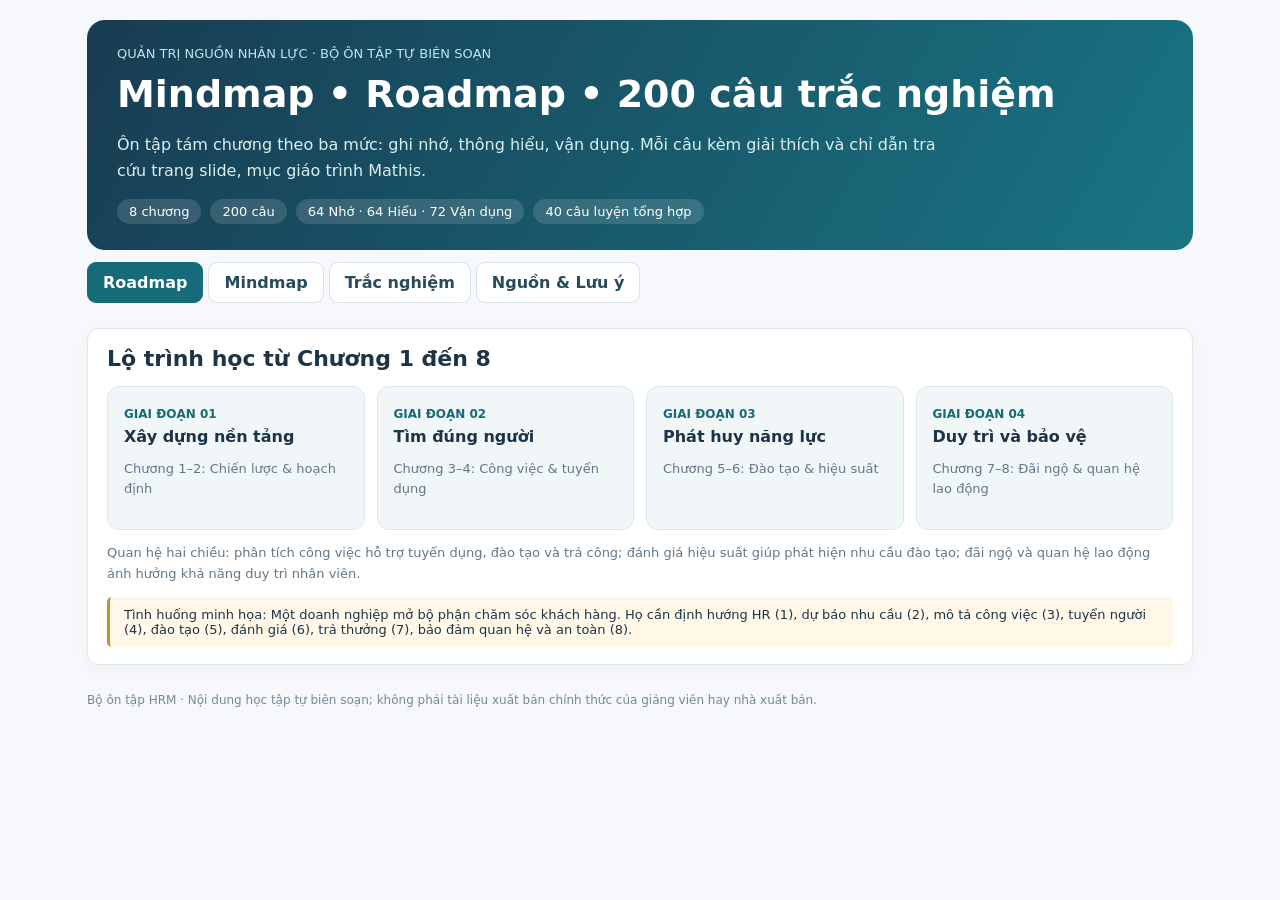
<file: public/hrm-on-tap-8-chuong/index.html>
<!DOCTYPE html><html lang="vi"><head><meta charset="utf-8"><meta name="viewport" content="width=device-width,initial-scale=1"><title>HRM – Ôn tập 8 chương, 200 câu</title><style>
:root{font-family:system-ui,-apple-system,Segoe UI,Arial,sans-serif;color:#1d3447;background:#f6f8fb}
*{box-sizing:border-box}body{margin:0}main{max-width:1150px;margin:0 auto;padding:20px 22px 80px}h1{font-size:clamp(24px,4vw,38px);margin:.3em 0}h2{margin:0 0 15px;font-size:22px}h3{margin:0 0 8px;font-size:16px}p{line-height:1.58}button,select{font:inherit}button{cursor:pointer}button:focus-visible,a:focus-visible{outline:3px solid #20a4ad}.intro{background:linear-gradient(120deg,#183c52,#197584);padding:26px 30px;color:#fff;border-radius:18px}.intro p{color:#dbf0ee;max-width:850px}.stats{display:flex;gap:9px;flex-wrap:wrap}.stats span{background:#ffffff22;padding:5px 12px;border-radius:30px;font-size:13px}.nav{display:flex;gap:5px;flex-wrap:wrap;padding:12px 0;position:sticky;top:0;background:#f6f8fb;z-index:5}.tabbtn{border:1px solid #d5e3e8;color:#274b5b;background:white;padding:10px 15px;border-radius:9px;font-weight:650}.tabbtn.active{background:#166b78;color:white;border-color:#166b78}.tab{display:none}.tab.active{display:block}.card{background:#fff;border:1px solid #dde7ec;border-radius:12px;padding:17px 19px;margin:13px 0;box-shadow:0 4px 18px #153e500a}.road{display:grid;grid-template-columns:repeat(4,1fr);gap:12px}.unit{border:1px solid #dce7e9;border-radius:12px;padding:16px;background:#f1f7f8}.unit span{color:#166b78;font-size:12px;font-weight:bold}.unit strong{display:block;margin:5px 0}.mind-grid{display:grid;grid-template-columns:repeat(2,1fr);gap:12px}.chip{display:inline-block;background:#e8f4f3;color:#146473;padding:4px 10px;border-radius:20px;font-size:12px;font-weight:700}.small{font-size:13px;color:#617789}.filters{display:flex;gap:8px;flex-wrap:wrap;align-items:center;margin-bottom:14px}.filters select{padding:9px;border:1px solid #c9d9e2;border-radius:8px;max-width:100%;background:white}.primary{background:#166b78;border:0;color:white;padding:10px 18px;border-radius:8px;font-weight:700}.secondary{background:white;border:1px solid #bdd4dc;color:#166b78;padding:10px 14px;border-radius:8px;font-weight:650}.question{margin:18px 0}.qhead{display:flex;justify-content:space-between;gap:10px;flex-wrap:wrap;color:#687c85;font-size:12px}.qtext{font-weight:700;font-size:16px;line-height:1.58;margin:9px 0}.opt{display:block;cursor:pointer;border:1px solid #dce6ed;margin:8px 0;padding:9px 12px;border-radius:9px}.opt:hover{background:#f1f7f8}.opt input{margin-right:9px}.opt.correct{border-color:#168168;background:#edf9f5}.opt.incorrect{border-color:#b64f51;background:#fff1f0}.explain{background:#f1f7f8;border-left:3px solid #16788a;padding:13px 15px;margin-top:10px;line-height:1.55}.score{font-size:19px;font-weight:800;color:#166b78;margin:14px 0}.notice{border-left:3px solid #c58f36;background:#fff8e8;padding:10px 14px;border-radius:5px;font-size:13px}.foot{color:#738a95;font-size:12px;margin-top:28px}details{margin-top:8px}summary{cursor:pointer}.refs{font-size:12px;color:#657980}.flex{display:flex;flex-wrap:wrap;gap:8px;align-items:center}.num{display:inline-grid;place-items:center;width:27px;height:27px;background:#d9eaec;color:#135968;border-radius:8px;font-weight:700}ul{padding-left:22px;line-height:1.6}@media(max-width:760px){main{padding:10px 12px 60px}.road,.mind-grid{grid-template-columns:1fr}.intro{padding:20px}.card{padding:14px}.nav{top:0}.tabbtn{flex:1 1 auto;padding:9px 10px;font-size:13px}}
</style></head><body><main>
<header class="intro"><div class="small" style="color:#bfe5e8">QUẢN TRỊ NGUỒN NHÂN LỰC · BỘ ÔN TẬP TỰ BIÊN SOẠN</div><h1>Mindmap • Roadmap • 200 câu trắc nghiệm</h1><p>Ôn tập tám chương theo ba mức: ghi nhớ, thông hiểu, vận dụng. Mỗi câu kèm giải thích và chỉ dẫn tra cứu trang slide, mục giáo trình Mathis.</p><div class="stats"><span>8 chương</span><span>200 câu</span><span>64 Nhớ · 64 Hiểu · 72 Vận dụng</span><span>40 câu luyện tổng hợp</span></div></header>
<nav class="nav"><button class="tabbtn active" data-tab="roadmap">Roadmap</button><button class="tabbtn" data-tab="mindmap">Mindmap</button><button class="tabbtn" data-tab="quiz">Trắc nghiệm</button><button class="tabbtn" data-tab="about">Nguồn & Lưu ý</button></nav>
<section id="roadmap" class="tab active"><div class="card"><h2>Lộ trình học từ Chương 1 đến 8</h2><div class="road" id="roadgrid"></div><p class="small">Quan hệ hai chiều: phân tích công việc hỗ trợ tuyển dụng, đào tạo và trả công; đánh giá hiệu suất giúp phát hiện nhu cầu đào tạo; đãi ngộ và quan hệ lao động ảnh hưởng khả năng duy trì nhân viên.</p><div class="notice">Tình huống minh họa: Một doanh nghiệp mở bộ phận chăm sóc khách hàng. Họ cần định hướng HR (1), dự báo nhu cầu (2), mô tả công việc (3), tuyển người (4), đào tạo (5), đánh giá (6), trả thưởng (7), bảo đảm quan hệ và an toàn (8).</div></div></section>
<section id="mindmap" class="tab"><div class="card"><h2>Mindmap kiến thức trọng tâm</h2><p class="small">Bản đồ được trình bày thành các nhánh theo chương, có số trang để tự đối chiếu với tài liệu gốc.</p><div class="mind-grid" id="mindgrid"></div></div></section>
<section id="quiz" class="tab"><div class="card"><h2>Trắc nghiệm tự luyện</h2><div class="filters"><label>Chế độ <select id="mode"><option value="chapter">Theo chương</option><option value="all">Toàn bộ 200 câu</option><option value="mixed">Đề tổng hợp 40 câu</option><option value="wrong">Ôn câu sai</option></select></label><label>Chương <select id="chapter"><option value="1">Chương 1</option><option value="2">Chương 2</option><option value="3">Chương 3</option><option value="4">Chương 4</option><option value="5">Chương 5</option><option value="6">Chương 6</option><option value="7">Chương 7</option><option value="8">Chương 8</option></select></label><label>Cấp độ <select id="level"><option value="all">Tất cả</option><option value="Nhớ">Ghi nhớ</option><option value="Hiểu">Thông hiểu</option><option value="Vận dụng">Vận dụng</option></select></label><button class="secondary" id="reload">Tạo bộ câu hỏi</button></div><p class="small" id="quizinfo"></p><div id="quizbank"></div><div class="flex"><button id="grade" class="primary">Chấm bài & xem giải thích</button><button id="reset" class="secondary">Làm lại</button></div><div id="score" class="score" aria-live="polite"></div></div></section>
<section id="about" class="tab"><div class="card"><h2>Nguồn và phạm vi sử dụng</h2><p>Tài liệu ôn tập dựa trên slide môn Quản trị nguồn nhân lực (192 trang) và giáo trình <i>Human Resource Management</i>, Mathis và cộng sự, ấn bản 15 (2017). Mục trong Mathis có thể không mang cùng số chương với slide.</p><p><strong>Lưu ý về bản trực tuyến:</strong> Để tôn trọng quyền tác giả, bản công khai không chứa toàn bộ ảnh slide, bản trích xuất nguyên văn 192 trang hoặc nội dung giáo trình. Chỉ dẫn "slide tr." trong lời giải cho biết vị trí cần xem trên tài liệu học tập gốc mà bạn sở hữu hợp pháp.</p><p>Câu hỏi, cách diễn giải và tình huống giả định do người biên soạn tạo nhằm giúp ôn tập. Những ghi chú nhỏ còn khó đọc trong PDF gốc cần được kiểm tra trực tiếp trước khi dùng làm căn cứ học thuật.</p><div class="notice">GitHub Pages là trang công khai trên internet, không phải cơ chế bảo vệ bằng mật khẩu hay "chỉ người có liên kết" đúng nghĩa. Không đưa tài liệu chứa thông tin cá nhân hoặc bản sao có bản quyền lên kho công khai.</div></div></section>
<footer class="foot">Bộ ôn tập HRM · Nội dung học tập tự biên soạn; không phải tài liệu xuất bản chính thức của giảng viên hay nhà xuất bản.</footer></main><script>
const DATA={"q":[{"id":1,"ch":1,"level":"Nhớ","q":"Bản chất của quản trị nguồn nhân lực (HRM) là gì?","opts":["Chỉ xử lý hợp đồng và chấm công","Thiết kế hệ thống quản lý con người nhằm đạt mục tiêu tổ chức","Chỉ tuyển dụng nhân viên mới","Chỉ bảo vệ quyền lợi của nhà quản lý"],"a":1,"why":"HRM bao gồm những chính sách và hoạt động về con người để thực hiện mục tiêu tổ chức; nghiệp vụ hành chính chỉ là một phần của HRM.","slide":"tr.12–14","mathis":"Ch.1, mục 1-1 và 1-3","note":false,"topic":"Ôn tập tổng hợp"},{"id":2,"ch":1,"level":"Nhớ","q":"Trong VRIO, chữ O nhấn mạnh điều gì?","opts":["Chỉ cần sở hữu nhiều người giỏi","Nguồn lực có mức lương cao","Doanh nghiệp tổ chức và khai thác hiệu quả nguồn lực","Nhân lực phải làm thêm giờ"],"a":2,"why":"O là khả năng tổ chức, phối hợp và sử dụng nguồn lực. Có người giỏi nhưng bố trí sai việc vẫn khó tạo lợi thế cạnh tranh.","slide":"tr.15","mathis":"Ch.1, mục 1-2","note":false,"topic":"Ôn tập tổng hợp"},{"id":3,"ch":1,"level":"Hiểu","q":"Vì sao cách tiếp cận HRM chiến lược khác mô hình cổ điển?","opts":["Không cần kỷ luật","Chỉ chú trọng cảm xúc nhân viên","Không dùng chỉ tiêu kinh doanh","Gắn quản lý con người với mục tiêu dài hạn và lợi thế cạnh tranh"],"a":3,"why":"Slide lịch sử chia tư duy từ kiểm soát lao động ở mô hình cổ điển đến kết hợp chiến lược và văn hóa ở HRM hiện đại. Các giai đoạn là cách hệ thống hóa tư duy, không phải niên biểu chính xác của mọi học thuyết.","slide":"tr.18","mathis":"Ch.1, mục 1-2","note":false,"topic":"Ôn tập tổng hợp"},{"id":4,"ch":1,"level":"Hiểu","q":"Theo ghi chú trang 20, mục tiêu HRM KHÔNG chỉ là nâng năng suất mà còn gồm nội dung nào?","opts":["Đáp ứng nhu cầu nhân viên và bố trí đúng chuyên môn","Chỉ tăng số nhân viên bất kể vị trí","Loại bỏ tất cả phúc lợi","Không cần xét yêu cầu nhân viên"],"a":0,"why":"Ghi chú trang 20 nêu ba ý: dùng nhân lực hiệu quả, đáp ứng nhu cầu phát triển của nhân viên, bảo đảm đủ người và sắp xếp đúng bộ phận/chuyên môn.","slide":"tr.20 — ghi chú nhỏ","mathis":"Ch.1, mục 1-3","note":true,"topic":"Ôn tập tổng hợp"},{"id":5,"ch":1,"level":"Vận dụng","q":"Công ty có nhân viên giỏi nhưng quy trình phối hợp rối và không ai được trao quyền. Theo VRIO, nên ưu tiên cải thiện gì?","opts":["Tăng số CV tuyển dụng","Khả năng tổ chức và khai thác năng lực nhân viên","Giảm toàn bộ hoạt động đào tạo","Chỉ mua thêm máy tính"],"a":1,"why":"Vấn đề chính nằm ở yếu tố O của VRIO: tổ chức chưa tạo điều kiện để năng lực có giá trị phát huy tác dụng.","slide":"tr.15","mathis":"Ch.1, mục 1-2","note":false,"topic":"Ôn tập tổng hợp"},{"id":6,"ch":1,"level":"Vận dụng","q":"Giám đốc yêu cầu phòng HR tham gia kế hoạch mở chi nhánh và chứng minh đóng góp bằng KPI, ROI. Đó là vai trò nào?","opts":["Thuần túy hành chính","Chỉ quản lý tiền mặt","Vai trò chiến lược của HRM","Chỉ chăm sóc sức khỏe"],"a":2,"why":"Slide mô tả HRM tham gia chiến lược; ghi chú trang 28 nhấn mạnh HR phải đồng hành với tăng trưởng và lượng hóa đóng góp bằng KPI, ROI, năng suất.","slide":"tr.20–21, 28 — ghi chú nhỏ","mathis":"Ch.1, mục 1-4; Ch.2, mục 2-9","note":true,"topic":"Ôn tập tổng hợp"},{"id":7,"ch":1,"level":"Vận dụng","q":"Doanh nghiệp mở rộng nhanh; theo ghi chú trang 20, cách tổ chức bộ phận nhân sự nào hợp lý hơn?","opts":["Cơ cấu cân đối và linh hoạt theo quy mô, công việc","Giữ cơ cấu cố định bất kể quy mô","Chỉ để một phòng ban làm mọi việc","Không cần chức năng HR"],"a":0,"why":"Ghi chú trang 20 nhấn mạnh yêu cầu tổ chức bộ phận nhân lực cân đối, linh hoạt; quy mô, cơ cấu còn phụ thuộc đặc điểm công việc và điều kiện tổ chức.","slide":"tr.20 — ghi chú nhỏ","mathis":"Ch.1, mục 1-4","note":true,"topic":"Ôn tập tổng hợp"},{"id":8,"ch":2,"level":"Nhớ","q":"Dự báo CẦU nguồn nhân lực trả lời câu hỏi nào?","opts":["Doanh nghiệp đang có bao nhiêu người?","Thị trường có bao nhiêu hồ sơ?","Doanh nghiệp sẽ cần bao nhiêu người và năng lực gì?","Bao nhiêu người nghỉ việc hôm qua?"],"a":2,"why":"Cầu là nhu cầu nhân lực để thực hiện hoạt động/chiến lược; cung là khả năng đáp ứng từ bên trong và bên ngoài.","slide":"tr.33–38","mathis":"Ch.2, mục 2-6","note":false,"topic":"Ôn tập tổng hợp"},{"id":9,"ch":2,"level":"Nhớ","q":"Theo ghi chú nhỏ trang 32, sau bước phân tích quan hệ cung – cầu cần làm gì?","opts":["Kết thúc, không cần theo dõi","Kiểm tra và đánh giá việc thực hiện","Chỉ sa thải người dư thừa","Chỉ tăng giờ làm"],"a":1,"why":"Ghi chú trang 32 trình bày sáu bước chi tiết; bước cuối là kiểm tra và đánh giá tình hình thực hiện, làm căn cứ điều chỉnh.","slide":"tr.32 — ghi chú nhỏ","mathis":"Ch.2, mục 2-3 và 2-7","note":true,"topic":"Ôn tập tổng hợp"},{"id":10,"ch":2,"level":"Hiểu","q":"Theo ghi chú trang 34, cách dự báo nào được nêu là ví dụ cho nhu cầu ngắn hạn?","opts":["Chỉ dùng kế hoạch kế nhiệm 20 năm","Chỉ dùng thuyết Z","Chỉ khảo sát văn hóa tổ chức","Theo năng suất lao động và tiêu chuẩn định biên"],"a":3,"why":"Ghi chú trang 34 nêu ngắn hạn có thể dùng năng suất, định biên và mức bình quân; dài hạn có thể xét xu hướng/hồi quy. Đây là gợi ý lựa chọn phương pháp, không phải ranh giới tuyệt đối.","slide":"tr.34 — ghi chú nhỏ","mathis":"Ch.2, mục 2-6","note":true,"topic":"Ôn tập tổng hợp"},{"id":11,"ch":2,"level":"Hiểu","q":"Delphi khác kỹ thuật nhóm danh nghĩa ở điểm nào?","opts":["Delphi thường có các vòng chuyên gia ẩn danh, nhóm danh nghĩa gặp mặt thảo luận có cấu trúc","Delphi luôn dùng hồi quy","Nhóm danh nghĩa không sử dụng chuyên gia","Hai phương pháp chỉ dùng cho kế toán"],"a":0,"why":"Slide tr.35 liệt kê cả hai; ghi chú bên lề nêu ẩn danh/nhiều vòng và gặp mặt/thảo luận nhóm. Mathis cũng phân biệt hai kỹ thuật dự báo dựa vào phán đoán.","slide":"tr.35 — ghi chú nhỏ","mathis":"Ch.2, hình 2-7, tr.59","note":true,"topic":"Ôn tập tổng hợp"},{"id":12,"ch":2,"level":"Vận dụng","q":"Dự kiến có 900 yêu cầu/ngày, mỗi nhân viên xử lý 30 yêu cầu/ngày. Nhu cầu nhân viên dự báo theo năng suất là bao nhiêu?","opts":["15","20","30","45"],"a":2,"why":"Dự báo cầu theo năng suất: 900 / 30 = 30 người, với giả định công suất và thời gian làm việc phù hợp.","slide":"tr.35 — phương pháp tỷ lệ năng suất","mathis":"Ch.2, mục 2-6a","note":false,"topic":"Ôn tập tổng hợp"},{"id":13,"ch":2,"level":"Vận dụng","q":"Bộ phận có 20 người; dự kiến 3 nghỉ, 2 chuyển đến. Cầu năm tới 25 người. Thiếu hụt bao nhiêu?","opts":["5","6","8","10"],"a":1,"why":"Cung nội bộ dự kiến là 20 − 3 + 2 = 19 người; cầu 25 nên thiếu 25 − 19 = 6. Phải dự báo dòng nhân lực chứ không lấy số hiện tại làm cung tương lai.","slide":"tr.36–38","mathis":"Ch.2, mục 2-6 và 2-7","note":false,"topic":"Ôn tập tổng hợp"},{"id":14,"ch":2,"level":"Vận dụng","q":"ABC muốn theo dõi đồng thời lợi nhuận, khách hàng, quy trình và năng lực học tập. Công cụ nào phù hợp nhất?","opts":["Chỉ bảng lương","Chỉ Skills Inventory","Thẻ điểm cân bằng (BSC)","Chỉ phỏng vấn nghỉ việc"],"a":2,"why":"BSC theo slide tr.42 kết hợp bốn phương diện: tài chính, khách hàng, quy trình nội bộ, học tập và phát triển. Benchmarking chỉ tập trung so sánh với chuẩn.","slide":"tr.40–44, đặc biệt tr.42","mathis":"Ch.2, mục 2-9c","note":false,"topic":"Ôn tập tổng hợp"},{"id":15,"ch":3,"level":"Nhớ","q":"Bản mô tả công việc (JD) khác bản tiêu chuẩn công việc (JS) ở chỗ nào?","opts":["JD nói nhiệm vụ/trách nhiệm; JS nêu yêu cầu đối với người thực hiện","JD là mức lương; JS là thưởng","JD đánh giá nhân viên; JS là phúc lợi","Hai tài liệu luôn giống nhau"],"a":0,"why":"JD mô tả nhiệm vụ và bối cảnh; JS quy định KSAO của người đảm nhận. Ghi chú tr.53 nhấn mạnh kết quả phân tích phải lập được hai bảng này.","slide":"tr.53 — ghi chú nhỏ","mathis":"Ch.4, mục 4-8","note":true,"topic":"Ôn tập tổng hợp"},{"id":16,"ch":3,"level":"Nhớ","q":"KSAO gồm những thành phần nào?","opts":["Kinh phí, thâm niên, tài sản, tổ chức","Kiến thức, kỹ năng, khả năng, các đặc điểm khác","Khối lượng, lương, nghỉ phép, khen thưởng","Kỷ luật, an toàn, ông chủ, tài chính"],"a":1,"why":"KSAO viết tắt Knowledge, Skills, Abilities, Other characteristics, là căn cứ xác định người phù hợp công việc.","slide":"tr.53 — ghi chú nhỏ","mathis":"Ch.4, mục 4-4 và 4-8","note":true,"topic":"Ôn tập tổng hợp"},{"id":17,"ch":3,"level":"Hiểu","q":"Theo ghi chú trang 47, việc đầu tiên cần làm khi phân tích công việc là gì?","opts":["Chọn mức lương ngay","Sa thải người làm yếu","Xác định rõ mục tiêu của việc phân tích","Chỉ đăng tuyển"],"a":2,"why":"Ghi chú hỏi “bước đầu phải xác định mục tiêu của việc phân tích là gì?”; vì thông tin cần thu thập phụ thuộc mục đích sử dụng (tuyển, đào tạo, thiết kế lại...).","slide":"tr.47, 51 — ghi chú nhỏ","mathis":"Ch.4, phần Job Analysis","note":true,"topic":"Ôn tập tổng hợp"},{"id":18,"ch":3,"level":"Hiểu","q":"Theo ghi chú trang 52, phương pháp quan sát trực tiếp phù hợp nhất với trường hợp nào?","opts":["Công việc lặp lại, có quy trình và thao tác dễ nhìn thấy","Chiến lược bí mật khó quan sát","Mọi nhiệm vụ tư duy vô hình","Chỉ việc quản trị cấp cao"],"a":0,"why":"Ghi chú tr.52 nêu công việc có quy trình rõ ràng và có thể quan sát trực tiếp. Với nội dung khó nhìn thấy, phỏng vấn hoặc bảng hỏi thường giúp bổ sung thông tin.","slide":"tr.52 — ghi chú nhỏ","mathis":"Ch.4, phần Job Analysis Methods","note":true,"topic":"Ôn tập tổng hợp"},{"id":19,"ch":3,"level":"Vận dụng","q":"Một nhân viên được bổ sung 3 nhiệm vụ tương tự nhưng không tăng quyền tự quyết. Đây là gì?","opts":["Làm giàu công việc","Luân chuyển công việc","Phát triển kế nhiệm","Mở rộng công việc"],"a":3,"why":"Job Enlargement tăng phạm vi/số lượng nhiệm vụ; Job Enrichment tăng chiều sâu như quyền tự chủ hoặc trách nhiệm.","slide":"tr.58–60","mathis":"Ch.4, mục 4-2d","note":false,"topic":"Ôn tập tổng hợp"},{"id":20,"ch":3,"level":"Vận dụng","q":"Công ty muốn nhân viên hiểu rõ kết quả đóng góp và có quyền quyết định cách xử lý yêu cầu. Nên cải thiện đặc điểm công việc nào?","opts":["Chỉ tăng số lượng giấy tờ","Quyền tự chủ và phản hồi","Giảm mọi nhiệm vụ","Chỉ chấm công"],"a":1,"why":"Mô hình đặc điểm công việc ở tr.55 có quyền tự chủ và phản hồi, giúp người lao động cảm nhận trách nhiệm và biết kết quả thực hiện.","slide":"tr.55","mathis":"Ch.4, mục 4-2e","note":false,"topic":"Ôn tập tổng hợp"},{"id":21,"ch":3,"level":"Vận dụng","q":"Bộ phận tuyển dụng cần biết ứng viên kế toán phải có kỹ năng gì. Nên xem tài liệu nào đầu tiên?","opts":["Biên bản nghỉ phép","Kế hoạch tổ chức tiệc","Bản tiêu chuẩn công việc (JS)","Bảng chi phí văn phòng"],"a":2,"why":"JS quy định kiến thức, kỹ năng, khả năng và đặc điểm cần có; thông tin này được rút ra từ phân tích công việc và hỗ trợ Chương 4 tuyển chọn.","slide":"tr.49–53","mathis":"Ch.4, mục 4-4 và 4-8","note":false,"topic":"Ôn tập tổng hợp"},{"id":22,"ch":4,"level":"Nhớ","q":"Tuyển mộ (Recruitment) và tuyển chọn (Selection) khác nhau thế nào?","opts":["Tuyển mộ là sa thải, tuyển chọn là đào tạo","Tuyển mộ thu hút ứng viên, tuyển chọn đánh giá/lựa chọn","Cả hai đều chỉ trả lương","Tuyển chọn xảy ra trước khi có ứng viên"],"a":1,"why":"Tuyển mộ tạo nguồn ứng viên; tuyển chọn lựa chọn người phù hợp từ nguồn đã có. Slide tr.69–70 phân biệt hai quá trình.","slide":"tr.69–71","mathis":"Ch.6 và Ch.7","note":false,"topic":"Ôn tập tổng hợp"},{"id":23,"ch":4,"level":"Nhớ","q":"Tính hiệu lực (Validity) của bài kiểm tra tuyển chọn chủ yếu nói đến điều gì?","opts":["Chấm càng nhanh càng tốt","Luôn cho cùng điểm","Dự báo hoặc đo đúng yếu tố cần đánh giá","Ứng viên thích bài kiểm tra"],"a":2,"why":"Validity kiểm tra xem công cụ có đo/dự báo đúng năng lực liên quan đến công việc; reliability mới nói về sự nhất quán.","slide":"tr.80–81","mathis":"Ch.7, mục 7-1","note":false,"topic":"Ôn tập tổng hợp"},{"id":24,"ch":4,"level":"Hiểu","q":"Theo ghi chú trang 69, trước khi lập thông báo tuyển mộ cần có căn cứ cơ bản nào?","opts":["Bản mô tả và bản tiêu chuẩn công việc","Báo cáo lợi nhuận quý mới nhất duy nhất","Danh sách nhân viên nghỉ phép","Chỉ mức thưởng cuối năm"],"a":0,"why":"Ghi chú tr.69 nêu bước lập kế hoạch tuyển mộ “phải tạo được bản mô tả công việc và bảng tiêu chuẩn công việc”, rồi xác định nguồn, phương pháp, nơi và thời gian tuyển.","slide":"tr.69 — ghi chú nhỏ","mathis":"Ch.6, mục 6-2; Ch.4, mục 4-8","note":true,"topic":"Ôn tập tổng hợp"},{"id":25,"ch":4,"level":"Hiểu","q":"Công ty cần ứng viên có kỹ năng mới chưa tồn tại trong tổ chức. Nguồn nào thường phù hợp hơn?","opts":["Chỉ nội bộ","Không cần ứng viên","Chỉ nhân viên từng nghỉ phép","Xem xét tuyển từ bên ngoài"],"a":3,"why":"Tuyển ngoài giúp mở rộng nguồn ứng viên và bổ sung năng lực chưa có, dù có thể tăng chi phí và thời gian thích nghi.","slide":"tr.73–76","mathis":"Ch.6, mục 6-5 và 6-6","note":false,"topic":"Ôn tập tổng hợp"},{"id":26,"ch":4,"level":"Vận dụng","q":"Nhà tuyển dụng hỏi: “Nếu khách hàng đòi hoàn tiền không đúng điều kiện, bạn sẽ xử lý thế nào?” Đây là kiểu phỏng vấn nào?","opts":["Phỏng vấn tình huống","Phỏng vấn hoàn toàn bằng hồ sơ","Chỉ phỏng vấn tiểu sử","Phỏng vấn bất kỳ không có mục tiêu"],"a":0,"why":"Ứng viên được yêu cầu xử lý tình huống giả định. Ghi chú tr.70 mô tả phỏng vấn tình huống là trả lời cách xử lý công việc trong tình huống giả định.","slide":"tr.70 và tr.83–85 — ghi chú nhỏ","mathis":"Ch.7, phần Selection Interviewing","note":true,"topic":"Ôn tập tổng hợp"},{"id":27,"ch":4,"level":"Vận dụng","q":"Bài kiểm tra cho kết quả rất ổn định nhưng chủ yếu đo trí nhớ không liên quan công việc bán hàng. Thiếu yếu tố nào?","opts":["Tính tin cậy","Tính hiệu lực cho mục tiêu tuyển chọn","Số lượng phúc lợi","Thương hiệu tuyển dụng"],"a":1,"why":"Bài kiểm tra có thể tin cậy nhưng không hiệu lực đối với yêu cầu công việc. Cần đánh giá được năng lực liên quan vị trí.","slide":"tr.80–82","mathis":"Ch.7, mục 7-1","note":false,"topic":"Ôn tập tổng hợp"},{"id":28,"ch":4,"level":"Vận dụng","q":"Kênh A nhận 100 CV và 10 CV đạt tiêu chuẩn; kênh B nhận 40 CV và 12 CV đạt. Nhận xét nào đúng về tỷ lệ hồ sơ đạt chuẩn?","opts":["A cao hơn B","Hai kênh bằng nhau","B cao hơn A","Không thể tính tỷ lệ"],"a":2,"why":"A đạt 10/100 = 10%; B đạt 12/40 = 30%. B cao hơn về tỷ lệ đạt chuẩn, nhưng đánh giá hiệu quả tổng thể vẫn cần xem chi phí, thời gian và kết quả tuyển dụng.","slide":"tr.88","mathis":"Ch.6, mục 6-7","note":false,"topic":"Ôn tập tổng hợp"},{"id":29,"ch":5,"level":"Nhớ","q":"Đào tạo (Training) và phát triển (Development) khác nhau chủ yếu ở đâu?","opts":["Đào tạo chủ yếu phục vụ công việc hiện tại; phát triển mở rộng năng lực cho tương lai","Phát triển chỉ là trả thưởng","Đào tạo chỉ dành cho quản lý","Không có khác biệt nào"],"a":0,"why":"Slide tr.92 định nghĩa đào tạo giúp có năng lực thực hiện công việc; tr.109 nêu phát triển vượt phạm vi công việc hiện tại cho hiện tại và tương lai.","slide":"tr.92, 109","mathis":"Ch.8 và Ch.9","note":false,"topic":"Ôn tập tổng hợp"},{"id":30,"ch":5,"level":"Nhớ","q":"Thứ tự nào phù hợp với sơ đồ quy trình đào tạo trong slide?","opts":["Thực hiện → chi thưởng → tuyển dụng","Nhu cầu → thiết kế → phát triển tài liệu → thực hiện → đánh giá","Tuyển mộ → kỷ luật → nghỉ việc","Đánh giá → sa thải → phát triển"],"a":1,"why":"Slide tr.97 trình bày năm phần: xác định nhu cầu, thiết kế, phát triển, thực hiện, đánh giá và có vòng phản hồi để điều chỉnh.","slide":"tr.97","mathis":"Ch.8, phần Training Process","note":false,"topic":"Ôn tập tổng hợp"},{"id":31,"ch":5,"level":"Hiểu","q":"Ba cấp độ phân tích nhu cầu đào tạo là gì?","opts":["Tỉnh, thành phố, quốc gia","Lương, thưởng, phúc lợi","Tổ chức, công việc, cá nhân","Tuyển, sa thải, nghỉ phép"],"a":2,"why":"Slide tr.98–99 chia nhu cầu thành tổ chức, công việc và cá nhân; giúp xác định vấn đề nào, kỹ năng gì, ai cần học.","slide":"tr.98–99","mathis":"Ch.8, phần Training Needs Assessment","note":false,"topic":"Ôn tập tổng hợp"},{"id":32,"ch":5,"level":"Hiểu","q":"Theo ghi chú nhỏ trang 97, yếu tố nào cần lưu ý khi thiết kế mục tiêu đào tạo?","opts":["Đặt mục tiêu càng cao càng tốt, không cần người học","Không cần động lực học tập","Chỉ cần chi phí thấp","Mục tiêu thực tế và động lực/khả năng học của người học"],"a":3,"why":"Ghi chú tr.97 nhắc không đặt mục tiêu quá cao; người học cần muốn học và có kỹ năng học. Đây là điều kiện giúp chương trình khả thi.","slide":"tr.97 — ghi chú nhỏ","mathis":"Ch.8, phần Training Design","note":true,"topic":"Ôn tập tổng hợp"},{"id":33,"ch":5,"level":"Vận dụng","q":"Học viên đánh giá khóa học rất hay nhưng chưa áp dụng kỹ năng vào công việc. Mức đánh giá nào cần kiểm tra?","opts":["Phản ứng","Hành vi","Số hồ sơ tuyển dụng","Cung lao động"],"a":1,"why":"Trong bốn mức đánh giá, phản ứng là mức thích/không thích; hành vi là có sử dụng điều đã học trong công việc hay không.","slide":"tr.107–108","mathis":"Ch.8, phần Training Evaluation","note":false,"topic":"Ôn tập tổng hợp"},{"id":34,"ch":5,"level":"Vận dụng","q":"Nhân viên mới chưa hiểu văn hóa, đồng nghiệp và quy trình. Nên áp dụng chương trình gì trước?","opts":["Đào tạo định hướng/hội nhập","Chỉ đào tạo lãnh đạo cấp cao","Kế hoạch nghỉ hưu","Chỉ tăng thưởng ngẫu nhiên"],"a":0,"why":"Slide tr.105–106 giải thích đào tạo định hướng giúp nhân viên mới hiểu công ty, công việc, nhiệm vụ và người liên quan; đồng thời theo dõi các chỉ tiêu nhân viên mới.","slide":"tr.105–106","mathis":"Ch.8, phần Orientation","note":false,"topic":"Ôn tập tổng hợp"},{"id":35,"ch":5,"level":"Vận dụng","q":"Trưởng phòng có khả năng nghỉ hưu năm tới. Công ty chuẩn bị nhân viên tiềm năng thay thế. Đó là gì?","opts":["Benchmarking","Trả hoa hồng nhóm","Kế hoạch kế nhiệm","Làm việc theo sản phẩm"],"a":2,"why":"Slide tr.115–116 nêu kế hoạch kế nhiệm chuẩn bị vị trí có thể bị khuyết; HR hỗ trợ nhận diện kỹ năng tương lai và nhân viên tiềm năng.","slide":"tr.115–116","mathis":"Ch.9, phần Succession Planning","note":false,"topic":"Ôn tập tổng hợp"},{"id":36,"ch":6,"level":"Nhớ","q":"Đâu là quan hệ đúng giữa quản trị và đánh giá hiệu suất?","opts":["Đánh giá bao trùm quản trị nhân lực","Hai hoạt động không liên quan","Quản trị hiệu suất là hệ thống rộng, đánh giá là một phần","Quản trị chỉ là chấm điểm cuối năm"],"a":2,"why":"Slide tr.121–122 và Mathis Ch.10 phân biệt quản trị hiệu suất rộng hơn, gồm đặt mục tiêu, theo dõi, phản hồi và cải thiện; đánh giá là đo kết quả so chuẩn.","slide":"tr.121–123","mathis":"Ch.10, mục 10-1 và 10-3","note":false,"topic":"Ôn tập tổng hợp"},{"id":37,"ch":6,"level":"Nhớ","q":"Trong sơ đồ đánh giá hiệu suất 6 bước, bước ngay sau thực hiện đánh giá là gì?","opts":["Thảo luận kết quả với người lao động","Bỏ qua hồ sơ","Trả thưởng mà không phản hồi","Chỉ thay đổi bộ máy"],"a":0,"why":"Slide tr.125 xếp thứ tự: xây dựng chuẩn, chính sách/thông báo, thực hiện, thảo luận kết quả, lập hồ sơ, ra quyết định tiếp theo.","slide":"tr.125","mathis":"Ch.10, phần Appraisal Feedback","note":false,"topic":"Ôn tập tổng hợp"},{"id":38,"ch":6,"level":"Hiểu","q":"Theo ghi chú trang 126, tiêu chí “giúp đỡ đồng nghiệp” thuộc loại thông tin nào?","opts":["Chỉ doanh thu","Hành vi làm việc","Chỉ số lượng sản phẩm","Chi phí vốn"],"a":1,"why":"Ghi chú tr.126 phân biệt kết quả (ví dụ số đơn, tỷ lệ phân loại đúng) với hành vi (ví dụ hỗ trợ đồng nghiệp, đóng góp ý tưởng).","slide":"tr.126 — ghi chú nhỏ","mathis":"Ch.10, mục 10-2","note":true,"topic":"Ôn tập tổng hợp"},{"id":39,"ch":6,"level":"Hiểu","q":"Một hệ thống chấm gần như tất cả nhân viên 7 điểm dù mức hoàn thành khác nhau đang thiếu yếu tố nào?","opts":["Nhu cầu tuyển dụng","Phúc lợi","Khả năng phân biệt các mức hiệu suất (độ nhạy)","Thời hạn hợp đồng"],"a":2,"why":"Slide tr.128 giải thích độ nhạy là khả năng phân biệt rõ các mức hoàn thành. Dồn hết về trung bình cũng liên quan lỗi chủ nghĩa trung bình ở tr.138.","slide":"tr.128, 138","mathis":"Ch.10, phần Performance Standards và Rater Errors","note":false,"topic":"Ôn tập tổng hợp"},{"id":40,"ch":6,"level":"Vận dụng","q":"Theo ghi chú trang 131, nếu muốn so sánh từng cặp nhân viên bằng ma trận, nên dùng phương pháp nào?","opts":["BARS","MBO","Danh mục kiểm tra","So sánh cặp"],"a":3,"why":"Ghi chú tr.131 nêu xếp hạng đơn giản, xếp hạng luân phiên và “phương pháp so sánh cặp: lập ma trận”.","slide":"tr.131 — ghi chú nhỏ","mathis":"Ch.10, mục 10-5c","note":true,"topic":"Ôn tập tổng hợp"},{"id":41,"ch":6,"level":"Vận dụng","q":"Quản lý chấm tất cả tiêu chí của nhân viên rất cao chỉ vì nhân viên giao tiếp duyên dáng. Đây là lỗi gì?","opts":["Hiệu ứng hào quang","Sai lệch do sự kiện gần","Chủ nghĩa trung bình","Tính hiệu lực"],"a":0,"why":"Một đặc điểm nổi bật chi phối toàn bộ đánh giá là hiệu ứng hào quang, được slide định nghĩa riêng ở tr.132.","slide":"tr.132","mathis":"Ch.10, mục 10-6a","note":false,"topic":"Ôn tập tổng hợp"},{"id":42,"ch":6,"level":"Vận dụng","q":"Nhà quản lý chỉ nhớ lỗi tuần cuối và chấm thấp cả quý dù ba tháng trước nhân viên làm tốt. Đó là gì?","opts":["Phân tích công việc","Ảnh hưởng sự kiện gần nhất","Phát triển nghề nghiệp","Đánh giá công việc bằng điểm"],"a":1,"why":"Slide tr.137 nêu lỗi bị ảnh hưởng bởi sự kiện gần hoặc đầu tiên; phải thu thập bằng chứng đại diện cho cả kỳ.","slide":"tr.137–139","mathis":"Ch.10, mục 10-6a","note":false,"topic":"Ôn tập tổng hợp"},{"id":43,"ch":7,"level":"Nhớ","q":"Nhóm nào đúng với cấu trúc tổng đãi ngộ của slide?","opts":["Chỉ lương cứng","Chỉ bảo hiểm","Hữu hình trực tiếp, hữu hình gián tiếp và vô hình","Chỉ cổ phiếu"],"a":2,"why":"Slide tr.145 chia thành ba nhóm: lương/thưởng, phúc lợi, và những lợi ích vô hình như môi trường làm việc, quyền tự chủ, phát triển.","slide":"tr.144–145","mathis":"Ch.11, mục 11-1a","note":false,"topic":"Ôn tập tổng hợp"},{"id":44,"ch":7,"level":"Nhớ","q":"Theo slide trang 146, trả công theo sản phẩm chủ yếu căn cứ vào yếu tố nào?","opts":["Số lượng đơn vị sản phẩm đạt điều kiện tính lương","Số ngày sinh nhật","Chỉ thâm niên","Thời gian đi lại"],"a":0,"why":"Trả theo sản phẩm gắn thù lao với sản lượng, giúp khuyến khích năng suất nhưng cần kiểm soát chất lượng.","slide":"tr.146","mathis":"Ch.11, nội dung Base Pay","note":false,"topic":"Ôn tập tổng hợp"},{"id":45,"ch":7,"level":"Hiểu","q":"Thưởng cho cả nhóm khi nhóm hoàn thành mục tiêu là kiểu chi trả linh hoạt nào?","opts":["Theo cá nhân","Theo nhóm","Theo thị trường lao động quốc gia","Theo nhà nước"],"a":1,"why":"Slide tr.147 chia theo cá nhân, nhóm, tổ chức; ghi chú bên lề nói thưởng nhóm khi hoàn thành mục tiêu chung để tăng hợp tác.","slide":"tr.147 — ghi chú nhỏ","mathis":"Ch.12, Variable Pay","note":true,"topic":"Ôn tập tổng hợp"},{"id":46,"ch":7,"level":"Hiểu","q":"Theo ghi chú trang 154, cách đánh giá GIÁ TRỊ CÔNG VIỆC bằng hệ thống điểm là gì?","opts":["Phỏng vấn hành vi","Trả lương theo ngày công","So sánh từng nhân viên","Phương pháp cho điểm (point method)"],"a":3,"why":"Ghi chú tr.154 liệt kê xếp hạng, phân loại và cho điểm khi định giá công việc; phương pháp cho điểm xây dựng bảng điểm cho các vị trí theo yếu tố công việc. Đây không phải chấm hiệu suất cá nhân.","slide":"tr.154 — ghi chú nhỏ","mathis":"Ch.11, phần Job Evaluation","note":true,"topic":"Ôn tập tổng hợp"},{"id":47,"ch":7,"level":"Vận dụng","q":"Theo ghi chú trong slide trang 154 và 163, phương án gần chiến lược “dẫn đầu thị trường” được gắn với mức nào?","opts":["Q1 thấp nhất","Q2 trung vị thấp","Q3 và nhóm lương tương đối cao","Không bao giờ so mức thị trường"],"a":2,"why":"Ghi chú tr.154 ghi dẫn đầu thị trường – Q3, tương đương – Q2, theo sau – Q1. Tr.163 mô tả các phân vị để tham khảo. Đây là ký hiệu trong ghi chú của slide, không phải quy tắc bắt buộc cho mọi doanh nghiệp.","slide":"tr.151–154, 163 — ghi chú nhỏ","mathis":"Ch.11, Compensation Strategy","note":true,"topic":"Ôn tập tổng hợp"},{"id":48,"ch":7,"level":"Vận dụng","q":"Doanh nghiệp xây cấu trúc lương dựa vào giá trị vị trí và khảo sát thị trường, sau đó xét thành tích từng người. Cách làm nào đúng?","opts":["Tách giá trị công việc và kết quả cá nhân thành hai căn cứ","Chỉ trả theo cảm tình của lãnh đạo","Không cần phân tích công việc","Chỉ trả giống nhau cho mọi vị trí"],"a":0,"why":"Sơ đồ tr.154 nối Job Analysis → định giá công việc/khảo sát lương/chính sách → cấu trúc lương; kết quả đánh giá hiệu suất góp phần xác định mức trả cá nhân.","slide":"tr.154–158","mathis":"Ch.11, phần Pay Structure","note":false,"topic":"Ôn tập tổng hợp"},{"id":49,"ch":7,"level":"Vận dụng","q":"Nhân viên được quyền mua cổ phiếu công ty ở giá xác định trong thời hạn quy định, nhưng chưa mua. Đây là gì?","opts":["Đã nhận lương sản phẩm","Đã sở hữu trực tiếp toàn bộ cổ phần","Phúc lợi khám sức khỏe","Quyền chọn cổ phiếu (stock option)"],"a":3,"why":"Slide tr.162 mô tả quyền mua số cổ phiếu xác định với giá và thời hạn cụ thể; quyền chọn khác với đã sở hữu cổ phần ở tr.161.","slide":"tr.161–162","mathis":"Ch.12, Executive Compensation","note":false,"topic":"Ôn tập tổng hợp"},{"id":50,"ch":8,"level":"Nhớ","q":"Ba chủ thể quan hệ lao động nêu ở slide là ai?","opts":["Khách hàng, ngân hàng, cổ đông","Người lao động, người sử dụng lao động, Nhà nước","Chỉ nhân viên và đồng nghiệp","Chỉ người tuyển dụng"],"a":1,"why":"Slide tr.169 liệt kê người sử dụng lao động, người lao động và Nhà nước; giúp hiểu quyền lợi và trách nhiệm trong quan hệ lao động.","slide":"tr.168–169","mathis":"Ch.16, Union–Management Relations","note":false,"topic":"Ôn tập tổng hợp"},{"id":51,"ch":8,"level":"Nhớ","q":"Slide trang 171 nêu ba trạng thái quan hệ lao động tích cực nào?","opts":["Lương, thưởng, bảo hiểm","Đình công, lãn công, kỷ luật","Hài lòng, cam kết, lòng trung thành","Nghỉ phép, thuyên chuyển, tuyển dụng"],"a":2,"why":"Slide tr.171 định nghĩa sự hài lòng, cam kết với tổ chức và lòng trung thành; ba khái niệm có liên quan nhưng không đồng nghĩa.","slide":"tr.171","mathis":"Ch.5, Individual/Organization Relations","note":false,"topic":"Ôn tập tổng hợp"},{"id":52,"ch":8,"level":"Hiểu","q":"Theo ghi chú tr.175, công bằng thủ tục nhấn mạnh điều gì?","opts":["Số tiền mọi người nhận được","Phong cách trang trí văn phòng","Ai giao tiếp dễ nghe hơn","Quy trình ra quyết định có công bằng, nhất quán không"],"a":3,"why":"Ghi chú tr.175 viết “công bằng trong quá trình ra quyết định, công bằng về mặt quy trình”; phân phối nói về kết quả, đối xử nói về ứng xử.","slide":"tr.175 — ghi chú nhỏ","mathis":"Ch.15, mục 15-2d, Organizational Justice","note":true,"topic":"Ôn tập tổng hợp"},{"id":53,"ch":8,"level":"Hiểu","q":"Theo slide 173–174, điểm khác giữa phòng ngừa và giải quyết tranh chấp là gì?","opts":["Phòng ngừa tạo đối thoại trước; giải quyết dùng thương lượng/hòa giải khi có tranh chấp","Cả hai đều chỉ có thể sa thải","Phòng ngừa không cần thông tin","Giải quyết không cần đại diện lao động"],"a":0,"why":"Slide tr.173 nêu thông tin, thảo luận định kỳ, đại diện; tr.174 nêu thương lượng, hòa giải, minh bạch và sự tham gia đại diện.","slide":"tr.172–174","mathis":"Ch.16, Union–Management Relations","note":false,"topic":"Ôn tập tổng hợp"},{"id":54,"ch":8,"level":"Vận dụng","q":"Công ty trả thưởng như nhau nhưng giám đốc công khai mắng một nhân viên, không giải thích quyết định. Vấn đề chính thuộc loại công bằng nào?","opts":["Chỉ công bằng phân phối","Công bằng đối xử và có thể cả thủ tục","Chỉ số giờ đào tạo","Chỉ cung nhân lực"],"a":1,"why":"Kết quả thưởng bằng nhau chưa nói cách ứng xử và giải thích đã công bằng. Slide tr.175 tách phân phối, thủ tục và đối xử; ghi chú nêu sự tôn trọng trong giao tiếp.","slide":"tr.175 — ghi chú nhỏ","mathis":"Ch.15, mục 15-2d","note":true,"topic":"Ôn tập tổng hợp"},{"id":55,"ch":8,"level":"Vận dụng","q":"Nhân viên kho báo nguy cơ tai nạn máy nâng. Theo slide, cách tiếp cận phù hợp nhất là gì?","opts":["Chỉ yêu cầu nhân viên cẩn thận","Bỏ qua nếu chưa ai bị thương","Thiết kế phòng ngừa, kiểm tra và huấn luyện","Giảm thời gian nghỉ trưa"],"a":2,"why":"Slide tr.187 nêu ba phương pháp phòng ngừa tai nạn: thiết kế an toàn, thanh tra/nghiên cứu, huấn luyện/vận động; tr.189 yêu cầu hệ thống quản lý liên tục.","slide":"tr.181–189","mathis":"Ch.14, Risk Management and Worker Protection","note":false,"topic":"Ôn tập tổng hợp"},{"id":56,"ch":8,"level":"Vận dụng","q":"Doanh nghiệp chỉ phát tờ rơi về rủi ro sức khỏe và tổ chức sàng lọc cơ bản, chưa có chương trình dài hạn. Theo slide tr.191 thuộc cấp độ nào?","opts":["Level 1: Nhận thức và thông tin","Level 2: Lối sống lành mạnh","Level 3: Tích hợp chương trình sức khỏe","Không thuộc cấp nào"],"a":0,"why":"Sơ đồ ba mức tại tr.191 đặt tài liệu, sự kiện và sàng lọc nguy cơ ở Level 1; ghi chú nhỏ nhấn mạnh việc sàng lọc rủi ro sức khỏe.","slide":"tr.191 — ghi chú nhỏ","mathis":"Ch.14, nội dung Wellness Programs","note":true,"topic":"Ôn tập tổng hợp"},{"id":57,"ch":1,"level":"Nhớ","q":"Hoạt động nào thuộc bảy nhóm chức năng HRM trong slide?","opts":["Thiết kế chiến dịch quảng cáo sản phẩm","Quyết định tỷ giá hối đoái","Lập báo cáo thuế doanh nghiệp","Đánh giá hiệu suất công việc"],"a":3,"why":"Slide liệt kê hoạch định, phân tích công việc, tuyển dụng, đào tạo, đánh giá, đãi ngộ, quan hệ lao động và an toàn.","slide":"tr.12","mathis":"Ch.1, mục 1-3","note":false,"topic":"Các chức năng HRM"},{"id":58,"ch":1,"level":"Nhớ","q":"Theo ghi chú tr.14, nguồn nhân lực liên quan đến những năng lực nào của con người được sử dụng trong lao động?","opts":["Trí lực và thể lực","Chỉ tài sản máy móc","Chỉ nguồn vốn tiền tệ","Chỉ cơ sở vật chất"],"a":0,"why":"Ghi chú nhỏ viết về khả năng trí lực, thể lực của con người được vận dụng vào quá trình lao động, sản xuất.","slide":"tr.14 – ghi chú nhỏ","mathis":"Ch.1, mục 1-2","note":true,"topic":"Nguồn nhân lực"},{"id":59,"ch":1,"level":"Nhớ","q":"Trong VRIO, yếu tố I thể hiện điều gì?","opts":["Doanh nghiệp có nhiều chi nhánh","Khó bị bắt chước","Dễ thay thế","Chỉ có giá trị trước mắt"],"a":1,"why":"I = Inimitable, nhấn mạnh khó sao chép năng lực nguồn nhân lực và cách vận hành.","slide":"tr.15","mathis":"Ch.1, mục 1-2","note":false,"topic":"VRIO"},{"id":60,"ch":1,"level":"Nhớ","q":"Yếu tố nào thuộc môi trường BÊN NGOÀI doanh nghiệp?","opts":["Chính sách nhân sự do công ty ban hành","Năng lực tài chính của chính doanh nghiệp","Luật pháp và biến động kinh tế","Cơ cấu tổ chức nội bộ"],"a":2,"why":"Slide phân biệt tác động bên ngoài (kinh tế, luật pháp, văn hóa...) với điều kiện bên trong (chiến lược, cơ cấu, tài chính).","slide":"tr.19","mathis":"Ch.1, mục 1-5","note":false,"topic":"Môi trường HRM"},{"id":61,"ch":1,"level":"Nhớ","q":"Ba vai trò được nêu trong mục 1.4 là gì?","opts":["Sản xuất, vận tải, xuất nhập khẩu","Quảng cáo, bảo hiểm, kiểm toán","Thương lượng, tiếp thị, tài chính","Hành chính, vận hành/bảo vệ nhân viên, chiến lược"],"a":3,"why":"Slide phân loại vai trò hành chính; vận hành và bảo vệ nhân viên; chiến lược.","slide":"tr.20–21","mathis":"Ch.1, mục 1-4","note":false,"topic":"Vai trò HRM"},{"id":62,"ch":1,"level":"Nhớ","q":"Thách thức nào được slide nhấn mạnh đối với HRM hiện nay?","opts":["Toàn cầu hóa, công nghệ và thay đổi lực lượng lao động","Không còn có cạnh tranh giữa doanh nghiệp","Không còn nhu cầu kỹ năng mới","Mọi lực lượng lao động đều giống nhau"],"a":0,"why":"Slide tr.22 nêu sức ép cạnh tranh/chi phí, toàn cầu hóa, biến đổi lực lượng lao động và công nghệ.","slide":"tr.22","mathis":"Ch.1, mục 1-5","note":false,"topic":"Thách thức"},{"id":63,"ch":1,"level":"Hiểu","q":"Điểm chuyển biến từ mô hình cổ điển sang mô hình quan hệ con người là gì?","opts":["Xóa bỏ mọi vai trò người quản lý","Tăng chú ý đến tâm lý, giao tiếp và sự tham gia của người lao động","Loại bỏ mọi mục tiêu năng suất","Chỉ dùng máy móc thay nhân viên"],"a":1,"why":"Slide tr.18 chuyển trọng tâm từ kiểm soát sang yếu tố tâm lý và xã hội, không đồng nghĩa bỏ kỷ luật.","slide":"tr.18","mathis":"Ch.1, mục 1-2","note":false,"topic":"Lịch sử HRM"},{"id":64,"ch":1,"level":"Hiểu","q":"Phát biểu nào chính xác về tác giả thuyết X và Y?","opts":["William Ouchi tạo ra cả X và Y","Maslow tạo ra thuyết X","Cả hai được Douglas McGregor phát triển","Taylor tạo ra thuyết X và Elton Mayo tạo ra thuyết Y"],"a":2,"why":"Slide dùng X/Y để minh họa các thời kỳ tư duy; tác giả của hai hệ giả định là McGregor. Không đồng nhất cột thời kỳ với niên biểu công bố học thuyết.","slide":"tr.18","mathis":"Ch.1 – liên hệ khái niệm trong bảng lịch sử","note":false,"topic":"Thuyết X Y Z"},{"id":65,"ch":1,"level":"Hiểu","q":"Theo nội dung tr.18 và ghi chú nhỏ, tinh thần thường gắn với thuyết Z là gì?","opts":["Giám sát từng thao tác không giao quyền","Chỉ thưởng theo số sản phẩm hôm nay","Bỏ hoàn toàn sự đánh giá và trách nhiệm cá nhân","Chú trọng sự gắn bó lâu dài, trách nhiệm và quan tâm đến người lao động"],"a":3,"why":"Slide mô tả Z với việc làm lâu dài, quyết định tập thể, trách nhiệm cá nhân và quan tâm toàn diện; ghi chú có ý “quan tâm như cha mẹ con cái”.","slide":"tr.18 – ghi chú nhỏ","mathis":"Ch.1 – đối chiếu tư duy về quan hệ tổ chức và nhân viên","note":true,"topic":"Thuyết Z"},{"id":66,"ch":1,"level":"Hiểu","q":"Vì sao không nên xem quản trị nguồn nhân lực chỉ là công tác hành chính?","opts":["Vì HRM còn tham gia triển khai chiến lược, năng suất và phát triển tổ chức","Vì không cần hồ sơ và thủ tục","Vì HRM chỉ nghiên cứu marketing","Vì HRM có thể thay thế toàn bộ quản lý bộ phận"],"a":0,"why":"Ghi chú tr.28 nhấn mạnh HR đồng hành chiến lược và đo đóng góp bằng KPI, ROI, năng suất.","slide":"tr.20–21; tr.28 – ghi chú nhỏ","mathis":"Ch.1, mục 1-4; Ch.2, mục 2-9","note":true,"topic":"HRM chiến lược"},{"id":67,"ch":1,"level":"Hiểu","q":"Vì sao một nhân viên có năng lực nhưng khó tạo lợi thế nếu công ty phân công sai việc?","opts":["Nhân lực không thể tạo giá trị","Thiếu khả năng tổ chức và khai thác năng lực (O)","Thiếu hoàn toàn năng lực chuyên môn","Mọi năng lực đều dễ sao chép"],"a":1,"why":"Trong VRIO, O thể hiện tổ chức phải có cơ chế huy động nguồn lực; chỉ có năng lực cá nhân chưa đủ.","slide":"tr.15","mathis":"Ch.1, mục 1-2","note":false,"topic":"VRIO"},{"id":68,"ch":1,"level":"Hiểu","q":"Theo ghi chú tr.20, cơ cấu bộ phận nhân lực nên có đặc điểm nào?","opts":["Càng nhiều phòng ban càng tốt","Chỉ phụ thuộc ý thích của người đứng đầu","Cân đối và linh hoạt theo quy mô, đặc điểm công việc","Bất biến đối với mọi doanh nghiệp"],"a":2,"why":"Ghi chú tr.20 nêu quy mô, cơ cấu phụ thuộc quy định nhà nước, trình độ và đặc điểm công việc; yêu cầu tổ chức cân đối, linh hoạt.","slide":"tr.20 – ghi chú nhỏ","mathis":"Ch.1, mục 1-4","note":true,"topic":"Cơ cấu HR"},{"id":69,"ch":1,"level":"Vận dụng","q":"Giá vật liệu tăng trên toàn ngành, còn ABC có chính sách tuyển dụng quá chậm. Hai yếu tố này lần lượt thuộc nhóm nào?","opts":["Bên trong; bên ngoài","Đều bên ngoài","Đều bên trong","Bên ngoài; bên trong"],"a":3,"why":"Biến động giá chung thuộc kinh tế bên ngoài; thủ tục tuyển dụng là chính sách nội bộ của ABC.","slide":"tr.19","mathis":"Ch.1, mục 1-5","note":false,"topic":"Môi trường HRM"},{"id":70,"ch":1,"level":"Vận dụng","q":"Nhân viên HR lập hồ sơ chấm công; khi giám đốc mở rộng thị trường, HR lại dự báo lao động cần có. Hai việc tương ứng vai trò nào?","opts":["Hành chính và chiến lược","Đều hành chính","Đều quan hệ lao động","Chỉ quản trị sản xuất"],"a":0,"why":"Chấm công là nghiệp vụ hành chính; dự báo lao động phục vụ mở rộng là HRM chiến lược.","slide":"tr.20–21","mathis":"Ch.1, mục 1-4","note":false,"topic":"Vai trò HRM"},{"id":71,"ch":1,"level":"Vận dụng","q":"ABC triển khai tự động hóa khiến nhiều vị trí đổi nhiệm vụ. Hướng HRM nào hợp lý nhất?","opts":["Bỏ theo dõi năng lực vì đã có phần mềm","Đánh giá lại kỹ năng, bố trí lại và đào tạo nhân viên","Giữ nguyên mô tả công việc mãi mãi","Chỉ tuyển người mới mà không xem nhân viên hiện có"],"a":1,"why":"Công nghệ làm biến đổi yêu cầu nhân lực; HRM phải hoạch định và phát triển năng lực mới. Slide nêu phát triển công nghệ là thách thức.","slide":"tr.22; liên hệ tr.12","mathis":"Ch.1, mục 1-5","note":false,"topic":"Thách thức công nghệ"},{"id":72,"ch":1,"level":"Vận dụng","q":"Trưởng bộ phận nói “đào tạo nhân viên là việc riêng của phòng HR”. Phản hồi nào phù hợp nhất?","opts":["Chỉ giám đốc mới được xác định kỹ năng","Chỉ cần gửi nhân viên đi học mà không phân tích công việc","Quản trị bộ phận và HR cần phối hợp xác định năng lực, hỗ trợ phát triển","Đúng, bộ phận chuyên môn không liên quan nhân viên"],"a":2,"why":"Các hoạt động HRM cần phối hợp với quản lý trực tiếp; nhiệm vụ và kỹ năng ở phòng ban giúp xác định đào tạo.","slide":"tr.16–17; tr.20–21","mathis":"Ch.1, mục 1-4","note":false,"topic":"Vai trò HRM và người quản lý"},{"id":73,"ch":1,"level":"Vận dụng","q":"ABC muốn cạnh tranh nhờ dịch vụ hậu mãi. Chính sách HRM ưu tiên nào phù hợp nhất?","opts":["Chỉ tăng giờ làm bất kể chất lượng","Chỉ cắt phúc lợi để giảm chi phí","Tập trung nhận diện thương hiệu mà bỏ dịch vụ","Tuyển và phát triển năng lực dịch vụ khách hàng, gắn KPI với chất lượng"],"a":3,"why":"HRM chiến lược cần lựa chọn năng lực hỗ trợ định hướng cạnh tranh của doanh nghiệp.","slide":"tr.18–21","mathis":"Ch.1, mục 1-2 và 1-4","note":false,"topic":"Gắn HRM với chiến lược"},{"id":74,"ch":1,"level":"Vận dụng","q":"ABC có 30 nhân viên giỏi nhưng bố trí sai bộ phận và thiếu người ở cửa hàng mới. Theo ghi chú tr.20, cần làm gì?","opts":["Cân đối đủ người và bố trí đúng chuyên môn","Tăng số người ở mọi bộ phận bất kể nhu cầu","Chỉ tăng mức lương của lãnh đạo","Ngừng quản lý khối lượng công việc"],"a":0,"why":"Ghi chú tr.20 nhấn mạnh sử dụng hiệu quả, bảo đảm số lượng đủ và sắp xếp vào đúng bộ phận chuyên môn.","slide":"tr.20 – ghi chú nhỏ","mathis":"Ch.1, mục 1-3","note":true,"topic":"Mục tiêu HRM"},{"id":75,"ch":2,"level":"Nhớ","q":"Chiến lược HRM cần được liên kết với yếu tố nào?","opts":["Chiến lược kinh doanh và mục tiêu tổ chức","Màu sắc nhận diện sản phẩm mà thôi","Sở thích cá nhân người phỏng vấn","Chỉ số giá cổ phiếu mỗi giờ"],"a":0,"why":"Slide tr.26–28 trình bày sự liên kết giữa chiến lược kinh doanh và HRM; ghi chú tr.28 nhấn mạnh đo đóng góp bằng KPI, ROI.","slide":"tr.26–28 – ghi chú nhỏ","mathis":"Ch.2, mục 2-1 và 2-2","note":true,"topic":"Chiến lược nhân lực"},{"id":76,"ch":2,"level":"Nhớ","q":"Mục tiêu cốt lõi của hoạch định nguồn nhân lực là gì?","opts":["Tăng tổng số người không căn cứ chiến lược","Có đủ nhân lực đúng số lượng, loại năng lực và thời điểm","Luôn giảm hết chi phí đào tạo","Đóng băng tuyển dụng vĩnh viễn"],"a":1,"why":"Hoạch định kết nối cầu nhân lực với nguồn cung phù hợp để thực hiện kế hoạch tổ chức.","slide":"tr.29–31","mathis":"Ch.2, mục 2-3","note":false,"topic":"Mục tiêu hoạch định"},{"id":77,"ch":2,"level":"Nhớ","q":"Đâu là phương pháp dự báo cầu bằng mô hình dữ liệu?","opts":["Nhóm danh nghĩa","Phỏng vấn định hướng","Hồi quy","Delphi"],"a":2,"why":"Slide tr.35 xếp hồi quy vào nhóm phương pháp định lượng, dùng dữ liệu lịch sử và quan hệ biến.","slide":"tr.35 – ghi chú nhỏ","mathis":"Ch.2, mục 2-6a","note":true,"topic":"Phương pháp định lượng"},{"id":78,"ch":2,"level":"Nhớ","q":"HRIS là gì?","opts":["Một kiểu phỏng vấn bán cấu trúc","Công cụ đo giá trị công việc bằng điểm","Phương pháp đánh giá hiệu suất theo cặp","Hệ thống quản lý thông tin nguồn nhân lực"],"a":3,"why":"HRIS lưu trữ và hỗ trợ phân tích thông tin nhân sự, là căn cứ cho hoạch định cung nội bộ.","slide":"tr.39 – ghi chú nhỏ","mathis":"Ch.2, mục 2-5","note":true,"topic":"HRIS"},{"id":79,"ch":2,"level":"Nhớ","q":"Benchmarking trong đánh giá HRM dùng để làm gì?","opts":["So sánh kết quả với chuẩn ngành hoặc thực hành tốt","Chỉ chấm điểm cảm xúc nhân viên","Chỉ kiểm kê hàng tồn kho","Lập thư mời tuyển dụng"],"a":0,"why":"Slide tr.41 gọi là kỹ thuật so sánh nhất; Mathis mục 2-9b định nghĩa so sánh với benchmark.","slide":"tr.41","mathis":"Ch.2, mục 2-9b","note":false,"topic":"Benchmarking"},{"id":80,"ch":2,"level":"Nhớ","q":"Chỉ số nào trong slide thể hiện giá trị kinh tế tạo ra bình quân một người lao động?","opts":["BARS","HEVA","KSAO","HRIS"],"a":1,"why":"HEVA = Human Economic Value Added; slide tr.43 mô tả giá trị kinh tế trên một người lao động.","slide":"tr.43","mathis":"Ch.2, mục 2-9d","note":false,"topic":"Vốn nhân lực"},{"id":81,"ch":2,"level":"Hiểu","q":"Vì sao số nhân viên hiện tại chưa chắc bằng cung nhân lực dự báo năm tới?","opts":["Vì cầu và cung là một khái niệm","Vì không bao giờ phát sinh thay đổi nhân sự","Vì có thể nghỉ việc, điều chuyển, thăng chức hoặc phát triển năng lực","Vì doanh nghiệp không cần dữ liệu hiện tại"],"a":2,"why":"Nguồn cung dự kiến phải xét chuyển động nhân lực và năng lực; slide tr.34 ghi chú dữ liệu tuổi, kỹ năng, thâm niên.","slide":"tr.34, 36–37 – ghi chú nhỏ","mathis":"Ch.2, mục 2-6c","note":true,"topic":"Dự báo cung nội bộ"},{"id":82,"ch":2,"level":"Hiểu","q":"Theo ghi chú tr.34, phương pháp nào được nhắc đến nhiều hơn trong ví dụ dự báo dài hạn?","opts":["Chấm công trong ngày","Bốc thăm lịch nghỉ","Phỏng vấn nhân viên mới về đồng nghiệp","Phân tích xu hướng và hồi quy tuyến tính"],"a":3,"why":"Ghi chú tr.34 liệt kê dài hạn dùng xu hướng/hồi quy, ước lượng bình quân; ngắn hạn dùng năng suất, định biên.","slide":"tr.34 – ghi chú nhỏ","mathis":"Ch.2, mục 2-6","note":true,"topic":"Dự báo ngắn dài hạn"},{"id":83,"ch":2,"level":"Hiểu","q":"Benchmarking và HR Audit khác nhau ở điểm nào?","opts":["Benchmarking so sánh chuẩn; Audit rà soát thực trạng HR của tổ chức","Hai công cụ đều chỉ tính doanh thu","Audit chỉ đo lợi nhuận; benchmarking chỉ tính thưởng","Hai công cụ không liên quan cải thiện HR"],"a":0,"why":"Slide tr.41 nêu so sánh nhất; tr.44 nêu kiểm toán nhân lực là nghiên cứu chính thức đánh giá các hoạt động HRM.","slide":"tr.41,44","mathis":"Ch.2, mục 2-9b, 2-9e","note":false,"topic":"Benchmarking và Audit"},{"id":84,"ch":2,"level":"Hiểu","q":"Khi cầu vượt cung, doanh nghiệp đang ở tình trạng nào?","opts":["Không đủ căn cứ để biết dù cùng đơn vị, cùng thời điểm","Thiếu nhân lực","Thừa nhân lực","Cân bằng nhân lực"],"a":1,"why":"So sánh nhu cầu với khả năng đáp ứng: cầu lớn hơn cung thể hiện thiếu hụt.","slide":"tr.38","mathis":"Ch.2, mục 2-7","note":false,"topic":"Cung cầu nhân lực"},{"id":85,"ch":2,"level":"Hiểu","q":"BSC trong slide gồm những phương diện nào?","opts":["Chỉ tuyển dụng, phỏng vấn, sàng lọc, chấm điểm","Chỉ sản phẩm, kho, máy móc, nhà xưởng","Tài chính, khách hàng, quy trình nội bộ, học tập và phát triển","Chỉ tiền lương, tiền thưởng, thưởng thêm, hoa hồng"],"a":2,"why":"Slide tr.42 mô tả bốn phương diện; Mathis mục 2-9c phân biệt chỉ tiêu tài chính và phi tài chính.","slide":"tr.42","mathis":"Ch.2, mục 2-9c","note":false,"topic":"BSC"},{"id":86,"ch":2,"level":"Hiểu","q":"HCVA và HCROI khác ở phần mẫu số như thế nào?","opts":["HCVA chia cho khách hàng; HCROI chia cho máy móc","Hai chỉ số đều chỉ chia cho lợi nhuận sau thuế","HCVA chia cho chi phí vốn; HCROI chia cho thời gian tuyển","HCVA chia cho FTE; HCROI chia cho chi phí lao động"],"a":3,"why":"Mathis tr.74 đưa hai công thức cùng tử số đã điều chỉnh, nhưng mẫu số HCVA là lao động tương đương toàn thời gian, HCROI là chi phí lương và phúc lợi.","slide":"tr.43","mathis":"Ch.2, mục 2-9d, tr.74","note":false,"topic":"Đo lường HR"},{"id":87,"ch":2,"level":"Vận dụng","q":"ABC dự báo 840 yêu cầu/ngày và mỗi nhân viên hoàn thành 35 yêu cầu/ngày. Bỏ qua thời gian dự phòng, cầu là bao nhiêu?","opts":["24 người","30 người","35 người","875 người"],"a":0,"why":"840/35 = 24. Đây là ví dụ vận dụng phương pháp dự báo theo tỷ lệ năng suất nêu ở slide.","slide":"tr.35","mathis":"Ch.2, mục 2-6a","note":false,"topic":"Cầu theo năng suất"},{"id":88,"ch":2,"level":"Vận dụng","q":"Đầu kỳ có 35 nhân viên, dự kiến 4 nghỉ, 2 chuyển đi và 3 chuyển vào. Cung nội bộ cuối kỳ là?","opts":["44 người","32 người","35 người","30 người"],"a":1,"why":"35 - 4 - 2 + 3 = 32; cần xét nguồn nhân lực đi/vào tại cùng thời điểm.","slide":"tr.34, 36–37","mathis":"Ch.2, mục 2-6c","note":false,"topic":"Cung nhân lực"},{"id":89,"ch":2,"level":"Vận dụng","q":"ABC thiếu lao động trong đúng hai tuần khuyến mại. Giải pháp nào đáng cân nhắc trước khi tuyển dài hạn?","opts":["Ngừng xử lý đơn hàng","Luôn sa thải nhân viên đang có","Sử dụng lao động tạm thời hoặc sắp xếp làm việc phù hợp","Tuyển toàn bộ nhân sự cố định rồi không xét chi phí"],"a":2,"why":"Slide tr.38 đưa giải pháp tăng giờ, thuê ngoài, lao động tạm thời cho tình trạng thiếu nhân lực; thời gian ngắn là yếu tố quyết định.","slide":"tr.38","mathis":"Ch.2, mục 2-7","note":false,"topic":"Giải pháp thiếu hụt"},{"id":90,"ch":2,"level":"Vận dụng","q":"ABC cần dự báo nhu cầu kỹ sư cho công nghệ mới, dữ liệu lịch sử rất ít, chuyên gia ở nhiều nơi. Nên ưu tiên phương pháp nào?","opts":["Chỉ lấy số nhân viên hiện tại","Chỉ dùng tỷ lệ hoa hồng","Đánh giá bằng thang BARS","Delphi qua nhiều vòng ý kiến chuyên gia"],"a":3,"why":"Delphi phù hợp khi có bất định và cần kết hợp chuyên môn; slide tr.35 nêu phương pháp chuyên gia và ghi chú về trao đổi nhiều vòng.","slide":"tr.35 – ghi chú nhỏ","mathis":"Ch.2, mục 2-6a","note":true,"topic":"Phương pháp chuyên gia"},{"id":91,"ch":2,"level":"Vận dụng","q":"Thời gian tuyển tại ABC là 50 ngày, chuẩn 32 ngày, nhưng ABC tuyển vị trí chuyên gia hiếm. Kết luận nào hợp lý?","opts":["ABC chậm hơn chuẩn, cần kiểm tra tính tương đồng trước khi kết luận kém hiệu quả","Chắc chắn phòng HR yếu vì lệch 18 ngày","Chắc chắn chuẩn 32 ngày sai","Thời gian tuyển không liên quan hiệu quả"],"a":0,"why":"Benchmarking cần so sánh tổ chức/vị trí tương đồng; chênh lệch có thể do độ khó tuyển.","slide":"tr.41","mathis":"Ch.2, mục 2-9b","note":false,"topic":"Benchmarking"},{"id":92,"ch":2,"level":"Vận dụng","q":"ABC có doanh thu 100 tỷ, chi phí hoạt động 80 tỷ (bao gồm lương + phúc lợi 25 tỷ). Theo Mathis, HCROI bằng bao nhiêu?","opts":["0,25 lần","1,8 lần","0,8 lần","4 lần"],"a":1,"why":"HCROI = [100-(80-25)]/25 =45/25=1,8 lần. Slide tr.43 nêu HCROI; công thức nằm ở Mathis tr.74.","slide":"tr.43","mathis":"Ch.2, mục 2-9d, tr.74","note":false,"topic":"HCROI"},{"id":93,"ch":3,"level":"Nhớ","q":"Ba nhóm thông tin chính khi phân tích công việc trong slide là gì?","opts":["Lương thưởng, thuế và bảo hiểm","Nội dung, bối cảnh và yêu cầu người thực hiện","Lãi suất, cổ tức và trái phiếu","Mục tiêu doanh số, lợi nhuận và giá bán"],"a":1,"why":"Slide tr.48 mô tả nội dung, bối cảnh, yêu cầu; ghi chú giải thích bối cảnh vật lý và tinh thần.","slide":"tr.48 – ghi chú nhỏ","mathis":"Ch.4, mục 4-4","note":true,"topic":"Ba chiều phân tích việc"},{"id":94,"ch":3,"level":"Nhớ","q":"Sản phẩm cốt lõi của phân tích công việc là gì?","opts":["Kế hoạch truyền thông sản phẩm","Bản dự báo lạm phát","Bản mô tả công việc và bản tiêu chuẩn công việc","Bảng kê doanh thu và chi phí"],"a":2,"why":"Slide tr.53 nhấn mạnh hai tài liệu JD/JS, ghi chú “phải lập được 2 bảng này”.","slide":"tr.53 – ghi chú nhỏ","mathis":"Ch.4, mục 4-8","note":true,"topic":"Quy trình phân tích"},{"id":95,"ch":3,"level":"Nhớ","q":"Phương pháp phân tích công việc nào được slide liệt kê?","opts":["Đấu giá, đấu thầu, mua bán","Phân tích cổ phiếu và quỹ","Tích lũy lãi suất và chiết khấu","Quan sát, phỏng vấn, bảng câu hỏi"],"a":3,"why":"Slide tr.52 ghi rõ ba phương pháp; ghi chú bổ sung bối cảnh chọn quan sát và nguồn cung cấp thông tin.","slide":"tr.52 – ghi chú nhỏ","mathis":"Ch.4, mục 4-5 đến 4-7","note":true,"topic":"Thu thập thông tin"},{"id":96,"ch":3,"level":"Nhớ","q":"Yếu tố nào thuộc năm đặc điểm công việc trong mô hình?","opts":["Quyền tự chủ và phản hồi","Thuế thu nhập và tỷ giá","Quy mô cổ phiếu lưu hành","Chỉ số CPI và GDP"],"a":0,"why":"Mô hình đặc điểm công việc tr.55 gồm đa dạng kỹ năng, nhận diện nhiệm vụ, ý nghĩa, tự chủ, phản hồi.","slide":"tr.55","mathis":"Ch.4, mục 4-2e","note":false,"topic":"Mô hình đặc điểm công việc"},{"id":97,"ch":3,"level":"Nhớ","q":"Theo slide tr.57, loại hình lao động nào được nhắc đến?","opts":["Chỉ nhân viên công chức","Toàn thời gian, bán thời gian, thời vụ và lao động độc lập","Chỉ toàn thời gian","Chỉ cộng tác từ xa"],"a":1,"why":"Slide tr.57 trình bày phân loại loại hình nhân viên trước khi giải thích linh hoạt việc làm.","slide":"tr.57","mathis":"Ch.4, mục 4-1","note":false,"topic":"Các dạng lao động"},{"id":98,"ch":3,"level":"Nhớ","q":"Hình thức nào thuộc thiết kế thời gian/địa điểm làm việc linh hoạt?","opts":["Đổi hợp đồng thành hóa đơn bán hàng","Chỉ cấm làm việc bán thời gian","Làm việc từ xa hoặc chia sẻ công việc","Bắt buộc mọi người ở công ty 24/7"],"a":2,"why":"Slide tr.61–65 giới thiệu nhiều cách bố trí linh hoạt, từ làm việc từ xa đến chia sẻ công việc.","slide":"tr.61–65","mathis":"Ch.4, mục 4-3","note":false,"topic":"Làm việc linh hoạt"},{"id":99,"ch":3,"level":"Hiểu","q":"Phân tích công việc khác thiết kế công việc thế nào?","opts":["Phân tích là tăng lương; thiết kế là chấm công","Hai khái niệm hoàn toàn tương đương","Phân tích chỉ đánh giá nhân viên; thiết kế chỉ tuyển dụng","Phân tích tìm hiểu công việc; thiết kế tổ chức các nhiệm vụ và quyền hạn"],"a":3,"why":"Slide tr.48–53 tập trung nội dung/yêu cầu; tr.54–60 tập trung sắp xếp, thiết kế công việc.","slide":"tr.48–60","mathis":"Ch.4, mục 4-2 và 4-4","note":false,"topic":"Phân tích và thiết kế"},{"id":100,"ch":3,"level":"Hiểu","q":"Theo ghi chú tr.48, “bối cảnh tinh thần” của công việc bao gồm điều gì?","opts":["Áp lực, mức ổn định và nguy hiểm/an toàn","Chỉ diện tích phòng","Chỉ kích thước bàn làm việc","Chỉ số lượng sản phẩm tồn kho"],"a":0,"why":"Ghi chú tr.48 phân biệt bối cảnh vật lý (địa điểm/cơ sở vật chất) và tinh thần (áp lực, ổn định, nguy cơ).","slide":"tr.48 – ghi chú nhỏ","mathis":"Ch.4, mục 4-4","note":true,"topic":"Bối cảnh công việc"},{"id":101,"ch":3,"level":"Hiểu","q":"Điểm khác giữa Job Enlargement và Job Enrichment là gì?","opts":["Làm giàu luôn giảm trách nhiệm","Mở rộng tăng nhiệm vụ; làm giàu tăng quyền tự chủ và trách nhiệm","Mở rộng là tăng lương; làm giàu là tăng ngày nghỉ","Hai phương pháp đều chỉ là luân chuyển"],"a":1,"why":"Slide tr.58–60 và mô hình tr.55 gắn sự làm giàu với quyền tự chủ, ý nghĩa, phản hồi.","slide":"tr.55, 58–60","mathis":"Ch.4, mục 4-2d và 4-2e","note":false,"topic":"Mở rộng và làm giàu"},{"id":102,"ch":3,"level":"Hiểu","q":"Vì sao JD và JS hỗ trợ tuyển chọn và đào tạo?","opts":["Vì chỉ dùng để in hợp đồng mua hàng","Vì mô tả công việc không liên quan nhân viên","Vì xác định nhiệm vụ và năng lực cần có để làm việc","Vì thay thế toàn bộ dữ liệu tài chính"],"a":2,"why":"Slide tr.49–50 và 53 thể hiện phân tích công việc là cơ sở tuyển, đào tạo và đánh giá.","slide":"tr.49–53","mathis":"Ch.4, mục 4-4","note":false,"topic":"Phân tích công việc phục vụ HR"},{"id":103,"ch":3,"level":"Hiểu","q":"Vì sao quan sát trực tiếp có hạn chế với công việc quản lý chiến lược?","opts":["Không thể dùng cho thao tác lao động rõ ràng","Vì phải dùng công thức hồi quy","Vì người quản lý không có nhiệm vụ","Một số hoạt động tư duy, quyết định khó quan sát đầy đủ"],"a":3,"why":"Slide tr.52 nêu quan sát và ghi chú phù hợp công việc có quy trình rõ; công việc tư duy cần phỏng vấn hoặc hỏi bổ sung.","slide":"tr.52 – ghi chú nhỏ","mathis":"Ch.4, mục 4-7","note":true,"topic":"Giới hạn quan sát"},{"id":104,"ch":3,"level":"Hiểu","q":"Vì sao làm việc từ xa vừa có ưu điểm vừa có rủi ro?","opts":["Có thể tiết kiệm thời gian nhưng khó phối hợp, dễ kéo dài giờ làm","Vì luôn làm giảm năng suất về 0","Vì không có yêu cầu công nghệ","Vì chỉ phù hợp nhân viên bán hàng ngoài chợ"],"a":0,"why":"Slide tr.61–65 nêu lợi ích linh hoạt và khó khăn như thiếu tiếp xúc, giám sát, làm thêm.","slide":"tr.61–65","mathis":"Ch.4, mục 4-3","note":false,"topic":"Cân bằng công việc đời sống"},{"id":105,"ch":3,"level":"Vận dụng","q":"JD ghi “xử lý khiếu nại”; JS nên ghi nội dung nào tương ứng?","opts":["Mô tả lịch họp toàn doanh nghiệp","Có kỹ năng giao tiếp và khả năng giải quyết vấn đề","Nhận cuộc gọi khách hàng như một nhiệm vụ","Số điện thoại lễ tân công ty"],"a":1,"why":"JD nói công việc làm gì; JS nêu KSAO người thực hiện cần có.","slide":"tr.53","mathis":"Ch.4, mục 4-8","note":false,"topic":"KSAO"},{"id":106,"ch":3,"level":"Vận dụng","q":"Một nhân viên lần lượt làm tại kho, bán hàng, chăm sóc khách hàng để hiểu quy trình. Đây là?","opts":["Chỉ đánh giá bằng mục tiêu","Thưởng hiệu suất cá nhân","Luân chuyển công việc","Làm giàu theo nghĩa trao quyền sâu hơn"],"a":2,"why":"Job Rotation là chuyển qua các vị trí, giúp mở rộng hiểu biết nhưng không đồng nghĩa tăng quyền quyết định.","slide":"tr.58–60","mathis":"Ch.4, mục 4-2d","note":false,"topic":"Luân chuyển"},{"id":107,"ch":3,"level":"Vận dụng","q":"Nhân viên xử lý một bước rất nhỏ, không biết kết quả cuối cùng. Yếu tố nào cần xem xét?","opts":["Chỉ mức thuế doanh nghiệp","Chỉ lương hưu","Chỉ tỷ giá bán ra","Tính trọn vẹn của nhiệm vụ và phản hồi"],"a":3,"why":"Mô hình tr.55 nhấn mạnh nhận diện nhiệm vụ và phản hồi giúp nhân viên thấy công việc có ý nghĩa.","slide":"tr.55","mathis":"Ch.4, mục 4-2e","note":false,"topic":"Đặc điểm công việc"},{"id":108,"ch":3,"level":"Vận dụng","q":"Công việc yêu cầu phản hồi 24/7, nhân viên căng thẳng liên tục. Theo ghi chú tr.59 cần xem xét yếu tố nào?","opts":["Thời gian làm việc và mức căng thẳng do thiết kế công việc","Chỉ chuyển bàn làm việc sang màu xanh","Chỉ tăng số cuộc họp","Bỏ mọi chính sách an toàn"],"a":0,"why":"Ghi chú nhỏ tr.59 nhắc yếu tố thời gian và stress có thể kiểm soát bằng thiết kế/điều kiện công việc.","slide":"tr.59 – ghi chú nhỏ","mathis":"Ch.4, mục 4-2 và 4-3","note":true,"topic":"Thiết kế công việc và stress"},{"id":109,"ch":3,"level":"Vận dụng","q":"Một công việc thao tác kiểm kê có chuỗi bước rõ và dễ nhìn. Cách thu thập thông tin thích hợp là?","opts":["Không thể thu thập dữ liệu","Quan sát trực tiếp, kết hợp hỏi người thực hiện khi cần","Chỉ đo giá cổ phiếu","Chỉ lấy ý kiến người không biết công việc"],"a":1,"why":"Ghi chú slide tr.52: công việc có quy trình rõ ràng phù hợp phương pháp quan sát trực tiếp.","slide":"tr.52 – ghi chú nhỏ","mathis":"Ch.4, mục 4-7","note":true,"topic":"Phương pháp phân tích"},{"id":110,"ch":3,"level":"Vận dụng","q":"ABC cần phân tích công việc thu mua. Nên lấy thông tin từ những ai?","opts":["Chỉ lãnh đạo công ty đối thủ","Chỉ người chưa từng biết công việc","Nhân viên, quản lý liên quan và khi phù hợp là đối tác/nhà cung cấp","Chỉ khách du lịch ngẫu nhiên"],"a":2,"why":"Ghi chú tr.52 liệt kê nguồn bên trong (quản lý, nhân viên) và bên ngoài (đối tác, nhà cung cấp, thu mua).","slide":"tr.52 – ghi chú nhỏ","mathis":"Ch.4, mục 4-5","note":true,"topic":"Nguồn thông tin"},{"id":111,"ch":4,"level":"Nhớ","q":"Theo ghi chú trang 69, quy trình tuyển mộ bắt đầu bằng bước gì?","opts":["Đánh giá chương trình phúc lợi","Tổ chức kiểm toán tài chính","Lập kế hoạch tuyển mộ dựa trên JD/JS","Ra quyết định sa thải ngay"],"a":2,"why":"Ghi chú tr.69 viết lập kế hoạch tuyển mộ phải có bản mô tả công việc và bản tiêu chuẩn công việc.","slide":"tr.69 – ghi chú nhỏ","mathis":"Ch.6, mục 6-1","note":true,"topic":"Tuyển mộ"},{"id":112,"ch":4,"level":"Nhớ","q":"Nguồn tuyển dụng nào thuộc nguồn nội bộ?","opts":["Tuyển sinh viên mới tốt nghiệp ngoài công ty","Tổ chức hội chợ việc làm bên ngoài","Đăng tin tại trung tâm giới thiệu việc làm","Đăng tuyển vị trí trống trong công ty (job posting)"],"a":3,"why":"Slide tr.76 liệt kê cách tạo nguồn nội bộ, gồm hồ sơ kỹ năng và đăng tuyển nội bộ.","slide":"tr.76","mathis":"Ch.6, mục 6-5","note":false,"topic":"Nguồn tuyển"},{"id":113,"ch":4,"level":"Nhớ","q":"Employment Branding là gì?","opts":["Hình ảnh doanh nghiệp thể hiện để thu hút, duy trì ứng viên và nhân viên","Chỉ nhãn dán trên hộp sản phẩm","Bài kiểm tra trí nhớ ứng viên","Một loại thưởng theo sản lượng"],"a":0,"why":"Slide tr.74 định nghĩa/giới thiệu thương hiệu tuyển dụng trong tổ chức thu hút ứng viên.","slide":"tr.73–74","mathis":"Ch.6, mục 6-2","note":false,"topic":"Thương hiệu tuyển dụng"},{"id":114,"ch":4,"level":"Nhớ","q":"Trong quy trình tuyển chọn trang 79, bước cuối cùng được slide nêu là gì?","opts":["Kiểm toán an toàn","Bố trí công việc","Thiết kế thang bảng lương thị trường","Mở rộng công việc"],"a":1,"why":"Sơ đồ tuyển chọn gồm nộp đơn, sàng lọc, kiểm tra, thẩm tra, phỏng vấn, đề nghị rồi bố trí công việc.","slide":"tr.79","mathis":"Ch.7, mục 7-2","note":false,"topic":"Quy trình tuyển chọn"},{"id":115,"ch":4,"level":"Nhớ","q":"Phỏng vấn hành vi tập trung hỏi điều gì?","opts":["Chỉ số tài sản của cổ đông","Chỉ định mức lương tối thiểu","Những hành động/kinh nghiệm ứng viên đã thực hiện trong quá khứ","Chỉ giả định chưa từng gặp"],"a":2,"why":"Slide tr.84 phân biệt các loại phỏng vấn, gồm hành vi; Mathis Ch.7 cũng bàn về cấu trúc câu hỏi.","slide":"tr.84","mathis":"Ch.7, mục 7-5","note":false,"topic":"Phỏng vấn"},{"id":116,"ch":4,"level":"Nhớ","q":"Time to Fill trong tuyển dụng là gì?","opts":["Tổng thời gian làm thêm của tất cả nhân viên","Thời gian chuẩn bị đào tạo sau ba năm","Thời gian sản xuất một sản phẩm","Thời gian để lấp đầy vị trí cần tuyển"],"a":3,"why":"Mathis Ch.6, mục 6-7 giải thích chỉ số đánh giá tuyển dụng; slide tr.88 dẫn tham khảo trang 228–232.","slide":"tr.88","mathis":"Ch.6, mục 6-7, tr.228–232","note":false,"topic":"Chỉ tiêu tuyển dụng"},{"id":117,"ch":4,"level":"Hiểu","q":"Theo ghi chú tr.70, yếu tố nào có thể làm giảm khả năng tuyển dụng?","opts":["Công việc kém hấp dẫn và khả năng tài chính hạn chế","JD đầy đủ","Thông tin rõ ràng, trung thực","Ứng viên đủ năng lực và sẵn sàng"],"a":0,"why":"Ghi chú tr.70 liệt kê công việc/doanh nghiệp kém hấp dẫn, chính sách cán bộ, quy định nhà nước và tài chính là yếu tố cản trở.","slide":"tr.70 – ghi chú nhỏ","mathis":"Ch.6, mục 6-2","note":true,"topic":"Hạn chế tuyển mộ"},{"id":118,"ch":4,"level":"Hiểu","q":"Vì sao tuyển chọn phải dựa vào yêu cầu công việc?","opts":["Để không cần tham khảo bản tiêu chuẩn","Để đánh giá ứng viên theo các tiêu chí có liên quan thay vì cảm tính","Để chỉ xét người quen","Để tối đa hóa số câu hỏi bất kể nội dung"],"a":1,"why":"Ghi chú tr.70 xác định tuyển chọn là đánh giá nhiều khía cạnh của ứng viên dựa trên yêu cầu công việc.","slide":"tr.70 – ghi chú nhỏ","mathis":"Ch.7, mục 7-1","note":true,"topic":"Tuyển chọn"},{"id":119,"ch":4,"level":"Hiểu","q":"Điểm nhận diện của phỏng vấn theo mẫu là gì?","opts":["Không cần giao tiếp bằng lời","Chỉ dựa vào hồ sơ lương","Bộ câu hỏi đã được chuẩn bị trước","Câu hỏi luôn thay đổi theo ngẫu hứng"],"a":2,"why":"Ghi chú tr.70 ghi phỏng vấn theo mẫu có câu hỏi chuẩn bị sẵn.","slide":"tr.70 – ghi chú nhỏ","mathis":"Ch.7, mục 7-5","note":true,"topic":"Phỏng vấn theo mẫu"},{"id":120,"ch":4,"level":"Hiểu","q":"Person–Job Fit khác Person–Organization Fit như thế nào?","opts":["Cả hai chỉ đo chiều cao","Cả hai chỉ là nguồn tuyển nội bộ","Một bên là lương; một bên là chi phí tuyển","Một bên là phù hợp yêu cầu vị trí, một bên là phù hợp giá trị và môi trường tổ chức"],"a":3,"why":"Slide tr.82 trình bày phù hợp người–công việc và người–tổ chức; Mathis Ch.7 mục 7-1a.","slide":"tr.82","mathis":"Ch.7, mục 7-1a","note":false,"topic":"P-J và P-O Fit"},{"id":121,"ch":4,"level":"Hiểu","q":"Ưu thế điển hình của tuyển nguồn nội bộ là gì?","opts":["Biết rõ hơn năng lực và lịch sử làm việc của người ứng tuyển","Luôn có nhiều chuyên gia mới hơn bên ngoài","Không cần đánh giá phù hợp","Không có rủi ro thiên vị"],"a":0,"why":"Slide tr.76 và Mathis Ch.6 thảo luận lựa chọn nguồn; tuyển nội bộ thường có nhiều dữ liệu về người hiện có.","slide":"tr.76","mathis":"Ch.6, mục 6-5","note":false,"topic":"Nguồn ứng viên"},{"id":122,"ch":4,"level":"Hiểu","q":"Yield Ratio khác số lượng hồ sơ thế nào?","opts":["Yield Ratio luôn là 100%","Yield Ratio là tỷ lệ ứng viên vượt qua một bước, không chỉ là tổng hồ sơ","Yield Ratio chỉ là lương/đầu người","Yield Ratio là tổng doanh thu mỗi tháng"],"a":1,"why":"Slide tr.88 dẫn Mathis mục 6-7 về các chỉ số theo giai đoạn của phễu tuyển dụng.","slide":"tr.88","mathis":"Ch.6, mục 6-7","note":false,"topic":"Đo tuyển dụng"},{"id":123,"ch":4,"level":"Vận dụng","q":"HR được yêu cầu đăng tuyển nhân viên kế toán nhưng chưa có JD và tiêu chuẩn vị trí. Nên làm gì trước?","opts":["Chọn ngẫu nhiên 10 ứng viên","Tuyển theo tên trường học mà không xét năng lực","Phối hợp lập JD/JS, rồi xác định nguồn, nơi và thời gian tuyển","Đăng tin chung chung rồi mới nghĩ nhiệm vụ"],"a":2,"why":"Ghi chú tr.69 đặt JD và JS trước việc xác định nguồn, phương pháp, nơi và thời gian tuyển mộ.","slide":"tr.69 – ghi chú nhỏ","mathis":"Ch.6, mục 6-1","note":true,"topic":"Tuyển mộ theo ghi chú"},{"id":124,"ch":4,"level":"Vận dụng","q":"Nhà tuyển dụng hỏi ứng viên: “Nếu khách hàng nổi giận vì giao hàng trễ, bạn sẽ làm gì?”. Đó là dạng nào?","opts":["Phỏng vấn hành vi quá khứ","Phỏng vấn đánh giá hiệu suất nội bộ","Phỏng vấn nghỉ việc","Phỏng vấn tình huống"],"a":3,"why":"Tình huống giả định về hành động trong tương lai thuộc phỏng vấn tình huống; ghi chú tr.70 cũng giải thích đặc trưng này.","slide":"tr.70 – ghi chú nhỏ; tr.84","mathis":"Ch.7, mục 7-5","note":true,"topic":"Phỏng vấn tình huống"},{"id":125,"ch":4,"level":"Vận dụng","q":"Ứng viên A giỏi phân tích số liệu nhưng không có kỹ năng giao tiếp bắt buộc của vị trí chăm sóc khách hàng. Cần xem xét gì?","opts":["Person–Job Fit của A chưa đáp ứng đầy đủ","Chắc chắn A không phù hợp mọi tổ chức","Chỉ cần xem A có thích logo công ty","Không cần tiêu chuẩn công việc"],"a":0,"why":"P-J Fit dựa vào năng lực và yêu cầu vị trí cụ thể, không phải đánh giá giá trị con người.","slide":"tr.82","mathis":"Ch.7, mục 7-1a","note":false,"topic":"Ứng viên phù hợp"},{"id":126,"ch":4,"level":"Vận dụng","q":"Theo ghi chú tr.70, tuyển dụng cần hỏi đúng nội dung công việc và mục tiêu doanh nghiệp đã đặt. Dạng phỏng vấn được ghi là?","opts":["Phỏng vấn không có câu hỏi","Phỏng vấn theo mục tiêu","Phỏng vấn không hướng dẫn","Phỏng vấn nghỉ việc"],"a":1,"why":"Ghi chú tr.70 ghi rõ phỏng vấn theo mục tiêu: hỏi theo nội dung công việc, mục tiêu cần đạt, nhấn mạnh độ chính xác và tin cậy.","slide":"tr.70 – ghi chú nhỏ","mathis":"Ch.7, phần phỏng vấn có cấu trúc","note":true,"topic":"Phỏng vấn theo mục tiêu"},{"id":127,"ch":4,"level":"Vận dụng","q":"ABC dùng 60 triệu để tuyển được 12 người; chi phí tuyển trung bình là?","opts":["72 triệu/người","12 triệu/người","5 triệu đồng/người","50 triệu/người"],"a":2,"why":"Cost per Hire = 60/12 = 5 triệu đồng/người. Chỉ số này chưa thể hiện toàn bộ chất lượng tuyển dụng.","slide":"tr.88","mathis":"Ch.6, mục 6-7","note":false,"topic":"Hiệu quả tuyển dụng"},{"id":128,"ch":4,"level":"Vận dụng","q":"Người phỏng vấn loại ngay ứng viên do một câu trả lời ban đầu chưa tốt, bỏ qua các bằng chứng khác. Nên điều chỉnh gì?","opts":["Chỉ dùng câu đầu làm căn cứ","Bỏ toàn bộ tiêu chuẩn đã định","Chỉ tuyển ứng viên đã quen biết","Đánh giá theo nhiều tiêu chí và tránh quyết định hấp tấp"],"a":3,"why":"Slide tr.86–87 khuyến nghị tránh quyết định hấp tấp, thông tin tiêu cực, thiên kiến và đào tạo người đánh giá.","slide":"tr.86–87","mathis":"Ch.7, phần selection decisions","note":false,"topic":"Thiên kiến lựa chọn"},{"id":129,"ch":5,"level":"Nhớ","q":"Theo Mathis và slide, đào tạo nhằm mục tiêu trực tiếp nào?","opts":["Chỉ phát triển tên thương hiệu công ty","Chỉ đo lường tài sản cố định","Chỉ tính lợi nhuận ngân hàng","Giúp nhân viên có năng lực thực hiện công việc"],"a":3,"why":"Slide tr.92 định nghĩa đào tạo là quá trình giúp nhân viên có năng lực thực hiện công việc.","slide":"tr.92","mathis":"Ch.8, mục 8-1","note":false,"topic":"Đào tạo"},{"id":130,"ch":5,"level":"Nhớ","q":"Quản trị tri thức (Knowledge Management) nhấn mạnh nội dung nào?","opts":["Nhận diện, phát triển và sử dụng kiến thức trong nguồn nhân lực","Chỉ dự báo số khách hàng mới","Chỉ phát tiền thưởng","Chỉ lập bảng chấm công"],"a":0,"why":"Slide tr.93 định nghĩa quản trị tri thức như cách tổ chức xác định và phát triển kiến thức để cạnh tranh.","slide":"tr.93","mathis":"Ch.8, nội dung knowledge management","note":false,"topic":"Quản trị tri thức"},{"id":131,"ch":5,"level":"Nhớ","q":"Đào tạo định hướng (Orientation) dành cho ai và để làm gì?","opts":["Chỉ nhân viên vi phạm, để thay kỷ luật","Nhân viên mới, giúp hiểu công việc, công ty và đồng nghiệp","Chỉ trưởng phòng sắp nghỉ hưu, để tính lương","Chỉ khách hàng mua hàng, để hoàn tiền"],"a":1,"why":"Slide tr.105 nêu nội dung định hướng người mới về công việc, công ty, đồng nghiệp và nhiệm vụ.","slide":"tr.105","mathis":"Ch.8, phần orientation","note":false,"topic":"Đào tạo đặc biệt"},{"id":132,"ch":5,"level":"Nhớ","q":"Nhược điểm nào của e-learning được slide nêu?","opts":["Không bao giờ cần máy tính, mạng","Tự động cải thiện mọi kỹ năng thực hành","Có thể gây mệt mỏi/chán nản và cần hạ tầng phù hợp","Luôn miễn phí hoàn toàn"],"a":2,"why":"Slide tr.102–103 phân biệt lợi và hạn chế của đào tạo trực tuyến.","slide":"tr.102–103","mathis":"Ch.8, phần training delivery","note":false,"topic":"E-learning"},{"id":133,"ch":5,"level":"Nhớ","q":"Theo slide tr.110, nghề nghiệp (Career) là gì?","opts":["Bảng xếp hạng lương nhân viên trong tháng","Mức doanh số một ngày","Số ngày nghỉ phép trong năm","Chuỗi vị trí công việc có liên hệ trong quãng đời làm việc"],"a":3,"why":"Slide tr.110 định nghĩa nghề nghiệp là chuỗi vị trí có liên quan mà một người thực hiện trong cuộc đời.","slide":"tr.110","mathis":"Ch.9, career development","note":false,"topic":"Phát triển nghề nghiệp"},{"id":134,"ch":5,"level":"Nhớ","q":"Hai nhóm năng lực được slide nhấn mạnh trong phát triển nhà quản trị là gì?","opts":["Kỹ năng quản trị và kỹ năng lãnh đạo","Chỉ xử lý hóa đơn và kho hàng","Chỉ thiết kế đồ họa và marketing","Chỉ tăng ca và thực hiện thủ tục"],"a":0,"why":"Slide tr.113 liệt kê hai nội dung phát triển kỹ năng quản trị và lãnh đạo.","slide":"tr.113","mathis":"Ch.9, mục 9-8","note":false,"topic":"Phát triển quản lý"},{"id":135,"ch":5,"level":"Hiểu","q":"Vì sao nên bắt đầu từ chiến lược kinh doanh trước khi thiết kế đào tạo?","opts":["Vì kế hoạch đào tạo không liên quan nhiệm vụ","Vì mục tiêu chiến lược xác định năng lực mà tổ chức cần","Vì mọi khóa học đều chỉ phục vụ giải trí","Vì không cần biết nhu cầu nhân viên"],"a":1,"why":"Sơ đồ tr.96 nối chiến lược tổ chức → kết quả cần đạt → hoạt động đào tạo.","slide":"tr.95–96","mathis":"Ch.8, strategic training","note":false,"topic":"Chiến lược đào tạo"},{"id":136,"ch":5,"level":"Hiểu","q":"“Công ty ghi nhận nhiều khiếu nại khách hàng” là thông tin chủ yếu ở cấp phân tích nào?","opts":["Chỉ cấp pháp luật","Không liên quan đào tạo","Cấp tổ chức","Cấp cá nhân duy nhất"],"a":2,"why":"Slide tr.98–99 liệt kê khiếu nại, tai nạn, hao phí, khảo sát thái độ dưới nhóm tổ chức.","slide":"tr.98–99","mathis":"Ch.8, training needs assessment","note":false,"topic":"Nhu cầu đào tạo"},{"id":137,"ch":5,"level":"Hiểu","q":"“Kết quả kiểm tra của từng nhân viên cho thấy thiếu kỹ năng CRM” là dấu hiệu ở cấp nào?","opts":["Chỉ cấp vĩ mô quốc gia","Chỉ thị trường tài chính","Chỉ kết quả sản xuất của toàn ngành","Cấp cá nhân"],"a":3,"why":"Slide tr.99 nhóm bài kiểm tra, hồ sơ và đánh giá hoàn thành công việc dưới cấp cá nhân.","slide":"tr.99","mathis":"Ch.8, training needs assessment","note":false,"topic":"Nhu cầu cá nhân"},{"id":138,"ch":5,"level":"Hiểu","q":"Vì sao đào tạo khác phát triển?","opts":["Đào tạo phục vụ năng lực công việc hiện tại; phát triển vượt phạm vi hiện tại hướng đến tương lai","Đào tạo luôn miễn phí; phát triển luôn có tiền","Phát triển chỉ áp dụng người đã nghỉ việc","Hai thuật ngữ đều chỉ tiền thưởng"],"a":0,"why":"Slide tr.92 định nghĩa đào tạo; tr.109 mô tả phát triển vượt phạm vi công việc hiện tại.","slide":"tr.92, 109","mathis":"Ch.8 và Ch.9","note":false,"topic":"Đào tạo và phát triển"},{"id":139,"ch":5,"level":"Hiểu","q":"Theo ghi chú tr.97, vì sao không nên đặt mục tiêu đào tạo quá cao?","opts":["Vì chỉ quản lý mới có mục tiêu","Mục tiêu thiếu thực tế có thể làm giảm tính khả thi và động lực học","Vì luôn phải đặt mục tiêu bằng 0","Vì không cần xác định tiêu chuẩn đào tạo"],"a":1,"why":"Ghi chú tr.97 nhắc “không nên đặt mục tiêu quá cao” và người học cần động lực, kỹ năng học.","slide":"tr.97 – ghi chú nhỏ","mathis":"Ch.8, designing training","note":true,"topic":"Ghi chú mục tiêu đào tạo"},{"id":140,"ch":5,"level":"Hiểu","q":"Điểm khác giữa coaching/rotation và seminar/lớp học trong phát triển nghề nghiệp là gì?","opts":["Tất cả đều là kiểm toán nhân lực","Coaching không liên quan sự hướng dẫn","Nhóm đầu gắn với nơi làm việc; nhóm sau có thể tổ chức ngoài nơi làm việc","Nhóm đầu chỉ là trợ cấp; nhóm sau là phúc lợi hưu trí"],"a":2,"why":"Sơ đồ slide tr.114 chia Job-Site (coaching, rotation...) và Off-Site (classroom, seminars...).","slide":"tr.114","mathis":"Ch.9, các phương pháp phát triển","note":false,"topic":"Phát triển tại và ngoài nơi làm việc"},{"id":141,"ch":5,"level":"Vận dụng","q":"Nhân viên đạt 95% bài kiểm tra nhưng không áp dụng kỹ năng vào công việc. Mức còn phải kiểm tra là?","opts":["Phản ứng (Reaction)","Số lượng đơn ứng tuyển","Chiến lược lương Q1","Hành vi (Behavior)"],"a":3,"why":"Bài kiểm tra thể hiện học hỏi; chuyển giao kỹ năng vào hành vi làm việc thuộc mức 3.","slide":"tr.107","mathis":"Ch.8, training evaluation","note":false,"topic":"Bốn mức đánh giá đào tạo"},{"id":142,"ch":5,"level":"Vận dụng","q":"Nhân viên đã học CRM nhưng phần mềm chậm khiến họ vẫn nhập sai dữ liệu. Cách xử lý phù hợp nhất?","opts":["Khắc phục nguyên nhân hệ thống trước khi tổ chức lại đào tạo","Bắt học lại vô hạn không sửa hệ thống","Chấm điểm thấp vì mọi lỗi là thiếu ý thức","Hủy toàn bộ đánh giá kết quả"],"a":0,"why":"Slide tr.117 cảnh báo không được lầm tưởng đào tạo luôn cải thiện hiệu suất; cần phân tích đúng nhu cầu.","slide":"tr.117","mathis":"Ch.8, needs analysis","note":false,"topic":"Vấn đề đào tạo"},{"id":143,"ch":5,"level":"Vận dụng","q":"Trưởng phòng sẽ nghỉ hưu sau 18 tháng, ABC chuẩn bị hai ứng viên tiềm năng kế nhiệm. Vai trò HR là?","opts":["Không cần làm gì đến ngày nghỉ","Xác định năng lực tương lai, phối hợp phát triển và chọn người tiềm năng","Chỉ thông báo ngày nghỉ","Chỉ nâng mức trợ cấp đều cho tất cả"],"a":1,"why":"Slide tr.115–116 mô tả kế hoạch kế nhiệm và ba vai trò HRM.","slide":"tr.115–116","mathis":"Ch.9, succession planning","note":false,"topic":"Kế hoạch kế nhiệm"},{"id":144,"ch":5,"level":"Vận dụng","q":"ABC chỉ hỏi mức hài lòng của học viên, không kiểm tra kỹ năng và kết quả thực hiện. Thiếu điều gì?","opts":["Chỉ tăng thời lượng giải lao","Chỉ tính tiền lương năm trước","Đánh giá thêm học hỏi, hành vi và kết quả","Chỉ đổi màu bảng hỏi"],"a":2,"why":"Slide tr.107 liệt kê đủ bốn mức, không chỉ phản ứng; ghi chú tr.107 nhấn mạnh mức trên dễ đo hơn mức sâu.","slide":"tr.107 – ghi chú nhỏ","mathis":"Ch.8, training evaluation","note":true,"topic":"Học tập và phản hồi"},{"id":145,"ch":5,"level":"Vận dụng","q":"ABC có tỷ lệ nhân viên mới nghỉ việc trong 6 tháng cao. Chỉ số nào trong slide hữu ích để theo dõi chương trình định hướng?","opts":["Giá cổ phiếu của công ty khác","Tổng số mặt hàng tồn kho","Thuế VAT của nhà cung cấp","Tỷ lệ người mới nghỉ việc trên tổng số người nghỉ trong kỳ"],"a":3,"why":"Sơ đồ tr.106 nêu tỷ lệ người bỏ việc là nhân viên mới (≤6 tháng) trong các cách đánh giá định hướng.","slide":"tr.106","mathis":"Ch.8, orientation effectiveness","note":false,"topic":"Đào tạo định hướng"},{"id":146,"ch":5,"level":"Vận dụng","q":"Nhân viên ở nhiều tỉnh cần học quy trình và thực hành thiết bị vật lý. Phương án phù hợp nhất?","opts":["Học lý thuyết trực tuyến kết hợp thực hành có hướng dẫn","Chỉ học online phần thao tác nguy hiểm, không thực hành","Bắt mọi người tự dùng máy mà không được chỉ dẫn","Ngừng toàn bộ đào tạo"],"a":0,"why":"Slide tr.100 liệt kê đào tạo kết hợp; tr.102–103 nêu lợi/hạn chế của đào tạo trực tuyến.","slide":"tr.100–103","mathis":"Ch.8, training delivery","note":false,"topic":"Đào tạo trực tuyến kết hợp"},{"id":147,"ch":6,"level":"Nhớ","q":"Đánh giá hiệu suất công việc là gì?","opts":["Đánh giá kết quả làm việc so với chuẩn và phản hồi cho người lao động","Chỉ ban hành quy định an toàn","Chỉ dự báo cầu nhân lực","Chỉ thiết kế chính sách thị trường"],"a":0,"why":"Slide tr.121 nêu đánh giá hiệu suất so kết quả với chuẩn và phản hồi; là một phần của quản trị hiệu suất.","slide":"tr.121","mathis":"Ch.10, mục 10-1 và 10-3","note":false,"topic":"Định nghĩa"},{"id":148,"ch":6,"level":"Nhớ","q":"Vai trò nào của hệ thống quản trị hiệu suất được slide tr.123 nêu?","opts":["Định giá bất động sản","Làm rõ kết quả yêu cầu và cung cấp phản hồi","Bảo đảm doanh nghiệp không cần đào tạo","Thay thế toàn bộ công việc quản lý"],"a":1,"why":"Slide tr.123 trình bày làm rõ mục tiêu, phản hồi, căn cứ thưởng/phê bình và cải tiến.","slide":"tr.123","mathis":"Ch.10, mục 10-3b","note":false,"topic":"Chức năng quản trị hiệu suất"},{"id":149,"ch":6,"level":"Nhớ","q":"Yếu tố nào thuộc tiêu chuẩn đánh giá công việc tr.126?","opts":["Chỉ thu nhập của gia đình nhân viên","Chỉ tuổi của khách hàng","Chất lượng, số lượng và thời hạn","Chỉ sở thích màu sắc của quản lý"],"a":2,"why":"Slide tr.126 liệt kê số lượng, chất lượng, tham gia, hiệu quả, hiệu suất, thời hạn.","slide":"tr.126","mathis":"Ch.10, mục 10-2b","note":false,"topic":"Tiêu chuẩn hiệu suất"},{"id":150,"ch":6,"level":"Nhớ","q":"Phương thức nào thuộc những nguồn đánh giá hiệu suất trong slide?","opts":["Chỉ người chưa từng tiếp xúc công việc","Chỉ một người được chọn bốc thăm","Chỉ trưởng phòng nhân sự bằng cảm tính","Cấp trên, đồng nghiệp, cấp dưới, tự đánh giá và bên ngoài liên quan"],"a":3,"why":"Slide tr.127 liệt kê các nguồn đánh giá; Mathis bổ sung multisource/360-degree.","slide":"tr.127","mathis":"Ch.10, mục 10-4","note":false,"topic":"Nguồn đánh giá"},{"id":151,"ch":6,"level":"Nhớ","q":"BARS chủ yếu sử dụng điều gì?","opts":["Mô tả những hành vi cụ thể làm mốc cho từng mức đánh giá","Chỉ tổng doanh số thị trường","Chỉ số ngày đi làm trung bình","Chỉ xếp các phòng ban theo diện tích"],"a":0,"why":"Slide tr.131 và Mathis Ch.10 mục 10-5b nêu thang đo dựa trên hành vi.","slide":"tr.131","mathis":"Ch.10, mục 10-5b","note":false,"topic":"Thang đo BARS"},{"id":152,"ch":6,"level":"Nhớ","q":"Một hệ thống quản trị hiệu suất tốt theo tr.140 cần có đặc điểm nào?","opts":["Bỏ mọi yêu cầu pháp lý","Gắn chiến lược, công bằng, hướng cải thiện và lưu giữ hiệu quả","Chỉ dùng để phạt người có điểm thấp","Giấu toàn bộ tiêu chí khỏi nhân viên"],"a":1,"why":"Slide tr.140 liệt kê bảy tiêu chuẩn đánh giá chính hệ thống quản trị hiệu suất.","slide":"tr.140","mathis":"Ch.10, phần hiệu quả hệ thống","note":false,"topic":"Tiêu chuẩn hệ thống"},{"id":153,"ch":6,"level":"Hiểu","q":"Độ nhạy của hệ thống đánh giá là gì?","opts":["Tất cả nhân viên phải cùng một mức","Đánh giá càng dài càng tốt","Phân biệt được những mức hoàn thành công việc khác nhau","Các giám khảo luôn chấm giống nhau bất kể sự thật"],"a":2,"why":"Slide tr.128 định nghĩa độ nhạy; tin cậy là kết quả nhất quán ở tr.130.","slide":"tr.128,130","mathis":"Ch.10, mục 10-2b","note":false,"topic":"Độ nhạy và độ tin cậy"},{"id":154,"ch":6,"level":"Hiểu","q":"Một hệ thống đánh giá rất phức tạp nhưng không áp dụng được thuộc vấn đề nào?","opts":["Thiếu nhân lực tiếp thị","Thiếu tính tự chủ công việc","Chỉ thiếu điểm chuẩn thị trường lương","Thiếu tính thực tiễn"],"a":3,"why":"Slide tr.129 yêu cầu tính thực tiễn: áp dụng được, phục vụ cải tiến và đo kết quả quan trọng.","slide":"tr.129","mathis":"Ch.10, performance standards","note":false,"topic":"Thực tiễn và phù hợp"},{"id":155,"ch":6,"level":"Hiểu","q":"Theo ghi chú tr.131, phương pháp so sánh cặp hoạt động ra sao?","opts":["Lập ma trận để so từng cặp nhân viên","Chỉ viết một đoạn nhận xét chung","Chỉ cho mọi người cùng điểm","Chỉ dùng kết quả đào tạo e-learning"],"a":0,"why":"Ghi chú tr.131 mô tả “pp ss cặp: lập ma trận” để so sánh nhân viên.","slide":"tr.131 – ghi chú nhỏ","mathis":"Ch.10, mục 10-5c","note":true,"topic":"So sánh phương pháp"},{"id":156,"ch":6,"level":"Hiểu","q":"MBO khác bảng điểm tiêu chí đơn lẻ ở điểm nào?","opts":["Bỏ phản hồi cuối kỳ","Nhà quản lý và nhân viên thống nhất mục tiêu rồi đánh giá mức đạt","Không có mục tiêu đo được","Chỉ xếp hạng nhân viên theo tuổi"],"a":1,"why":"Slide tr.131 nêu quản trị bằng mục tiêu, đánh giá/phản hồi theo mục tiêu đã thống nhất.","slide":"tr.131 – ghi chú nhỏ","mathis":"Ch.10, mục 10-5e","note":true,"topic":"MBO"},{"id":157,"ch":6,"level":"Hiểu","q":"Hiệu ứng hào quang khác thiên vị ở điểm nào?","opts":["Hào quang là xét lương; thiên vị là xét phúc lợi","Hai lỗi đều bắt buộc dùng MBO","Hào quang là một đặc điểm chi phối các tiêu chí; thiên vị là ưu ái một người","Cả hai đều là tăng giờ làm"],"a":2,"why":"Slide tr.132 giải thích hào quang; tr.135 giải thích thiên vị do sự yêu mến.","slide":"tr.132,135","mathis":"Ch.10, mục 10-6a","note":false,"topic":"Lỗi đánh giá"},{"id":158,"ch":6,"level":"Hiểu","q":"Theo ghi chú tr.126, “giúp đỡ đồng nghiệp” và “xử lý 100 đơn/giờ” lần lượt thuộc dạng tiêu chuẩn nào?","opts":["Đều chỉ số tài chính","Kết quả và hành vi","Đều tiêu chuẩn thời gian nghỉ phép","Hành vi và kết quả"],"a":3,"why":"Ghi chú tr.126 nêu hành vi: hỗ trợ đồng nghiệp; kết quả: số đơn/giờ, mức chính xác hàng hóa.","slide":"tr.126 – ghi chú nhỏ","mathis":"Ch.10, mục 10-2a","note":true,"topic":"Hành vi và kết quả"},{"id":159,"ch":6,"level":"Vận dụng","q":"Nhân viên đạt tốt cả quý nhưng bị đánh giá thấp vì một lỗi ngay trước kỳ chấm. Đây là gì?","opts":["Thiên lệch sự kiện gần nhất","Quản trị bằng mục tiêu","Thang đo BARS","Đánh giá đa nguồn"],"a":0,"why":"Slide tr.137 mô tả ấn tượng do sự kiện gần hoặc đầu tiên làm lệch đánh giá.","slide":"tr.137","mathis":"Ch.10, mục 10-6a","note":false,"topic":"Lỗi gần đây"},{"id":160,"ch":6,"level":"Vận dụng","q":"ABC muốn chấm chất lượng xử lý khiếu nại; mỗi mức điểm mô tả hành vi 1–5. Nên sử dụng?","opts":["Kế hoạch sở hữu cổ phần","BARS","Xếp hạng tổng số phòng ban","Phỏng vấn tuyển mộ Delphi"],"a":1,"why":"BARS xác định hành vi đại diện cho từng mức điểm, rõ ràng hơn câu nhận xét chung.","slide":"tr.131","mathis":"Ch.10, mục 10-5b","note":false,"topic":"Thang đo"},{"id":161,"ch":6,"level":"Vận dụng","q":"Hai nhân viên có cùng chức danh nhưng khác khối lượng và độ khó công việc; quản lý chỉ xem số đơn. Nên làm gì?","opts":["Cho mọi người trung bình mà không xem dữ liệu","Chỉ xem tuổi tác","Xây tiêu chuẩn phù hợp chất lượng và độ khó, giải thích và phản hồi","Luôn chấm người có nhiều đơn cao hơn"],"a":2,"why":"Slide tr.126 yêu cầu nhiều tiêu chuẩn; tr.128 yêu cầu phù hợp; tr.140 yêu cầu công bằng.","slide":"tr.126–130, 140","mathis":"Ch.10, mục 10-2 và 10-7","note":false,"topic":"Đánh giá công bằng"},{"id":162,"ch":6,"level":"Vận dụng","q":"Quản lý cần phản hồi về phong cách lãnh đạo từ nhân viên, đồng cấp và cấp trên. Phương pháp nào thích hợp?","opts":["Chỉ kiểm tra lượng tồn kho","Chỉ phỏng vấn nghề nghiệp người mới","Chỉ tính ROI đào tạo","Đánh giá đa nguồn/360 độ"],"a":3,"why":"Slide tr.127 liệt kê các nguồn thông tin đa chiều; Mathis mục 10-4f trình bày multisource/360-degree.","slide":"tr.127","mathis":"Ch.10, mục 10-4f","note":false,"topic":"360 độ"},{"id":163,"ch":6,"level":"Vận dụng","q":"Theo ghi chú tr.131, người đánh giá chọn tốt nhất, kém nhất, tiếp tục chọn trong số còn lại. Đó là?","opts":["Xếp hạng luân phiên","So sánh cặp lập ma trận","BARS","Danh mục kiểm tra hành vi"],"a":0,"why":"Ghi chú tr.131 mô tả phương pháp xếp hạng luân phiên lựa chọn xen kẽ nhóm tốt và kém.","slide":"tr.131 – ghi chú nhỏ","mathis":"Ch.10, mục 10-5c","note":true,"topic":"Xếp hạng luân phiên"},{"id":164,"ch":6,"level":"Vận dụng","q":"Một trưởng phòng cho tất cả nhân viên 7 điểm để tránh tranh cãi dù kết quả khác nhau. Sai lệch gì?","opts":["Tính công bằng phân phối","Chủ nghĩa trung bình","Hiệu ứng hào quang","Phân tích nhu cầu đào tạo"],"a":1,"why":"Slide tr.138 giải thích xu hướng xem hiệu quả nhân viên như nhau; khiến khó phân biệt mức hoàn thành.","slide":"tr.138","mathis":"Ch.10, mục 10-6a","note":false,"topic":"Chủ nghĩa trung bình"},{"id":165,"ch":7,"level":"Nhớ","q":"Những nhóm cấu thành tổng đãi ngộ trong slide là gì?","opts":["Chỉ chức danh và số năm đi làm","Hữu hình trực tiếp, hữu hình gián tiếp và vô hình","Chỉ lương cơ bản và tiền lãi ngân hàng","Chỉ bảo hiểm bắt buộc"],"a":1,"why":"Slide tr.145 phân loại ba nhóm; tổng đãi ngộ bao gồm cả phi tài chính.","slide":"tr.144–145","mathis":"Ch.11, mục 11-1","note":false,"topic":"Cấu trúc đãi ngộ"},{"id":166,"ch":7,"level":"Nhớ","q":"Hai căn cứ chi trả tiền công được bảng tr.146 trình bày là gì?","opts":["Theo mã nhân viên và màu áo","Theo địa chỉ nhà và quốc tịch","Theo thời gian và theo sản phẩm","Theo tuổi và giới tính"],"a":2,"why":"Sơ đồ/bảng tr.146 so sánh chi trả theo thời gian và sản phẩm, nêu lợi/hại.","slide":"tr.146","mathis":"Ch.11, cơ cấu chi trả","note":false,"topic":"Căn cứ trả công"},{"id":167,"ch":7,"level":"Nhớ","q":"Đãi ngộ hữu hình gián tiếp trong slide gồm gì?","opts":["Chỉ quyền tự chủ trong công việc","Chỉ hệ thống đánh giá BARS","Chỉ hoa hồng trực tiếp","Phúc lợi như chăm sóc y tế và hỗ trợ học tập"],"a":3,"why":"Slide tr.145–148 phân biệt phúc lợi với tiền lương/hoa hồng trực tiếp và đãi ngộ vô hình.","slide":"tr.145,148","mathis":"Ch.13, phúc lợi","note":false,"topic":"Đãi ngộ gián tiếp"},{"id":168,"ch":7,"level":"Nhớ","q":"Phúc lợi bắt buộc theo cách slide trình bày gồm nhóm nào?","opts":["Các loại bảo hiểm theo nghĩa vụ luật định","Mọi chuyến du lịch của công ty","Tất cả cổ phiếu của nhân viên","Chỉ thưởng quý tự nguyện"],"a":0,"why":"Slide tr.148 nêu bảo hiểm xã hội, thất nghiệp, y tế dưới nhóm phúc lợi bắt buộc.","slide":"tr.148","mathis":"Ch.13, nhóm phúc lợi","note":false,"topic":"Phúc lợi"},{"id":169,"ch":7,"level":"Nhớ","q":"Ba chiến lược trả lương theo thị trường là gì?","opts":["Đánh giá, kiểm toán và chứng khoán","Dẫn đầu, tương đương và theo sau thị trường","Chỉ cao, thấp, tròn số","Tuyển mộ, tuyển chọn, luân chuyển"],"a":1,"why":"Slide tr.151 so sánh Lead, Match và Lag.","slide":"tr.151","mathis":"Ch.11, pay strategy","note":false,"topic":"Chiến lược lương"},{"id":170,"ch":7,"level":"Nhớ","q":"Phân chia lợi nhuận và quyền chọn cổ phiếu thuộc nhóm nào trong slide?","opts":["Phân tích công việc","Kiểm toán nguồn nhân lực","Các hình thức đãi ngộ đặc biệt","Kỷ luật lao động"],"a":2,"why":"Slide tr.160–162 liệt kê phân chia lợi nhuận, sở hữu cổ phần và quyền chọn.","slide":"tr.160–162","mathis":"Ch.12, variable/executive compensation","note":false,"topic":"Hình thức đãi ngộ đặc biệt"},{"id":171,"ch":7,"level":"Hiểu","q":"Nhược điểm trả lương theo sản phẩm nếu thiếu kiểm soát chất lượng là gì?","opts":["Không thể đo số lượng sản phẩm","Tự động làm tất cả nhân viên hài lòng","Không bao giờ liên quan năng suất","Nhân viên có thể ưu tiên số lượng hơn chất lượng"],"a":3,"why":"Bảng tr.146 nêu chi trả theo sản phẩm có ưu năng suất nhưng có hạn chế về chất lượng/hành vi.","slide":"tr.146","mathis":"Ch.11, pay approaches","note":false,"topic":"Chi trả theo sản phẩm"},{"id":172,"ch":7,"level":"Hiểu","q":"Thưởng theo nhóm khác thưởng theo tổ chức thế nào?","opts":["Theo nhóm gắn mục tiêu nhóm; theo tổ chức gắn thành quả toàn công ty","Hai loại đều chỉ là lương cơ bản","Theo nhóm là phúc lợi hưu trí","Theo tổ chức chỉ áp dụng nhân viên kho"],"a":0,"why":"Slide tr.147 phân biệt ba cấp chi trả linh hoạt; ghi chú giải thích thưởng nhóm và lợi nhuận công ty.","slide":"tr.147 – ghi chú nhỏ","mathis":"Ch.12, variable pay","note":true,"topic":"Ba cấp thưởng"},{"id":173,"ch":7,"level":"Hiểu","q":"Theo ghi chú tr.154, đánh giá giá trị công việc bằng “phương pháp điểm” là gì?","opts":["Bốc thăm chức danh","Cho điểm các yếu tố công việc để so sánh giá trị tương đối","Chấm KPI cá nhân cuối quý","Chỉ đánh giá nhân viên theo tuổi"],"a":1,"why":"Ghi chú tr.154 liệt kê xếp hạng, phân loại, cho điểm trong đánh giá công việc, khác hiệu suất nhân viên.","slide":"tr.154 – ghi chú nhỏ","mathis":"Ch.11, job evaluation","note":true,"topic":"Chấm điểm công việc"},{"id":174,"ch":7,"level":"Hiểu","q":"Theo ghi chú tr.154, chiến lược theo sau thị trường được liên hệ với mốc nào?","opts":["Q4 luôn cao nhất ngành","Không có bất kỳ tham chiếu phân vị nào","Q1, phân vị thấp hơn của thị trường","Q3 theo dẫn đầu"],"a":2,"why":"Ghi chú tr.154: dẫn đầu Q3, tương đương Q2, theo sau Q1. Đây là cách ghi nhớ trong slide, không phải công thức cứng áp dụng mọi doanh nghiệp.","slide":"tr.154 – ghi chú nhỏ","mathis":"Ch.11, market pricing","note":true,"topic":"Chính sách lương theo Q"},{"id":175,"ch":7,"level":"Hiểu","q":"Theo slide tr.145, lợi ích nào là đãi ngộ vô hình?","opts":["Hoa hồng bằng tiền","Khoản trợ cấp học phí bằng tiền","Tiền lương cơ bản hằng tháng","Môi trường tốt, tự chủ, cơ hội phát triển"],"a":3,"why":"Slide tr.145 đặt môi trường, công việc thách thức, tự chủ, phát triển vào cột vô hình.","slide":"tr.145 – ghi chú nhỏ","mathis":"Ch.11, total rewards","note":true,"topic":"Đãi ngộ vô hình"},{"id":176,"ch":7,"level":"Hiểu","q":"Quyền chọn cổ phiếu khác sở hữu cổ phần trực tiếp ra sao?","opts":["Có quyền mua theo điều kiện chưa đồng nghĩa đang sở hữu cổ phiếu","Cả hai chỉ là thưởng tiền mặt","Quyền chọn luôn làm cổ đông ngay lập tức","Sở hữu cổ phần chỉ là tăng ngày nghỉ"],"a":0,"why":"Slide tr.161 định nghĩa sở hữu cổ phần; tr.162 là quyền mua ở giá/thời hạn cụ thể.","slide":"tr.161–162","mathis":"Ch.12, equity incentives","note":false,"topic":"Cổ phiếu và quyền chọn"},{"id":177,"ch":7,"level":"Vận dụng","q":"ABC trả hoa hồng 3% trên doanh số hợp lệ 200 triệu đồng. Hoa hồng nhận được là?","opts":["20 triệu đồng","6 triệu đồng","3 triệu đồng","60 triệu đồng"],"a":1,"why":"200 triệu × 3%=6 triệu. Đây là ví dụ của hoa hồng trực tiếp dành cho đội ngũ bán hàng ở slide tr.163.","slide":"tr.163","mathis":"Ch.12, sales compensation","note":false,"topic":"Chi trả hoa hồng"},{"id":178,"ch":7,"level":"Vận dụng","q":"ABC muốn trả lương công bằng giữa các công việc. Quy trình nào phù hợp slide tr.154?","opts":["Chỉ lấy lương của trưởng phòng nhân đôi","Trả bằng một mức bất kể trách nhiệm và thị trường","Phân tích việc → đánh giá giá trị việc/khảo sát lương → cấu trúc lương → trả cá nhân","Chỉ chấm ngoại hình để trả lương"],"a":2,"why":"Sơ đồ tr.154 cho thấy từ Job Analysis đến Job Valuation/Pay Survey/Pay Policies rồi Pay Structure, Individual Pay.","slide":"tr.154","mathis":"Ch.11, developing pay system","note":false,"topic":"Thiết kế lương"},{"id":179,"ch":7,"level":"Vận dụng","q":"Mức lương thị trường cùng vị trí là 12 triệu, ABC dự kiến trả 15 triệu để hút chuyên gia hiếm. Chiến lược nào?","opts":["Theo sau thị trường","Tương đương thị trường","Chỉ là phúc lợi gián tiếp","Dẫn đầu thị trường"],"a":3,"why":"Mức trả vượt chuẩn dùng để thu hút nhân tài phù hợp chiến lược Lead trong slide tr.151.","slide":"tr.151","mathis":"Ch.11, pay strategy","note":false,"topic":"Đãi ngộ theo thị trường"},{"id":180,"ch":7,"level":"Vận dụng","q":"Theo ghi chú tr.163, công ty muốn cạnh tranh hút nhân sự cấp cao hiếm bằng mức trả ở phần trên cùng thị trường. Phân vị nào được ghi?","opts":["Q4 – nhóm 75% trở lên","Q1 – nhóm 25% thấp nhất","Q2 – nhóm 25–50%","Không chia phân vị"],"a":0,"why":"Ghi chú tr.163 mô tả Q4 dùng cho chuyên gia hiếm và cấp cao; đây là giải thích chi tiết về tứ phân vị, không đồng nhất tuyệt đối với chiến lược Lead ở mọi nơi.","slide":"tr.163 – ghi chú nhỏ","mathis":"Ch.11, market pay quartiles","note":true,"topic":"Tứ phân vị"},{"id":181,"ch":7,"level":"Vận dụng","q":"Nhân viên không hiểu vì sao thưởng của mình khác đồng nghiệp. Doanh nghiệp nên ưu tiên?","opts":["Bỏ không cần đánh giá hiệu suất","Giải thích tiêu chí thưởng và liên kết kết quả công việc với đãi ngộ","Chỉ nói “quản lý quyết định”","Giấu mọi tiêu chí"],"a":1,"why":"Slide tr.155 yêu cầu truyền thông triết lý đãi ngộ và liên kết nỗ lực – đãi ngộ; tr.158 yêu cầu rõ ràng.","slide":"tr.155,158","mathis":"Ch.11, compensation communication","note":false,"topic":"Truyền thông đãi ngộ"},{"id":182,"ch":7,"level":"Vận dụng","q":"ABC thấy chênh lệch lương nam–nữ trong công việc tương đương. Cách xử lý hợp lý nhất?","opts":["Chỉ tăng lương một người tùy thích","Công khai thông tin sức khỏe cá nhân","Rà soát dữ liệu, căn cứ công việc, năng lực, hiệu suất và công bằng theo luật","Bỏ qua vì chênh lệch lương không liên quan HRM"],"a":2,"why":"Slide tr.159 xác định chênh lệch mức lương theo giới là một thách thức; cần kiểm tra nguyên nhân thay vì suy đoán.","slide":"tr.159","mathis":"Ch.11, pay equity","note":false,"topic":"Thách thức trả công"},{"id":183,"ch":8,"level":"Nhớ","q":"Ba thành phần chính của quan hệ lao động theo slide là ai?","opts":["Chỉ kế toán, quảng cáo, kiểm toán","Chỉ nhà máy và robot","Người sử dụng lao động, người lao động và Nhà nước","Chỉ cổ đông, ngân hàng, khách hàng"],"a":2,"why":"Slide tr.169 nêu ba chủ thể quan hệ lao động.","slide":"tr.169","mathis":"Ch.16, labor relations","note":false,"topic":"Quan hệ lao động"},{"id":184,"ch":8,"level":"Nhớ","q":"Ba trạng thái quan hệ lao động tích cực trong slide tr.171 gồm?","opts":["Đình công, lãn công, kiện tụng","Phê bình, khiển trách, sa thải","Tuyển mộ, phỏng vấn, sàng lọc","Hài lòng công việc, cam kết tổ chức và trung thành"],"a":3,"why":"Slide tr.171 phân biệt cảm xúc hài lòng, cam kết và lòng trung thành.","slide":"tr.171","mathis":"Ch.5, retention and commitment","note":false,"topic":"Quan hệ tích cực"},{"id":185,"ch":8,"level":"Nhớ","q":"Ba dạng công bằng được slide nêu là gì?","opts":["Phân phối, thủ tục, đối xử","Chỉ tài chính, khách hàng, quy trình","Chỉ tiền lương, cổ tức, lãi vay","Chỉ đầu tư, kinh doanh, sản xuất"],"a":0,"why":"Slide tr.175 nêu ba loại công bằng; ghi chú giải thích đầu ra, quy trình và ứng xử.","slide":"tr.175 – ghi chú nhỏ","mathis":"Ch.15, mục 15-2d","note":true,"topic":"Công bằng tổ chức"},{"id":186,"ch":8,"level":"Nhớ","q":"Trong bốn hình thức kỷ luật ở slide tr.178, đâu là một hình thức được nêu?","opts":["Cắt toàn bộ bảo hiểm theo ý quản lý","Kéo dài thời hạn nâng lương không quá 6 tháng","Phạt tiền tùy ý","Bắt nhân viên làm miễn phí"],"a":1,"why":"Slide tr.178 liệt kê khiển trách, kéo dài nâng lương ≤6 tháng, cách chức, sa thải. Áp dụng phải tuân thủ luật.","slide":"tr.178","mathis":"Ch.15, employee discipline (khác bối cảnh pháp luật)","note":false,"topic":"Kỷ luật"},{"id":187,"ch":8,"level":"Nhớ","q":"Ba phương pháp phòng ngừa tai nạn và bệnh nghề nghiệp trong slide tr.187 là?","opts":["Chỉ phỏng vấn, sa thải, tuyển mộ","Chỉ marketing, bán hàng, giao nhận","Thiết kế phòng ngừa, thanh tra/nghiên cứu, huấn luyện/vận động","Chỉ thưởng, tăng lương, luân chuyển"],"a":2,"why":"Sơ đồ tr.187 tách ba nhóm biện pháp cần phối hợp.","slide":"tr.187","mathis":"Ch.14, safety and health","note":false,"topic":"Phòng ngừa tai nạn"},{"id":188,"ch":8,"level":"Nhớ","q":"Vấn đề sức khỏe nào được slide tr.190 nhắc đến?","opts":["Chỉ tỷ giá và lạm phát","Chỉ lợi nhuận ngân hàng","Chỉ thiết kế thương hiệu","Căng thẳng, hút thuốc và lạm dụng thuốc"],"a":3,"why":"Slide tr.190 liệt kê ba nhóm vấn đề sức khỏe nơi làm việc.","slide":"tr.190","mathis":"Ch.14, workplace health","note":false,"topic":"Sức khỏe lao động"},{"id":189,"ch":8,"level":"Hiểu","q":"Theo sơ đồ tr.170, mối quan hệ giữa tổ chức và nhân viên thể hiện điều gì?","opts":["Tổ chức cung cấp đãi ngộ/cơ hội; nhân viên đóng góp thời gian, nỗ lực, năng suất","Nhân viên chỉ có nghĩa vụ, không có quyền lợi","Tổ chức chỉ có quyền sa thải","Không có sự trao đổi trách nhiệm"],"a":0,"why":"Slide tr.170 trình bày quan hệ hai chiều giữa tổ chức và người lao động.","slide":"tr.170","mathis":"Ch.5, individual-organization relations","note":false,"topic":"Quan hệ trao đổi"},{"id":190,"ch":8,"level":"Hiểu","q":"Hài lòng công việc khác cam kết tổ chức thế nào?","opts":["Cam kết chỉ đo tuổi nhân viên","Hài lòng là cảm xúc về trải nghiệm việc; cam kết là gắn với mục tiêu và mong muốn ở lại","Hai khái niệm chỉ là phụ cấp tháng","Hài lòng luôn đồng nghĩa không nghỉ việc"],"a":1,"why":"Slide tr.171 có định nghĩa riêng cho hài lòng, cam kết và trung thành.","slide":"tr.171","mathis":"Ch.5, satisfaction and commitment","note":false,"topic":"Hài lòng và cam kết"},{"id":191,"ch":8,"level":"Hiểu","q":"Điểm khác giữa phòng ngừa và giải quyết tranh chấp?","opts":["Giải quyết tranh chấp chỉ là tăng ca","Phòng ngừa chỉ cần đợi đến đình công","Phòng ngừa chú trọng đối thoại trước xung đột; giải quyết dùng thương lượng/hòa giải khi phát sinh","Hai việc chỉ là kiểm tra nhân viên mới"],"a":2,"why":"Slide tr.173 nêu biện pháp phòng ngừa, tr.174 nêu thương lượng/hòa giải và đại diện lao động.","slide":"tr.173–174","mathis":"Ch.16, labor relations","note":false,"topic":"Phòng ngừa tranh chấp"},{"id":192,"ch":8,"level":"Hiểu","q":"Nhân viên nhận thưởng hợp lý nhưng không rõ quy trình tính. Vấn đề nổi bật thuộc loại công bằng nào?","opts":["Chỉ công bằng phân phối","Chỉ an toàn máy móc","Chỉ kế hoạch kế nhiệm","Công bằng thủ tục"],"a":3,"why":"Theo ghi chú tr.175, thủ tục là công bằng trong quá trình quyết định; mức thưởng là khía cạnh phân phối.","slide":"tr.175 – ghi chú nhỏ","mathis":"Ch.15, mục 15-2d","note":true,"topic":"Công bằng kết quả và thủ tục"},{"id":193,"ch":8,"level":"Hiểu","q":"Vì sao phải xác minh trước khi xử lý kỷ luật?","opts":["Để có căn cứ khách quan, đúng quy tắc và trách nhiệm","Vì mọi phản ánh đều đúng","Để tránh phải thông báo cho nhân viên","Để quyết định phạt theo cảm xúc"],"a":0,"why":"Slide tr.179 nêu rõ phải xác minh trước khi kỷ luật; tr.180 đưa quy trình từ quy tắc đến xác định hành vi.","slide":"tr.179–180","mathis":"Ch.15, discipline and due process","note":false,"topic":"Kỷ luật công bằng"},{"id":194,"ch":8,"level":"Hiểu","q":"Theo sơ đồ tr.191, Level 3 nhấn mạnh điều gì?","opts":["Chỉ đếm số máy tính văn phòng","Tích hợp sức khỏe vào chương trình và nguồn lực tổ chức dài hạn","Chỉ phát tờ rơi sức khỏe","Chỉ kiểm tra tên người lao động"],"a":1,"why":"Tr.191: Level 1 thông tin/nhận thức; Level 2 lối sống; Level 3 tích hợp trọng tâm sức khỏe, chương trình và nguồn lực.","slide":"tr.191 – ghi chú nhỏ","mathis":"Ch.14, wellness programs","note":true,"topic":"Ba cấp chương trình sức khỏe"},{"id":195,"ch":8,"level":"Vận dụng","q":"Hai nhân viên nhận thưởng ngang nhau, nhưng một người bị quản lý xúc phạm khi giải thích. Vấn đề nổi bật là?","opts":["Chỉ độ nhạy đánh giá","Chỉ kỹ thuật Delphi","Công bằng đối xử","Chỉ công bằng phân phối"],"a":2,"why":"Ghi chú tr.175 nói công bằng đối xử thể hiện trong giao tiếp ứng xử, không phân biệt địa vị, tuổi tác.","slide":"tr.175 – ghi chú nhỏ","mathis":"Ch.15, mục 15-2d","note":true,"topic":"Ba loại công bằng"},{"id":196,"ch":8,"level":"Vận dụng","q":"Nhân viên kho phát hiện máy nâng có nguy cơ gây tai nạn nghiêm trọng. Ứng xử nào phù hợp?","opts":["Tiếp tục làm vì quản lý chưa nhìn thấy","Tự sửa máy khi chưa được đào tạo","Che giấu sự cố để tránh đánh giá thấp","Báo nguy cơ, yêu cầu biện pháp và thực hiện quyền an toàn theo điều kiện luật định"],"a":3,"why":"Slide tr.183–185 nêu trách nhiệm phòng ngừa của doanh nghiệp và quyền của người lao động khi có nguy cơ nghiêm trọng.","slide":"tr.183–185","mathis":"Ch.14, workplace risk and safety","note":false,"topic":"Quyền an toàn"},{"id":197,"ch":8,"level":"Vận dụng","q":"Bộ phận HR tổ chức khóa an toàn, trưởng kho kiểm tra việc sử dụng đồ bảo hộ mỗi ngày. Phân công này?","opts":["Đúng tinh thần HR phối hợp và quản lý trực tiếp giám sát","Sai vì chỉ HR được giám sát hằng ngày","Sai vì người quản lý không liên quan an toàn","Sai vì không cần người chịu trách nhiệm"],"a":0,"why":"Slide tr.186 tách HR Unit phối hợp chương trình, báo cáo và Managers theo dõi, huấn luyện nhân viên hằng ngày.","slide":"tr.186 – ghi chú nhỏ","mathis":"Ch.14, safety responsibilities","note":true,"topic":"Vai trò HRM và quản lý"},{"id":198,"ch":8,"level":"Vận dụng","q":"ABC chỉ xử lý tai nạn sau khi xảy ra, không có báo cáo hay kế hoạch phòng ngừa. Nên xây hệ thống nào?","opts":["Chỉ thưởng doanh thu cho trưởng phòng","Ghi nhận, quy định, huấn luyện, tham gia và theo dõi đánh giá","Chỉ mua vật phẩm trang trí","Bỏ kiểm tra do mất thời gian"],"a":1,"why":"Slide tr.188–189 nêu hệ thống ghi chép/báo cáo, quy định, cam kết, đào tạo và đánh giá.","slide":"tr.188–189","mathis":"Ch.14, effective safety management","note":false,"topic":"Quy trình an toàn"},{"id":199,"ch":8,"level":"Vận dụng","q":"Quản lý muốn sa thải người mới chỉ vì bị đồng nghiệp phản ánh đi muộn, chưa xác minh. Điều đầu tiên cần làm?","opts":["Đăng công khai thông tin cá nhân","Phạt tiền theo sở thích quản lý","Kiểm tra dữ liệu, đối chiếu nội quy, xác minh và làm đúng thủ tục","Sa thải ngay không cần căn cứ"],"a":2,"why":"Slide tr.179 yêu cầu hệ thống kỷ luật rõ, thông tin kịp thời và điều tra xác minh trước khi xử lý.","slide":"tr.177–180","mathis":"Ch.15, discipline","note":false,"topic":"Kỷ luật"},{"id":200,"ch":8,"level":"Vận dụng","q":"Nhân viên tập thể giảm nhịp độ công việc nhưng không ngừng việc hoàn toàn. Theo cách phân loại trong slide, biểu hiện gần nhất là?","opts":["Đình công ngừng việc tập thể","Luân chuyển công việc","Phản hồi 360 độ","Lãn công"],"a":3,"why":"Slide tr.172 nêu lãn công và đình công như biểu hiện tiêu cực; lãn công thường là giảm nhịp độ, đình công là ngừng việc tập thể theo điều kiện luật.","slide":"tr.172","mathis":"Ch.16, union-management relations","note":false,"topic":"Phân biệt lãn công đình công"}],"themes":[["Bản chất HRM","Vì sao phải quản trị con người?","12–22","Mathis Ch.1",[["Khái niệm và 7 chức năng","HRM là hệ thống hoạt động quản lý con người vì mục tiêu tổ chức; bao gồm hoạch định, phân tích việc, tuyển, đào tạo, hiệu suất, đãi ngộ, quan hệ và an toàn.","12–14"],["VRIO","V: giá trị, R: hiếm, I: khó sao chép, O: tổ chức khai thác năng lực. Có nhân viên giỏi chưa đủ nếu bố trí sai công việc.","15"],["Lịch sử 4 giai đoạn","Cổ điển: kiểm soát; quan hệ con người: tâm lý, tham gia; tiềm năng: phát triển; HRM hiện đại: chiến lược. Thuyết X/Y thuộc McGregor, slide dùng như minh họa tư duy.","18"],["Môi trường","Bên ngoài gồm kinh tế, luật pháp, văn hóa, công nghệ; bên trong gồm chiến lược, văn hóa, cơ cấu, tài chính.","19"],["Vai trò HR","Hành chính → vận hành/bảo vệ → chiến lược. Ghi chú tr.20 yêu cầu bố trí đủ người, đúng chuyên môn và cơ cấu HR linh hoạt.","20–21"],["Thách thức","Cạnh tranh, chi phí, toàn cầu hóa, lực lượng lao động biến đổi, công nghệ. Ghi chú tr.22 nhắc “triết lý quản trị nhân lực”.","22"]],"Chiến lược doanh nghiệp tạo yêu cầu lập kế hoạch cung–cầu nhân lực."],["Hoạch định nhân lực","Cần bao nhiêu người, thời điểm nào?","26–44","Mathis Ch.2",[["Chiến lược kinh doanh–HR","HR không chỉ làm thủ tục; ghi chú tr.28 yêu cầu đồng hành tăng trưởng, năng suất, KPIs/ROI.","26–28"],["Quy trình hoạch định","Sơ đồ chính có 4 giai đoạn; ghi chú tr.32 cụ thể 6 bước từ phân tích môi trường đến kiểm tra thực hiện.","29–33"],["Dự báo cầu","Phán đoán: quản lý, kinh nghiệm, Delphi, nhóm danh nghĩa. Định lượng: hồi quy, mô phỏng, lao động hao phí, bình quân, tỷ lệ nhân viên, năng suất.","34–35"],["Dự báo cung","Nguồn nội bộ/bên ngoài; Skills Inventory thu thập kỹ năng, thâm niên, trình độ. Cung cuối kỳ cần xét nghỉ việc, chuyển vị trí.","34–37"],["Cân đối cung cầu","Cầu > cung: thiếu; cầu < cung: thừa; chọn tuyển, điều chuyển, tạm thời hoặc điều chỉnh phù hợp.","38"],["HRIS và hiệu quả HR","HRIS quản lý thông tin; HR Metrics, Benchmarking, BSC, ROI/HCVA/HCROI/HEVA, Audit đo lường hiệu quả.","39–44"]],"Số lượng cần thiết được chuyển thành nhiệm vụ và tiêu chuẩn của từng vị trí."],["Phân tích và thiết kế công việc","Vị trí làm gì và người làm cần gì?","47–65","Mathis Ch.4",[["Phân tích công việc","Thu thập thông tin về nội dung, bối cảnh vật lý/tinh thần, yêu cầu đối với người thực hiện.","47–50"],["Quy trình và phương pháp","Lập kế hoạch → chuẩn bị → thu thập, xử lý → xây JD/JS → cập nhật. Quan sát phù hợp thao tác rõ; phỏng vấn/bảng hỏi bổ sung.","51–52"],["JD và JS, KSAO","JD: nhiệm vụ, trách nhiệm, điều kiện; JS: Knowledge, Skills, Abilities, Other characteristics. Ghi chú tr.53 yêu cầu cả hai bảng.","53"],["Mô hình đặc điểm công việc","Đa dạng kỹ năng, nhận diện nhiệm vụ, ý nghĩa, quyền tự chủ, phản hồi có liên quan động lực và kết quả.","54–55"],["Thiết kế công việc","Job Enlargement tăng phạm vi; Enrichment tăng quyền tự chủ, trách nhiệm; Rotation thay đổi vị trí.","56–60"],["Linh hoạt và cân bằng","Loại lao động, làm việc từ xa, ca linh hoạt, chia sẻ việc; lợi ích tiện lợi và nguy cơ phối hợp, stress.","57–65"]],"JD/JS tạo căn cứ tuyển chọn, đào tạo, đánh giá và xây chính sách lương."],["Thu hút và tuyển chọn","Làm sao chọn đúng người?","69–88","Mathis Ch.6–7",[["Tuyển mộ vs tuyển chọn","Recruitment tìm/thu hút nguồn; Selection đánh giá và quyết định. Ghi chú tr.69 nêu tuyển mộ phải bắt đầu từ JD/JS.","69–71"],["Chính sách và thương hiệu","Quyết định nguồn, nhu cầu ngắn/dài, tự tuyển/thuê ngoài, bình đẳng; thương hiệu tuyển dụng ảnh hưởng khả năng thu hút.","72–75"],["Nguồn ứng viên","Nội bộ: hồ sơ kỹ năng, job posting; bên ngoài: internet, trung tâm, headhunter, cơ sở đào tạo.","76–77"],["Quy trình tuyển chọn","Sơ đồ 9 bước từ ứng tuyển, sàng lọc, kiểm tra, thẩm tra đến đề nghị và bố trí. Ghi chú tr.70 còn mô tả các loại phỏng vấn.","78–79"],["Đánh giá ứng viên","Validity là đo đúng; reliability là nhất quán; Person–Job và Person–Organization Fit; test năng lực, tính cách, trung thực.","80–85"],["Sai lầm và hiệu quả tuyển","Tránh quyết định vội, thiên kiến; theo dõi thời gian, chi phí, yield ratio, chất lượng và tỷ lệ nhận việc.","86–88"]],"Chọn đúng người mới chỉ là khởi đầu: nhân viên cần hội nhập và phát triển."],["Đào tạo và phát triển","Làm sao người được tuyển có năng lực?","92–117","Mathis Ch.8–9",[["Đào tạo và quản trị tri thức","Đào tạo giúp thực hiện công việc; quản trị tri thức khai thác/chia sẻ kiến thức cạnh tranh; liên hệ chiến lược.","92–96"],["Quy trình 5 bước","Xác định nhu cầu → thiết kế → phát triển tài liệu → thực hiện → đánh giá và phản hồi. Ghi chú tr.97 nhắc động lực, mục tiêu vừa sức.","97"],["Nhu cầu ba cấp","Tổ chức (khiếu nại, hao phí); công việc (JD, dữ liệu); cá nhân (bài kiểm tra, đánh giá).","98–99"],["Hình thức đào tạo","Tại tổ chức, bên ngoài, kết hợp; e-learning, giao thoa văn hóa, định hướng người mới.","100–106"],["Đánh giá 4 mức","Phản ứng, học hỏi, hành vi, kết quả. Học viên hài lòng chưa chứng minh áp dụng hiệu quả.","107–108"],["Phát triển/kế nhiệm","Career là chuỗi công việc; phát triển quản trị, coaching, rotation, seminar; kế nhiệm chuẩn bị người thay thế.","109–117"]],"Đánh giá hiệu suất là nguồn thông tin để phát hiện nhu cầu học và hiệu quả sau đào tạo."],["Quản trị và đánh giá hiệu suất","Đo, phản hồi và cải thiện như thế nào?","121–140","Mathis Ch.10",[["Quản trị vs đánh giá","Management là hệ thống cải thiện liên tục; Appraisal là đánh giá so chuẩn và phản hồi.","121–124"],["Quy trình 6 bước","Chuẩn → chính sách/thông báo → đánh giá → thảo luận → hồ sơ → quyết định.","125"],["Tiêu chuẩn và nguồn","Số lượng, chất lượng, sự tham gia, hiệu quả/hiệu suất, thời hạn; tự đánh giá, cấp trên, đồng nghiệp, cấp dưới, bên ngoài.","126–127"],["Yêu cầu hệ thống","Nhạy, phù hợp, thực tiễn, chấp nhận, tin cậy.","128–130"],["Phương pháp","Thang điểm, checklist, sự kiện quan trọng, BARS, so sánh, tường thuật, MBO. Ghi chú tr.131 nêu xếp hạng đơn giản, luân phiên, cặp.","131"],["Sai lệch và cải tiến","Hào quang, định kiến, thành kiến, thiên vị, dễ/khắt khe, gần nhất/đầu tiên, trung bình; đào tạo người đánh giá, kiểm tra hệ thống.","132–140"]],"Đánh giá tin cậy là một căn cứ cho đào tạo, thăng chức và quyết định đãi ngộ."],["Hệ thống đãi ngộ","Trả công thế nào để thu hút và duy trì?","144–164","Mathis Ch.11–13",[["Tổng đãi ngộ","Trực tiếp (lương, hoa hồng); gián tiếp (phúc lợi); vô hình (cơ hội, tự chủ, môi trường).","144–145"],["Căn cứ và thưởng","Trả theo thời gian hoặc sản phẩm; thưởng linh hoạt theo cá nhân/nhóm/toàn tổ chức; phúc lợi bắt buộc/tùy chọn.","146–149"],["Mục tiêu và chiến lược","Thu hút, động viên, giữ người; dẫn đầu, tương đương, theo sau thị trường, gắn chính sách và tình hình lao động.","150–152"],["Thiết kế hệ thống","Job analysis → định giá việc/khảo sát thị trường/chính sách → cấu trúc → trả cá nhân và triển khai. Ghi chú tr.154 nêu xếp hạng, phân loại, cho điểm; Q1/Q2/Q3.","153–158"],["Thách thức","Khủng hoảng kinh tế và chênh lệch lương theo giới.","159"],["Đãi ngộ đặc biệt","Phân chia lợi nhuận, ESOP, quyền chọn cổ phiếu, hoa hồng đội bán hàng, gói trả cho quản lý; tr.163 có chú thích Q1–Q4.","160–164"]],"Nhân viên đánh giá sự công bằng của lương thưởng cả ở kết quả, quy trình và cách đối xử."],["Quan hệ lao động và an toàn","Giữ người, bảo vệ sức khỏe và giải quyết mâu thuẫn?","168–192","Mathis Ch.5, 14–16",[["Quan hệ lao động","Có người lao động, người sử dụng lao động, Nhà nước; trao đổi quyền lợi và nghĩa vụ.","168–170"],["Trạng thái quan hệ","Hài lòng, cam kết, trung thành; tranh chấp, lãn công, đình công; phòng ngừa và giải quyết bằng đối thoại, thương lượng.","171–174"],["Ba loại công bằng","Phân phối (kết quả), thủ tục (quy trình), đối xử (ứng xử). Ghi chú tr.175 giải thích rõ từng loại.","175"],["Kỷ luật","Nội quy và quyền riêng tư; bốn hình thức trong slide; xác minh, thông báo và xử lý theo quy trình phù hợp pháp luật.","176–180"],["An toàn – sức khỏe","Người sử dụng phải phòng ngừa, huấn luyện; nhân viên có quyền được bảo vệ; HR phối hợp, quản lý trực tiếp giám sát.","181–186"],["Hệ thống phòng ngừa","Thiết kế ngăn ngừa + thanh tra/nghiên cứu + huấn luyện; ghi nhận, báo cáo, chính sách, kiểm tra; 3 cấp chương trình sức khỏe.","187–192"]],"Quan hệ và an toàn lao động góp phần giữ người, duy trì hiệu suất và thực thi chiến lược."]]};
const Q=DATA.q, THEMES=DATA.themes;const $=id=>document.getElementById(id);const h=s=>String(s??'').replace(/[&<>"']/g,c=>({'&':'&amp;','<':'&lt;','>':'&gt;','"':'&quot;',"'":'&#39;'}[c]));
const phases=[['01','Xây dựng nền tảng','Chương 1–2: Chiến lược & hoạch định'],['02','Tìm đúng người','Chương 3–4: Công việc & tuyển dụng'],['03','Phát huy năng lực','Chương 5–6: Đào tạo & hiệu suất'],['04','Duy trì và bảo vệ','Chương 7–8: Đãi ngộ & quan hệ lao động']];
$('roadgrid').innerHTML=phases.map(p=>`<div class="unit"><span>GIAI ĐOẠN ${p[0]}</span><strong>${p[1]}</strong><p class="small">${p[2]}</p></div>`).join('');
$('mindgrid').innerHTML=THEMES.map((t,i)=>`<article class="unit"><span>CHƯƠNG ${i+1}</span><h3>${h(t[0])}</h3><p>${h(t[1])}</p><ul>${t[4].map(y=>`<li><strong>${h(y[0])}:</strong> ${h(y[1])} <small>(Slide tr.${h(y[2])})</small></li>`).join('')}</ul><p class="refs">Slide: ${h(t[2])} · ${h(t[3])}</p></article>`).join('');
document.querySelectorAll('[data-tab]').forEach(b=>b.addEventListener('click',()=>{document.querySelectorAll('[data-tab]').forEach(x=>x.classList.toggle('active',x===b));document.querySelectorAll('.tab').forEach(x=>x.classList.toggle('active',x.id===b.dataset.tab));window.scrollTo({top:0,behavior:'smooth'});}));
let set=[],graded=false;let wrong=new Set;try{wrong=new Set(JSON.parse(localStorage.getItem('hrm_wrong')||'[]'))}catch(e){};
function shuffle(a){let x=a.slice();for(let i=x.length-1;i>0;i--){const j=Math.floor(Math.random()*(i+1));[x[i],x[j]]=[x[j],x[i]];}return x;}
function update(){let mode=$('mode').value,ch=+$('chapter').value,lv=$('level').value;let base=mode==='chapter'?Q.filter(q=>q.ch===ch):mode==='wrong'?Q.filter(q=>wrong.has(q.id)):Q.slice();if(lv!=='all')base=base.filter(q=>q.level===lv);set=mode==='mixed'?shuffle(base).slice(0,40):base;graded=false;render();}
function render(){const bank=$('quizbank');$('score').textContent='';$('quizinfo').textContent=`${set.length} câu · Mỗi câu có một đáp án đúng và giải thích nguồn`;bank.innerHTML=set.length?set.map((x,i)=>`<section class="card question" data-id="${x.id}"><div class="qhead"><span>Câu ${i+1} / ${set.length} · Chương ${x.ch} · ${h(x.level)}</span><span>${x.note?'Ghi chú slide · ':''}${h(x.slide)}</span></div><div class="qtext">${h(x.q)}</div>${x.opts.map((o,j)=>`<label class="opt" data-opt="${j}"><input type="radio" name="answer_${x.id}" value="${j}"> ${'ABCD'[j]}. ${h(o)}</label>`).join('')}<div class="explain" hidden><strong>Đáp án: ${'ABCD'[x.a]}. ${h(x.opts[x.a])}</strong><p>${h(x.why)}</p><div class="refs">Nguồn: Slide ${h(x.slide)} · Mathis ${h(x.mathis)}${x.note?' · Có liên hệ ghi chú nhỏ trong slide':''}</div></div></section>`).join(''):'<p class="notice">Chưa có câu hỏi trong bộ lọc này.</p>'}
function grade(){let score=0;for(const x of set){const el=document.querySelector(`.question[data-id="${x.id}"]`);const inp=el.querySelector('input:checked');const v=inp?+inp.value:-1;if(v===x.a){score++;wrong.delete(x.id)}else wrong.add(x.id);el.querySelectorAll('.opt').forEach((o,i)=>{o.classList.toggle('correct',i===x.a);o.classList.toggle('incorrect',v===i&&v!==x.a)});el.querySelector('.explain').hidden=false;}try{localStorage.setItem('hrm_wrong',JSON.stringify(Array.from(wrong)))}catch(e){};$('score').textContent=`Đúng ${score}/${set.length} câu (${set.length?Math.round(score*100/set.length):0}%). Các giải thích và trang nguồn đã hiển thị.`;graded=true;$('score').scrollIntoView({behavior:'smooth',block:'center'})}
$('mode').addEventListener('change',()=>{$('chapter').disabled=$('mode').value!=='chapter';update()});$('chapter').addEventListener('change',update);$('level').addEventListener('change',update);$('reload').addEventListener('click',update);$('grade').addEventListener('click',grade);$('reset').addEventListener('click',update);update();
</script></body></html>
</file>
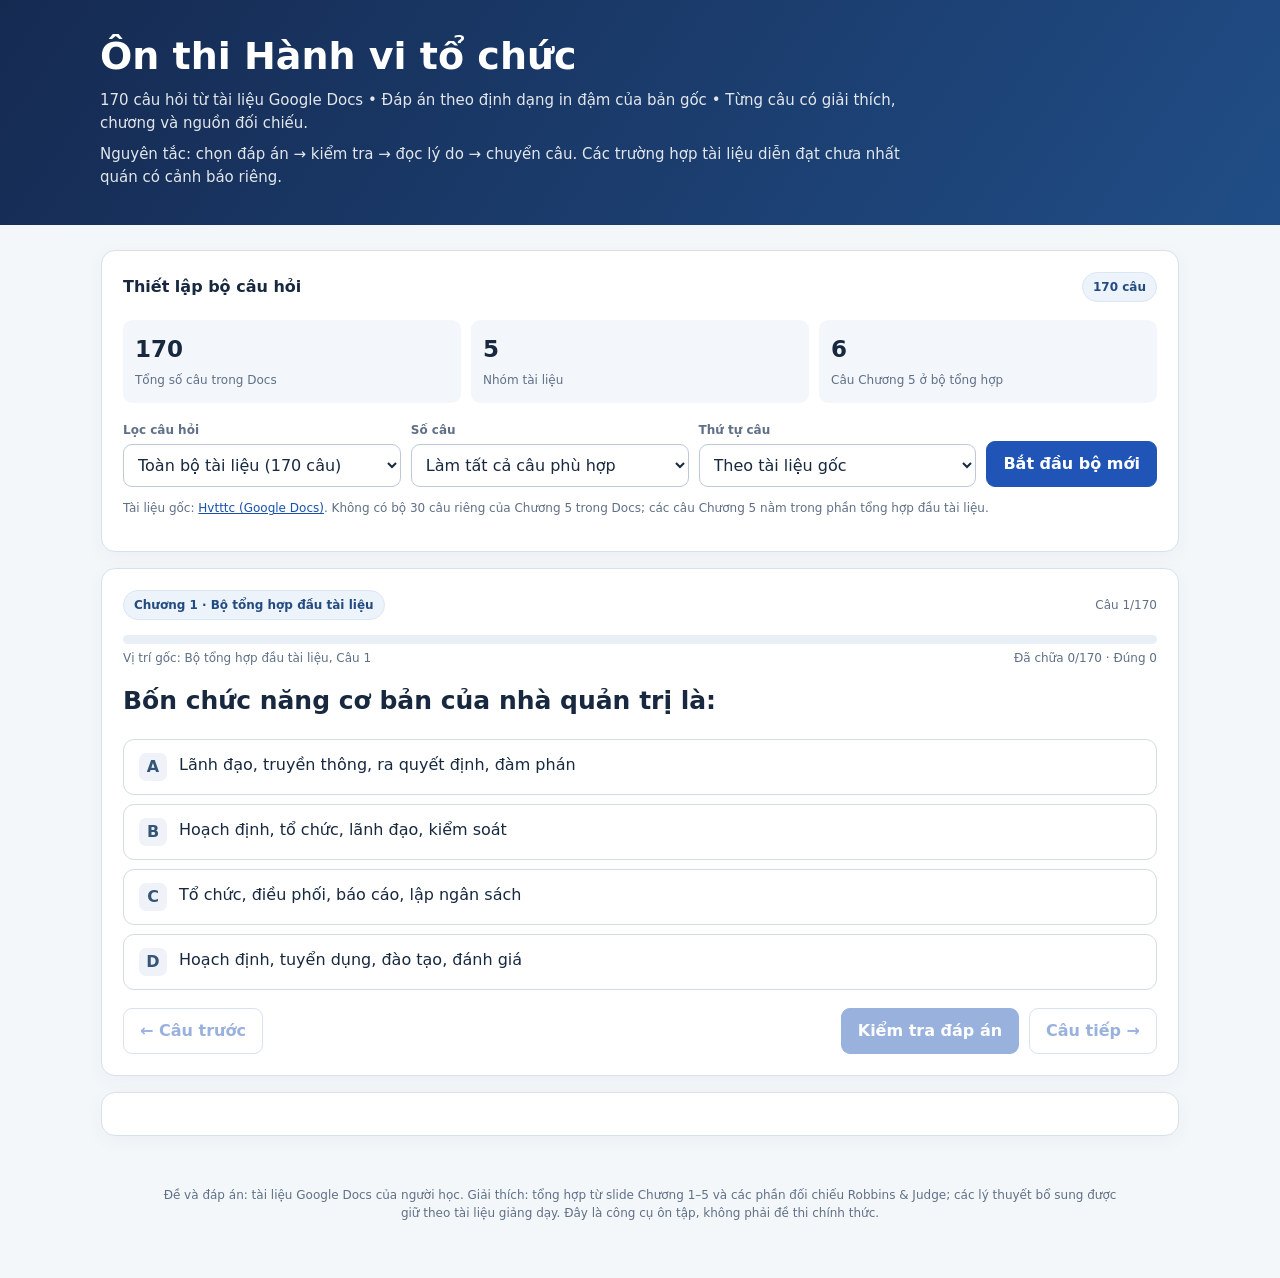
<file: public/hvtc-170/index.html>
<!doctype html>
<html lang="vi"><head><meta charset="UTF-8"/><meta name="viewport" content="width=device-width,initial-scale=1"/>
<title>Ôn thi Hành vi tổ chức – 170 câu có giải thích</title>
<style>
:root{--ink:#17283f;--muted:#607086;--navy:#12284b;--blue:#2054b6;--paper:#f4f7fa;--line:#d8e0e9;--good:#147451;--bad:#b53744;--warn:#9b5c00}
*{box-sizing:border-box}body{margin:0;background:var(--paper);font-family:system-ui,-apple-system,'Segoe UI',Roboto,Arial,sans-serif;color:var(--ink);line-height:1.52}
header{background:linear-gradient(125deg,#152a51,#204d86);color:white;padding:34px max(18px,calc((100vw - 1080px)/2)) 28px}header h1{font-size:clamp(24px,3.2vw,38px);line-height:1.17;margin:0 0 11px}header p{max-width:800px;opacity:.88;margin:8px 0;font-size:15px}
main{max-width:1110px;margin:25px auto 50px;padding:0 16px}.panel{background:white;border:1px solid var(--line);border-radius:14px;padding:21px;margin-bottom:16px;box-shadow:0 5px 19px rgba(9,32,65,.04)}
.topline{display:flex;justify-content:space-between;gap:18px;align-items:center;flex-wrap:wrap}.pill{display:inline-flex;border:1px solid #dce6f2;border-radius:30px;background:#edf3fb;color:#234b80;font-size:12px;font-weight:700;padding:5px 10px}
.metrics{display:grid;grid-template-columns:repeat(3,1fr);gap:10px;margin:18px 0}.metric{border-radius:9px;background:#f3f6fb;padding:12px}.metric strong{display:block;font-size:23px}.metric span{font-size:12px;color:var(--muted)}
.filters{display:grid;grid-template-columns:1fr 1fr 1fr auto;gap:10px;align-items:end}.fgroup label{display:block;font-size:12px;color:var(--muted);font-weight:700;margin-bottom:5px}select,button{font:inherit}select{width:100%;padding:10px;background:#fff;border:1px solid #bec9d7;border-radius:9px;color:var(--ink)}button{cursor:pointer;padding:10px 16px;border:1px solid var(--blue);border-radius:9px;background:var(--blue);color:#fff;font-weight:700}button.secondary{background:white;color:var(--blue);border-color:#aabfdf}button.plain{background:#edf3fb;color:#244e87;border-color:transparent}button:disabled{opacity:.45;cursor:not-allowed}
.progress{height:9px;background:#e9eff6;border-radius:8px;overflow:hidden;margin:15px 0 5px}.progress>div{height:100%;background:linear-gradient(90deg,#2b63c6,#1c97a3);width:0;transition:width .2s}
#qTitle{font-size:clamp(19px,2vw,25px);font-weight:750;line-height:1.43;margin:16px 0 20px;white-space:pre-wrap}.choice{width:100%;text-align:left;display:flex;align-items:flex-start;gap:12px;border:1px solid #d2dce8;border-radius:11px;background:white;color:var(--ink);padding:13px 15px;margin:9px 0;font-weight:500;min-height:56px}.choice .letter{flex:0 0 28px;width:28px;height:28px;border-radius:7px;background:#eff3f9;display:grid;place-items:center;font-weight:800;color:#345577}.choice:hover{border-color:#5f8bc9;background:#f8fbff}.choice.selected{border-color:#2b64be;background:#eaf2ff}.choice.correct{background:#eaf7f0;border-color:#178359}.choice.wrong{background:#fdf0f0;border-color:#bf4650}.choice[disabled]{cursor:default}
.feedback{margin-top:17px;padding:16px;border-radius:11px;background:#f2f7fd;border-left:4px solid #3b70b6}.feedback.right{background:#ecf8f0;border-left-color:#188257}.feedback.wrong{background:#fff4f1;border-left-color:#c4564f}.feedback h3{font-size:16px;margin:0 0 5px}.feedback p{margin:8px 0}.src{font-size:13px;color:#3d5879;background:#e8f0fb;padding:9px 11px;border-radius:7px}.warning{font-size:13px;background:#fff6e4;color:#704811;border:1px solid #edd19a;border-radius:9px;padding:10px 12px;margin-top:11px}
.actions{display:flex;gap:10px;flex-wrap:wrap;justify-content:space-between;margin-top:18px}.actions .right-actions{display:flex;gap:10px;flex-wrap:wrap}small,.small{font-size:12px;color:var(--muted)}a{color:#1852ad}.booklet{display:none}.booklet .qa{break-inside:avoid;padding:12px 0;border-bottom:1px solid #d5dce6}.booklet .qa strong{color:#214f89}.booklet .qa p{margin:3px 0}.booklet h2{margin-top:25px}
.summary{display:none}.summary h2{margin:0 0 6px}.score{font-size:48px;font-weight:800;color:#194a83}.review-item{margin:8px 0;padding:10px;border-radius:8px;background:#f6f9fd;border:1px solid #e1e9f3}.review-item button{font-size:12px;margin-top:6px}
footer{font-size:12px;color:var(--muted);text-align:center;max-width:1000px;margin:30px auto;padding:0 20px 25px}
@media(max-width:780px){header{padding:26px 18px}.filters{grid-template-columns:1fr 1fr}.filters .fgroup:first-child{grid-column:1/-1}.metrics{grid-template-columns:repeat(3,1fr)}.panel{padding:15px}}@media(max-width:440px){.filters{grid-template-columns:1fr}.filters .fgroup:first-child{grid-column:auto}.actions{justify-content:stretch}.actions button{flex:1}.metrics{gap:6px}.metric{padding:8px}}
@media print{body{background:white}header{background:white;color:#000;border-bottom:2px solid #222;padding:10px 0}header h1{font-size:21px}main{margin:8px auto;max-width:none}.panel:not(#bookletPanel){display:none!important}#bookletPanel{display:block!important;border:0;padding:0;box-shadow:none}.booklet{display:block!important}button,footer{display:none!important}.qa{font-size:11px}}
</style></head>
<body><header><h1>Ôn thi Hành vi tổ chức</h1><p>170 câu hỏi từ tài liệu Google Docs • Đáp án theo định dạng in đậm của bản gốc • Từng câu có giải thích, chương và nguồn đối chiếu.</p><p>Nguyên tắc: chọn đáp án → kiểm tra → đọc lý do → chuyển câu. Các trường hợp tài liệu diễn đạt chưa nhất quán có cảnh báo riêng.</p></header>
<main>
<section class="panel" id="setup">
<div class="topline"><strong>Thiết lập bộ câu hỏi</strong><span class="pill" id="bankCounter">170 câu</span></div>
<div class="metrics"><div class="metric"><strong>170</strong><span>Tổng số câu trong Docs</span></div><div class="metric"><strong>5</strong><span>Nhóm tài liệu</span></div><div class="metric"><strong>6</strong><span>Câu Chương 5 ở bộ tổng hợp</span></div></div>
<div class="filters"><div class="fgroup"><label for="category">Lọc câu hỏi</label><select id="category"><option value="all">Toàn bộ tài liệu (170 câu)</option><option value="mix">Bộ tổng hợp đầu tài liệu (50 câu)</option><option value="c1">Chương 1 – Toàn bộ câu liên quan</option><option value="c2">Chương 2 – Toàn bộ câu liên quan</option><option value="c3">Chương 3 – Toàn bộ câu liên quan</option><option value="c4">Chương 4 – Toàn bộ câu liên quan</option><option value="c5">Chương 5 – Các câu trong bộ tổng hợp</option><option value="ch1">Chỉ bộ riêng Chương 1 (30 câu)</option><option value="ch2">Chỉ bộ riêng Chương 2 (30 câu)</option><option value="ch3">Chỉ bộ riêng Chương 3 (30 câu)</option><option value="ch4">Chỉ bộ riêng Chương 4 (30 câu)</option></select></div>
<div class="fgroup"><label for="quantity">Số câu</label><select id="quantity"><option value="all">Làm tất cả câu phù hợp</option><option value="10">10 câu</option><option value="20">20 câu</option><option value="50">50 câu</option></select></div>
<div class="fgroup"><label for="order">Thứ tự câu</label><select id="order"><option value="linear">Theo tài liệu gốc</option><option value="shuffle">Trộn ngẫu nhiên</option></select></div><button id="newBtn">Bắt đầu bộ mới</button></div>
<p class="small">Tài liệu gốc: <a href="https://docs.google.com/document/d/1y_XlQ7KMTVtuSdXmGQ_BSQ1guTw_0yDHZLOaXLPfTzY/edit" target="_blank" rel="noopener noreferrer">Hvtttc (Google Docs)</a>. Không có bộ 30 câu riêng của Chương 5 trong Docs; các câu Chương 5 nằm trong phần tổng hợp đầu tài liệu.</p>
</section>
<section class="panel" id="questionPanel"><div class="topline"><span class="pill" id="sectionLabel">Bộ tổng hợp</span><span class="small" id="position"></span></div><div class="progress"><div id="fill"></div></div><div class="topline"><span class="small" id="originalIndex"></span><span class="small" id="tally"></span></div><div id="qTitle"></div><div id="choices"></div><div id="feedback" style="display:none"></div><div class="actions"><button id="prevBtn" class="secondary">← Câu trước</button><div class="right-actions"><button id="checkBtn">Kiểm tra đáp án</button><button id="nextBtn" class="secondary">Câu tiếp →</button></div></div></section>
<section class="panel summary" id="summaryPanel"><h2>Kết quả bài ôn tập</h2><div class="score" id="finalScore"></div><p id="resultText"></p><p id="resultBreakdown" class="small"></p><div id="wrongList"></div><div class="actions"><button id="retryBtn">Làm lại bộ này</button><button id="printBtn" class="secondary">Xem toàn bộ đáp án và in</button></div></section>
<section class="panel" id="bookletPanel"><div id="booklet" class="booklet"></div></section>
</main><footer>Đề và đáp án: tài liệu Google Docs của người học. Giải thích: tổng hợp từ slide Chương 1–5 và các phần đối chiếu Robbins & Judge; các lý thuyết bổ sung được giữ theo tài liệu giảng dạy. Đây là công cụ ôn tập, không phải đề thi chính thức.</footer>
<script>const BANK=[{"id":1,"section":"Bộ tổng hợp đầu tài liệu","chapter":1,"no":1,"question":"Bốn chức năng cơ bản của nhà quản trị là:","options":["Lãnh đạo, truyền thông, ra quyết định, đàm phán","Hoạch định, tổ chức, lãnh đạo, kiểm soát","Tổ chức, điều phối, báo cáo, lập ngân sách","Hoạch định, tuyển dụng, đào tạo, đánh giá"],"answer":1,"why":"Hoạch định đặt mục tiêu; tổ chức phân bổ công việc; lãnh đạo định hướng con người; kiểm soát theo dõi và điều chỉnh kết quả. Đây là bốn chức năng quản trị cơ bản.","source":"Chương 1, mục 1.1 – chức năng quản trị","note":""},{"id":2,"section":"Bộ tổng hợp đầu tài liệu","chapter":1,"no":2,"question":"Theo Robbins & Judge, tổ chức là một đơn vị xã hội được phối hợp có ý thức, gồm từ hai người trở lên, hoạt động tương đối liên tục nhằm:","options":["Đạt được một mục tiêu hoặc một tập hợp mục tiêu chung","Thỏa mãn nhu cầu cá nhân của nhà quản trị cấp cao","Tối đa hóa lợi nhuận cho chủ sở hữu và cổ đông","Tuân thủ đầy đủ các quy định của pháp luật hiện hành"],"answer":0,"why":"Tổ chức tồn tại để phối hợp nỗ lực của ít nhất hai người nhằm đạt mục tiêu chung; không nhất thiết chỉ theo đuổi lợi nhuận.","source":"Chương 1, mục 1.1 – định nghĩa tổ chức","note":""},{"id":3,"section":"Bộ tổng hợp đầu tài liệu","chapter":1,"no":3,"question":"Khảo sát cam kết (thang 5): nhân viên A có tình cảm 4,5 – duy trì 2,0 – chuẩn mực 2,5; nhân viên B có tình cảm 2,0 – duy trì 4,6 – chuẩn mực 3,0. Công ty đang khó khăn và cần nhân viên tự nguyện làm thêm, đưa ra sáng kiến. Dự đoán nào hợp lý nhất?","options":["A có nhiều khả năng tự nguyện đóng góp và đưa ra sáng kiến hơn B, vì cam kết tình cảm gắn mạnh nhất với thành tích và hành vi công dân","Hai người sẽ đóng góp như nhau, vì tổng điểm của ba thành phần cam kết ở hai nhân viên xấp xỉ bằng nhau","B đóng góp nhiều hơn A, vì cam kết chuẩn mực của B cao hơn và chuẩn mực là thành phần dự báo sáng kiến tốt nhất","B có nhiều khả năng đóng góp hơn A, vì cam kết duy trì cao khiến B không thể rời đi nên sẽ cố gắng nhiều hơn trong giai đoạn khó khăn"],"answer":0,"why":"Cam kết tình cảm là gắn bó vì muốn ở lại, nên thường liên hệ tích cực hơn với đóng góp tự nguyện và hành vi công dân so với cam kết duy trì vì chi phí rời bỏ.","source":"Chương 1, mục 1.4 – cam kết tổ chức Meyer & Allen","note":""},{"id":4,"section":"Bộ tổng hợp đầu tài liệu","chapter":1,"no":4,"question":"Phòng nhân sự dùng dữ liệu khảo sát và lịch sử chấm công để ước tính những nhân viên có nguy cơ nghỉ việc trong 6 tháng tới. Đây là mục tiêu nào của nghiên cứu hành vi tổ chức?","options":["Giải thích hành vi","Điều chỉnh hành vi","Đánh giá hành vi","Dự đoán hành vi"],"answer":3,"why":"Dùng thông tin hiện tại và quá khứ để ước lượng nguy cơ nghỉ việc trong tương lai là dự đoán, khác với tìm nguyên nhân hoặc can thiệp hành vi.","source":"Chương 1, mục 1.2 – mục tiêu nghiên cứu OB","note":""},{"id":5,"section":"Bộ tổng hợp đầu tài liệu","chapter":1,"no":5,"question":"Một nghiên cứu so sánh các nghi lễ, biểu tượng và giá trị truyền thống ảnh hưởng thế nào tới cách làm việc của nhân viên ở các nền văn hóa khác nhau. Nghiên cứu này chủ yếu dựa trên đóng góp của ngành:","options":["Nhân học","Tâm lý học","Tâm lý học xã hội","Kinh tế học"],"answer":0,"why":"Nhân học nghiên cứu văn hóa, nghi lễ, biểu tượng và các giá trị của con người trong những bối cảnh văn hóa khác nhau.","source":"Chương 1, mục 1.2 – ngành đóng góp cho OB","note":""},{"id":6,"section":"Bộ tổng hợp đầu tài liệu","chapter":1,"no":6,"question":"Trưởng phòng mới rất giỏi phân tích tài chính nhưng thường xuyên xung đột với cấp dưới, không biết lắng nghe và động viên nhân viên. Anh đang thiếu nhóm kỹ năng nào?","options":["Kỹ năng chuyên môn nghiệp vụ","Kỹ năng con người","Kỹ năng kỹ thuật","Kỹ năng nhận thức"],"answer":1,"why":"Kỹ năng con người là khả năng lắng nghe, đồng cảm, hợp tác, động viên và giải quyết xung đột; chuyên môn tài chính giỏi chưa bù được thiếu hụt này.","source":"Chương 1, mục 1.1 – kỹ năng nhà quản trị","note":""},{"id":7,"section":"Bộ tổng hợp đầu tài liệu","chapter":1,"no":7,"question":"Giám đốc chi nhánh đại diện ngân hàng cắt băng khai trương phòng giao dịch mới và ký các văn bản mang tính nghi thức. Theo Mintzberg, ông đang thực hiện vai trò:","options":["Người đại diện (nhóm vai trò quan hệ)","Người phổ biến thông tin (nhóm vai trò thông tin)","Người đàm phán (nhóm vai trò quyết định)","Người phân bổ nguồn lực (nhóm vai trò quyết định)"],"answer":0,"why":"Cắt băng khánh thành và tham gia nghi thức là vai trò người đại diện (figurehead), thuộc nhóm vai trò quan hệ của Mintzberg.","source":"Chương 1, mục 1.1 – vai trò Mintzberg","note":""},{"id":8,"section":"Bộ tổng hợp đầu tài liệu","chapter":1,"no":8,"question":"Sau khi đọc bài báo về việc một tập đoàn công nghệ cho nhân viên 20% thời gian tự do sáng tạo, giám đốc một công ty kế toán 40 người áp dụng ngay chính sách này. Sáu tháng sau, tiến độ hồ sơ khách hàng chậm nghiêm trọng. Nhận định nào phù hợp nhất?","options":["Chính sách đúng, nhưng nhân viên có cam kết duy trì thấp nên lạm dụng thời gian tự do để làm việc riêng","Giám đốc đã bỏ qua biến tình huống (ngành, quy mô, tính chất công việc) và thiếu bằng chứng nội bộ trước khi áp dụng","Thất bại vì công ty đã dựa vào nghiên cứu hệ thống thay vì tin vào trực giác và kinh nghiệm của giám đốc","Nên tiếp tục áp dụng, vì mọi chính sách trao quyền đều chắc chắn mang lại kết quả tốt trong dài hạn"],"answer":1,"why":"Không có chính sách quản trị nào chắc chắn phù hợp mọi tổ chức; ngành nghề, quy mô và đặc điểm nhiệm vụ là biến tình huống phải kiểm tra bằng dữ liệu trước khi áp dụng.","source":"Chương 1, mục 1.2 – nghiên cứu có hệ thống và yếu tố tình huống","note":""},{"id":9,"section":"Bộ tổng hợp đầu tài liệu","chapter":1,"no":9,"question":"Anh Khôi tình nguyện ở lại giúp đồng nghiệp hoàn thành báo cáo gấp, dù việc đó không thuộc phần việc được giao của anh. Theo khung ba thành phần của thành tích công việc, đây là:","options":["Hành vi công dân","Cam kết duy trì","Thành tích nhiệm vụ","Hành vi phản tác dụng"],"answer":0,"why":"Tự nguyện giúp đồng nghiệp ngoài yêu cầu bắt buộc là hành vi công dân tổ chức (OCB), góp phần hỗ trợ môi trường làm việc.","source":"Chương 1, mục 1.4 – OCB","note":""},{"id":10,"section":"Bộ tổng hợp đầu tài liệu","chapter":1,"no":10,"question":"Một công ty tập trung cải thiện cách các trưởng nhóm giao tiếp, sử dụng quyền lực và giải quyết xung đột trong nhóm. Theo mô hình đầu vào – quá trình – đầu ra, các yếu tố này thuộc:","options":["Quá trình ở cấp độ nhóm","Đầu vào ở cấp độ cá nhân","Đầu vào ở cấp độ tổ chức","Đầu ra ở cấp độ tổ chức"],"answer":0,"why":"Giao tiếp, sử dụng quyền lực và giải quyết xung đột là hoạt động xảy ra trong quá trình tương tác nhóm, không phải đầu vào cá nhân hay đầu ra tổ chức.","source":"Chương 1, mục 1.3 – mô hình đầu vào/quá trình/đầu ra","note":""},{"id":11,"section":"Bộ tổng hợp đầu tài liệu","chapter":2,"no":11,"question":"Đa dạng chiều sâu trong tổ chức đề cập đến sự khác biệt về:","options":["Ngoại hình và cách ăn mặc","Giá trị, tính cách và sở thích","Tuổi tác, giới tính và dân tộc","Trình độ học vấn và thâm niên"],"answer":1,"why":"Đa dạng chiều sâu phản ánh khác biệt về giá trị, thái độ, tính cách, quan điểm và sở thích, thường cần thời gian làm việc chung mới hiểu rõ.","source":"Chương 2, slide 6–8 – đa dạng chiều sâu","note":""},{"id":12,"section":"Bộ tổng hợp đầu tài liệu","chapter":2,"no":12,"question":"Ba thành phần của thái độ là:","options":["Nhận thức, cảm xúc và hành vi","Giá trị, niềm tin và chuẩn mực","Hài lòng, gắn kết và cam kết","Năng lực, tính cách và kinh nghiệm"],"answer":0,"why":"Thái độ có ba mặt: nhận thức (nghĩ gì), cảm xúc (cảm thấy gì), và khuynh hướng hành vi (dự định phản ứng thế nào).","source":"Chương 2, slide 19–20 – thành phần thái độ","note":""},{"id":13,"section":"Bộ tổng hợp đầu tài liệu","chapter":2,"no":13,"question":"Trưởng phòng là người thích thử thách nên giao cho mọi nhân viên các dự án khó, tin rằng ai cũng thích như mình. Đây là lỗi sai nhận thức nào?","options":["Hiệu ứng tương phản (Đánh giá một người bị bóp méo do so sánh với người tiếp xúc ngay trước đó. )","Phóng chiếu (một cá nhân gán suy nghĩ, cảm xúc, sở thích hoặc đặc điểm của chính mình cho người khác )","Hiệu ứng hào quang (Dựa vào một đặc điểm nổi bật duy nhất để đánh giá toàn bộ con người. )","Khuôn mẫu (Đánh giá một người dựa trên nhận thức/định kiến về nhóm mà người đó thuộc về (ví dụ: giới tính, độ tuổi, vùng miền). )"],"answer":1,"why":"Phóng chiếu là lấy sở thích hoặc đặc điểm của bản thân gán cho người khác. Trưởng phòng thích thử thách không có nghĩa toàn bộ nhân viên cũng thích như vậy.","source":"Chương 2, slide 21–23 – nhận thức","note":""},{"id":14,"section":"Bộ tổng hợp đầu tài liệu","chapter":2,"no":14,"question":"Công ty X xét tăng lương với tiêu chí công khai, nhân viên được tự đánh giá và khiếu nại, quy trình áp dụng nhất quán. Do khó khăn, mức tăng chỉ 2% (đối thủ tăng 8%). Nhân viên không hài lòng với mức tăng nhưng vẫn chấp nhận quyết định và ít người nghỉ việc. Giải thích nào phù hợp nhất?","options":["Công bằng phân phối cao vì mọi nhân viên đều được tăng lương cùng một tỷ lệ","Nhân viên có cam kết duy trì cao nên hoàn toàn không quan tâm đến vấn đề công bằng","Công bằng tương tác thấp khiến nhân viên ngại phản ứng với quyết định của công ty","Công bằng thủ tục cao giúp nhân viên chấp nhận cả kết quả phân phối bất lợi"],"answer":3,"why":"Quy trình xét lương nhất quán, minh bạch, có tiếng nói và kênh khiếu nại tạo công bằng thủ tục, có thể giúp nhân viên chấp nhận kết quả chưa như kỳ vọng.","source":"Chương 2, slide 33–34 – công bằng thủ tục","note":""},{"id":15,"section":"Bộ tổng hợp đầu tài liệu","chapter":2,"no":15,"question":"Nhân viên một công ty Việt Nam thường ưu tiên lợi ích của nhóm, ngại nổi bật cá nhân và không thoải mái với cơ chế công khai xếp hạng cá nhân. Chiều văn hóa Hofstede nào giải thích tốt nhất?","options":["Nam tính cao","Chủ nghĩa tập thể","Định hướng ngắn hạn","Né tránh bất định cao"],"answer":1,"why":"Chủ nghĩa tập thể đề cao quan hệ và lợi ích nhóm so với sự nổi trội cá nhân; không thể mặc định mọi nhân viên của một quốc gia giống nhau.","source":"Chương 2, slide 16–17 – Hofstede","note":""},{"id":16,"section":"Bộ tổng hợp đầu tài liệu","chapter":2,"no":16,"question":"Do phải tuyển gấp trước mùa cao điểm, cửa hàng nhận ngay ứng viên đầu tiên đạt yêu cầu tối thiểu mà không xem xét thêm hồ sơ nào. Đây là:","options":["Ra quyết định duy lý hoàn toàn","Hài lòng vừa đủ trong duy lý giới hạn","Thiên kiến khẳng định","Leo thang cam kết"],"answer":1,"why":"Trong duy lý giới hạn, người ra quyết định chọn phương án đáp ứng ngưỡng yêu cầu chấp nhận được (satisficing) vì bị hạn chế thời gian và thông tin.","source":"Chương 2, slide 36–37 – duy lý giới hạn","note":""},{"id":17,"section":"Bộ tổng hợp đầu tài liệu","chapter":2,"no":17,"question":"Trưởng phòng có chuyên môn rất giỏi và luôn giữ lời hứa, nhưng nhân viên cảm thấy anh không quan tâm đến lợi ích của họ, chỉ lo thành tích của bản thân. Nền tảng niềm tin nào đang yếu?","options":["Năng lực","Địa vị","Nhân từ","Chính trực"],"answer":2,"why":"Niềm tin gồm năng lực, chính trực và nhân từ. Người trưởng phòng có hai yếu tố đầu nhưng thiếu sự quan tâm chân thành đến lợi ích nhân viên, tức thiếu benevolence.","source":"Chương 2, slide 35 – ba cơ sở niềm tin","note":""},{"id":18,"section":"Bộ tổng hợp đầu tài liệu","chapter":2,"no":18,"question":"Trong đàm phán lương, ứng viên đưa ra mức 30 triệu đồng trước. Dù mặt bằng thị trường chỉ khoảng 22 triệu, nhà tuyển dụng cuối cùng chốt 27 triệu. Nhà tuyển dụng đã chịu ảnh hưởng của:","options":["Leo thang cam kết","Thiên kiến neo","Thiên kiến sẵn có","Nhận thức muộn"],"answer":1,"why":"Con số 30 triệu đầu tiên trở thành điểm neo khiến các mức đánh giá và thương lượng tiếp theo bị kéo gần mốc đó.","source":"Chương 2, slide 38 – thiên kiến neo","note":""},{"id":19,"section":"Bộ tổng hợp đầu tài liệu","chapter":2,"no":19,"question":"Chị Mai luôn bình tĩnh, tự tin và ít lo âu, kể cả khi dự án gặp sự cố nghiêm trọng. Theo mô hình Big Five, chị có điểm cao ở chiều:","options":["Ổn định cảm xúc","Cởi mở","Dễ chịu","Tận tâm"],"answer":0,"why":"Ổn định cảm xúc cao trong Big Five gắn với khả năng giữ bình tĩnh và ít bị lo âu tiêu cực chi phối khi gặp khó khăn.","source":"Chương 2, slide 12 – Big Five","note":""},{"id":20,"section":"Bộ tổng hợp đầu tài liệu","chapter":2,"no":20,"question":"Khi tuyển vị trí kỹ thuật, quản lý mặc định rằng ứng viên lớn tuổi sẽ chậm tiếp thu công nghệ mà không kiểm tra năng lực thực tế. Đây là:","options":["Nhận thức chọn lọc","Thiên kiến tự đề cao","Phóng chiếu","Khuôn mẫu"],"answer":3,"why":"Khuôn mẫu là suy đoán năng lực của một cá nhân từ nhóm tuổi mà họ thuộc về, thay vì đánh giá bằng bằng chứng của chính người đó.","source":"Chương 2, slide 6–8 – khuôn mẫu","note":""},{"id":21,"section":"Bộ tổng hợp đầu tài liệu","chapter":2,"no":21,"question":"Giám đốc dự báo doanh số sản phẩm mới tăng 50%. Ông chỉ đọc các báo cáo ủng hộ dự báo này, gạt đi khảo sát thị trường tiêu cực và khẳng định: “Tôi chắc chắn 95%”. Ông đang mắc những thiên kiến nào?","options":["Hài lòng vừa đủ kết hợp với ác cảm rủi ro","Leo thang cam kết kết hợp với thiên kiến sẵn có","Thiên kiến neo kết hợp với nhận thức muộn","Tự tin thái quá kết hợp với thiên kiến khẳng định"],"answer":3,"why":"Chỉ đọc dữ liệu xác nhận dự báo là thiên kiến khẳng định; khẳng định chắc chắn 95% khi chưa đánh giá đầy đủ là biểu hiện quá tự tin.","source":"Chương 2, slide 38 – thiên kiến quyết định","note":""},{"id":22,"section":"Bộ tổng hợp đầu tài liệu","chapter":2,"no":22,"question":"Khảo sát hài lòng ba kỳ liên tiếp: điểm tổng ổn định ở mức 3,6/5, nhưng khía cạnh “cơ hội thăng tiến” giảm 3,8 xuống 2,1. Nhận định nào đúng nhất?","options":["Đo theo khía cạnh phát hiện nguồn bất mãn mà điểm tổng che khuất; xu hướng hài lòng giảm dần là tín hiệu dự báo nghỉ việc","Đo bằng một câu hỏi tổng quát luôn chính xác hơn đo theo từng khía cạnh, nên nên bỏ đo khía cạnh","Không cần can thiệp, vì điểm hài lòng tổng thể vẫn ổn định và cao hơn mức trung bình của thang đo","Chỉ cần tăng lương cho toàn bộ nhân viên là sẽ cải thiện được tất cả các khía cạnh của sự hài lòng"],"answer":0,"why":"Đánh giá theo từng khía cạnh giúp phát hiện mức hài lòng về cơ hội thăng tiến đang giảm dù điểm tổng giữ nguyên; đây là tín hiệu cần theo dõi chứ chưa chứng minh chắc chắn sẽ nghỉ việc.","source":"Chương 2, slide 26–27 – đo lường hài lòng","note":""},{"id":23,"section":"Bộ tổng hợp đầu tài liệu","chapter":3,"no":23,"question":"Thứ tự các bậc nhu cầu theo Maslow, từ thấp đến cao, là:","options":["Sinh lý – xã hội – an toàn – được tôn trọng – tự khẳng định","An toàn – sinh lý – xã hội – tự khẳng định – được tôn trọng","Sinh lý – an toàn – được tôn trọng – xã hội – tự khẳng định","Sinh lý – an toàn – xã hội – được tôn trọng – tự khẳng định"],"answer":3,"why":"Trong tháp Maslow, thứ tự mô hình từ thấp đến cao là sinh lý, an toàn, xã hội, được tôn trọng, tự thể hiện; thứ bậc này không được chứng thực như quy luật cứng nhắc cho mọi người.","source":"Chương 3, slide 8 – tháp Maslow","note":""},{"id":24,"section":"Bộ tổng hợp đầu tài liệu","chapter":3,"no":24,"question":"Theo thuyết tự quyết (SDT), ba nhu cầu tâm lý cơ bản của con người là:","options":["Sinh lý, an toàn và xã hội","Kỳ vọng, phương tiện và hóa trị","Tự chủ, năng lực và quan hệ","Thành tựu, quyền lực và liên kết"],"answer":2,"why":"SDT xác định ba nhu cầu tâm lý là tự chủ, cảm nhận năng lực và sự kết nối với người khác.","source":"Chương 3, slide 14–15 – SDT","note":""},{"id":25,"section":"Bộ tổng hợp đầu tài liệu","chapter":3,"no":25,"question":"Chị Lan so sánh mức lương hiện tại với mức lương của chính mình khi còn làm ở công ty cũ. Theo Adams, chị đang dùng loại người tham chiếu nào?","options":["Bản thân – bên ngoài","Người khác – bên trong","Bản thân – bên trong","Người khác – bên ngoài"],"answer":0,"why":"So mức lương của chính mình ở tổ chức hiện tại với thời từng làm ở tổ chức khác là tham chiếu self-outside: bản thân – bên ngoài.","source":"Chương 3, slide 23–24 – Adams","note":""},{"id":26,"section":"Bộ tổng hợp đầu tài liệu","chapter":3,"no":26,"question":"Anh Tài thích gây ảnh hưởng, muốn kiểm soát và chịu trách nhiệm về người khác, luôn tìm đến các vị trí có tầm ảnh hưởng. Theo McClelland, anh có nhu cầu trội nào?","options":["Nhu cầu thành tựu","Nhu cầu liên kết","Nhu cầu quyền lực","Nhu cầu tự khẳng định"],"answer":2,"why":"Người nổi trội nhu cầu quyền lực (nPow) muốn gây ảnh hưởng, chỉ đạo hoặc có trách nhiệm tác động đến người khác.","source":"Chương 3, slide 12 – McClelland","note":""},{"id":27,"section":"Bộ tổng hợp đầu tài liệu","chapter":3,"no":27,"question":"Công ty áp dụng quản trị theo mục tiêu (MBO). Ở nhóm A, trưởng phòng và nhân viên cùng đặt mục tiêu quý cụ thể, có thời hạn, phản hồi hàng tháng. Ở nhóm B, mục tiêu được áp từ trên xuống, nhân viên không tham gia và không có phản hồi. Sau hai quý, chỉ nhóm A cải thiện. Giải thích nào phù hợp nhất?","options":["Nhóm B có mục tiêu quá cụ thể nên làm giảm sự sáng tạo và động lực nội tại của nhân viên","Nhóm A cải thiện chủ yếu nhờ hiệu ứng suy giảm động lực nội tại do có thưởng bên ngoài","MBO chỉ phát huy hiệu quả với những nhân viên có nhu cầu quyền lực cao theo McClelland","Nhóm B thiếu sự tham gia và phản hồi – hai yếu tố cốt lõi của MBO và của cam kết với mục tiêu ( cụ tham thời phản)"],"answer":3,"why":"MBO bao gồm mục tiêu cụ thể, sự tham gia, thời hạn và phản hồi. Nhóm B thiếu tham gia và phản hồi nên dễ giảm sự hiểu biết và cam kết với mục tiêu.","source":"Chương 3, slide 20 – MBO","note":""},{"id":28,"section":"Bộ tổng hợp đầu tài liệu","chapter":3,"no":28,"question":"Để tăng sự tự tin cho nhân viên bán hàng mới, công ty cho họ đi theo quan sát một đồng nghiệp có hoàn cảnh tương tự đã thành công. Theo Bandura, công ty đang tận dụng nguồn nào?","options":["Thuyết phục bằng lời nói","Kích thích cảm xúc","Học tập qua quan sát người khác","Trải nghiệm thành công của chính bản thân"],"answer":2,"why":"Quan sát người tương đồng hoàn thành nhiệm vụ là trải nghiệm gián tiếp (vicarious experience), một nguồn xây dựng tự hiệu quả theo Bandura.","source":"Chương 3, slide 21 – Bandura","note":""},{"id":29,"section":"Bộ tổng hợp đầu tài liệu","chapter":3,"no":29,"question":"Quản lý được thông báo rằng một nhóm nhân viên mới có “tiềm năng cao” (thực ra được chọn ngẫu nhiên), nên kỳ vọng nhiều hơn và hướng dẫn kỹ hơn. Cuối năm, nhóm này đạt kết quả tốt hơn hẳn. Đây là:","options":["Hiệu ứng hào quang","Hiệu ứng Pygmalion","Hiệu ứng tương phản","Hiệu ứng suy giảm"],"answer":1,"why":"Hiệu ứng Pygmalion là kỳ vọng cao của người quản lý khiến họ tạo cơ hội và hướng dẫn nhiều hơn, qua đó góp phần cải thiện kết quả của nhân viên.","source":"Chương 3, slide 21 – Pygmalion","note":""},{"id":30,"section":"Bộ tổng hợp đầu tài liệu","chapter":3,"no":30,"question":"Công ty chia cho toàn bộ nhân viên một phần lợi nhuận hằng năm của toàn công ty theo công thức định trước. Đây là chương trình:","options":["Trả lương theo sản phẩm","Chia sẻ lợi ích (gainsharing)","Kế hoạch sở hữu cổ phần của nhân viên","Chia sẻ lợi nhuận"],"answer":3,"why":"Chia một phần lợi nhuận chung hằng năm cho nhân viên là profit sharing; gainsharing thường gắn với kết quả cải tiến hiệu quả vận hành hoặc tiết kiệm của đơn vị.","source":"Chương 3, slide 38 – thù lao biến đổi","note":""},{"id":31,"section":"Bộ tổng hợp đầu tài liệu","chapter":3,"no":31,"question":"Một bệnh viện muốn tăng tỷ lệ điều dưỡng ghi hồ sơ bệnh án đúng quy cách bằng chương trình OB Mod. Trình tự nào đúng?","options":["Đo mức cơ sở → can thiệp bằng phạt → xác định hành vi cụ thể → đánh giá cải thiện → phân tích hệ quả","Xác định hành vi cụ thể → đo mức cơ sở → phân tích tiền đề và hệ quả → can thiệp → đánh giá cải thiện","Can thiệp bằng thưởng → đo mức cơ sở → xác định hành vi cụ thể → phân tích hệ quả → đánh giá cải thiện","Phân tích hệ quả → can thiệp → xác định hành vi cụ thể → đánh giá cải thiện → đo mức cơ sở"],"answer":1,"why":"OB Mod phải xác định hành vi, đo mức cơ sở, phân tích tiền đề – hậu quả, can thiệp rồi đánh giá; làm sai thứ tự sẽ khó biết giải pháp có tác dụng không.","source":"Chương 3, slide 32 – OB Mod","note":""},{"id":32,"section":"Bộ tổng hợp đầu tài liệu","chapter":3,"no":32,"question":"Giám đốc tin rằng nhân viên vốn lười biếng, né tránh trách nhiệm nên phải giám sát chặt và lắp camera theo dõi từng vị trí. Quan điểm này phù hợp với:","options":["Thuyết tự quyết","Thuyết Y của McGregor","Thuyết X của McGregor","Yếu tố động viên của Herzberg"],"answer":2,"why":"Thuyết X giả định người lao động né tránh trách nhiệm và cần giám sát chặt; đây là giả định quản trị của McGregor, không phải kết luận về mọi nhân viên.","source":"Chương 3, slide 9 – McGregor","note":""},{"id":33,"section":"Bộ tổng hợp đầu tài liệu","chapter":4,"no":33,"question":"Thí nghiệm của Asch chứng minh điều gì?","options":["Điều kiện chiếu sáng nơi làm việc là yếu tố quyết định năng suất của công nhân","Áp lực nhóm có thể khiến cá nhân tuân thủ, đưa ra câu trả lời mà họ biết là sai","Nhóm có quy mô lớn luôn tạo ra nhiều ý tưởng chất lượng hơn nhóm nhỏ","Sự gắn kết cao của nhóm luôn dẫn tới năng suất cao hơn trong mọi trường hợp"],"answer":1,"why":"Thí nghiệm Asch cho thấy áp lực đồng thuận có thể khiến một người trả lời theo đa số dù biết đáp án đó sai.","source":"Chương 4, slide 17 – tuân thủ Asch","note":""},{"id":34,"section":"Bộ tổng hợp đầu tài liệu","chapter":4,"no":34,"question":"Bốn loại đội phổ biến trong tổ chức là:","options":["Gộp, tuần tự, tương hỗ, toàn diện","Chỉ đạo, hướng dẫn, tham gia, ủy quyền","Giải quyết vấn đề, tự quản, liên chức năng, ảo","Chính thức, phi chính thức, lợi ích, tình bạn"],"answer":2,"why":"Bốn loại đội phổ biến gồm đội giải quyết vấn đề, đội tự quản, đội liên chức năng và đội ảo; mỗi loại khác nhau về quyền tự chủ và thành phần.","source":"Chương 4, slide 9 – bốn loại đội","note":""},{"id":35,"section":"Bộ tổng hợp đầu tài liệu","chapter":4,"no":35,"question":"Theo Robbins & Judge, quy mô đội làm việc hiệu quả thường ở khoảng:","options":["15 đến 20 người","2 đến 3 người","Trên 25 người","5 đến 9 người"],"answer":3,"why":"Bài giảng dùng khoảng 5–9 thành viên như một hướng dẫn thực hành về quy mô đội; quy mô tối ưu vẫn phụ thuộc nhiệm vụ, nên không phải định luật tuyệt đối.","source":"Chương 4, slide 12 – quy mô đội","note":"5–9 người là hướng dẫn trong bài giảng, không phải quy mô tốt nhất tuyệt đối cho mọi loại nhiệm vụ."},{"id":36,"section":"Bộ tổng hợp đầu tài liệu","chapter":4,"no":36,"question":"Quyền lực là hàm số của sự phụ thuộc. Một nguồn lực tạo ra sự phụ thuộc lớn nhất khi nó:","options":["Gắn với thâm niên công tác của người nắm giữ","Được cấp trên ban hành bằng văn bản chính thức","Phổ biến, chi phí thấp và dễ thay thế","Quan trọng, khan hiếm và khó thay thế"],"answer":3,"why":"Sự phụ thuộc tăng khi nguồn lực mà một người kiểm soát vừa quan trọng, vừa khan hiếm, vừa khó thay thế bởi nguồn khác.","source":"Chương 4, slide 27 – phụ thuộc quyền lực","note":""},{"id":37,"section":"Bộ tổng hợp đầu tài liệu","chapter":4,"no":37,"question":"Theo các nghiên cứu về hành vi lãnh đạo (Đại học Ohio), hai chiều hành vi chính của nhà lãnh đạo là:","options":["Lãnh đạo giao dịch và lãnh đạo chuyển đổi","Lãnh đạo lôi cuốn và lãnh đạo đích thực","Khởi xướng cấu trúc và quan tâm (chu đáo)","Quyền lực chính thức và quyền lực cá nhân"],"answer":2,"why":"Nghiên cứu Ohio phân biệt khởi xướng cấu trúc (xác lập nhiệm vụ, vai trò) và quan tâm (tôn trọng, hỗ trợ con người).","source":"Chương 4, slide 34 – hành vi lãnh đạo Ohio","note":""},{"id":38,"section":"Bộ tổng hợp đầu tài liệu","chapter":4,"no":38,"question":"Ba kỹ thuật ra quyết định nhóm được trình bày trong học phần là:","options":["Hình thành, xung đột, chuẩn hóa","Phân tích SWOT, ma trận BCG, cây quyết định","Bỏ phiếu kín, ủy quyền, chỉ định trực tiếp","Nhóm tương tác, động não, nhóm danh nghĩa"],"answer":3,"why":"Ba kỹ thuật ra quyết định nhóm trong bài gồm nhóm tương tác, động não và nhóm danh nghĩa.","source":"Chương 4, slide 19 – ba kỹ thuật quyết định","note":""},{"id":39,"section":"Bộ tổng hợp đầu tài liệu","chapter":4,"no":39,"question":"Một đội mới thành lập được hai tuần. Các thành viên tranh cãi gay gắt về vai trò, ai làm trưởng nhóm và cách thức làm việc. Theo Tuckman, đội đang ở giai đoạn:","options":["Xung đột","Chuẩn hóa","Hình thành","Thực hiện"],"answer":0,"why":"Giai đoạn Storming của Tuckman đặc trưng bởi bất đồng vai trò, mục tiêu và ảnh hưởng, nên là giai đoạn xung đột.","source":"Chương 4, slide 7 – Tuckman","note":""},{"id":40,"section":"Bộ tổng hợp đầu tài liệu","chapter":4,"no":40,"question":"Trước khi triển khai quy trình mới, trưởng nhóm mời các thành viên cùng góp ý xây dựng kế hoạch để họ ủng hộ thay đổi. Đây là chiến thuật gây ảnh hưởng nào?","options":["Gây áp lực","Lấy lòng","Tham vấn","Trao đổi"],"answer":2,"why":"Tham vấn là mời những người liên quan góp ý và cùng tham gia xây dựng cách thực hiện để tăng cam kết với quyết định.","source":"Chương 4, slide 29 – chiến thuật tham vấn","note":""},{"id":41,"section":"Bộ tổng hợp đầu tài liệu","chapter":4,"no":41,"question":"Nhân viên một trung tâm nhập liệu làm công việc lặp lại, nhàm chán nhưng quy trình đã rất rõ ràng. Theo lý thuyết đường dẫn – mục tiêu, phong cách lãnh đạo nào phù hợp nhất?","options":["Lãnh đạo buông thả, để nhân viên tự quyết định mọi việc vì họ đã quá quen với công việc","Lãnh đạo định hướng thành tựu với mục tiêu rất cao, để biến công việc nhàm chán thành thử thách","Lãnh đạo hỗ trợ, quan tâm và tạo môi trường dễ chịu, vì chỉ đạo thêm là thừa với nhiệm vụ đã rõ","Lãnh đạo chỉ đạo chi tiết từng bước, vì công việc lặp lại luôn cần giám sát và hướng dẫn chặt chẽ"],"answer":2,"why":"Theo Path–Goal, khi nhiệm vụ đã rõ, chỉ đạo thêm có thể thừa; hành vi hỗ trợ, quan tâm có thể hữu ích cho công việc lặp lại gây nhàm chán.","source":"Chương 4, slide 37 – Path–Goal của House","note":""},{"id":42,"section":"Bộ tổng hợp đầu tài liệu","chapter":4,"no":42,"question":"Trong đội phát triển ứng dụng, lập trình viên, kiểm thử viên và thiết kế viên phải phối hợp liên tục với các thành viên khác để hoàn thành sản phẩm. Đây là mức phụ thuộc nhiệm vụ nào?","options":["Tuần tự","Tương hỗ","Toàn diện","Phương án này bị cắt khỏi ảnh đề thi."],"answer":2,"why":"Phụ thuộc toàn diện đòi hỏi các thành viên phối hợp liên tục theo nhiều chiều; khác tuần tự (A rồi B) hoặc tương hỗ theo những cặp trao đổi.","source":"Chương 4, slide 10 – phụ thuộc nhiệm vụ (Colquitt)","note":""},{"id":43,"section":"Bộ tổng hợp đầu tài liệu","chapter":4,"no":43,"question":"Tin công ty sắp tái cơ cấu lan rất nhanh qua các cuộc trò chuyện ở căng tin và nhóm chat riêng, trước khi có thông báo chính thức. Đây là:","options":["Truyền thông chính thức theo hướng xuống","Mạng lưới truyền thông phi chính thức (tin đồn)","Truyền thông chính thức theo chiều ngang","Truyền thông chính thức theo hướng lên"],"answer":1,"why":"Trao đổi ở căng tin và nhóm chat không chính thức tạo mạng grapevine, có thể lan tin nhanh nhưng không đồng nghĩa thông tin được xác minh.","source":"Chương 4, slide 21–22 – truyền thông phi chính thức","note":""},{"id":44,"section":"Bộ tổng hợp đầu tài liệu","chapter":4,"no":44,"question":"Một nhóm bán hàng gắn kết rất cao, quan hệ thân thiết, nhưng có thỏa thuận ngầm “không cần cố vượt chỉ tiêu”. Ban giám đốc định tổ chức team-building để tăng gắn kết hơn nữa. Đánh giá nào đúng nhất?","options":["Chưa phù hợp; gắn kết cao đi cùng chuẩn mực thành tích thấp làm giảm năng suất, cần tác động vào chuẩn mực thành tích trước gắn kết cao hiệu suất thấp","Phù hợp, vì team-building giúp giảm tư duy tập thể và từ đó tự động nâng cao chuẩn mực thành tích","Chưa phù hợp; nên giải tán nhóm và tuyển mới toàn bộ để xóa bỏ hoàn toàn chuẩn mực cũ của nhóm","Phù hợp, vì tăng thêm sự gắn kết của nhóm luôn dẫn tới năng suất cao hơn trong mọi trường hợp"],"answer":0,"why":"Gắn kết mạnh chỉ tạo năng suất tốt khi nhóm có chuẩn mực thành tích cao; cùng gắn bó để duy trì mức nỗ lực thấp sẽ củng cố năng suất thấp.","source":"Chương 4, slide 17 – gắn kết và chuẩn mực","note":""},{"id":45,"section":"Bộ tổng hợp đầu tài liệu","chapter":5,"no":45,"question":"Văn hóa tổ chức mạnh là văn hóa trong đó:","options":["Tồn tại nhiều tiểu văn hóa với các giá trị khác biệt nhau","Quy chế, quy trình được văn bản hóa chi tiết cho mọi việc","Các giá trị cốt lõi được nắm giữ chặt chẽ và chia sẻ rộng rãi","Ban lãnh đạo thay đổi thường xuyên để tạo sức sống mới"],"answer":2,"why":"Văn hóa mạnh là khi các giá trị cốt lõi được các thành viên nắm giữ chặt và chia sẻ rộng khắp, không đơn thuần do có nhiều quy định.","source":"Chương 5, trang 8 – văn hóa mạnh/yếu","note":""},{"id":46,"section":"Bộ tổng hợp đầu tài liệu","chapter":5,"no":46,"question":"Khi tổ chức sử dụng tầm kiểm soát hẹp, hệ quả thường gặp là:","options":["Ít cấp quản lý, cơ cấu phẳng và thông tin đi nhanh hơn","Chi phí quản lý giảm mạnh vì mỗi quản lý phụ trách nhiều người","Nhiều cấp quản lý, chi phí quản lý cao và ra quyết định chậm hơn","Nhân viên được tự chủ cao hơn và ít bị giám sát hơn"],"answer":2,"why":"Tầm kiểm soát hẹp nghĩa là mỗi quản lý giám sát ít người hơn, thường kéo theo nhiều cấp quản lý và chi phí phối hợp/quản lý lớn hơn.","source":"Chương 5, trang 20 – tầm kiểm soát","note":""},{"id":47,"section":"Bộ tổng hợp đầu tài liệu","chapter":5,"no":47,"question":"Ba giai đoạn của quá trình xã hội hóa nhân viên mới là:","options":["Rã đông – Dịch chuyển – Tái đông","Tuyển chọn – Đào tạo – Đánh giá","Hình thành – Xung đột – Chuẩn hóa","Trước khi gia nhập – Đối mặt – Biến đổi"],"answer":3,"why":"Xã hội hóa gồm trước gia nhập (anticipatory), đối mặt (encounter), và biến đổi (metamorphosis) để nhân viên thích nghi với tổ chức.","source":"Chương 5, trang 14 – xã hội hóa","note":""},{"id":48,"section":"Bộ tổng hợp đầu tài liệu","chapter":5,"no":48,"question":"Một công ty dịch vụ số 300 người hoạt động trong thị trường biến động nhanh, nhưng mọi khoản chi trên 5 triệu đồng phải lên tổng giám đốc, có 7 cấp quản lý và quy trình được văn bản hóa chi tiết. Đối thủ ra sản phẩm nhanh gấp đôi. Đề xuất nào phù hợp nhất?","options":["Giữ nguyên cơ cấu hiện tại, vì cơ cấu cơ giới phù hợp với mọi doanh nghiệp có quy mô trên 200 người","Chuyển dần sang cơ cấu hữu cơ: phân quyền, giảm cấp quản lý, giảm chính thức hóa, tăng phối hợp ngang","Thu hẹp tầm kiểm soát hơn nữa để các cấp quản lý có thể giám sát nhân viên sát sao hơn","Tăng thêm mức độ chính thức hóa để kiểm soát chất lượng sản phẩm chặt chẽ hơn trước khi ra thị trường"],"answer":1,"why":"Môi trường biến động thường cần cơ cấu hữu cơ hơn: giảm tầng nấc và thủ tục quá chặt, tăng phân quyền và phối hợp ngang.","source":"Chương 5, trang 23 – cơ giới và hữu cơ","note":""},{"id":49,"section":"Bộ tổng hợp đầu tài liệu","chapter":5,"no":49,"question":"Để giảm kháng cự, giám đốc mời người phản đối có tiếng nói nhất vào ban dự án, chủ yếu để có được sự ủng hộ của anh ta chứ không thực sự tiếp thu góp ý. Đây là chiến thuật:","options":["Cưỡng ép","Giáo dục và truyền thông","Sự tham gia thực sự","Thu nạp"],"answer":3,"why":"Thu nạp (co-optation) nhằm giành sự ủng hộ bằng cách trao vai trò hoặc vị trí cho người phản đối mà không nhất thiết tạo ảnh hưởng thực chất cho họ.","source":"Chương 5, trang 28 – thu nạp","note":""},{"id":50,"section":"Bộ tổng hợp đầu tài liệu","chapter":5,"no":50,"question":"Một công ty khởi nghiệp đề cao thử nghiệm, chấp nhận rủi ro, khuyến khích ý tưởng mới và vận hành với cơ cấu linh hoạt. Theo khung giá trị cạnh tranh, đây là loại văn hóa:","options":["Sáng tạo (tự quản linh hoạt)","Thứ bậc","Thị trường","Gia tộc"],"answer":0,"why":"Văn hóa sáng tạo tự quản (adhocracy) đề cao đổi mới, chấp nhận rủi ro và linh hoạt; khác văn hóa thứ bậc thiên về quy tắc và kiểm soát.","source":"Chương 5, trang 7 – văn hóa sáng tạo tự quản","note":""},{"id":51,"section":"Chương 1","chapter":1,"no":1,"question":"Đối tượng nghiên cứu cốt lõi của khoa học Hành vi tổ chức là gì?","options":["Hành vi của con người trong bối cảnh tổ chức và tác động của nó.","Các quy trình và thủ tục hành chính trong hoạt động của tổ chức.","Cấu trúc tài chính và các chiến lược marketing của doanh nghiệp.","Mối quan hệ giữa tổ chức với môi trường kinh tế vĩ mô."],"answer":0,"why":"OB nghiên cứu cách cá nhân, nhóm và cấu trúc tổ chức ảnh hưởng tới hành vi con người trong môi trường làm việc; không chỉ nghiên cứu hiệu quả tài chính.","source":"Chương 1, mục 1.1 – định nghĩa OB","note":""},{"id":52,"section":"Chương 1","chapter":1,"no":2,"question":"Mục tiêu cuối cùng của việc nghiên cứu và ứng dụng Hành vi tổ chức là gì?","options":["Chỉ để giải thích các hiện tượng tâm lý phức tạp của con người.","Chỉ để xây dựng các mô hình lý thuyết về quản trị nhân sự.","Nhằm giải thích, dự đoán, kiểm soát hành vi để nâng cao hiệu quả.","Chỉ để đảm bảo sự tuân thủ tuyệt đối của nhân viên với nội quy."],"answer":2,"why":"Nghiên cứu OB nhằm giải thích, dự đoán và tác động/điều chỉnh hành vi để nâng cao hiệu quả tổ chức, chứ không nhằm kiểm soát tuyệt đối con người.","source":"Chương 1, mục 1.2 – mục tiêu nghiên cứu","note":""},{"id":53,"section":"Chương 1","chapter":1,"no":3,"question":"Hành vi tổ chức nghiên cứu hành vi của con người ở ba cấp độ phân tích. Đó là những cấp độ nào?","options":["Cấp độ chiến lược, cấp độ chiến thuật và cấp độ tác nghiệp.","Cấp độ quá khứ, cấp độ hiện tại và cấp độ tương lai.","Cấp độ tài chính, cấp độ marketing và cấp độ nhân sự.","Cấp độ cá nhân, cấp độ nhóm và cấp độ tổ chức."],"answer":3,"why":"Ba cấp độ phân tích chuẩn là cá nhân, nhóm và tổ chức; mỗi cấp có nguyên nhân và cơ chế tác động khác nhau.","source":"Chương 1, mục 1.3 – ba cấp độ phân tích","note":""},{"id":54,"section":"Chương 1","chapter":1,"no":4,"question":"Khi một nhà quản lý cố gắng tìm hiểu lý do tại sao một nhân viên cụ thể thường xuyên đi làm muộn và có thái độ không hợp tác, nhà quản lý đó đang xem xét hành vi ở cấp độ nào?","options":["Cấp độ cá nhân.","Cấp độ nhóm.","Cấp độ tổ chức.","Cấp độ xã hội."],"answer":0,"why":"Đi trễ và thái độ không hợp tác của một nhân viên cụ thể được xem xét ở cấp cá nhân trước khi mở rộng sang điều kiện nhóm và tổ chức.","source":"Chương 1, mục 1.3 – cấp cá nhân","note":""},{"id":55,"section":"Chương 1","chapter":1,"no":5,"question":"Môn khoa học nào cung cấp nền tảng lý thuyết quan trọng nhất cho việc nghiên cứu về hành vi cá nhân, nhận thức, và động lực trong Hành vi tổ chức?","options":["Xã hội học.","Nhân chủng học.","Tâm lý học.","Khoa học chính trị."],"answer":2,"why":"Tâm lý học cung cấp kiến thức về nhận thức, học tập, tính cách và động lực của từng người.","source":"Chương 1, mục 1.2 – tâm lý học","note":""},{"id":56,"section":"Chương 1","chapter":1,"no":6,"question":"Việc nghiên cứu về văn hóa tổ chức, cấu trúc quyền lực và xung đột giữa các nhóm trong một công ty chịu ảnh hưởng lớn nhất từ môn khoa học nào?","options":["Xã hội học.","Tâm lý học.","Kinh tế học.","Nhân chủng học"],"answer":0,"why":"Xã hội học nghiên cứu hành vi xã hội, cơ cấu, xung đột và các mối quan hệ giữa nhóm trong tổ chức.","source":"Chương 1, mục 1.2 – xã hội học","note":""},{"id":57,"section":"Chương 1","chapter":1,"no":7,"question":"Một nhà quản lý nhận thấy rằng khi làm việc theo nhóm, một số nhân viên có xu hướng ỷ lại và đóng góp ít hơn so với khi làm việc độc lập. Hiện tượng này được nghiên cứu ở cấp độ nào của Hành vi tổ chức?","options":["Cấp độ cá nhân.","Cấp độ nhóm.","Cấp độ tổ chức.","Cấp độ toàn cầu."],"answer":1,"why":"Hiện tượng ỷ lại khi làm tập thể là social loafing, thuộc tương tác và hiệu suất ở cấp nhóm.","source":"Chương 1, mục 1.3 và Chương 4, slide 24 – social loafing","note":""},{"id":58,"section":"Chương 1","chapter":1,"no":8,"question":"Yếu tố nào sau đây được coi là biến phụ thuộc cơ bản trong mô hình Hành vi tổ chức (kết quả cần đạt được)? Y","options":["Sự hài lòng của nhà quản lý.","Cấu trúc của tổ chức.","Phong cách lãnh đạo.","Năng suất và hiệu quả làm việc."],"answer":3,"why":"Năng suất và hiệu quả công việc là những kết quả cần giải thích; chúng chịu ảnh hưởng từ các đặc điểm và quá trình hành vi.","source":"Chương 1, mục 1.4 – kết quả hành vi tổ chức","note":""},{"id":59,"section":"Chương 1","chapter":1,"no":9,"question":"“Hành vi công dân tổ chức” (Organizational Citizenship Behavior) được hiểu là gì?","options":["Là những hành vi bắt buộc được quy định trong hợp đồng lao động.","Là những hành vi tuân thủ nghiêm ngặt nội quy, quy chế của công ty.","Là những hành vi tiêu cực, đi ngược lại với lợi ích của tổ chức.","Là hành vi tự nguyện, vượt ngoài yêu cầu công việc, góp phần vào thành công."],"answer":3,"why":"OCB là đóng góp tự nguyện vượt nhiệm vụ chính thức, như giúp đồng nghiệp hoặc chủ động hỗ trợ tổ chức.","source":"Chương 1, mục 1.4 – OCB","note":""},{"id":60,"section":"Chương 1","chapter":1,"no":10,"question":"Một công ty công nghệ quyết định thay đổi toàn bộ cấu trúc từ phân cấp sang cấu trúc ma trận để tăng tính linh hoạt. Sự thay đổi này thuộc về phạm vi nghiên cứu ở cấp độ nào?","options":["Cấp độ cá nhân.","Cấp độ nhóm.","Cấp độ tổ chức.","Cấp độ ngành."],"answer":2,"why":"Chuyển sang cơ cấu ma trận là thay đổi thiết kế hệ thống tổ chức, không chỉ là thái độ của một cá nhân.","source":"Chương 1, mục 1.3 và Chương 5, trang 21 – cơ cấu tổ chức","note":""},{"id":61,"section":"Chương 1","chapter":1,"no":11,"question":"Thách thức nào sau đây KHÔNG phải là một thách thức chính mà các nhà quản lý phải đối mặt trong bối cảnh toàn cầu hóa hiện nay?","options":["Quản lý một lực lượng lao động đa dạng về văn hóa.","Đối phó với sự thay đổi nhanh chóng của công nghệ.","Thúc đẩy các hành vi có đạo đức và trách nhiệm xã hội.","Quản lý một lực lượng lao động hoàn toàn đồng nhất về giá trị."],"answer":3,"why":"Lực lượng lao động hiện đại đa dạng chứ không hoàn toàn đồng nhất; 'quản lý lực lượng hoàn toàn đồng nhất' không phản ánh thách thức thực tế được bài học nêu.","source":"Chương 1, mục 1.3 – thách thức quản trị","note":""},{"id":62,"section":"Chương 1","chapter":1,"no":12,"question":"Cách tiếp cận hệ thống trong Hành vi tổ chức xem xét tổ chức như thế nào?","options":["Như một tập hợp các bộ phận riêng lẻ, không có sự liên quan.","Như một cỗ máy hoạt động theo các quy tắc cứng nhắc, không đổi.","Như một hệ thống mở, tương tác với môi trường bên ngoài để phát triển.","Như một hệ thống khép kín, không chịu ảnh hưởng từ các yếu tố."],"answer":2,"why":"Tổ chức là hệ thống mở vì chịu tác động của thị trường, công nghệ, xã hội và phải liên tục trao đổi nguồn lực/thông tin với môi trường.","source":"Chương 1, mục 1.3 – tổ chức và môi trường","note":""},{"id":63,"section":"Chương 1","chapter":1,"no":13,"question":"Mục tiêu “dự đoán” hành vi trong Hành vi tổ chức có ý nghĩa gì đối với nhà quản lý?","options":["Cho phép nhà quản lý kiểm soát hoàn toàn suy nghĩ của nhân viên.","Giúp lường trước được các phản ứng có thể xảy ra đối với quyết định.","Giúp nhà quản lý giải thích được nguyên nhân của các hành vi quá khứ.","Cho phép nhà quản lý loại bỏ tất cả các hành vi không mong muốn."],"answer":1,"why":"Dự đoán giúp nhà quản trị ước lượng phản ứng hoặc kết quả có khả năng xuất hiện trước khi ban hành chính sách.","source":"Chương 1, mục 1.2 – dự đoán hành vi","note":""},{"id":64,"section":"Chương 1","chapter":1,"no":14,"question":"Một nhà quản lý đang cố gắng xây dựng một cơ chế khen thưởng hiệu quả để thúc đẩy tinh thần làm việc của nhân viên. Vấn đề này thuộc phạm vi nghiên cứu của chủ đề nào trong Hành vi tổ chức?","options":["Xung đột và đàm phán.","Văn hóa tổ chức.","Ra quyết định cá nhân.","Động viên và tạo động lực."],"answer":3,"why":"Thiết kế khen thưởng để khuyến khích nỗ lực là bài toán động lực, nội dung được phát triển sâu ở Chương 3.","source":"Chương 1, mục 1.1 và Chương 3, mục 3.2 – động lực","note":""},{"id":65,"section":"Chương 1","chapter":1,"no":15,"question":"Việc nghiên cứu về cách các giá trị và chuẩn mực văn hóa của một quốc gia ảnh hưởng đến hành vi của nhân viên trong tổ chức là sự ứng dụng kiến thức từ môn khoa học nào?","options":["Tâm lý học xã hội.","Xã hội học.","Nhân chủng học.","Kinh tế học."],"answer":2,"why":"Nhân học nghiên cứu các giá trị, nghi thức và tập quán văn hóa, giúp lý giải khác biệt hành vi xuyên văn hóa.","source":"Chương 1, mục 1.2 – nhân học","note":""},{"id":66,"section":"Chương 1","chapter":1,"no":16,"question":"Tại sao việc nghiên cứu Hành vi tổ chức lại quan trọng đối với các nhà quản lý?","options":["Vì nó cung cấp các công thức chính xác để giải quyết mọi vấn đề.","Vì nó giúp nâng cao kỹ năng làm việc với con người, một yếu tố then chốt.","Vì nó thay thế hoàn toàn cho kiến thức về tài chính, marketing.","Vì nó giúp nhà quản lý có thể dự đoán tương lai một cách tuyệt đối."],"answer":1,"why":"Kỹ năng con người giúp quản lý lắng nghe, hợp tác, thúc đẩy và xử lý quan hệ; giỏi chuyên môn riêng không đủ để quản lý người khác tốt.","source":"Chương 1, mục 1.1 – kỹ năng nhà quản trị","note":""},{"id":67,"section":"Chương 1","chapter":1,"no":17,"question":"Biến số nào sau đây được coi là một biến độc lập (nguyên nhân) có thể ảnh hưởng đến năng suất làm việc (biến phụ thuộc)?","options":["Mức độ vắng mặt của nhân viên.","Tỷ lệ luân chuyển lao động.","Mức độ hài lòng trong công việc.","Hiệu quả hoạt động của tổ chức."],"answer":2,"why":"Mức hài lòng công việc có thể được xem như yếu tố giải thích liên quan tới thành tích, dù quan hệ này không phải lúc nào cũng đơn giản một chiều.","source":"Chương 1, mục 1.3 và Chương 2, slide 26 – yếu tố/đầu ra","note":""},{"id":68,"section":"Chương 1","chapter":1,"no":18,"question":"Một công ty đang đối mặt với tỷ lệ nhân viên tự ý nghỉ việc (turnover) cao. Để giải quyết vấn đề này, nhà quản lý cần phải tìm hiểu các yếu tố nào theo quan điểm của Hành vi tổ chức?","options":["Chỉ cần xem xét mức lương của công ty so với thị trường.","Cần phân tích tổng hợp sự hài lòng, động lực, văn hóa, lãnh đạo.","Chỉ cần tập trung vào việc thay đổi các quy định về kỷ luật.","Chỉ cần tuyển dụng thêm nhiều nhân viên mới để thay thế."],"answer":1,"why":"Nghỉ việc chịu tác động đồng thời từ nhiều nguyên nhân cá nhân và tổ chức; cần phân tích tổng hợp thay vì quy về riêng một yếu tố.","source":"Chương 1, mục 1.3–1.4 – mô hình OB","note":""},{"id":69,"section":"Chương 1","chapter":1,"no":19,"question":"“Tổ chức” trong môn Hành vi tổ chức được định nghĩa là?","options":["Một thực thể pháp lý được đăng ký kinh doanh theo luật định.","Một tòa nhà hoặc một không gian làm việc cụ thể của công ty.","Một nhóm người bất kỳ cùng làm việc với nhau trong một thời gian.","Một đơn vị xã hội được phối hợp có ý thức để đạt mục tiêu chung."],"answer":3,"why":"Tổ chức là đơn vị xã hội có sự phối hợp có ý thức, gồm từ hai người trở lên và hướng tới mục tiêu chung.","source":"Chương 1, mục 1.1 – định nghĩa tổ chức","note":""},{"id":70,"section":"Chương 1","chapter":1,"no":20,"question":"Cách tiếp cận tình huống (contingency approach) trong Hành vi tổ chức cho rằng:","options":["Hiệu quả của một hành động quản lý phụ thuộc vào các yếu tố tình huống. ( BIẾN Z)","Có một giải pháp quản lý tốt nhất, áp dụng được cho mọi tình huống.","Hành vi của con người là hoàn toàn không thể dự đoán, kiểm soát.","Các nhà quản lý nên dựa hoàn toàn vào trực giác để ra quyết định."],"answer":0,"why":"Tiếp cận tình huống nhấn mạnh không có giải pháp quản trị áp dụng đúng mọi lúc: hiệu quả tùy bối cảnh, công nghệ, con người và nhiệm vụ.","source":"Chương 1, mục 1.2 – yếu tố tình huống","note":""},{"id":71,"section":"Chương 1","chapter":1,"no":21,"question":"Một nhà quản lý cho rằng “Mọi nhân viên đều lười biếng và chỉ làm việc khi bị giám sát chặt chẽ”. Giả định này của nhà quản lý sẽ ảnh hưởng như thế nào đến hành vi của ông ta?","options":["Ông ta sẽ có xu hướng trao nhiều quyền tự chủ hơn cho nhân viên.","Ông ta sẽ có xu hướng áp dụng phong cách quản lý độc đoán, kiểm soát.","Ông ta sẽ tập trung vào việc xây dựng môi trường cởi mở, tin tưởng.","Ông ta sẽ không quan tâm đến hiệu quả làm việc của nhân viên."],"answer":1,"why":"Giả định mọi người lười và phải giám sát chặt thường dẫn đến cách quản lý thiên kiểm soát, phù hợp nhóm giả định thuyết X của McGregor.","source":"Chương 1, mục 1.1 và Chương 3, slide 9 – thuyết X","note":""},{"id":72,"section":"Chương 1","chapter":1,"no":22,"question":"Việc các công ty toàn cầu phải điều chỉnh các chính sách nhân sự và marketing để phù hợp với từng thị trường địa phương là một ví dụ về thách thức nào?","options":["Thách thức về nâng cao năng suất và chất lượng.","Thách thức về cải thiện kỹ năng con người.","Thách thức về quản lý trong bối cảnh toàn cầu hóa.","Thách thức về kích thích sự đổi mới, thay đổi."],"answer":2,"why":"Hoạt động ở nhiều quốc gia đòi hỏi điều chỉnh quản trị theo ngôn ngữ, văn hóa, pháp luật và môi trường địa phương.","source":"Chương 1, mục 1.3 – toàn cầu hóa","note":""},{"id":73,"section":"Chương 1","chapter":1,"no":23,"question":"Khái niệm “hiệu quả” của tổ chức trong Hành vi tổ chức được đo lường như thế nào?","options":["Chỉ đo lường bằng mức độ lợi nhuận mà tổ chức đạt được.","Chỉ đo lường bằng mức độ hài lòng của khách hàng.","Chỉ đo lường bằng tốc độ tăng trưởng doanh thu hàng năm.","Đo lường bằng khả năng đạt được mục tiêu với chi phí hợp lý."],"answer":3,"why":"Hiệu quả tổ chức liên quan mức đạt mục tiêu; chỉ tiêu lợi nhuận hay doanh thu đơn lẻ không phản ánh đầy đủ mục tiêu và nguồn lực.","source":"Chương 1, mục 1.1 – hiệu quả tổ chức","note":""},{"id":74,"section":"Chương 1","chapter":1,"no":24,"question":"Một nhóm làm việc có sự gắn kết cao và tinh thần hợp tác tốt thường sẽ có hiệu quả cao hơn một nhóm có nhiều xung đột. Vấn đề này thuộc phạm vi nghiên cứu của chủ đề nào?","options":["Động viên cá nhân.","Ra quyết định cá nhân.","Động thái nhóm (Group Dynamics).","Thiết kế công việc."],"answer":2,"why":"Vấn đề quan hệ, xung đột và hợp tác giữa các thành viên thuộc động thái nhóm; lưu ý gắn kết cao không tự động đảm bảo hiệu suất cao.","source":"Chương 1, mục 1.3 và Chương 4, slide 17 – động thái nhóm","note":""},{"id":75,"section":"Chương 1","chapter":1,"no":25,"question":"Mục tiêu “kiểm soát” hành vi trong Hành vi tổ chức nên được hiểu như thế nào?","options":["Là việc dùng các biện pháp để định hướng hành vi theo hướng có lợi.","Là việc ép buộc nhân viên phải suy nghĩ, hành động theo ý muốn.","Là việc loại bỏ hoàn toàn quyền tự do cá nhân của nhân viên.","Là việc giám sát mọi hành động của nhân viên 24/7 qua camera."],"answer":0,"why":"'Kiểm soát/điều chỉnh' trong mục tiêu OB nên hiểu là can thiệp có cơ sở để định hướng hành vi có lợi, không phải thao túng mọi suy nghĩ của nhân viên.","source":"Chương 1, mục 1.2 – mục tiêu OB","note":""},{"id":76,"section":"Chương 1","chapter":1,"no":26,"question":"Một nhà quản lý nhận thấy bộ phận kinh doanh và bộ phận kỹ thuật thường xuyên đổ lỗi cho nhau, gây ảnh hưởng đến tiến độ dự án. Đây là một vấn đề liên quan đến chủ đề nào?","options":["Văn hóa tổ chức.","Xung đột và đàm phán giữa các nhóm.","Động lực làm việc của cá nhân.","Lãnh đạo và quyền lực."],"answer":1,"why":"Hai bộ phận đổ lỗi cho nhau là vấn đề xung đột liên nhóm; cần cơ chế truyền thông, hợp tác và đàm phán.","source":"Chương 1, mục 1.3 và Chương 4, slide 16 – xung đột nhóm","note":""},{"id":77,"section":"Chương 1","chapter":1,"no":27,"question":"Tại sao nói Hành vi tổ chức là một khoa học ứng dụng?","options":["Vì nó vận dụng kiến thức từ nhiều ngành để giải quyết vấn đề thực tế.","Vì nó chỉ dựa trên các lý thuyết trừu tượng, không thực tiễn.","Vì nó chỉ có thể được nghiên cứu trong môi trường phòng thí nghiệm.","Vì nó chỉ giải thích hiện tượng mà không đưa ra giải pháp."],"answer":0,"why":"OB là khoa học ứng dụng vì dùng bằng chứng từ tâm lý học, xã hội học, nhân học và các ngành khác để giải quyết vấn đề quản trị thực tế.","source":"Chương 1, mục 1.2 – liên ngành và bằng chứng","note":""},{"id":78,"section":"Chương 1","chapter":1,"no":28,"question":"“Sự hài lòng trong công việc” (Job Satisfaction) là một biến số quan trọng vì nó có mối liên hệ chặt chẽ với?","options":["Chỉ số thông minh của nhân viên.","Tuổi tác và kinh nghiệm làm việc.","Trình độ học vấn của nhân viên.","Năng suất, mức độ vắng mặt và ý định nghỉ việc."],"answer":3,"why":"Sự hài lòng có liên hệ với năng suất, vắng mặt và xu hướng nghỉ việc, nhưng mức độ và chiều nhân quả có thể thay đổi theo bối cảnh.","source":"Chương 1, mục 1.4 và Chương 2, slide 26–28 – hài lòng","note":""},{"id":79,"section":"Chương 1","chapter":1,"no":29,"question":"Việc một công ty xây dựng một không gian làm việc mở, sáng tạo và khuyến khích nhân viên giao tiếp không chính thức là một nỗ lực tác động đến yếu tố nào?","options":["Tác động đến văn hóa tổ chức và môi trường làm việc.","Chỉ tác động đến cấu trúc quyền lực trong công ty.","Chỉ tác động đến hệ thống lương thưởng của công ty.","Tác động đến chiến lược kinh doanh dài hạn."],"answer":0,"why":"Thiết kế không gian và cơ hội trao đổi không chính thức là can thiệp vào môi trường xã hội, chuẩn mực và văn hóa tổ chức.","source":"Chương 1, mục 1.3 và Chương 5, trang 6–8 – văn hóa","note":""},{"id":80,"section":"Chương 1","chapter":1,"no":30,"question":"Mục đích chính của việc nghiên cứu Hành vi tổ chức từ góc độ một sinh viên là gì?","options":["Chỉ để vượt qua kỳ thi cuối kỳ với điểm số cao nhất.","Để hiểu rõ hơn về bản thân, người khác, tổ chức để làm việc hiệu quả.","Chỉ để có thể phê phán các quyết định của các nhà quản lý.","Chỉ để học thuộc các định nghĩa và mô hình lý thuyết phức tạp."],"answer":1,"why":"Sinh viên học OB để hiểu điểm khác biệt cá nhân, làm việc nhóm và tác động của môi trường tổ chức, từ đó ứng xử hiệu quả hơn.","source":"Chương 1, mục 1.1 – ứng dụng OB","note":""},{"id":81,"section":"Chương 2","chapter":2,"no":1,"question":"“Thái độ” trong Hành vi tổ chức được định nghĩa là gì?","options":["Là những đặc điểm tính cách bẩm sinh và không thể thay đổi.","Là những niềm tin cốt lõi, định hướng cho hành vi của một người.","Là trạng thái cảm xúc nhất thời của một cá nhân tại một thời điểm.","Là những phát biểu hoặc đánh giá (tích cực, tiêu cực) về đối tượng, con người, sự kiện."],"answer":3,"why":"Thái độ là đánh giá tích cực hoặc tiêu cực đối với một đối tượng, con người hoặc sự kiện; nó có mặt nhận thức, cảm xúc và khuynh hướng hành vi.","source":"Chương 2, slide 19–20 – thái độ","note":""},{"id":82,"section":"Chương 2","chapter":2,"no":2,"question":"Ba thành phần cấu thành nên một thái độ bao gồm nhận thức, cảm xúc và…","options":["…động lực.","…giá trị.","…hành vi.","…tính cách."],"answer":2,"why":"Thành phần thứ ba là khuynh hướng hành vi hoặc ý định ứng xử, bên cạnh nhận thức và cảm xúc.","source":"Chương 2, slide 19–20 – ba thành phần thái độ","note":""},{"id":83,"section":"Chương 2","chapter":2,"no":3,"question":"Khi một nhân viên nói: “Công việc của tôi rất thú vị và đầy thử thách”, phát biểu này thể hiện thành phần nào của thái độ?","options":["Thành phần nhận thức ( ba loại nhận thức,cảmxúc,hành vi).","Thành phần cảm xúc. tui rất iu cv này","Thành phần hành vi. làm cái gì đó","Thành phần giá trị. k có trong mô hình abc ( nhận thức, cảm xúc, hành vi)"],"answer":0,"why":"'Thú vị và đầy thử thách' là nhận định mang tính đánh giá về công việc, được bài ghi vào thành phần nhận thức; nếu nhấn vào cảm giác yêu thích thì mới nghiêng về cảm xúc.","source":"Chương 2, slide 19–20 – nhận thức/cảm xúc","note":"Phát biểu có thể mang sắc thái đánh giá tích cực và cảm xúc. Tài liệu chọn “nhận thức”; khi làm bài cần chú ý tín hiệu “tôi nghĩ/cho rằng” so với “tôi cảm thấy/yêu thích”."},{"id":84,"section":"Chương 2","chapter":2,"no":4,"question":"Sự không nhất quán giữa hai hoặc nhiều thái độ, hoặc giữa thái độ và hành vi của một cá nhân được gọi là hiện tượng gì?","options":["Sự hài lòng trong công việc.","Cam kết với tổ chức.","Xung đột nhận thức.","Bất hòa nhận thức."],"answer":3,"why":"Bất hòa nhận thức là cảm giác khó chịu do niềm tin, thái độ và hành vi không thống nhất với nhau.","source":"Chương 2, slide 20 – Festinger","note":""},{"id":85,"section":"Chương 2","chapter":2,"no":5,"question":"Một người rất quan tâm đến việc bảo vệ môi trường (thái độ) nhưng lại đang làm việc cho một công ty gây ô nhiễm nặng (hành vi). Để giảm bớt sự bất hòa nhận thức, người này có thể làm gì?","options":["Tiếp tục làm việc và phớt lờ mâu thuẫn nội tâm.","Thuyết phục bản thân rằng công việc không ảnh hưởng môi trường.","Tìm kiếm một công việc mới tại công ty thân thiện hơn.","Tất cả các phương án trên đều là những cách có thể xảy ra."],"answer":3,"why":"Để giảm bất hòa, người ta có thể đổi hành vi, điều chỉnh thái độ hoặc thêm lý do biện minh; không phải cách nào cũng đúng về đạo đức.","source":"Chương 2, slide 20 – giảm bất hòa nhận thức","note":""},{"id":86,"section":"Chương 2","chapter":2,"no":6,"question":"Thái độ nào sau đây thể hiện mức độ một cá nhân đồng nhất về mặt tâm lý với công việc của mình và xem xét hiệu quả công việc là quan trọng đối với giá trị bản thân?","options":["Sự hài lòng trong công việc. cảm xúc tích cực","Cam kết với tổ chức. muốn ở lại lâu dài","Sự ủng hộ của tổ chức được cảm nhận.","Sự tham gia vào công việc."],"answer":3,"why":"Job involvement là mức độ đồng nhất tâm lý với công việc và coi thành tích công việc là yếu tố quan trọng đối với giá trị bản thân.","source":"Chương 2, slide 19–20 – job involvement","note":""},{"id":87,"section":"Chương 2","chapter":2,"no":7,"question":"“Sự hài lòng trong công việc” (Job Satisfaction) được định nghĩa là?","options":["Mức độ nhân viên cảm thấy công việc của mình có ý nghĩa.","Mức độ nhân viên sẵn sàng nỗ lực vì sự thành công của tổ chức.","Một cảm giác tích cực về công việc, là kết quả của sự đánh giá.","Mức độ nhân viên tin rằng tổ chức đánh giá cao sự đóng góp."],"answer":2,"why":"Hài lòng công việc là cảm nhận tích cực nảy sinh từ đánh giá nội dung và điều kiện công việc.","source":"Chương 2, slide 26 – hài lòng công việc","note":""},{"id":88,"section":"Chương 2","chapter":2,"no":8,"question":"Mối quan hệ giữa sự hài lòng trong công việc và năng suất lao động được mô tả chính xác nhất là gì? gắn kết và hiệu suất","options":["Sự hài lòng cao luôn luôn dẫn đến năng suất lao động cao.","Năng suất lao động cao luôn luôn dẫn đến sự hài lòng cao.","Hai yếu tố này hoàn toàn không có mối quan hệ gì với nhau.","Có mối tương quan dương, nhưng không phải lúc nào cũng mạnh mẽ."],"answer":3,"why":"Hài lòng và năng suất thường có mối liên hệ tích cực, nhưng không phải quan hệ tất yếu hoặc mạnh như nhau trong mọi tình huống.","source":"Chương 2, slide 26–27 – hệ quả hài lòng","note":""},{"id":89,"section":"Chương 2","chapter":2,"no":9,"question":"Khi nhân viên không hài lòng với công việc, hành vi “bỏ mặc” (neglect) được thể hiện như thế nào?","options":["Tích cực tìm kiếm một công việc mới ở một tổ chức khác.","Thảo luận các vấn đề với cấp trên và đề xuất giải pháp.","Bày tỏ sự lạc quan một cách thụ động, tin rằng mọi thứ sẽ tốt.","Cho phép điều kiện tồi tệ hơn, đi muộn, vắng mặt, giảm nỗ lực."],"answer":3,"why":"Neglect là phản ứng thụ động mang tính phá hoại: giảm nỗ lực, đi muộn, vắng mặt và để điều kiện làm việc xấu thêm.","source":"Chương 2, slide 27 – EVLN","note":""},{"id":90,"section":"Chương 2","chapter":2,"no":10,"question":"Yếu tố nào sau đây có ảnh hưởng mạnh mẽ nhất đến sự hài lòng trong công việc?","options":["Chỉ có mức lương và các phúc lợi tài chính.","Chỉ có điều kiện làm việc vật chất như văn phòng.","Bản chất của công việc (sự thú vị, thử thách, cơ hội).","Chỉ có mối quan hệ với các đồng nghiệp trong nhóm."],"answer":2,"why":"Nội dung công việc có ý nghĩa, thú vị, thử thách và mức tự chủ thường góp phần đáng kể vào hài lòng; tiền lương không phải yếu tố duy nhất.","source":"Chương 2, slide 26 – nguyên nhân hài lòng","note":""},{"id":91,"section":"Chương 2","chapter":2,"no":11,"question":"“Tính cách” (Personality) được hiểu là?","options":["Một trạng thái cảm xúc tạm thời của một cá nhân.","Tổng hợp các cách thức một cá nhân phản ứng, tương tác, có tính ổn định.","Một thái độ cụ thể đối với một đối tượng hoặc một sự kiện.","Hệ thống các giá trị cốt lõi mà một cá nhân theo đuổi."],"answer":1,"why":"Tính cách là các khuôn mẫu tương đối ổn định trong cách con người suy nghĩ, cảm nhận và tương tác với môi trường.","source":"Chương 2, slide 10–11 – tính cách","note":""},{"id":92,"section":"Chương 2","chapter":2,"no":12,"question":"Mô hình tính cách “Năm Lớn” (Big Five Model) bao gồm các chiều hướng: Hướng ngoại, Hòa đồng, Tận tâm, Ổn định cảm xúc và…","options":["…Tự tin.","…Sáng tạo.","…Sẵn sàng trải nghiệm. cởi mở","…Thông minh."],"answer":2,"why":"Big Five gồm hướng ngoại, dễ chịu, tận tâm, ổn định cảm xúc và cởi mở với trải nghiệm.","source":"Chương 2, slide 12 – Big Five","note":""},{"id":93,"section":"Chương 2","chapter":2,"no":13,"question":"Một nhân viên bán hàng có đặc điểm tính cách hướng ngoại cao thường sẽ?","options":["Gặp khó khăn trong việc giao tiếp và xây dựng mối quan hệ.","Cảm thấy tràn đầy năng lượng khi tương tác, có khả năng thuyết phục.","Thích làm việc một mình, tập trung vào công việc phân tích.","Có xu hướng lo lắng, căng thẳng khi đối mặt với mục tiêu."],"answer":1,"why":"Hướng ngoại liên quan xu hướng năng động trong giao tiếp, tìm kiếm tương tác xã hội; đây là xu hướng, không bảo đảm năng lực bán hàng.","source":"Chương 2, slide 12 – hướng ngoại","note":""},{"id":94,"section":"Chương 2","chapter":2,"no":14,"question":"Đặc điểm tính cách nào trong mô hình “Năm Lớn” được xem là yếu tố dự báo tốt nhất về hiệu quả công việc trên nhiều loại nghề nghiệp khác nhau?","options":["Hướng ngoại.","Hòa đồng.","Sẵn sàng trải nghiệm.","Tận tâm."],"answer":3,"why":"Tận tâm gắn với tính có tổ chức, trách nhiệm và kiên trì, thường là yếu tố dự báo hiệu quả trên nhiều loại công việc.","source":"Chương 2, slide 12 – tận tâm","note":""},{"id":95,"section":"Chương 2","chapter":2,"no":15,"question":"“Giá trị” (Values) được định nghĩa là?","options":["Những đánh giá tích cực hoặc tiêu cực về các sự vật, hiện tượng.","Các đặc điểm tâm lý bẩm sinh, quyết định hành vi con người.","Những niềm tin cơ bản rằng một phương thức hành xử là đáng mong muốn.","Những cảm xúc mãnh liệt hướng đến một đối tượng cụ thể."],"answer":2,"why":"Giá trị là niềm tin bền vững về cách ứng xử hay trạng thái cuối cùng được xem là đáng mong muốn.","source":"Chương 2, slide 19–20 – giá trị","note":""},{"id":96,"section":"Chương 2","chapter":2,"no":16,"question":"Theo hệ thống phân loại của Rokeach, giá trị “Một thế giới hòa bình” thuộc loại giá trị nào?","options":["Giá trị phương tiện (Instrumental value).","Giá trị mục đích (Terminal value).","Giá trị cá nhân.","Giá trị tổ chức."],"answer":1,"why":"Một thế giới hòa bình là trạng thái đích muốn đạt, nên thuộc giá trị mục đích; trung thực, trách nhiệm là ví dụ giá trị phương tiện.","source":"Chương 2, slide 19 – Rokeach","note":""},{"id":97,"section":"Chương 2","chapter":2,"no":17,"question":"Sự phù hợp giữa tính cách của một cá nhân và yêu cầu của công việc (Personality-Job Fit) có ý nghĩa gì?","options":["Khi có sự phù hợp, cá nhân có xu hướng hài lòng, hiệu quả hơn.","Sự phù hợp này không có ảnh hưởng đến sự hài lòng hay hiệu quả.","Mọi loại tính cách đều có thể phù hợp với mọi loại công việc.","Chỉ cần có kỹ năng, tính cách không phải là yếu tố quan trọng."],"answer":0,"why":"Sự phù hợp giữa sở thích/tính cách và yêu cầu công việc có thể góp phần nâng cao hài lòng và thành tích; không đồng nghĩa mọi người chỉ có một nghề duy nhất.","source":"Chương 2, slide 10–11 – person-job fit","note":""},{"id":98,"section":"Chương 2","chapter":2,"no":18,"question":"Một lập trình viên cần sự tập trung cao độ, làm việc độc lập và tỉ mỉ. Theo lý thuyết của Holland, loại tính cách nghề nghiệp nào sẽ phù hợp nhất với công việc này?","options":["Loại xã hội (Social).","Loại nghệ thuật (Artistic).","Loại kinh doanh (Enterprising).","Loại nghiên cứu (Investigative)."],"answer":3,"why":"Loại Investigative trong RIASEC thích phân tích, giải bài toán và tìm hiểu vấn đề; ví dụ lập trình thiên phân tích phù hợp nhóm này.","source":"Chương 2, slide 10–11 – Holland RIASEC","note":""},{"id":99,"section":"Chương 2","chapter":2,"no":19,"question":"Khái niệm “Cam kết với tổ chức” (Organizational Commitment) thể hiện điều gì?","options":["Mức độ nhân viên cảm thấy hài lòng với mức lương của mình.","Mức độ một nhân viên đồng nhất, mong muốn duy trì tư cách thành viên.","Mức độ nhân viên tin rằng tổ chức luôn đứng về phía họ.","Mức độ nhân viên sẵn sàng tham gia hoạt động xã hội."],"answer":1,"why":"Cam kết tổ chức là mức độ đồng nhất, gắn bó và mong muốn duy trì quan hệ thành viên với tổ chức.","source":"Chương 1, mục 1.4 và Chương 2, slide 26 – cam kết","note":""},{"id":100,"section":"Chương 2","chapter":2,"no":20,"question":"Một nhân viên ở lại với công ty vì anh ta cảm thấy mình có nghĩa vụ phải làm vậy và sẽ cảm thấy tội lỗi nếu rời đi. Loại cam kết này được gọi là?","options":["Cam kết duy trì (Continuance commitment).","Cam kết tình cảm (Affective commitment).","Cam kết quy chuẩn (Normative commitment). đạo đức","Cam kết tài chính."],"answer":2,"why":"Cam kết chuẩn mực (normative) là ở lại vì cảm thấy có nghĩa vụ đạo đức, khác cam kết tình cảm hay chi phí rời đi.","source":"Chương 1, mục 1.4 – Meyer & Allen","note":""},{"id":101,"section":"Chương 2","chapter":2,"no":21,"question":"Sự khác biệt cơ bản giữa cảm xúc (emotions) và tâm trạng (moods) là gì?","options":["Cảm xúc mãnh liệt, ngắn ngủi, có nguyên nhân; tâm trạng thì ngược lại.","Cảm xúc thường kéo dài hơn và không có nguyên nhân rõ ràng.","Tâm trạng luôn luôn tích cực, trong khi cảm xúc có thể tiêu cực.","Cảm xúc và tâm trạng là hai thuật ngữ hoàn toàn đồng nghĩa."],"answer":0,"why":"Cảm xúc thường rõ nguyên nhân, mạnh và ngắn hơn; tâm trạng thường lan tỏa, dài hơn và không luôn gắn với một kích thích xác định.","source":"Giáo trình Robbins & Judge, Chương 4 – Emotions and Moods","note":""},{"id":102,"section":"Chương 2","chapter":2,"no":22,"question":"“Trí tuệ cảm xúc” (Emotional Intelligence) là khả năng của một người trong việc?","options":["Che giấu hoàn toàn cảm xúc của mình trong mọi tình huống.","Nhận biết, thấu hiểu và quản lý cảm xúc của bản thân, người khác.","Sử dụng lý trí để loại bỏ hoàn toàn ảnh hưởng của cảm xúc.","Thể hiện cảm xúc một cách bộc phát và không kiểm soát."],"answer":1,"why":"Trí tuệ cảm xúc liên quan nhận biết, hiểu và quản lý cảm xúc của bản thân và người khác khi tương tác.","source":"Giáo trình Robbins & Judge, Chương 4 – Emotional Intelligence","note":""},{"id":103,"section":"Chương 2","chapter":2,"no":23,"question":"Khi một nhà quản lý phớt lờ những thành tích tốt của nhân viên nhưng lại chỉ tập trung vào những sai sót nhỏ, điều này có thể dẫn đến thái độ nào ở nhân viên?","options":["Tăng sự hài lòng và cam kết với tổ chức.","Giảm sự hài lòng và động lực làm việc.","Tăng sự tham gia vào công việc.","Tăng hành vi công dân tổ chức."],"answer":1,"why":"Chỉ tập trung vào lỗi nhỏ mà bỏ qua thành tích tốt khiến nhân viên ít được ghi nhận, dễ giảm hài lòng và động lực; còn có thể phản ánh nhận thức chọn lọc.","source":"Chương 2, slide 21–23 và 26 – nhận thức/hài lòng","note":""},{"id":104,"section":"Chương 2","chapter":2,"no":24,"question":"Một công ty có văn hóa tổ chức khuyến khích sự đổi mới và chấp nhận rủi ro. Công ty này có khả năng thu hút những nhân viên có đặc điểm tính cách nào?","options":["Có mức độ sẵn sàng trải nghiệm cao.","Có mức độ tận tâm rất cao và ngại thay đổi.","Có mức độ hòa đồng cao và thích sự ổn định.","Có xu hướng hướng nội và thích làm theo quy trình."],"answer":0,"why":"Tổ chức khuyến khích đổi mới thường phù hợp hơn với người có tính cởi mở với trải nghiệm cao, vốn thích ý tưởng và phương pháp mới.","source":"Chương 2, slide 12 – openness","note":""},{"id":105,"section":"Chương 2","chapter":2,"no":25,"question":"Sự phù hợp giữa giá trị cá nhân của nhân viên và giá trị của tổ chức (Person-Organization Fit) có ý nghĩa quan trọng vì nó?","options":["Dẫn đến sự hài lòng, cam kết cao hơn, tỷ lệ nghỉ việc thấp hơn.","Không ảnh hưởng đến quyết định tuyển dụng của nhà quản lý.","Chỉ quan trọng đối với các vị trí quản lý cấp cao trong tổ chức.","Đảm bảo rằng tất cả nhân viên đều có cùng một loại tính cách."],"answer":0,"why":"Person–Organization Fit là sự phù hợp về giá trị giữa cá nhân và tổ chức, thường gắn với cam kết và mức độ muốn ở lại.","source":"Chương 2, slide 10–11 – person-organization fit","note":""},{"id":106,"section":"Chương 2","chapter":2,"no":26,"question":"Một nhân viên luôn tuân thủ nghiêm ngặt các quy định về an toàn lao động, ngay cả khi không có ai giám sát. Điều này thể hiện rõ nhất thành phần nào trong thái độ của anh ta đối với an toàn lao động?","options":["Thành phần nhận thức.","Thành phần cảm xúc.","Thành phần hành vi.","Thành phần logic."],"answer":2,"why":"Tuân thủ quy tắc an toàn là hành vi thực tế, thuộc thành phần hành vi của thái độ trong cách phân loại mà tài liệu dùng.","source":"Chương 2, slide 19–20 – hành vi","note":""},{"id":107,"section":"Chương 2","chapter":2,"no":27,"question":"Một nhân viên tin rằng “chỉ có làm việc chăm chỉ mới mang lại thành công” (giá trị). Do đó, anh ta có thái độ tiêu cực đối với những đồng nghiệp hay đi muộn, về sớm. Mối quan hệ giữa giá trị và thái độ ở đây là gì?","options":["Giá trị là nền tảng, có ảnh hưởng và định hình nên thái độ.","Thái độ là yếu tố quyết định hoàn toàn hệ thống giá trị.","Giá trị và thái độ là hai khái niệm độc lập, không liên quan.","Thái độ có phạm vi rộng hơn và bao trùm lên giá trị."],"answer":0,"why":"Giá trị là niềm tin nền tảng định hướng cách đánh giá, nên có thể ảnh hưởng đến thái độ đối với con người và sự kiện cụ thể.","source":"Chương 2, slide 19–20 – giá trị và thái độ","note":""},{"id":108,"section":"Chương 2","chapter":2,"no":28,"question":"Một nhà quản lý muốn cải thiện sự hài lòng trong công việc của nhân viên. Hành động nào sau đây có khả năng mang lại hiệu quả bền vững nhất?","options":["Tăng lương một lần cho tất cả nhân viên.","Tổ chức một chuyến du lịch cho toàn công ty.","Thiết kế lại công việc để nó thú vị, có ý nghĩa, tự chủ hơn.","Trang trí lại văn phòng làm việc cho đẹp hơn."],"answer":2,"why":"Thiết kế công việc có ý nghĩa, tự chủ và phản hồi giúp cải thiện trải nghiệm công việc, thay vì chỉ tăng giám sát hoặc thay đổi hình thức bề ngoài.","source":"Chương 2, slide 26 và Chương 3, slide 33–35 – thiết kế công việc","note":""},{"id":109,"section":"Chương 2","chapter":2,"no":29,"question":"Đặc điểm tính cách “Tận tâm” (Conscientiousness) bao gồm những khía cạnh nào? hòa đồng, hứn ngoại, cởi mở, ổn địn cảm xúc, tận tâm","options":["Thích giao du, quyết đoán và tràn đầy năng lượng.","Có trách nhiệm, đáng tin cậy, có tổ chức, kiên trì.","Cởi mở, sáng tạo, tò mò và yêu thích sự mới mẻ.","Điềm tĩnh, tự tin và có khả năng kiểm soát cảm xúc."],"answer":1,"why":"Tận tâm biểu hiện qua trách nhiệm, tổ chức tốt, đáng tin và bền bỉ theo đuổi mục tiêu.","source":"Chương 2, slide 12 – tận tâm","note":""},{"id":110,"section":"Chương 2","chapter":2,"no":30,"question":"Mục đích chính của việc nghiên cứu cơ sở hành vi cá nhân trong một tổ chức là gì?","options":["Để phân loại và dán nhãn cho từng nhân viên một cách cứng nhắc.","Để tìm ra người có tính cách “tốt” và loại bỏ người “xấu”.","Để chứng minh rằng hành vi của con người là không thể thay đổi.","Để hiểu rõ sự khác biệt cá nhân, từ đó quản lý con người hiệu quả."],"answer":3,"why":"Hiểu khác biệt cá nhân giúp tuyển chọn, phân công, quản lý và phối hợp phù hợp thay vì áp dụng một cách đối xử cứng nhắc cho mọi người.","source":"Chương 2, slide 6–23 – khác biệt cá nhân","note":""},{"id":111,"section":"Chương 3","chapter":3,"no":1,"question":"“Động lực” (Motivation) trong Hành vi tổ chức được định nghĩa là?","options":["Một đặc điểm tính cách bẩm sinh, quyết định mức độ chăm chỉ.","Một quá trình quyết định cường độ, phương hướng và sự kiên trì nỗ lực.","Một trạng thái hài lòng hoặc không hài lòng của nhân viên với công việc.","Một kỹ năng mà các nhà quản lý sử dụng để ép buộc nhân viên."],"answer":1,"why":"Động lực giải thích ba mặt nỗ lực: cường độ, hướng và sự bền bỉ; không đồng nghĩa với riêng năng lực hay tiền thưởng.","source":"Chương 3, slide 6 – định nghĩa động lực","note":""},{"id":112,"section":"Chương 3","chapter":3,"no":2,"question":"Theo Tháp nhu cầu của Maslow, nhu cầu nào là nhu cầu bậc cao nhất và chỉ được theo đuổi khi các nhu cầu bậc thấp hơn đã được thỏa mãn?","options":["Nhu cầu an toàn.","Nhu cầu xã hội.","Nhu cầu được tôn trọng.","Nhu cầu tự thể hiện."],"answer":3,"why":"Trong sơ đồ Maslow, tự thể hiện đứng cao nhất. Tuy nhiên, giả định chỉ theo đuổi nhu cầu cao sau khi hoàn toàn thỏa mãn bậc thấp là cách diễn đạt quá cứng, chưa được chứng cứ khoa học ủng hộ nhất quán.","source":"Chương 3, slide 8 – Maslow","note":"Thứ bậc Maslow là cấu trúc mô hình cần nhớ, không phải bằng chứng rằng mọi người chỉ có nhu cầu bậc cao sau khi thỏa mãn toàn bộ bậc thấp."},{"id":113,"section":"Chương 3","chapter":3,"no":3,"question":"Một công ty cung cấp cho nhân viên một môi trường làm việc an toàn, không độc hại và có hợp đồng lao động ổn định. Theo Maslow, công ty đang cố gắng đáp ứng nhu cầu nào?","options":["Nhu cầu sinh lý.","Nhu cầu an toàn.","Nhu cầu xã hội.","Nhu cầu được tôn trọng."],"answer":1,"why":"Điều kiện làm việc không độc hại và sự ổn định hợp đồng liên quan trực tiếp đến nhu cầu an toàn trong mô hình Maslow.","source":"Chương 3, slide 8 – nhu cầu an toàn","note":""},{"id":114,"section":"Chương 3","chapter":3,"no":4,"question":"Thuyết Hai nhân tố của Herzberg phân loại các yếu tố trong công việc thành hai nhóm. Đó là những nhóm nào?","options":["Yếu tố bên trong và yếu tố bên ngoài.","Yếu tố duy trì và yếu tố động viên.","Yếu tố vật chất và yếu tố tinh thần.","Yếu tố cá nhân và yếu tố tổ chức."],"answer":1,"why":"Herzberg phân biệt nhân tố duy trì (ngăn bất mãn) và nhân tố động viên (gắn với thành tựu, trách nhiệm, ý nghĩa công việc).","source":"Chương 3, slide 10 – Herzberg","note":""},{"id":115,"section":"Chương 3","chapter":3,"no":5,"question":"Theo thuyết của Herzberg, yếu tố nào sau đây được coi là một “yếu tố động viên”?","options":["Lương bổng và các khoản phúc lợi.","Điều kiện làm việc, an toàn lao động.","Các chính sách và quy định của công ty.","Sự thừa nhận, trách nhiệm, cơ hội thăng tiến."],"answer":3,"why":"Được công nhận, tăng trách nhiệm và có cơ hội tiến bộ là các nhân tố động viên theo Herzberg, khác điều kiện làm việc và chính sách công ty.","source":"Chương 3, slide 10 – nhân tố động viên","note":""},{"id":116,"section":"Chương 3","chapter":3,"no":6,"question":"Một nhà quản lý nhận thấy rằng việc tăng lương cho nhân viên chỉ làm giảm sự bất mãn của họ trong một thời gian ngắn, chứ không thực sự làm họ làm việc hăng hái hơn. Nhận định này phù hợp với học thuyết nào?","options":["Thuyết cấp bậc nhu cầu của Maslow.","Thuyết ERG của Alderfer.","Thuyết Hai nhân tố của Herzberg.","Thuyết nhu cầu của McClelland. thành tựu, quyền lực, liên kết"],"answer":2,"why":"Theo Herzberg, cải thiện lương và điều kiện có thể giảm bất mãn nhưng chưa chắc tăng động lực nếu công việc thiếu thành tựu hoặc ý nghĩa.","source":"Chương 3, slide 11 – tình huống Herzberg","note":""},{"id":117,"section":"Chương 3","chapter":3,"no":7,"question":"Thuyết Ba nhu cầu của McClelland cho rằng có ba nhu cầu chính thúc đẩy con người trong công việc, bao gồm nhu cầu thành tựu, nhu cầu quyền lực và…","options":["…nhu cầu an toàn.","…nhu cầu liên kết.","…nhu cầu tồn tại.","…nhu cầu được tôn trọng."],"answer":1,"why":"Ba nhu cầu McClelland là thành tựu (nAch), quyền lực (nPow) và liên kết (nAff).","source":"Chương 3, slide 12 – McClelland","note":""},{"id":118,"section":"Chương 3","chapter":3,"no":8,"question":"Một cá nhân có nhu cầu thành tựu (nAch) cao thường có xu hướng nào sau đây?","options":["Thích các công việc có độ khó vừa phải, có phản hồi rõ ràng.","Thích các tình huống cạnh tranh, có ảnh hưởng đến người khác.","Thích các mối quan hệ hợp tác và thân thiện với đồng nghiệp.","Thích sự ổn định và an toàn trong công việc hơn là thử thách"],"answer":0,"why":"Người có nhu cầu thành tựu cao thường thích trách nhiệm cá nhân, thử thách vừa sức và phản hồi giúp đo tiến bộ, không nhất thiết chọn rủi ro lớn nhất.","source":"Chương 3, slide 12–13 – nAch","note":""},{"id":119,"section":"Chương 3","chapter":3,"no":9,"question":"Thuyết tự quyết (Self-Determination Theory) cho rằng để một người có động lực nội tại, họ cần được thỏa mãn ba nhu cầu tâm lý cơ bản nào?","options":["Nhu cầu thành tựu, quyền lực và liên kết. MC","Nhu cầu tự chủ, năng lực và sự liên quan.","Nhu cầu tồn tại, quan hệ và phát triển. ERG","Nhu cầu sinh lý, an toàn và xã hội. MASLOW"],"answer":1,"why":"Thuyết tự quyết xác định tự chủ, năng lực và quan hệ là ba nhu cầu tâm lý cơ bản có vai trò trong động lực tự chủ.","source":"Chương 3, slide 14 – SDT","note":""},{"id":120,"section":"Chương 3","chapter":3,"no":10,"question":"Một công ty cho phép nhân viên tự do lựa chọn thời gian làm việc và cách thức thực hiện công việc của mình. Chính sách này đang tác động đến nhu cầu nào theo Thuyết tự quyết?","options":["Nhu cầu tự chủ.","Nhu cầu năng lực.","Nhu cầu liên quan.","Nhu cầu thành tựu."],"answer":0,"why":"Được lựa chọn giờ và phương pháp làm việc tạo cảm giác mình có quyền quyết định, thỏa mãn nhu cầu tự chủ của SDT.","source":"Chương 3, slide 14–15 – tự chủ","note":""},{"id":121,"section":"Chương 3","chapter":3,"no":11,"question":"Thuyết đặt mục tiêu (Goal-Setting Theory) của Edwin Locke cho rằng loại mục tiêu nào sẽ dẫn đến hiệu quả công việc cao nhất?","options":["Mục tiêu rất dễ dàng để đảm bảo nhân viên luôn đạt được.","Mục tiêu chung chung và không có thời hạn cụ thể.","Mục tiêu cụ thể, đầy thách thức nhưng có thể đạt được, có phản hồi.","Mục tiêu do nhà quản lý đơn phương áp đặt không có sự tham gia."],"answer":2,"why":"Locke cho rằng mục tiêu cụ thể và đủ thách thức khi được chấp nhận, có phản hồi và điều kiện phù hợp giúp định hướng nỗ lực và tăng bền bỉ.","source":"Chương 3, slide 18 – Locke","note":""},{"id":122,"section":"Chương 3","chapter":3,"no":12,"question":"Khi áp dụng Thuyết đặt mục tiêu, việc nhân viên được tham gia vào quá trình thiết lập mục tiêu của chính mình có tác dụng gì?","options":["Làm cho mục tiêu trở nên ít thách thức và dễ dàng hơn.","Tăng cường sự chấp nhận và cam kết của nhân viên đối với mục tiêu.","Làm giảm vai trò và trách nhiệm của nhà quản lý.","Khiến cho quá trình quản lý trở nên phức tạp, tốn thời gian."],"answer":1,"why":"Sự tham gia có thể làm tăng tính chấp nhận và cảm nhận sở hữu mục tiêu, dù bằng chứng không khẳng định việc tự đặt mục tiêu luôn tạo thành tích cao hơn mọi cách khác.","source":"Chương 3, slide 18–20 – cam kết/MBO","note":""},{"id":123,"section":"Chương 3","chapter":3,"no":13,"question":"Thuyết công bằng (Equity Theory) của J. Stacy Adams cho rằng nhân viên có xu hướng so sánh điều gì?","options":["So sánh mức lương của mình với mức lương trung bình xã hội.","So sánh kết quả công việc của mình với mục tiêu đã đề ra.","So sánh sự hài lòng của mình với sự hài lòng của đồng nghiệp.","So sánh tỷ lệ kết quả nhận được/công sức bỏ ra của mình với người khác. O/I"],"answer":3,"why":"Adams nhấn mạnh so sánh tỷ lệ kết quả nhận được trên đầu vào đóng góp của mình với tỷ lệ tương ứng ở người tham chiếu.","source":"Chương 3, slide 23 – Adams","note":""},{"id":124,"section":"Chương 3","chapter":3,"no":14,"question":"Một nhân viên cảm thấy rằng mình làm việc nhiều hơn và có trình độ cao hơn một đồng nghiệp nhưng lại nhận được mức lương thấp hơn. Theo Thuyết công bằng, nhân viên này đang cảm thấy?","options":["Sự công bằng.","Sự bất công có lợi.","Sự bất công không có lợi.","Sự thỏa mãn."],"answer":2,"why":"Nhân viên thấy đóng góp nhiều nhưng kết quả ít hơn người tham chiếu đang cảm nhận bất công bất lợi (under-reward inequity).","source":"Chương 3, slide 23–24 – Adams","note":""},{"id":125,"section":"Chương 3","chapter":3,"no":15,"question":"Khi cảm thấy bị đối xử không công bằng, nhân viên có thể có những phản ứng nào sau đây?","options":["Giảm nỗ lực làm việc hoặc yêu cầu tăng lương.","Thay đổi đối tượng so sánh hoặc bóp méo nhận thức.","Rời bỏ tổ chức để tìm một nơi làm việc khác.","Tất cả các phản ứng trên đều có thể xảy ra."],"answer":3,"why":"Khi thấy bất công, người ta có thể thay đổi nỗ lực, đòi kết quả khác, điều chỉnh nhận thức, đổi người so sánh hoặc rời tổ chức; nhiều phản ứng đều có thể xảy ra.","source":"Chương 3, slide 24 – phản ứng bất công","note":""},{"id":126,"section":"Chương 3","chapter":3,"no":16,"question":"Thuyết kỳ vọng (Expectancy Theory) của Victor Vroom cho rằng động lực của một cá nhân phụ thuộc vào mối quan hệ giữa ba yếu tố nào?","options":["Nhu cầu, giá trị và tính cách.","Nỗ lực, thành tích và sự hài lòng.","Kỳ vọng, Phương tiện và Hóa trị (sự hấp dẫn).","Công bằng, mục tiêu và sự thừa nhận."],"answer":2,"why":"Ba mắt xích Vroom gồm Expectancy (nỗ lực–thành tích), Instrumentality (thành tích–thưởng), và Valence (giá trị thưởng).","source":"Chương 3, slide 22 – Vroom","note":""},{"id":127,"section":"Chương 3","chapter":3,"no":17,"question":"Một nhân viên tin rằng dù anh ta có nỗ lực đến đâu cũng không thể hoàn thành được mục tiêu được giao. Theo Thuyết kỳ vọng, mối quan hệ nào đang có vấn đề?","options":["Mối quan hệ giữa Nỗ lực và Thành tích (Kỳ vọng).","Mối quan hệ giữa Thành tích và Phần thưởng (Phương tiện).","Mối quan hệ giữa Phần thưởng và Mục tiêu cá nhân (Hóa trị).","Mối quan hệ giữa Nỗ lực và Phần thưởng."],"answer":0,"why":"Không tin dù cố gắng vẫn đạt mục tiêu là kỳ vọng E→P thấp; cần xem xét năng lực, nguồn lực và tính khả thi KPI.","source":"Chương 3, slide 22 – Expectancy","note":""},{"id":128,"section":"Chương 3","chapter":3,"no":18,"question":"Để tăng cường yếu tố “Phương tiện” trong Thuyết kỳ vọng, nhà quản lý cần làm gì?","options":["Thuyết phục nhân viên rằng họ có đủ khả năng để hoàn thành.","Xây dựng hệ thống khen thưởng rõ ràng, minh bạch, gắn với thành tích.","Tìm hiểu xem loại phần thưởng nào là thực sự có giá trị.","Đặt ra những mục tiêu dễ dàng để nhân viên luôn đạt được ."],"answer":1,"why":"Để củng cố phương tiện P→R, công ty phải thực hiện cam kết và liên kết thành tích với phần thưởng một cách rõ ràng, đáng tin.","source":"Chương 3, slide 22 – Instrumentality","note":""},{"id":129,"section":"Chương 3","chapter":3,"no":19,"question":"Việc thiết kế lại công việc bằng cách tăng thêm các nhiệm vụ đa dạng và có ý nghĩa hơn để làm cho công việc bớt nhàm chán được gọi là gì?","options":["Luân chuyển công việc.","Làm phong phú công việc. CHIỀU NGANG","Chuyên môn hóa công việc. DỌC","Đơn giản hóa công việc."],"answer":1,"why":"Đáp án in đậm chọn 'làm phong phú công việc', nhưng chú thích 'CHIỀU NGANG' gây mâu thuẫn thuật ngữ: thêm nhiệm vụ ngang cấp là mở rộng công việc; tăng tự chủ/trách nhiệm mới là làm giàu công việc.","source":"Chương 3, slide 35 – mở rộng và làm giàu công việc","note":"CẦN KIỂM TRA LẠI TÀI LIỆU: Đáp án B được in đậm nhưng ghi thêm “CHIỀU NGANG”. Theo slide Chương 3, mở rộng công việc (enlargement) là tăng nhiệm vụ ngang cấp; làm giàu công việc (enrichment) là tăng chiều sâu, quyền tự chủ và trách nhiệm. Cách viết trong đề đang lẫn hai thuật ngữ."},{"id":130,"section":"Chương 3","chapter":3,"no":20,"question":"Mô hình đặc điểm công việc (Job Characteristics Model) cho rằng năm đặc điểm cốt lõi của công việc (sự đa dạng kỹ năng, sự đồng nhất nhiệm vụ, tầm quan trọng của nhiệm vụ, sự tự chủ và phản hồi) sẽ dẫn đến kết quả tâm lý nào?","options":["Cảm nhận được ý nghĩa, trách nhiệm, biết được kết quả công việc.","Cảm thấy bất mãn, căng thẳng và muốn rời bỏ tổ chức.","Cảm thấy công việc quá tải và không thể kiểm soát được.","Cảm thấy mình không được đối xử một cách công bằng."],"answer":0,"why":"JCM giải thích ba trạng thái tâm lý: cảm thấy công việc có ý nghĩa, có trách nhiệm với kết quả và biết rõ hiệu quả thực hiện, được tác động bởi năm đặc trưng công việc.","source":"Chương 3, slide 33–34 – JCM","note":""},{"id":131,"section":"Chương 3","chapter":3,"no":21,"question":"Một bác sĩ phẫu thuật thường có động lực cao vì công việc của họ có…","options":["…mức độ tự chủ thấp.","…sự đa dạng kỹ năng thấp.","…tầm quan trọng của nhiệm vụ rất cao.","…sự phản hồi không rõ ràng."],"answer":2,"why":"Tầm quan trọng nhiệm vụ cao vì công việc của bác sĩ phẫu thuật ảnh hưởng mạnh đến sức khỏe và sinh mạng người khác.","source":"Chương 3, slide 33 – Task significance","note":""},{"id":132,"section":"Chương 3","chapter":3,"no":22,"question":"Các chương trình trả lương theo sản phẩm hoặc hoa hồng bán hàng là ví dụ của việc áp dụng học thuyết tạo động lực nào?","options":["Thuyết công bằng.","Thuyết đặt mục tiêu.","Thuyết kỳ vọng.","Thuyết hai nhân tố."],"answer":2,"why":"Hoa hồng và trả theo sản phẩm có thể củng cố niềm tin rằng thành tích tốt mang lại phần thưởng cụ thể, tức mối quan hệ phương tiện trong Vroom; việc thiết kế cũng có thể liên hệ tới củng cố hành vi.","source":"Chương 3, slide 22 và 38 – Vroom và thù lao","note":""},{"id":133,"section":"Chương 3","chapter":3,"no":23,"question":"Sự khác biệt cơ bản giữa các học thuyết tạo động lực theo nội dung (như Maslow, Herzberg) và các học thuyết theo quá trình (như Vroom, Adams) là gì?","options":["Thuyết nội dung phức tạp và khó áp dụng hơn thuyết quá trình.","Thuyết quá trình chỉ tập trung vào các yếu tố bên trong cá nhân.","Thuyết nội dung tập trung “cái gì”, thuyết quá trình tập trung “làm thế nào”.","Thuyết nội dung đã lỗi thời, còn thuyết quá trình hiện đại hơn."],"answer":2,"why":"Lý thuyết nội dung hỏi điều gì thúc đẩy con người; lý thuyết quá trình hỏi con người chuyển nhu cầu thành lựa chọn, nỗ lực và đánh giá kết quả thế nào.","source":"Chương 3, slide 8–26 – phân nhóm lý thuyết","note":""},{"id":134,"section":"Chương 3","chapter":3,"no":24,"question":"Một nhà quản lý muốn áp dụng Thuyết công bằng vào thực tế. Ông ta nên làm gì?","options":["Giữ bí mật hoàn toàn về hệ thống lương thưởng trong công ty.","Đảm bảo quy trình đánh giá, phân phối phần thưởng là minh bạch.","Luôn trả cho tất cả mọi người một mức lương như nhau.","Chỉ tập trung vào việc đáp ứng nhu cầu của nhân viên giỏi nhất."],"answer":1,"why":"Minh bạch đánh giá và phân phối giúp nhân viên tin rằng tỷ lệ đóng góp–phần thưởng được đối xử nhất quán, giảm cảm nhận bất công.","source":"Chương 3, slide 23–24 – công bằng Adams","note":""},{"id":135,"section":"Chương 3","chapter":3,"no":25,"question":"Nhược điểm chính của Tháp nhu cầu của Maslow khi áp dụng vào thực tế là gì?","options":["Lý thuyết quá đơn giản và dễ hiểu đối với các nhà quản lý.","Lý thuyết không đề cập đến các nhu cầu cơ bản của con người.","Sự phân cấp nhu cầu không phải lúc nào cũng cứng nhắc, đúng với mọi người.","Lý thuyết không đưa ra được bất kỳ gợi ý nào cho việc tạo động lực"],"answer":2,"why":"Hạn chế của Maslow là nhu cầu không nhất thiết xuất hiện hoặc được thỏa mãn theo năm bậc cố định ở mọi cá nhân và văn hóa.","source":"Chương 3, slide 8 – hạn chế Maslow","note":""},{"id":136,"section":"Chương 3","chapter":3,"no":26,"question":"Một nghệ sĩ có thể dành hàng giờ để sáng tác một tác phẩm nghệ thuật mà không cần đến phần thưởng vật chất. Động lực của họ chủ yếu đến từ đâu?","options":["Động lực từ các yếu tố duy trì.","Động lực từ nhu cầu quyền lực.","Động lực từ kỳ vọng về phần thưởng.","Động lực nội tại (từ bản thân công việc)."],"answer":3,"why":"Nghệ sĩ sáng tác vì chính sự hứng thú, ý nghĩa và niềm vui từ hoạt động sáng tạo: đây là động lực nội tại.","source":"Chương 3, slide 14–15 – động lực nội tại","note":""},{"id":137,"section":"Chương 3","chapter":3,"no":27,"question":"Để tạo động lực cho một nhà khoa học có nhu cầu thành tựu cao, phần thưởng nào sau đây có thể là hiệu quả nhất?","options":["Một văn phòng làm việc lớn hơn và sang trọng hơn.","Một vị trí quản lý với nhiều quyền lực hơn.","Cơ hội thực hiện một dự án nghiên cứu thách thức, được công nhận.","Một bữa tiệc lớn để giao lưu với các đồng nghiệp."],"answer":2,"why":"Người có nhu cầu thành tựu cao thường coi trọng nhiệm vụ thách thức vừa sức, có phản hồi và được công nhận kết quả hơn phần thưởng chỉ mang tính hình thức.","source":"Chương 3, slide 12 – nAch","note":""},{"id":138,"section":"Chương 3","chapter":3,"no":28,"question":"Thuyết tăng cường (Reinforcement Theory) cho rằng hành vi là một hàm của…?","options":["…nhu cầu và giá trị của cá nhân.","…mục tiêu và kỳ vọng của cá nhân.","…nhận thức và thái độ của cá nhân.","…các kết quả/hệ quả của nó."],"answer":3,"why":"Theo thuyết củng cố, hậu quả sau hành vi ảnh hưởng xác suất hành vi đó sẽ lặp lại, không đòi hỏi phải suy đoán động cơ bên trong.","source":"Chương 3, slide 28–29 – Skinner","note":""},{"id":139,"section":"Chương 3","chapter":3,"no":29,"question":"Việc một nhà quản lý ngay lập tức khen ngợi một nhân viên khi anh ta hoàn thành xuất sắc một nhiệm vụ là một ví dụ của?","options":["Tăng cường tích cực (Positive reinforcement).","Tăng cường tiêu cực (Negative reinforcement).","Trừng phạt (Punishment).","Dập tắt (Extinction)."],"answer":0,"why":"Lời khen đưa thêm một kết quả dễ chịu ngay sau hành vi tốt và làm tăng hành vi đó là củng cố tích cực.","source":"Chương 3, slide 29 – củng cố tích cực","note":""},{"id":140,"section":"Chương 3","chapter":3,"no":30,"question":"Mục đích cuối cùng của việc áp dụng các học thuyết tạo động lực trong một tổ chức là gì?","options":["Để làm cho tất cả nhân viên đều cảm thấy hạnh phúc mọi lúc.","Để tìm ra một công thức duy nhất áp dụng cho mọi người.","Để kiểm soát hoàn toàn suy nghĩ và hành động của nhân viên.","Để mục tiêu cá nhân và mục tiêu tổ chức có thể cùng đạt được."],"answer":3,"why":"Quản trị động lực hiệu quả là tạo điều kiện để mục tiêu cá nhân và mục tiêu tổ chức cùng được đáp ứng, không phải kiểm soát hoàn toàn nhân viên.","source":"Chương 3, slide 25–26 – hợp nhất động lực","note":""},{"id":141,"section":"Chương 4","chapter":4,"no":1,"question":"“Nhóm” trong Hành vi tổ chức được định nghĩa là?","options":["Một tập hợp bất kỳ gồm hai hay nhiều người có mặt tại một địa điểm.","Một tập hợp những người có chung một đặc điểm nhân khẩu học.","Hai hay nhiều cá nhân tương tác, phụ thuộc lẫn nhau để đạt mục tiêu.","Một tập hợp những người báo cáo cho cùng một nhà quản lý"],"answer":2,"why":"Nhóm đòi hỏi ít nhất hai người tương tác, phụ thuộc lẫn nhau và có mục tiêu; nhiều người tình cờ có mặt cùng chỗ chưa chắc là nhóm.","source":"Chương 4, slide 6 – định nghĩa nhóm","note":""},{"id":142,"section":"Chương 4","chapter":4,"no":2,"question":"Sự khác biệt cơ bản giữa nhóm chính thức và nhóm không chính thức là gì?","options":["Nhóm chính thức do cấu trúc tổ chức hình thành, nhóm không chính thức hình thành tự nhiên.","Nhóm chính thức có quy mô lớn hơn nhóm không chính thức.","Nhóm không chính thức không có mục tiêu chung, nhóm chính thức thì có.","Nhóm chính thức tồn tại ngắn hạn, nhóm không chính thức tồn tại lâu dài."],"answer":0,"why":"Nhóm chính thức do cơ cấu và nhiệm vụ tổ chức quy định; nhóm không chính thức hình thành tự nhiên từ quan hệ và lợi ích giữa người với người.","source":"Chương 4, slide 6 – nhóm chính thức/không chính thức","note":""},{"id":143,"section":"Chương 4","chapter":4,"no":3,"question":"Một nhóm gồm các nhân viên từ các bộ phận khác nhau (Marketing, Kỹ thuật, Tài chính) cùng làm việc để phát triển một sản phẩm mới. Đây là một ví dụ về loại nhóm nào?","options":["Nhóm mệnh lệnh.","Nhóm lợi ích.","Nhóm nhiệm vụ (nhóm chéo chức năng).","Nhóm thân hữu."],"answer":2,"why":"Các thành viên Marketing, Kỹ thuật và Tài chính cùng phối hợp phát triển sản phẩm thuộc nhóm/đội nhiệm vụ liên chức năng vì có nhiều chuyên môn.","source":"Chương 4, slide 9 – đội liên chức năng","note":""},{"id":144,"section":"Chương 4","chapter":4,"no":4,"question":"Theo mô hình năm giai đoạn phát triển nhóm của Tuckman, giai đoạn nào được đặc trưng bởi sự xung đột và bất đồng quan điểm giữa các thành viên?","options":["Giai đoạn hình thành (Forming).","Giai đoạn bão tố (Storming).","Giai đoạn hình thành chuẩn mực (Norming).","Giai đoạn hoạt động hiệu quả (Performing)."],"answer":1,"why":"Storming là giai đoạn bất đồng, thử thách vai trò và tranh luận về ảnh hưởng; Forming chỉ mới làm quen, Norming hình thành quy tắc.","source":"Chương 4, slide 7 – Tuckman","note":""},{"id":145,"section":"Chương 4","chapter":4,"no":5,"question":"Ở giai đoạn “Hình thành chuẩn mực” (Norming), đặc điểm nổi bật của nhóm là gì?","options":["Các thành viên vẫn còn rất không chắc chắn về mục tiêu, vai trò.","Xung đột nội bộ và tranh giành quyền lực vẫn đang diễn ra.","Nhóm đã hoàn thành nhiệm vụ và chuẩn bị cho việc giải tán.","Các mối quan hệ gắn kết phát triển, nhóm hình thành quy tắc chung."],"answer":3,"why":"Norming là lúc nhóm xây dựng cách làm, quy tắc và quan hệ ổn định hơn sau xung đột.","source":"Chương 4, slide 7 – Norming","note":""},{"id":146,"section":"Chương 4","chapter":4,"no":6,"question":"“Vai trò” (Role) trong một nhóm được hiểu là?","options":["Vị trí chính thức của một cá nhân trong sơ đồ tổ chức.","Một tập hợp các khuôn mẫu hành vi được kỳ vọng ở một vị trí.","Các đặc điểm tính cách bẩm sinh của một thành viên.","Mức độ quyền lực mà một thành viên có được trong nhóm."],"answer":1,"why":"Vai trò là khuôn mẫu hành vi được mong đợi ở người giữ một vị trí trong nhóm, không phải chỉ tên chức danh.","source":"Chương 4, slide 6 và 17 – vai trò","note":""},{"id":147,"section":"Chương 4","chapter":4,"no":7,"question":"Khi một cá nhân phải đối mặt với những kỳ vọng về vai trò khác nhau và mâu thuẫn với nhau, người đó đang trải qua tình trạng gì?","options":["Nhận thức vai trò.","Kỳ vọng vai trò.","Xung đột vai trò.","Đồng nhất vai trò."],"answer":2,"why":"Khi hai nguồn kỳ vọng về vai trò mâu thuẫn khiến người thực hiện khó đáp ứng đồng thời, đó là xung đột vai trò.","source":"Chương 4, slide 17 – xung đột vai trò","note":""},{"id":148,"section":"Chương 4","chapter":4,"no":8,"question":"“Chuẩn mực nhóm” (Group Norms) là gì?","options":["Là các quy định chính thức được viết thành văn bản của tổ chức.","Là mục tiêu chung mà nhóm phải hoàn thành trong một khoảng thời gian.","Là mức độ gắn kết và hấp dẫn của nhóm đối với các thành viên.","Là các quy tắc ứng xử được các thành viên trong nhóm chấp nhận, chia sẻ."],"answer":3,"why":"Chuẩn mực nhóm là những tiêu chuẩn ứng xử được các thành viên chấp nhận và chia sẻ, có thể không được ghi thành quy định.","source":"Chương 4, slide 17 – chuẩn mực nhóm","note":""},{"id":149,"section":"Chương 4","chapter":4,"no":9,"question":"Thí nghiệm của Asch về sự tuân thủ cho thấy điều gì?","options":["Con người luôn hành động một cách độc lập, không bị ảnh hưởng.","Các cá nhân có xu hướng thay đổi nhận thức, hành vi để phù hợp với áp lực nhóm.","Áp lực của nhóm không có tác động đáng kể đến quyết định cá nhân.","Sự tuân thủ chỉ xảy ra khi có sự hiện diện của một nhà lãnh đạo."],"answer":1,"why":"Thí nghiệm Asch cho thấy áp lực số đông có thể khiến cá nhân đưa câu trả lời sai để phù hợp với nhóm.","source":"Chương 4, slide 17 – Asch","note":""},{"id":150,"section":"Chương 4","chapter":4,"no":10,"question":"Một nhân viên mới vào công ty quan sát thấy rằng các đồng nghiệp lớn tuổi hơn thường mặc trang phục công sở lịch sự. Dần dần, nhân viên này cũng thay đổi cách ăn mặc của mình cho phù hợp. Đây là một ví dụ về sự ảnh hưởng của?","options":["Vai trò được giao.","Quy chế chính thức của công ty.","Chuẩn mực nhóm không chính thức.","Địa vị của cá nhân."],"answer":2,"why":"Nhân viên điều chỉnh trang phục theo cách đồng nghiệp thường mặc dù không có văn bản bắt buộc là tuân theo chuẩn mực không chính thức.","source":"Chương 4, slide 17 – chuẩn mực không chính thức","note":""},{"id":151,"section":"Chương 4","chapter":4,"no":11,"question":"“Địa vị” (Status) trong một nhóm có thể được quyết định bởi các yếu tố nào sau đây?","options":["Chỉ được quyết định bởi chức danh chính thức của một người.","Chỉ được quyết định bởi mức lương mà một người nhận được.","Chỉ được quyết định bởi thâm niên công tác của một người.","Quyền lực, khả năng đóng góp cho mục tiêu nhóm, đặc điểm cá nhân."],"answer":3,"why":"Theo lý thuyết đặc trưng địa vị, địa vị có thể dựa vào quyền lực, đóng góp vào mục tiêu và những đặc điểm được nhóm đánh giá cao.","source":"Chương 4, slide 24 – lý thuyết địa vị","note":""},{"id":152,"section":"Chương 4","chapter":4,"no":12,"question":"Hiện tượng “lười biếng xã hội” (Social Loafing) mô tả xu hướng nào?","options":["Các cá nhân có xu hướng nỗ lực nhiều hơn khi làm việc trong nhóm.","Các thành viên trong nhóm luôn cạnh tranh để giành được công nhận.","Các cá nhân có xu hướng nỗ lực ít hơn khi làm việc chung trong nhóm.","Các thành viên trong nhóm luôn tuân thủ một cách tuyệt đối quyết định."],"answer":2,"why":"Social loafing là xu hướng giảm nỗ lực khi đóng góp cá nhân bị hòa lẫn vào kết quả nhóm so với khi làm một mình.","source":"Chương 4, slide 24 – lười biếng xã hội","note":""},{"id":153,"section":"Chương 4","chapter":4,"no":13,"question":"Để giảm thiểu hiện tượng lười biếng xã hội, nhà quản lý nên làm gì?","options":["Tăng quy mô của nhóm làm việc lên càng lớn càng tốt.","Đặt ra các mục tiêu chung chung và không rõ ràng cho cả nhóm.","Chỉ đánh giá và khen thưởng dựa trên thành tích của cả tập thể.","Thiết lập mục tiêu cá nhân, tăng trách nhiệm, đánh giá đóng góp từng người."],"answer":3,"why":"Mục tiêu rõ, trách nhiệm từng người và đánh giá đóng góp cá nhân làm tăng khả năng nhận diện nỗ lực, giúp hạn chế lười biếng xã hội.","source":"Chương 4, slide 24 – giảm social loafing","note":""},{"id":154,"section":"Chương 4","chapter":4,"no":14,"question":"“Sự gắn kết nhóm” (Group Cohesiveness) là gì?","options":["Mức độ tương đồng về tính cách giữa các thành viên.","Mức độ các thành viên bị thu hút lẫn nhau, có động lực ở lại.","Mức độ mà nhóm tuân thủ các quy định của tổ chức.","Mức độ mà nhóm đạt được các mục tiêu đã đề ra."],"answer":1,"why":"Gắn kết phản ánh mức độ hấp dẫn lẫn nhau giữa các thành viên và mong muốn tiếp tục thuộc về nhóm.","source":"Chương 4, slide 17 – gắn kết","note":""},{"id":155,"section":"Chương 4","chapter":4,"no":15,"question":"Mối quan hệ giữa sự gắn kết và hiệu quả của nhóm là gì?","options":["Phụ thuộc vào các chuẩn mực về hiệu suất của nhóm. GẮN KẾT CAO HIỆU SUẤT CAO => HIỆU QUẢ TỐT …","Sự gắn kết cao luôn luôn dẫn đến hiệu quả cao.","Sự gắn kết cao luôn luôn dẫn đến hiệu quả thấp.","Sự gắn kết và hiệu quả không có mối quan hệ."],"answer":0,"why":"Gắn kết chỉ nâng hiệu suất khi gắn với chuẩn mực thành tích cao; nhóm thân thiết nhưng cùng chấp nhận làm ít vẫn có thể năng suất thấp.","source":"Chương 4, slide 17 – gắn kết và chuẩn mực thành tích","note":""},{"id":156,"section":"Chương 4","chapter":4,"no":16,"question":"Một nhóm có sự gắn kết rất cao nhưng lại có các chuẩn mực hiệu suất thấp (ví dụ: chuẩn mực “làm việc tàng tàng”). Kết quả hoạt động của nhóm này sẽ như thế nào?","options":["Hiệu quả cao.","Hiệu quả thấp.","Hiệu quả ở mức trung bình.","Không thể dự đoán được."],"answer":1,"why":"Gắn kết cao đi kèm chuẩn mực làm việc thấp có thể duy trì năng suất thấp vì cả nhóm đồng thuận với mức nỗ lực thấp.","source":"Chương 4, slide 17 – gắn kết cao/chuẩn mực thấp","note":""},{"id":157,"section":"Chương 4","chapter":4,"no":17,"question":"Quy mô nhóm có ảnh hưởng như thế nào đến hoạt động của nhóm?","options":["Nhóm càng lớn thì sự phối hợp và giao tiếp càng dễ dàng hơn.","Nhóm nhỏ luôn luôn có hiệu quả cao hơn nhóm lớn trong mọi nhiệm vụ.","Quy mô nhóm không có ảnh hưởng gì đến sự hài lòng của thành viên.","Nhóm lớn tốt hơn cho việc thu thập ý tưởng, nhóm nhỏ nhanh hơn."],"answer":3,"why":"Nhóm đông có thể huy động nhiều nguồn lực/ý tưởng; nhóm nhỏ thường phối hợp và ra quyết định nhanh hơn, tùy tính chất nhiệm vụ.","source":"Chương 4, slide 24 – quy mô nhóm","note":""},{"id":158,"section":"Chương 4","chapter":4,"no":18,"question":"Hiện tượng “tư duy nhóm” (Groupthink) là một rủi ro tiềm ẩn trong các nhóm nào?","options":["Các nhóm có mức độ xung đột nội bộ rất cao.","Các nhóm có thành phần thành viên rất đa dạng.","Các nhóm có sự gắn kết cực kỳ cao, có áp lực phải đồng thuận.","Các nhóm không có một nhà lãnh đạo rõ ràng."],"answer":2,"why":"Groupthink xuất hiện khi nhu cầu duy trì đồng thuận khiến nhóm không phản biện đủ và bỏ qua thông tin bất lợi.","source":"Chương 4, slide 18 – groupthink","note":""},{"id":159,"section":"Chương 4","chapter":4,"no":19,"question":"Kỹ thuật ra quyết định nhóm nào sau đây cho phép các thành viên đóng góp ý kiến một cách ẩn danh để tránh ảnh hưởng của áp lực nhóm?","options":["Kỹ thuật động não (Brainstorming).","Kỹ thuật nhóm danh nghĩa (Nominal Group Technique).","Kỹ thuật họp trực tiếp.","Kỹ thuật bỏ phiếu công khai."],"answer":1,"why":"NGT yêu cầu thành viên suy nghĩ/ghi ý tưởng độc lập và đánh giá có cấu trúc, có thể bỏ phiếu kín; tuy nhiên không phải mọi phần trình bày đều ẩn danh tuyệt đối.","source":"Chương 4, slide 19 – NGT","note":"LƯU Ý DIỄN ĐẠT: Nominal Group Technique thường dùng ghi ý tưởng độc lập, lần lượt trình bày và bỏ phiếu/xếp hạng riêng; không có nghĩa mọi phát biểu và quá trình trao đổi đều hoàn toàn ẩn danh."},{"id":160,"section":"Chương 4","chapter":4,"no":20,"question":"Sự đa dạng về thành phần (ví dụ: tuổi tác, giới tính, chuyên môn) trong một nhóm có thể mang lại lợi ích gì?","options":["Tăng khả năng sáng tạo và đưa ra các giải pháp đa chiều hơn.","Luôn luôn làm tăng sự gắn kết và giảm xung đột trong nhóm.","Làm cho quá trình ra quyết định của nhóm trở nên nhanh chóng.","Đảm bảo rằng tất cả các thành viên đều có cùng một quan điểm."],"answer":0,"why":"Đa dạng thành phần có thể mang lại nhiều góc nhìn, ý tưởng và giải pháp, dù cũng có thể tăng chi phí phối hợp hoặc xung đột ban đầu.","source":"Chương 4, slide 12 – đa dạng thành phần","note":""},{"id":161,"section":"Chương 4","chapter":4,"no":21,"question":"Một đội bóng rổ là một ví dụ điển hình cho loại nhóm nào, trong đó hiệu quả của nhóm không chỉ là tổng đóng góp của các cá nhân mà còn phụ thuộc vào sự phối hợp?","options":["Nhóm cộng gộp (Additive group).","Nhóm liên kết (Conjunctive group). DỰA VÔ BN DỞ NHẤT","Nhóm tương tác (Interactive team).","Nhóm độc lập (Disjunctive group)."],"answer":2,"why":"Đội bóng rổ cần tương tác và phối hợp động tác theo thời gian thực; kết quả phụ thuộc hiệu ứng phối hợp chứ không chỉ tổng điểm của người chơi độc lập.","source":"Chương 4, slide 10 và 16 – phối hợp đội","note":""},{"id":162,"section":"Chương 4","chapter":4,"no":22,"question":"“Sự dịch chuyển rủi ro” (Risky Shift) là hiện tượng trong đó?","options":["Các cá nhân có xu hướng đưa ra quyết định an toàn hơn khi ở trong nhóm.","Nhóm có xu hướng đưa ra quyết định mạo hiểm hơn so với quyết định của cá nhân.","Nhà lãnh đạo của nhóm luôn đưa ra các quyết định rủi ro nhất.","Nhóm luôn né tránh việc đưa ra các quyết định có yếu tố rủi ro."],"answer":1,"why":"Dịch chuyển rủi ro là trường hợp cụ thể nhóm sau thảo luận trở nên mạo hiểm hơn từng cá nhân lúc đầu; group polarization còn có thể theo chiều thận trọng hơn.","source":"Chương 4, slide 18 – nhóm dịch chuyển cực đoan","note":""},{"id":163,"section":"Chương 4","chapter":4,"no":23,"question":"Lý do chính mà con người gia nhập các nhóm là gì?","options":["Chỉ để đáp ứng yêu cầu bắt buộc từ tổ chức.","Chỉ vì họ không thể làm việc một cách độc lập.","Chỉ để có cơ hội thể hiện quyền lực đối với người khác.","Để thỏa mãn các nhu cầu an toàn, xã hội, được tôn trọng, đạt mục tiêu."],"answer":3,"why":"Người ta tham gia nhóm để thỏa mãn nhiều nhu cầu như an toàn, thuộc về, được tôn trọng và đạt mục tiêu khó hoàn thành riêng lẻ.","source":"Chương 4, slide 6 – hình thành nhóm","note":""},{"id":164,"section":"Chương 4","chapter":4,"no":24,"question":"Một nhóm bạn cùng nhau góp tiền để mua vé số. Đây là một ví dụ về?","options":["Nhóm mệnh lệnh.","Nhóm lợi ích.","Nhóm nhiệm vụ.","Nhóm chính thức."],"answer":1,"why":"Nhóm bạn liên kết vì cùng lợi ích góp tiền mua vé số, không phải nhóm mệnh lệnh được tổ chức chính thức giao.","source":"Chương 4, slide 6 – nhóm lợi ích","note":""},{"id":165,"section":"Chương 4","chapter":4,"no":25,"question":"Giai đoạn cuối cùng trong mô hình năm giai đoạn phát triển nhóm là “Tan rã” (Adjourning) đặc biệt quan trọng đối với loại nhóm nào?","options":["Các nhóm mệnh lệnh ổn định và lâu dài.","Các phòng ban chức năng trong một công ty.","Các nhóm không chính thức như nhóm bạn thân.","Các nhóm dự án, nhóm nhiệm vụ có thời gian hoạt động hữu hạn."],"answer":3,"why":"Adjourning đặc biệt phù hợp nhóm dự án có thời hạn, vì sau khi hoàn thành nhiệm vụ nhóm giải tán hoặc chuyển sang dự án khác.","source":"Chương 4, slide 7 – Adjourning","note":""},{"id":166,"section":"Chương 4","chapter":4,"no":26,"question":"Việc một thành viên mới phải học các “luật bất thành văn” của nhóm để được chấp nhận là một ví dụ của quá trình nào?","options":["Quá trình hình thành và tuân thủ chuẩn mực nhóm.","Quá trình phân chia vai trò chính thức trong nhóm.","Quá trình xác định địa vị dựa trên quyền lực.","Quá trình lười biếng xã hội của cá nhân."],"answer":0,"why":"Học 'luật bất thành văn' và làm theo cách ứng xử được chấp nhận chính là quá trình hình thành/tuân thủ chuẩn mực nhóm.","source":"Chương 4, slide 17 – norms","note":""},{"id":167,"section":"Chương 4","chapter":4,"no":27,"question":"Một nhóm có hiệu quả cao thường có đặc điểm gì về mục tiêu?","options":["Mục tiêu rất mơ hồ và không thể đo lường được.","Mỗi thành viên có một mục tiêu riêng không liên quan.","Có một mục tiêu chung rõ ràng và được tất cả thành viên cam kết.","Mục tiêu của nhóm luôn thấp hơn tổng năng lực của các thành viên."],"answer":2,"why":"Đội hiệu quả cần mục tiêu chung rõ ràng được các thành viên hiểu và cam kết, thay vì chỉ các mục tiêu cá nhân rời rạc.","source":"Chương 4, slide 11–12 – đội hiệu quả","note":""},{"id":168,"section":"Chương 4","chapter":4,"no":28,"question":"Trong một cuộc họp, một thành viên luôn đóng vai trò là người hòa giải, cố gắng làm giảm căng thẳng và duy trì mối quan hệ tốt đẹp. Người này đang thể hiện vai trò nào?","options":["Vai trò liên quan đến nhiệm vụ.","Vai trò liên quan đến duy trì nhóm.","Vai trò cá nhân (tiêu cực).","Vai trò lãnh đạo chính thức."],"answer":1,"why":"Hòa giải mâu thuẫn và giữ quan hệ tốt phục vụ quá trình duy trì, gắn kết nhóm, khác vai trò trực tiếp tạo sản phẩm nhiệm vụ.","source":"Chương 4, slide 15–16 – vai trò nhóm","note":""},{"id":169,"section":"Chương 4","chapter":4,"no":29,"question":"Một công ty muốn thúc đẩy sự sáng tạo. Họ nên sử dụng kỹ thuật ra quyết định nhóm nào sau đây?","options":["Động não (Brainstorming).","Bỏ phiếu đa số.","Tham vấn ý kiến chuyên gia.","Ra quyết định theo đồng thuận."],"answer":0,"why":"Động não được thiết kế để khơi mở nhiều phương án sáng tạo mà chưa phê phán ngay; lưu ý nghiên cứu không bảo đảm nhóm động não hiệu quả hơn mọi người suy nghĩ riêng rồi tổng hợp.","source":"Chương 4, slide 19 – brainstorming","note":"LƯU Ý BẰNG CHỨNG: Brainstorming là kỹ thuật được thiết kế để tạo ý tưởng, nhưng thảo luận nhóm trực tiếp không nhất thiết tạo nhiều ý tưởng hơn từng cá nhân suy nghĩ riêng rồi tổng hợp."},{"id":170,"section":"Chương 4","chapter":4,"no":30,"question":"Mục đích chính của việc nghiên cứu hành vi nhóm trong một tổ chức là gì?","options":["Để tìm cách loại bỏ hoàn toàn các nhóm không chính thức.","Để đảm bảo rằng tất cả các nhóm đều có cùng quy mô.","Để chứng minh làm việc cá nhân luôn hiệu quả hơn nhóm.","Để hiểu, quản lý động thái nhóm, tối đa hóa sức mạnh tổng hợp."],"answer":3,"why":"Nghiên cứu hành vi nhóm giúp hiểu chuẩn mực, vai trò, phối hợp và ảnh hưởng xã hội nhằm tăng cộng hưởng tích cực và hạn chế tổn thất quá trình.","source":"Chương 4, slide 11, 16 và 43 – hiệu quả đội","note":""}];
let active=[],pos=0,answers={},evaluated={},finished=false;
const $=id=>document.getElementById(id);const ABC='ABCD';
const clean=str=>String(str??'');
function h(tag,cls,txt){const el=document.createElement(tag);if(cls)el.className=cls;if(txt!==undefined)el.textContent=clean(txt);return el}
function chapterFilter(x,cat){if(cat==='all')return true;if(cat==='mix')return x.section==='Bộ tổng hợp đầu tài liệu';if(/^ch[1-4]$/.test(cat))return x.section===`Chương ${cat[2]}`;if(/^c[1-5]$/.test(cat))return x.chapter===Number(cat[1]);return true}
function activeQuestions(){let a=BANK.filter(x=>chapterFilter(x,$('category').value));if($('order').value==='shuffle'){for(let i=a.length-1;i>0;i--){const j=Math.floor(Math.random()*(i+1));[a[i],a[j]]=[a[j],a[i]]}}let n=$('quantity').value;if(n!=='all')a=a.slice(0,Number(n));return a}
function stats(){let done=0,correct=0;for(const q of active){if(evaluated[q.id]){done++;if(answers[q.id]===q.answer)correct++}}return {done,correct,total:active.length}}
function draw(){if(!active.length)return;const q=active[pos],s=stats();$('questionPanel').style.display='block';$('summaryPanel').style.display=finished?'block':'none';$('questionPanel').style.display=finished?'none':'block';if(finished){drawSummary();return}
$('sectionLabel').textContent=`Chương ${q.chapter} · ${q.section}`;$('position').textContent=`Câu ${pos+1}/${active.length}`;$('originalIndex').textContent=`Vị trí gốc: ${q.section}, Câu ${q.no}`;$('tally').textContent=`Đã chữa ${s.done}/${s.total} · Đúng ${s.correct}`;$('fill').style.width=`${(s.done/s.total)*100}%`;$('qTitle').textContent=q.question;$('choices').replaceChildren();
q.options.forEach((o,i)=>{const b=h('button','choice');const l=h('span','letter',ABC[i]);const t=h('span','',o);b.append(l,t);if(answers[q.id]===i)b.classList.add('selected');if(evaluated[q.id]){b.disabled=true;if(i===q.answer)b.classList.add('correct');else if(answers[q.id]===i)b.classList.add('wrong')}b.addEventListener('click',()=>{if(evaluated[q.id])return;answers[q.id]=i;save();draw()});$('choices').append(b)});
const f=$('feedback');f.replaceChildren();f.style.display=evaluated[q.id]?'block':'none';if(evaluated[q.id]){f.className='feedback '+(answers[q.id]===q.answer?'right':'wrong');f.append(h('h3','',answers[q.id]===q.answer?'Đúng. Đây là lý do:':'Đáp án chưa đúng. Đối chiếu lý thuyết:'));f.append(h('p','','Đáp án theo phần in đậm: '+ABC[q.answer]+'. '+q.options[q.answer]));f.append(h('p','',q.why));f.append(h('div','src','Nguồn đối chiếu: '+q.source));if(q.note)f.append(h('div','warning',q.note))}
$('prevBtn').disabled=pos===0;$('checkBtn').disabled=answers[q.id]===undefined||evaluated[q.id];$('checkBtn').style.display=evaluated[q.id]?'none':'inline-block';$('nextBtn').disabled=!evaluated[q.id];$('nextBtn').textContent=pos===active.length-1?'Xem kết quả →':'Câu tiếp →';}
function drawSummary(){const s=stats();$('finalScore').textContent=`${s.correct}/${s.total} câu đúng`;$('resultText').textContent=`Độ chính xác: ${Math.round(100*s.correct/s.total)}%. Từng câu có nguồn, giải thích và cảnh báo những chỗ cần kiểm tra.`;let by={};for(const q of active){by[q.chapter]??={n:0,c:0};by[q.chapter].n++;if(answers[q.id]===q.answer&&evaluated[q.id])by[q.chapter].c++}$('resultBreakdown').textContent=Object.entries(by).map(([k,v])=>`Chương ${k}: ${v.c}/${v.n}`).join(' · ');
const list=$('wrongList');list.replaceChildren();const wrong=active.filter(q=>answers[q.id]!==q.answer||!evaluated[q.id]);list.append(h('h3','',`Cần ôn lại (${wrong.length} câu)`));for(const q of wrong){const item=h('div','review-item');item.append(h('div','',`Chương ${q.chapter} · ${q.question}`));item.append(h('div','small','Đáp án đúng: '+ABC[q.answer]+'. '+q.options[q.answer]));item.append(h('div','small','Vì sao: '+q.why));item.append(h('div','src','Nguồn: '+q.source));const b=h('button','secondary','Xem câu này');b.addEventListener('click',()=>{finished=false;pos=active.findIndex(x=>x.id===q.id);draw();window.scrollTo({top:0,behavior:'smooth'})});item.append(b);list.append(item)}}
function finishIfComplete(){const s=stats();if(s.done===s.total){finished=true;save();draw();window.scrollTo({top:0,behavior:'smooth'})}else{alert(`Bạn mới kiểm tra ${s.done}/${s.total} câu. Hãy kiểm tra đủ để xem kết quả.`)}}
function newQuiz(){active=activeQuestions();pos=0;answers={};evaluated={};finished=false;save();draw();$('booklet').replaceChildren()}
function save(){try{localStorage.setItem('hvtc-170-v3',JSON.stringify({ids:active.map(q=>q.id),pos,answers,evaluated,finished}))}catch(e){}}
function load(){try{const obj=JSON.parse(localStorage.getItem('hvtc-170-v3'));if(obj?.ids?.length){active=obj.ids.map(id=>BANK.find(q=>q.id===id)).filter(Boolean);pos=Math.min(obj.pos||0,active.length-1);answers=obj.answers||{};evaluated=obj.evaluated||{};finished=!!obj.finished;return true}}catch(e){}return false}
$('newBtn').onclick=newQuiz;$('prevBtn').onclick=()=>{if(pos>0){pos--;save();draw()}};$('checkBtn').onclick=()=>{const q=active[pos];if(answers[q.id]===undefined)return;evaluated[q.id]=true;save();draw()};$('nextBtn').onclick=()=>{if(!evaluated[active[pos].id])return;if(pos===active.length-1){finishIfComplete();return}pos++;save();draw();window.scrollTo({top:0,behavior:'smooth'})};$('retryBtn').onclick=()=>{pos=0;answers={};evaluated={};finished=false;save();draw()};
$('printBtn').onclick=()=>{const box=$('booklet');box.replaceChildren();box.append(h('h2','','Đáp án và giải thích – bộ đã chọn'));for(const q of active){const div=h('div','qa');div.append(h('strong','',`${q.section}, câu ${q.no}: ${q.question}`));div.append(h('p','',`${ABC[q.answer]}. ${q.options[q.answer]}`));div.append(h('p','',`Giải thích: ${q.why}`));div.append(h('p','src',`Nguồn: ${q.source}`));if(q.note)div.append(h('p','warning',q.note));box.append(div)}box.style.display='block';box.classList.add('booklet');window.print()};
document.addEventListener('keydown',e=>{if(e.target.tagName==='SELECT'||e.target.tagName==='INPUT')return;const n=Number(e.key);if(n>=1&&n<=4&&!finished&&!evaluated[active[pos].id]){answers[active[pos].id]=n-1;save();draw()}else if(e.key==='Enter'&&!finished){if(!evaluated[active[pos].id])$('checkBtn').click();else $('nextBtn').click()}});
if(!load())newQuiz();else draw();
</script></body></html>
</file>
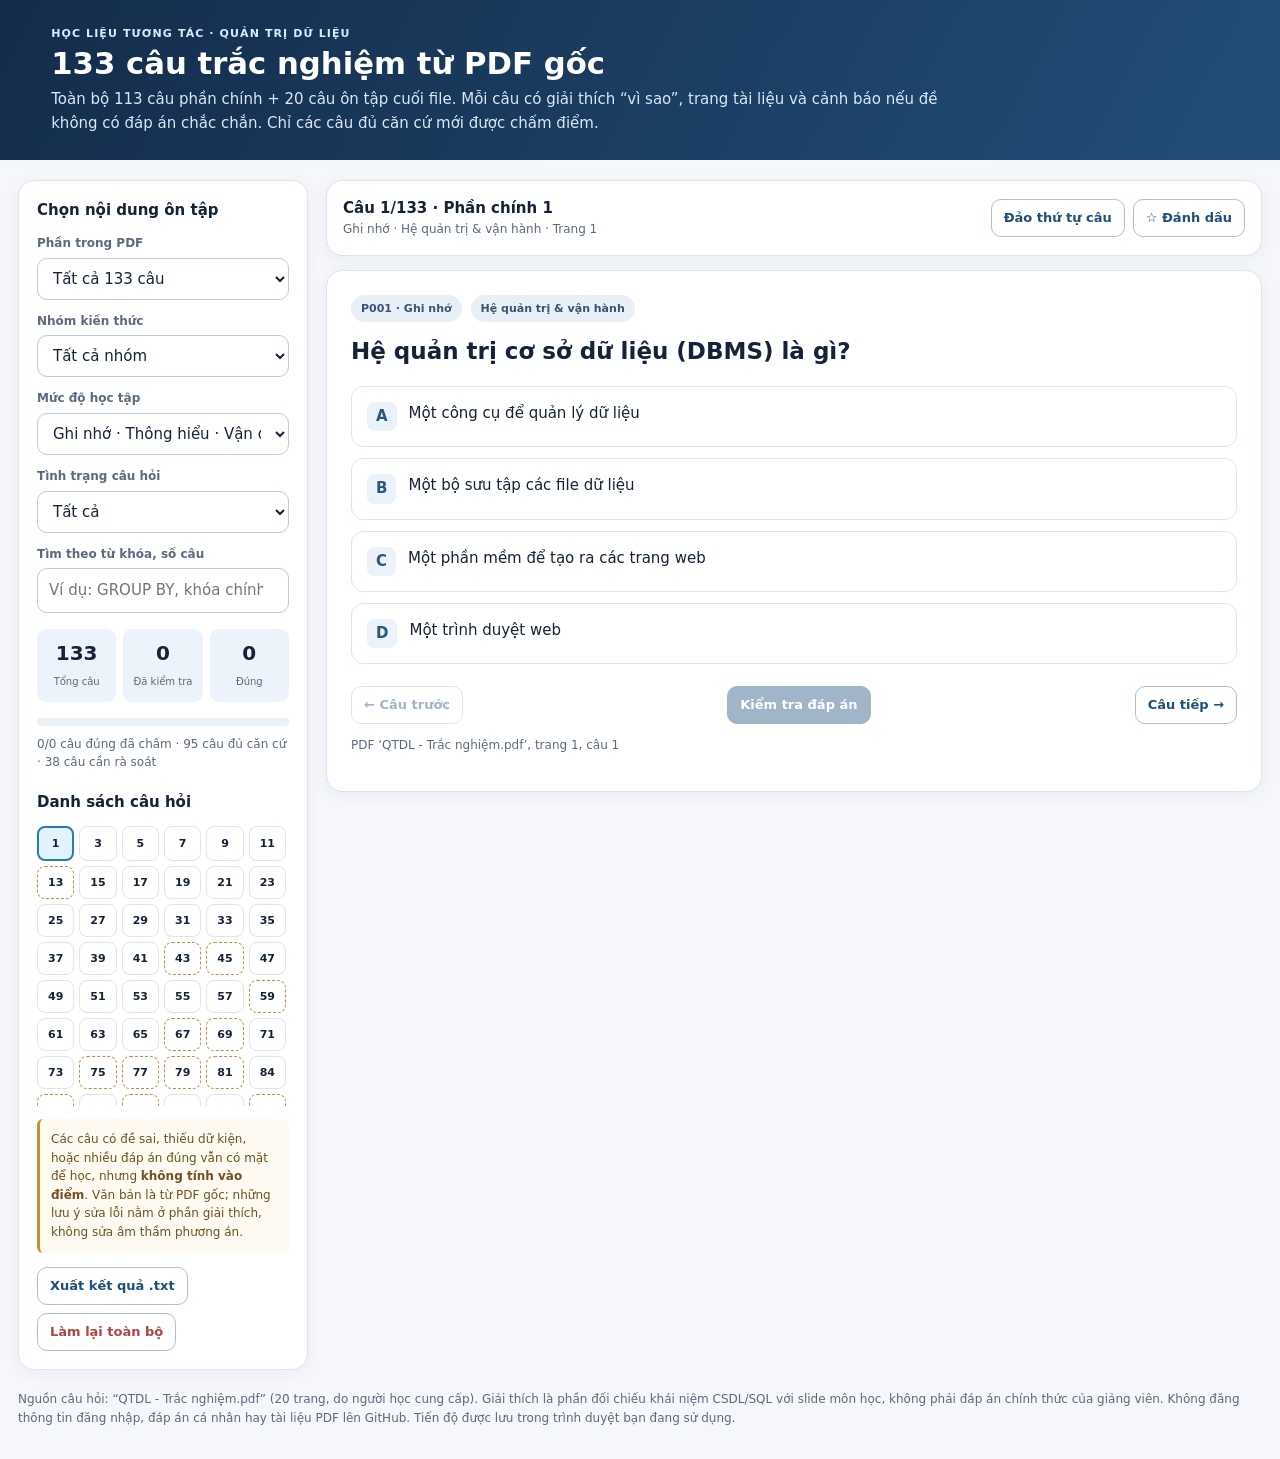
<file: public/qtdl-pdf-133-cau/index.html>
<!doctype html>
<html lang="vi">
<head>
<meta charset="UTF-8"><meta name="viewport" content="width=device-width,initial-scale=1">
<meta name="description" content="Trắc nghiệm ôn tập Quản trị dữ liệu từ PDF 20 trang, 133 câu, đáp án giải thích, lọc câu sai và rà soát câu thiếu dữ kiện.">
<title>QTDL | 133 câu trắc nghiệm từ PDF gốc</title>
<style>
:root{--bg:#f5f7fb;--panel:#fff;--ink:#142338;--muted:#5b6a80;--primary:#1d507d;--line:#dce4ed;--soft:#edf3fa;--good:#17724b;--bad:#b23f3d;--warn:#a56621;--radius:16px}
*{box-sizing:border-box}body{background:var(--bg);color:var(--ink);font:15px/1.55 system-ui,-apple-system,'Segoe UI',sans-serif;margin:0}button,input,select{font:inherit}button{cursor:pointer}button:disabled{cursor:not-allowed;opacity:.42}a{color:var(--primary)}
header{background:linear-gradient(118deg,#142c4a,#214e78);color:#fff;padding:25px max(4vw,20px)}header .shell{max-width:1280px;margin:auto}h1{font-size:clamp(22px,2.4vw,32px);margin:2px 0 6px;line-height:1.25}header p{margin:0;color:#d9e8f6;max-width:900px}.eyebrow{font-size:11px;font-weight:800;letter-spacing:.1em;text-transform:uppercase;color:#d8ebff}.wrap{max-width:1280px;margin:20px auto;padding:0 18px;display:grid;grid-template-columns:290px minmax(0,1fr);gap:18px;align-items:start}
.panel{border:1px solid var(--line);border-radius:var(--radius);background:var(--panel);box-shadow:0 3px 17px #1428400d}.side{padding:18px;position:sticky;top:15px}.sub{font-size:12px;color:var(--muted)}h2{font-size:15px;margin:0 0 12px}.field{margin:12px 0}.field label{font-size:12px;font-weight:700;color:var(--muted);display:block;margin-bottom:5px}.field select,.field input{width:100%;padding:10px 11px;border-radius:10px;border:1px solid #bdcbd9;background:#fff;color:var(--ink)}.pbar{background:#eaf0f6;border-radius:100px;height:8px;overflow:hidden;margin:9px 0}.pbar>div{height:100%;background:#3990ba;transition:width .25s}
.stats{display:grid;grid-template-columns:repeat(3,1fr);gap:7px;margin:16px 0}.stat{text-align:center;padding:9px 3px;background:var(--soft);border-radius:9px}.stat b{display:block;font-size:20px}.stat span{font-size:10px;color:var(--muted)}.qgrid{display:grid;grid-template-columns:repeat(6,1fr);gap:5px;max-height:280px;overflow:auto;padding-right:3px}.qgrid button{border:1px solid var(--line);background:#fff;color:var(--ink);padding:7px 0;border-radius:8px;font-size:11px;font-weight:700}.qgrid button.cur{border:2px solid #267fb4;background:#e2f3fd}.qgrid button.done{background:#e3f4ed;color:#126b4b}.qgrid button.wrong{background:#fae5e1;color:#a83735}.qgrid button.review{border-style:dashed;border-color:#c58c40}.qgrid button.sel{box-shadow:inset 0 0 0 1px var(--primary)}
.main{min-width:0}.toolbar{padding:16px;display:flex;align-items:center;justify-content:space-between;gap:9px;flex-wrap:wrap}.action{border:1px solid #afc0d1;border-radius:10px;background:#fff;color:var(--primary);padding:8px 12px;font-weight:700;font-size:13px}.action.primary{background:var(--primary);color:#fff;border-color:var(--primary)}.action.danger{color:#ae453f}.question{padding:24px}.idline{display:flex;align-items:center;gap:9px;flex-wrap:wrap;margin-bottom:13px}.chip{font-size:11px;font-weight:700;border-radius:100px;background:#e9eff6;padding:5px 10px;color:#385373}.chip.warn{background:#fff3e4;color:#8b5a19}.source{font-size:12px;color:var(--muted)}h3{font-size:clamp(18px,2vw,23px);font-weight:720;line-height:1.45;margin:0 0 18px;white-space:pre-wrap;overflow-wrap:anywhere}.choice-list{display:grid;gap:11px}.choice{display:flex;align-items:flex-start;gap:12px;text-align:left;width:100%;border:1.5px solid #dce5ee;background:#fff;border-radius:12px;padding:15px;color:var(--ink);transition:.12s;overflow-wrap:anywhere}.choice:hover{background:#f5fafd;border-color:#a3c4db}.choice.chosen{border-color:#2e6fa2;background:#edf6fe}.choice.good{border-color:#2f9069;background:#e7f5ee}.choice.bad{border-color:#c65a53;background:#fff0ed}.letter{border-radius:8px;background:#ecf2f9;color:#28597f;padding:3px 9px;font-weight:800;flex-shrink:0}.choice .opt-text{white-space:pre-wrap;min-width:0;font:inherit}.choice .opt-text.code{font-family:ui-monospace,Consolas,monospace;font-size:13px;line-height:1.6}.feedback{margin-top:16px;padding:17px;border:1px solid #c7dae8;border-radius:12px;background:#f5f9fd}.feedback.good{border-color:#b2deca;background:#f0faf6}.feedback.bad{border-color:#ebc7c2;background:#fff7f5}.feedback.warn{border-color:#f2d6a8;background:#fffbf3}.feedback h4{margin:0 0 8px;font-size:16px}.feedback p{margin:6px 0 0}.feedfoot{font-size:12px;color:var(--muted);margin-top:10px}.controls{display:flex;justify-content:space-between;gap:8px;flex-wrap:wrap;margin-top:22px}.footer{font-size:12px;color:var(--muted);max-width:1280px;margin:12px auto 32px;padding:0 18px}.note{margin-top:13px;border-left:3px solid #ca8d32;background:#fffaf1;padding:11px;font-size:12px;border-radius:6px;color:#715022}.empty{padding:45px 25px;text-align:center}.mini{font-size:12px}.tophead{color:#34536d}.progress{font-size:12px;color:var(--muted)}kbd{font-family:inherit;background:#e9eff6;border-radius:4px;padding:1px 5px}.hidden{display:none!important}
@media(max-width:840px){.wrap{display:block;margin-top:12px}.side{position:static;margin-bottom:14px}.qgrid{grid-template-columns:repeat(10,1fr);max-height:120px}.question{padding:17px}.stats{max-width:360px}}
@media(max-width:500px){.qgrid{grid-template-columns:repeat(8,1fr)}.controls{justify-content:stretch}.controls .action{flex:1}.toolbar{padding:12px}}@media print{header{background:#fff;color:#000}.side,.toolbar,.controls{display:none!important}.wrap{display:block}.panel{border:0;box-shadow:none}.question{padding:0}}
</style></head>
<body>
<header><div class="shell"><div class="eyebrow">HỌC LIỆU TƯƠNG TÁC · QUẢN TRỊ DỮ LIỆU</div><h1>133 câu trắc nghiệm từ PDF gốc</h1><p>Toàn bộ 113 câu phần chính + 20 câu ôn tập cuối file. Mỗi câu có giải thích “vì sao”, trang tài liệu và cảnh báo nếu đề không có đáp án chắc chắn. Chỉ các câu đủ căn cứ mới được chấm điểm.</p></div></header>
<div class="wrap">
<aside class="side panel"><h2>Chọn nội dung ôn tập</h2>
<div class="field"><label for="scope">Phần trong PDF</label><select id="scope"><option value="all">Tất cả 133 câu</option><option value="P">Phần chính · 113 câu</option><option value="O">Câu hỏi ôn tập · 20 câu</option></select></div>
<div class="field"><label for="topic">Nhóm kiến thức</label><select id="topic"><option value="all">Tất cả nhóm</option></select></div>
<div class="field"><label for="level">Mức độ học tập</label><select id="level"><option value="all">Ghi nhớ · Thông hiểu · Vận dụng</option><option>Ghi nhớ</option><option>Thông hiểu</option><option>Vận dụng</option></select></div>
<div class="field"><label for="status">Tình trạng câu hỏi</label><select id="status"><option value="all">Tất cả</option><option value="todo">Chưa làm</option><option value="wrong">Đã làm sai</option><option value="right">Đã làm đúng</option><option value="review">Cần rà soát · không chấm</option><option value="flag">Đã đánh dấu</option></select></div>
<div class="field"><label for="search">Tìm theo từ khóa, số câu</label><input id="search" type="search" placeholder="Ví dụ: GROUP BY, khóa chính, 45"></div>
<div class="stats"><div class="stat"><b id="n-total">133</b><span>Tổng câu</span></div><div class="stat"><b id="n-done">0</b><span>Đã kiểm tra</span></div><div class="stat"><b id="n-good">0</b><span>Đúng</span></div></div><div class="pbar"><div id="pbar" style="width:0%"></div></div><div id="ptext" class="sub"></div>
<h2 style="margin-top:19px">Danh sách câu hỏi</h2><div class="qgrid" id="qgrid"></div>
<div class="note">Các câu có đề sai, thiếu dữ kiện, hoặc nhiều đáp án đúng vẫn có mặt để học, nhưng <b>không tính vào điểm</b>. Văn bản là từ PDF gốc; những lưu ý sửa lỗi nằm ở phần giải thích, không sửa âm thầm phương án.</div>
<div style="display:flex;gap:8px;margin-top:14px;flex-wrap:wrap"><button class="action" id="download">Xuất kết quả .txt</button><button class="action danger" id="reset">Làm lại toàn bộ</button></div>
</aside>
<main class="main"><div class="panel toolbar"><div><b id="current-position">Câu 1/133</b><div class="progress" id="current-progress">Chọn một đáp án rồi kiểm tra</div></div><div style="display:flex;gap:8px"><button class="action" id="shuffle">Đảo thứ tự câu</button><button class="action" id="flag">☆ Đánh dấu</button></div></div>
<div id="questionView" class="panel question" style="margin-top:14px"></div></main></div>
<div class="footer">Nguồn câu hỏi: “QTDL - Trắc nghiệm.pdf” (20 trang, do người học cung cấp). Giải thích là phần đối chiếu khái niệm CSDL/SQL với slide môn học, không phải đáp án chính thức của giảng viên. Không đăng thông tin đăng nhập, đáp án cá nhân hay tài liệu PDF lên GitHub. Tiến độ được lưu trong trình duyệt bạn đang sử dụng.</div>
<script type="application/json" id="question-bank">[{"id":"P001","section":"PDF 1–113","number":1,"page":1,"question":"Hệ quản trị cơ sở dữ liệu (DBMS) là gì?","options":{"A":"Một công cụ để quản lý dữ liệu","B":"Một bộ sưu tập các file dữ liệu","C":"Một phần mềm để tạo ra các trang web","D":"Một trình duyệt web"},"answer":"A","explanation":"DBMS là phần mềm quản lý cơ sở dữ liệu, hỗ trợ lưu trữ, truy vấn, cập nhật và kiểm soát truy cập. Các đáp án còn lại mô tả tập tin, trình tạo web hoặc trình duyệt, không phải DBMS.","review":false,"source":"PDF ‘QTDL - Trắc nghiệm.pdf’, trang 1, câu 1","topic":"Hệ quản trị & vận hành","level":"Ghi nhớ"},{"id":"P003","section":"PDF 1–113","number":3,"page":1,"question":"Câu hỏi: Để thêm dữ liệu vào bảng trong DBMS, ta sử dụng câu lệnh nào?","options":{"A":"ADD","B":"UPDATE","C":"INSERT","D":"DELETE"},"answer":"C","explanation":"INSERT INTO dùng để thêm dòng mới vào bảng. UPDATE sửa dòng đã có; DELETE xóa; ADD thường là thành phần của lệnh ALTER TABLE khi thêm cột.","review":false,"source":"PDF ‘QTDL - Trắc nghiệm.pdf’, trang 1, câu 3","topic":"Lệnh thao tác dữ liệu","level":"Ghi nhớ"},{"id":"P005","section":"PDF 1–113","number":5,"page":1,"question":"Câu hỏi: Trong DBMS, ràng buộc ngoại (foreign key) được sử dụng để làm gì?","options":{"A":"Kết nối các bảng với nhau","B":"Xác định các bản ghi duy nhất trong bảng","C":"Sắp xếp các bản ghi theo thứ tự tăng dần","D":"Loại bỏ các bản ghi không hợp lệ"},"answer":"A","explanation":"Khóa ngoại biểu diễn mối liên hệ và đảm bảo tham chiếu hợp lệ sang khóa ở bảng khác. Đáp án A diễn đạt ngắn là “kết nối các bảng”; chức năng chính xác hơn là duy trì toàn vẹn tham chiếu.","review":false,"source":"PDF ‘QTDL - Trắc nghiệm.pdf’, trang 1, câu 5","topic":"Thiết kế & ràng buộc","level":"Ghi nhớ"},{"id":"P007","section":"PDF 1–113","number":7,"page":1,"question":"Câu hỏi: Trong DBMS, câu lệnh UPDATE được sử dụng để làm gì?","options":{"A":"Thêm dữ liệu vào cơ sở dữ liệu","B":"Truy vấn dữ liệu từ cơ sở dữ liệu","C":"Cập nhật dữ liệu trong cơ sở dữ liệu","D":"Xóa dữ liệu khỏi cơ sở dữ liệu"},"answer":"C","explanation":"UPDATE thay đổi giá trị thuộc tính của các bản ghi đang có. Nó khác INSERT (thêm), SELECT (xem) và DELETE (xóa).","review":false,"source":"PDF ‘QTDL - Trắc nghiệm.pdf’, trang 1, câu 7","topic":"Lệnh thao tác dữ liệu","level":"Ghi nhớ"},{"id":"P009","section":"PDF 1–113","number":9,"page":1,"question":"Câu lệnh nào được sử dụng để tạo bảng trong DBMS?","options":{"A":"CREATE","B":"INSERT","C":"UPDATE","D":"DELETE"},"answer":"A","explanation":"Lệnh tạo bảng đầy đủ là CREATE TABLE tên_bảng (...). CREATE là từ khóa mở đầu; INSERT, UPDATE, DELETE chỉ thao tác dữ liệu.","review":false,"source":"PDF ‘QTDL - Trắc nghiệm.pdf’, trang 1, câu 9","topic":"Lệnh thao tác dữ liệu","level":"Ghi nhớ"},{"id":"P011","section":"PDF 1–113","number":11,"page":1,"question":"Trong DBMS, câu lệnh nào được sử dụng để thay đổi cấu trúc của bảng?","options":{"A":"ALTER","B":"UPDATE","C":"INSERT","D":"DELETE"},"answer":"A","explanation":"ALTER TABLE dùng để sửa cấu trúc bảng như thêm hoặc xóa cột, ràng buộc. UPDATE chỉ sửa giá trị của dữ liệu trong bảng.","review":false,"source":"PDF ‘QTDL - Trắc nghiệm.pdf’, trang 1, câu 11","topic":"Lệnh thao tác dữ liệu","level":"Ghi nhớ"},{"id":"P013","section":"PDF 1–113","number":13,"page":2,"question":"Trong DBMS, kiểu dữ liệu nào được sử dụng để lưu trữ giá trị nguyên thủy như số nguyên, số thực và boolean?","options":{"A":"CHAR","B":"VARCHAR","C":"INTEGER","D":"DATE"},"answer":"?","explanation":"INTEGER chỉ biểu diễn số nguyên, không bao hàm số thực và BOOLEAN. Một kiểu dữ liệu đơn trong bốn lựa chọn không thể đại diện chính xác cả ba loại “số nguyên, số thực, boolean” như đề nêu.","review":true,"source":"PDF ‘QTDL - Trắc nghiệm.pdf’, trang 2, câu 13","topic":"Thiết kế & ràng buộc","level":"Ghi nhớ"},{"id":"P015","section":"PDF 1–113","number":15,"page":2,"question":"Trong DBMS, ràng buộc duy nhất (unique constraint) được sử dụng để làm gì?","options":{"A":"Đảm bảo rằng một cột không chứa giá trị trùng lặp","B":"Kết nối các bảng với nhau","C":"Xác định các bản ghi duy nhất trong bảng","D":"Sắp xếp các bản ghi theo thứ tự tăng dần"},"answer":"A","explanation":"UNIQUE ngăn các giá trị/tổ hợp giá trị trùng nhau theo quy tắc DBMS; cần phân biệt xử lý NULL có thể khác giữa các hệ quản trị. Khóa ngoại phục vụ tham chiếu, ORDER BY sắp xếp.","review":false,"source":"PDF ‘QTDL - Trắc nghiệm.pdf’, trang 2, câu 15","topic":"Thiết kế & ràng buộc","level":"Ghi nhớ"},{"id":"P017","section":"PDF 1–113","number":17,"page":2,"question":"Trong DBMS, câu lệnh nào được sử dụng để cập nhật các bản ghi trong một bảng?","options":{"A":"UPDATE","B":"INSERT","C":"DELETE","D":"SELECT"},"answer":"A","explanation":"UPDATE thay đổi các bản ghi đã tồn tại. INSERT thêm, DELETE xóa, SELECT lấy dữ liệu.","review":false,"source":"PDF ‘QTDL - Trắc nghiệm.pdf’, trang 2, câu 17","topic":"Lệnh thao tác dữ liệu","level":"Ghi nhớ"},{"id":"P019","section":"PDF 1–113","number":19,"page":2,"question":"Trong DBMS, câu lệnh nào được sử dụng để xóa các bản ghi trong một bảng?","options":{"A":"DELETE","B":"INSERT","C":"UPDATE","D":"SELECT"},"answer":"A","explanation":"DELETE FROM tên_bảng [WHERE điều_kiện] xóa các dòng. Các lệnh còn lại lần lượt là thêm, sửa và truy vấn.","review":false,"source":"PDF ‘QTDL - Trắc nghiệm.pdf’, trang 2, câu 19","topic":"Lệnh thao tác dữ liệu","level":"Ghi nhớ"},{"id":"P021","section":"PDF 1–113","number":21,"page":2,"question":"Trong DBMS, kiểu dữ liệu nào được sử dụng để lưu trữ các giá trị thập phân?","options":{"A":"CHAR","B":"VARCHAR","C":"FLOAT","D":"DATE"},"answer":"C","explanation":"FLOAT biểu diễn số thực dấu phẩy động trong các lựa chọn đã cho. Với số tiền hoặc giá trị cần chính xác thập phân, DECIMAL/NUMERIC thường phù hợp hơn FLOAT.","review":false,"source":"PDF ‘QTDL - Trắc nghiệm.pdf’, trang 2, câu 21","topic":"Thiết kế & ràng buộc","level":"Ghi nhớ"},{"id":"P023","section":"PDF 1–113","number":23,"page":3,"question":"Trong DBMS, ràng buộc NOT NULL được sử dụng để làm gì?","options":{"A":"Đảm bảo rằng một cột không chứa giá trị trùng lặp","B":"Xác định các bản ghi duy nhất trong bảng","C":"Kiểm tra giá trị của một cột để đảm bảo rằng nó phù hợp với một điều kiện nhất định","D":"Đảm bảo rằng một cột không chứa giá trị null"},"answer":"D","explanation":"NOT NULL không cho phép giá trị NULL tại thuộc tính được ràng buộc. Không trùng lặp là UNIQUE; điều kiện nghiệp vụ là CHECK.","review":false,"source":"PDF ‘QTDL - Trắc nghiệm.pdf’, trang 3, câu 23","topic":"Thiết kế & ràng buộc","level":"Ghi nhớ"},{"id":"P025","section":"PDF 1–113","number":25,"page":3,"question":"Trong DBMS, khóa (lock) được sử dụng để làm gì?","options":{"A":"Đảm bảo tính toàn vẹn dữ liệu trong các transaction","B":"Xác định các bản ghi duy nhất trong bảng","C":"Kiểm tra giá trị của một cột để đảm bảo rằng nó phù hợp với một điều kiện nhất định","D":"Kết nối các bảng với nhau"},"answer":"A","explanation":"Khóa (lock) là cơ chế kiểm soát truy cập đồng thời, hỗ trợ tính cô lập và ngăn cập nhật xung đột trong giao dịch. Nó không phải khóa chính hay khóa ngoại của bảng.","review":false,"source":"PDF ‘QTDL - Trắc nghiệm.pdf’, trang 3, câu 25","topic":"Hệ quản trị & vận hành","level":"Ghi nhớ"},{"id":"P027","section":"PDF 1–113","number":27,"page":3,"question":"Trong DBMS, hàm nào được sử dụng để tìm giá trị tối đa của một cột trong một bảng?","options":{"A":"MAX","B":"MIN","C":"AVG","D":"SUM"},"answer":"A","explanation":"MAX trả về giá trị lớn nhất. MIN là nhỏ nhất, AVG là trung bình, SUM là tổng.","review":false,"source":"PDF ‘QTDL - Trắc nghiệm.pdf’, trang 3, câu 27","topic":"Truy vấn & SQL","level":"Ghi nhớ"},{"id":"P029","section":"PDF 1–113","number":29,"page":3,"question":"Trong DBMS, khóa chính (primary key) được sử dụng để làm gì?","options":{"A":"Xác định các bản ghi duy nhất trong bảng","B":"Kết nối các bảng với nhau","C":"Đảm bảo tính toàn vẹn dữ liệu trong các transaction","D":"Sắp xếp các bản ghi theo thứ tự tăng dần"},"answer":"A","explanation":"PRIMARY KEY đảm bảo định danh duy nhất cho từng dòng; cũng bắt buộc NOT NULL. Nó không chủ yếu dùng sắp xếp hay điều khiển giao dịch.","review":false,"source":"PDF ‘QTDL - Trắc nghiệm.pdf’, trang 3, câu 29","topic":"Thiết kế & ràng buộc","level":"Ghi nhớ"},{"id":"P031","section":"PDF 1–113","number":31,"page":3,"question":"Trong DBMS, câu lệnh nào được sử dụng để xóa một bảng khỏi cơ sở dữ liệu?","options":{"A":"DROP","B":"ALTER","C":"CREATE","D":"SELECT"},"answer":"A","explanation":"DROP TABLE xóa cấu trúc bảng (và dữ liệu theo hành vi hệ quản trị). DELETE chỉ xóa dòng, ALTER thay cấu trúc, CREATE tạo mới.","review":false,"source":"PDF ‘QTDL - Trắc nghiệm.pdf’, trang 3, câu 31","topic":"Lệnh thao tác dữ liệu","level":"Ghi nhớ"},{"id":"P033","section":"PDF 1–113","number":33,"page":4,"question":"Trong DBMS, câu lệnh nào được sử dụng để sắp xếp các bản ghi trong một bảng theo thứ tự giảm dần?","options":{"A":"ORDER BY DESC","B":"ORDER BY ASC","C":"SORT BY DESC","D":"SORT BY ASC"},"answer":"A","explanation":"ORDER BY cột DESC sắp xếp giảm dần. ASC là tăng dần; SORT BY không phải cú pháp SQL chuẩn tương ứng ở đây.","review":false,"source":"PDF ‘QTDL - Trắc nghiệm.pdf’, trang 4, câu 33","topic":"Truy vấn & SQL","level":"Ghi nhớ"},{"id":"P035","section":"PDF 1–113","number":35,"page":4,"question":"Để thực hiện một truy vấn lấy dữ liệu từ nhiều bảng trong cùng một câu lệnh SELECT, ta sử dụng phương thức gì?","options":{"A":"JOIN","B":"UNION","C":"GROUP BY","D":"ORDER BY"},"answer":"A","explanation":"JOIN kết hợp dữ liệu có liên hệ từ các bảng trong cùng câu SELECT. UNION ghép tập dòng; GROUP BY gom nhóm; ORDER BY sắp xếp.","review":false,"source":"PDF ‘QTDL - Trắc nghiệm.pdf’, trang 4, câu 35","topic":"Truy vấn & SQL","level":"Ghi nhớ"},{"id":"P037","section":"PDF 1–113","number":37,"page":4,"question":"Trong hệ quản trị cơ sở dữ liệu, đối tượng nào được sử dụng để tăng tốc độ truy vấn dữ liệu?","options":{"A":"Bảng","B":"Chỉ mục","C":"Chức năng","D":"Lược đồ"},"answer":"B","explanation":"Chỉ mục (index) cung cấp cấu trúc hỗ trợ tìm kiếm hiệu quả hơn, tùy truy vấn và thiết kế. Nó có chi phí lưu trữ/cập nhật và không phải luôn tăng tốc mọi truy vấn.","review":false,"source":"PDF ‘QTDL - Trắc nghiệm.pdf’, trang 4, câu 37","topic":"Hệ quản trị & vận hành","level":"Ghi nhớ"},{"id":"P039","section":"PDF 1–113","number":39,"page":4,"question":"Trong SQL, lệnh nào được sử dụng để sắp xếp các bản ghi trong bảng theo một trường dữ liệu cụ thể?","options":{"A":"ORDER BY","B":"GROUP BY","C":"HAVING","D":"WHERE"},"answer":"A","explanation":"ORDER BY dùng để sắp xếp kết quả theo cột và ASC/DESC. GROUP BY gom nhóm, HAVING lọc nhóm, WHERE lọc dòng.","review":false,"source":"PDF ‘QTDL - Trắc nghiệm.pdf’, trang 4, câu 39","topic":"Truy vấn & SQL","level":"Ghi nhớ"},{"id":"P041","section":"PDF 1–113","number":41,"page":4,"question":"Trong SQL, lệnh WHERE được sử dụng để làm gì?","options":{"A":"Thêm dữ liệu mới vào bảng.","B":"Sửa đổi dữ liệu trong bảng.","C":"Xóa dữ liệu trong bảng","D":"Lọc dữ liệu từ bảng"},"answer":"D","explanation":"WHERE xác định điều kiện lọc dòng cho SELECT hoặc phạm vi ảnh hưởng của UPDATE/DELETE. Nó tự nó không phải câu lệnh thêm, sửa hay xóa.","review":false,"source":"PDF ‘QTDL - Trắc nghiệm.pdf’, trang 4, câu 41","topic":"Truy vấn & SQL","level":"Ghi nhớ"},{"id":"P043","section":"PDF 1–113","number":43,"page":5,"question":"Trong hệ quản trị cơ sở dữ liệu, để giảm thiểu việc lặp lại dữ liệu, ta sử dụng khái niệm gì?","options":{"A":"Truy vấn","B":"Bảng","C":"Khóa ngoại","D":"Khóa chính"},"answer":"?","explanation":"Giảm dư thừa dữ liệu gắn với thiết kế mô hình quan hệ và chuẩn hóa dữ liệu. Khóa chính/khóa ngoại có vai trò định danh và tham chiếu, không tự động đảm bảo giảm trùng lặp toàn bộ dữ liệu; các lựa chọn chưa đưa ra “chuẩn hóa”.","review":true,"source":"PDF ‘QTDL - Trắc nghiệm.pdf’, trang 5, câu 43","topic":"Thiết kế & ràng buộc","level":"Thông hiểu"},{"id":"P045","section":"PDF 1–113","number":45,"page":5,"question":"Trong hệ quản trị cơ sở dữ liệu, phát biểu nào sau đây đúng về khóa chính?","options":{"A":"Khóa chính là một thuộc tính có thể có giá trị trùng nhau trong một bảng.","B":"Khóa chính là một thuộc tính có giá trị duy nhất trong một bảng.","C":"Khóa chính là một thuộc tính không thể có giá trị null trong một bảng.","D":"Khóa chính là một thuộc tính chứa các giá trị số trong một bảng."},"answer":"?","explanation":"Cả B và C đều đúng: khóa chính phải duy nhất và không được NULL. Đề hỏi một đáp án nên không có một lựa chọn duy nhất hợp lệ.","review":true,"source":"PDF ‘QTDL - Trắc nghiệm.pdf’, trang 5, câu 45","topic":"Thiết kế & ràng buộc","level":"Thông hiểu"},{"id":"P047","section":"PDF 1–113","number":47,"page":5,"question":"Hệ quản trị cơ sở dữ liệu là gì?","options":{"A":"Phần mềm quản lý cơ sở dữ liệu","B":"Hệ thống phần cứng quản lý cơ sở dữ liệu","C":"Cả hai đều đúng","D":"Cả hai đều sai"},"answer":"A","explanation":"DBMS là phần mềm quản trị CSDL. Phần cứng là hạ tầng vận hành hệ thống, không đồng nghĩa bản thân DBMS.","review":false,"source":"PDF ‘QTDL - Trắc nghiệm.pdf’, trang 5, câu 47","topic":"Hệ quản trị & vận hành","level":"Thông hiểu"},{"id":"P049","section":"PDF 1–113","number":49,"page":5,"question":"Các thành phần của hệ thống quản trị cơ sở dữ liệu bao gồm:","options":{"A":"Người sử dụng cuối","B":"Phần mềm quản lý cơ sở dữ liệu","C":"Phần cứng","D":"Tất cả các đáp án trên đều đúng"},"answer":"D","explanation":"Xét toàn bộ hệ thống CSDL, có người dùng, phần mềm DBMS và phần cứng. Cần phân biệt: DBMS riêng lẻ là phần mềm, còn hệ thống hoạt động gồm cả con người và hạ tầng.","review":false,"source":"PDF ‘QTDL - Trắc nghiệm.pdf’, trang 5, câu 49","topic":"Hệ quản trị & vận hành","level":"Thông hiểu"},{"id":"P051","section":"PDF 1–113","number":51,"page":6,"question":"Một kiểu dữ liệu cơ bản trong cơ sở dữ liệu là gì?","options":{"A":"Boolean","B":"Integer","C":"String","D":"Tất cả các đáp án trên đều đúng"},"answer":"D","explanation":"BOOLEAN, INTEGER và STRING đều là các loại dữ liệu phổ biến; trong DBMS cụ thể, tên kiểu dữ liệu có thể khác nhau.","review":false,"source":"PDF ‘QTDL - Trắc nghiệm.pdf’, trang 6, câu 51","topic":"Thiết kế & ràng buộc","level":"Thông hiểu"},{"id":"P053","section":"PDF 1–113","number":53,"page":6,"question":"Để tìm kiếm một giá trị cụ thể trong cơ sở dữ liệu, bạn nên sử dụng loại truy vấn nào?","options":{"A":"Truy vấn cập nhật","B":"Truy vấn tìm kiếm","C":"Truy vấn thêm mới","D":"Không có đáp án đúng"},"answer":"B","explanation":"Truy vấn tìm kiếm hoặc SELECT lấy bản ghi thỏa điều kiện. Truy vấn cập nhật và thêm mới dùng để thay đổi dữ liệu.","review":false,"source":"PDF ‘QTDL - Trắc nghiệm.pdf’, trang 6, câu 53","topic":"Lệnh thao tác dữ liệu","level":"Thông hiểu"},{"id":"P055","section":"PDF 1–113","number":55,"page":6,"question":"Trong hệ quản trị cơ sở dữ liệu, hàm COUNT(*) được sử dụng để làm gì?","options":{"A":"Đếm số bản ghi trong một bảng","B":"Tìm bản ghi đầu tiên trong một bảng","C":"Lấy tất cả các giá trị từ một bảng","D":"Không có đáp án đúng"},"answer":"A","explanation":"COUNT(*) đếm số dòng trong kết quả truy vấn. Nó không tự tìm dòng đầu tiên hay trả về toàn bộ giá trị.","review":false,"source":"PDF ‘QTDL - Trắc nghiệm.pdf’, trang 6, câu 55","topic":"Truy vấn & SQL","level":"Thông hiểu"},{"id":"P057","section":"PDF 1–113","number":57,"page":6,"question":"Trong cơ sở dữ liệu, \"view\" được hiểu như thế nào?","options":{"A":"Một cách để tạo bảng mới từ các bảng có sẵn.","B":"Một danh sách các quy tắc để kiểm tra tính hợp lệ của dữ liệu.","C":"Một danh sách các thao tác để tạo và chỉnh sửa cơ sở dữ liệu.","D":"Một cách để xem dữ liệu từ các bảng khác nhau dưới dạng một bảng ảo"},"answer":"D","explanation":"VIEW là khung nhìn logic, thường được xác định bởi truy vấn trên bảng nguồn; không nhất thiết lưu riêng bản sao dữ liệu. A mô tả tạo bảng vật lý, không phải VIEW thông thường.","review":false,"source":"PDF ‘QTDL - Trắc nghiệm.pdf’, trang 6, câu 57","topic":"Lệnh thao tác dữ liệu","level":"Thông hiểu"},{"id":"P059","section":"PDF 1–113","number":59,"page":6,"question":"Trong hệ quản trị cơ sở dữ liệu, tập tin mở là gì?","options":{"A":"Tập tin được tạo ra và sử dụng bởi hệ thống để lưu trữ cơ sở dữ liệu.","B":"Tập tin được sử dụng để lưu trữ thông tin về một loại đối tượng hoặc sự kiện cụ thể.","C":"Tập tin được sử dụng để lưu trữ thông tin về các liên kết giữa các bảng khác nhau.","D":"Tập tin được sử dụng để lưu trữ các truy vấn và thủ tục lưu trữ"},"answer":"?","explanation":"Cụm “tập tin mở” không được định nghĩa trong đề, có thể là lỗi thuật ngữ hoặc lỗi biên tập. Không đủ căn cứ lựa chọn một đáp án đúng từ bốn mô tả.","review":true,"source":"PDF ‘QTDL - Trắc nghiệm.pdf’, trang 6, câu 59","topic":"Hệ quản trị & vận hành","level":"Thông hiểu"},{"id":"P061","section":"PDF 1–113","number":61,"page":7,"question":"Trong hệ quản trị cơ sở dữ liệu, phương thức nào được sử dụng để bảo vệ dữ liệu khỏi việc truy cập trái phép hoặc thay đổi dữ liệu bởi người dùng không được phép?","options":{"A":"Chính sách an ninh.","B":"Mã hóa dữ liệu.","C":"Kiểm soát truy cập.","D":"Hệ thống sao lưu và khôi phục."},"answer":"C","explanation":"Kiểm soát truy cập giới hạn người được phép đọc hoặc thay đổi dữ liệu. Chính sách và mã hóa cũng giúp bảo vệ dữ liệu, nhưng C trực tiếp giải quyết truy cập trái phép.","review":false,"source":"PDF ‘QTDL - Trắc nghiệm.pdf’, trang 7, câu 61","topic":"Hệ quản trị & vận hành","level":"Thông hiểu"},{"id":"P063","section":"PDF 1–113","number":63,"page":7,"question":"Trigger là gì?","options":{"A":"Là một khóa chính của bảng","B":"Là một đối tượng lưu trữ dữ liệu","C":"Là một câu lệnh SQL để truy vấn dữ liệu","D":"Là một đối tượng trong cơ sở dữ liệu được kích hoạt khi có sự kiện xảy ra."},"answer":"D","explanation":"Trigger là đối tượng tự thực thi khi xảy ra sự kiện được cấu hình, chẳng hạn INSERT/UPDATE/DELETE. Nó không phải khóa hoặc chỉ là câu SELECT.","review":false,"source":"PDF ‘QTDL - Trắc nghiệm.pdf’, trang 7, câu 63","topic":"Hệ quản trị & vận hành","level":"Thông hiểu"},{"id":"P065","section":"PDF 1–113","number":65,"page":7,"question":"Store procedure là gì?","options":{"A":"Là một đối tượng lưu trữ dữ liệu","B":"Là một truy vấn được lưu trữ trong cơ sở dữ liệu","C":"Là một khối lệnh SQL được lưu trữ trong cơ sở dữ liệu và được gọi khi cần thiết","D":"Là một bảng trong cơ sở dữ liệu"},"answer":"C","explanation":"Stored procedure là tập lệnh/thủ tục được lưu trong CSDL và có thể gọi thực thi với tham số. Nó có thể truy vấn hoặc cập nhật, không đơn thuần là bảng.","review":false,"source":"PDF ‘QTDL - Trắc nghiệm.pdf’, trang 7, câu 65","topic":"Hệ quản trị & vận hành","level":"Thông hiểu"},{"id":"P067","section":"PDF 1–113","number":67,"page":7,"question":"Trigger có thể được kích hoạt bởi những sự kiện nào trong cơ sở dữ liệu?","options":{"A":"INSERT, UPDATE, DELETE","B":"CREATE, DROP, ALTER","C":"SELECT, FROM, WHERE","D":"JOIN, UNION, GROUP BY"},"answer":"?","explanation":"Cả A và B có thể đúng với các loại trigger khác nhau trong SQL Server: DML trigger cho INSERT/UPDATE/DELETE, DDL trigger cho CREATE/DROP/ALTER. Vì đề chỉ nói “trigger” nên thiếu giới hạn loại.","review":true,"source":"PDF ‘QTDL - Trắc nghiệm.pdf’, trang 7, câu 67","topic":"Hệ quản trị & vận hành","level":"Thông hiểu"},{"id":"P069","section":"PDF 1–113","number":69,"page":8,"question":"Stored procedure có thể được sử dụng như thế nào?","options":{"A":"Tạo mới bảng","B":"Truy vấn dữ liệu","C":"Thêm, sửa, xóa dữ liệu","D":"Không được sử dụng để truy vấn dữ liệu"},"answer":"?","explanation":"Stored procedure có thể chứa câu SELECT, các lệnh thêm/sửa/xóa và trong một số bối cảnh cả DDL. A, B, C đều có thể thực hiện; câu hỏi thiếu điều kiện để chọn duy nhất.","review":true,"source":"PDF ‘QTDL - Trắc nghiệm.pdf’, trang 8, câu 69","topic":"Hệ quản trị & vận hành","level":"Thông hiểu"},{"id":"P071","section":"PDF 1–113","number":71,"page":8,"question":"Tính tổng lương của tất cả các nhân viên trong bảng \"employees\".","options":{"A":"SELECT SUM(salary) FROM employees;","B":"SELECT AVG(salary) FROM employees;","C":"SELECT COUNT(*) FROM employees;","D":"SELECT MAX(salary) FROM employees;"},"answer":"A","explanation":"SUM(salary) cộng tổng các mức lương. AVG là trung bình, COUNT đếm hàng, MAX lấy mức cao nhất.","review":false,"source":"PDF ‘QTDL - Trắc nghiệm.pdf’, trang 8, câu 71","topic":"Truy vấn & SQL","level":"Vận dụng"},{"id":"P073","section":"PDF 1–113","number":73,"page":8,"question":"Tính tổng số lượng phòng ban trong bảng \"departments\".","options":{"A":"SELECT COUNT(*) FROM departments;","B":"SELECT SUM(department_id) FROM departments;","C":"SELECT COUNT(DISTINCT department_name) FROM departments;","D":"SELECT AVG(department_id) FROM departments;"},"answer":"A","explanation":"COUNT(*) đếm số dòng phòng ban trong bảng departments, giả sử mỗi dòng đại diện một phòng. SUM/AVG của mã phòng không phải số phòng; COUNT(DISTINCT tên) có thể thiếu nếu tên trùng.","review":false,"source":"PDF ‘QTDL - Trắc nghiệm.pdf’, trang 8, câu 73","topic":"Truy vấn & SQL","level":"Vận dụng"},{"id":"P075","section":"PDF 1–113","number":75,"page":9,"question":"Tính tổng số lượng nhân viên mỗi phòng ban và sắp xếp kết quả theo tên phòng ban theo thứ tự bảng chữ cái.","options":{"A":"SELECT department_name, COUNT() FROM employees JOIN departments ON employees.department_id = departments.department_id GROUP BY department_name ORDER BY department_name ASC;","B":"SELECT department_name, SUM(salary) FROM employees JOIN departments ON employees.department_id = departments.department_id GROUP BY department_name ORDER BY department_name DESC;","C":"SELECT department_id, COUNT() FROM employees GROUP BY department_id ORDER BY department_name ASC;","D":"SELECT department_id, SUM(salary) FROM employees GROUP BY department_id ORDER BY department_name DESC;"},"answer":"?","explanation":"Về logic phương án A cần JOIN, COUNT, GROUP BY và ORDER BY ASC. Tuy nhiên PDF viết COUNT() thay vì COUNT(*), nên nguyên dạng câu lệnh không hợp lệ với SQL Server và không có đáp án đầy đủ chính xác.","review":true,"source":"PDF ‘QTDL - Trắc nghiệm.pdf’, trang 9, câu 75","topic":"Truy vấn & SQL","level":"Vận dụng"},{"id":"P077","section":"PDF 1–113","number":77,"page":9,"question":"Tính toán giá trị trung bình (AVG) của cột \"điểm\" trong bảng \"sinh viên\":","options":{"A":"SELECT AVG(diem) FROM sinh_vien;","B":"SELECT AVG(sinh_vien.diem) FROM sinh_vien;","C":"SELECT AVG(*) FROM sinh_vien;","D":"SELECT AVG(diem) FROM students;"},"answer":"?","explanation":"A và B có ý nghĩa tương đương: AVG(diem) và AVG(sinh_vien.diem) trên một bảng sinh_vien đều tính trung bình cùng cột. Đề trắc nghiệm một đáp án bị trùng lời giải.","review":true,"source":"PDF ‘QTDL - Trắc nghiệm.pdf’, trang 9, câu 77","topic":"Truy vấn & SQL","level":"Vận dụng"},{"id":"P079","section":"PDF 1–113","number":79,"page":9,"question":"Tính toán giá trị trung bình (AVG) của cột \"giá\" trong bảng \"sản phẩm\" của nhà cung cấp \"ABC\":","options":{"A":"SELECT AVG(gia) FROM san_pham WHERE nha_cung_cap = 'ABC';","B":"SELECT AVG(san_pham.gia) FROM san_pham WHERE nha_cung_cap = 'ABC';","C":"SELECT AVG(*) FROM san_pham WHERE nha_cung_cap = 'ABC';","D":"SELECT AVG(gia) FROM products WHERE nha_cung_cap = 'ABC';"},"answer":"?","explanation":"Cả A và B đúng về logic: cách viết gia và san_pham.gia trên một bảng là tương đương. AVG(*) sai vì không phải biểu thức số hợp lệ; do có hai phương án đúng nên không thể chấm chọn một.","review":true,"source":"PDF ‘QTDL - Trắc nghiệm.pdf’, trang 9, câu 79","topic":"Truy vấn & SQL","level":"Vận dụng"},{"id":"P081","section":"PDF 1–113","number":81,"page":10,"question":"Tính toán số lượng bản ghi trong bảng \"sản phẩm\" có giá trị lớn hơn 100:","options":{"A":"SELECT COUNT() FROM san_pham WHERE gia > 100;","B":"SELECT COUNT() FROM san_pham WHERE gia < 100;","C":"SELECT COUNT() FROM san_pham WHERE gia = 100;","D":"SELECT COUNT() FROM products WHERE gia > 100;"},"answer":"?","explanation":"Cách đếm đúng là SELECT COUNT(*) FROM san_pham WHERE gia > 100; PDF viết COUNT() ở mọi phương án. Vì thế không có lựa chọn SQL hợp lệ đầy đủ.","review":true,"source":"PDF ‘QTDL - Trắc nghiệm.pdf’, trang 10, câu 81","topic":"Truy vấn & SQL","level":"Vận dụng"},{"id":"P084","section":"PDF 1–113","number":84,"page":10,"question":"Trong một câu lệnh CREATE TRIGGER, đoạn code sau được sử dụng để đặt tên cho trigger: ON table_name FOR INSERT AS. Tên trigger sẽ được đặt là gì?","options":{"A":"table_name","B":"INSERT","C":"FOR","D":"Không có tên được đặt"},"answer":"D","explanation":"Cụm ON table_name FOR INSERT AS xác định bảng và sự kiện kích hoạt, không chỉ ra tên trigger. Trong SQL Server tên xuất hiện sau CREATE TRIGGER, trước ON; vì vậy D.","review":false,"source":"PDF ‘QTDL - Trắc nghiệm.pdf’, trang 10, câu 84","topic":"Hệ quản trị & vận hành","level":"Vận dụng"},{"id":"P085","section":"PDF 1–113","number":85,"page":10,"question":"Cho bảng Orders (OrderId, OrderDate, CustomerId, TotalAmount), hãy viết câu lệnh SQL để tính tổng số tiền đã bán ra trong năm 2022.","options":{"A":"SELECT SUM(TotalAmount) FROM Orders WHERE OrderDate LIKE '%2022%'","B":"SELECT SUM(TotalAmount) FROM Orders WHERE YEAR(OrderDate) = 2022","C":"SELECT SUM(TotalAmount) AS TotalSales FROM Orders WHERE YEAR(OrderDate) = 2022","D":"SELECT SUM(TotalAmount) AS TotalSales FROM Orders WHERE OrderDate BETWEEN '2022-01-01' AND '2022-12-31"},"answer":"?","explanation":"B và C đều tính SUM(TotalAmount) cho các đơn có YEAR(OrderDate)=2022; AS TotalSales chỉ đặt bí danh. A dùng LIKE trên ngày không đáng tin cậy, D thiếu dấu nháy đóng, nên nhiều phương án đúng.","review":true,"source":"PDF ‘QTDL - Trắc nghiệm.pdf’, trang 10, câu 85","topic":"Truy vấn & SQL","level":"Vận dụng"},{"id":"P087","section":"PDF 1–113","number":87,"page":11,"question":"Cho bảng Customer với các trường (id, name, age) và bảng Order với các trường (id, customer_id, total_price). Hãy tính tổng giá trị đơn hàng của khách hàng có tên là 'John'.","options":{"A":"SELECT SUM(total_price) FROM Order WHERE customer_id = (SELECT id FROM Customer WHERE name = 'John');","B":"SELECT SUM(total_price) FROM Order WHERE customer_id = (SELECT customer_id FROM Customer WHERE name = 'John');","C":"SELECT SUM(total_price) FROM Order WHERE customer_id = (SELECT id FROM Customer WHERE name LIKE 'John%');","D":"SELECT SUM(total_price) FROM Order WHERE customer_id =SELECT id FROM Customer WHERE name = 'John') GROUP BY customer_id;"},"answer":"A","explanation":"Theo ý định của đề, câu A dùng truy vấn con lấy id khách hàng tên John rồi lọc đơn hàng và SUM(total_price). Tuy nhiên cần giả định John là duy nhất; tên bảng Order là từ khóa dành riêng của nhiều DBMS nên khi chạy thực tế cần trích dẫn/đổi tên bảng phù hợp.","review":false,"source":"PDF ‘QTDL - Trắc nghiệm.pdf’, trang 11, câu 87","topic":"Truy vấn & SQL","level":"Vận dụng"},{"id":"P089","section":"PDF 1–113","number":89,"page":11,"question":"Cho bảng Employee với các trường (id, name, salary, manager_id) và bảng Department với các trường (id, name, manager_id). Hãy tính lương trung bình của các nhân viên trong phòng ban có tên là 'Sales'.","options":{"A":"SELECT AVG(salary) FROM Employee WHERE department_id = (SELECT id FROM Department WHERE name = 'Sales');","B":"SELECT AVG(salary) FROM Employee e JOIN Department d ON e.manager_id =","C":"SELECT AVG(salary) FROM Employee WHERE id IN (SELECT employee_id FROM Department WHERE name = 'Sales');","D":"SELECT AVG(salary) FROM Employee WHERE manager_id IN (SELECT id FROM Department WHERE name = 'Sales');"},"answer":"?","explanation":"Lược đồ Employee chỉ cho id,name,salary,manager_id, không có department_id để thực hiện A. JOIN qua manager_id không đảm bảo quan hệ thành viên của phòng; các lựa chọn còn lại cũng thiếu trường/phụ thuộc sai. Không đủ thiết kế để trả lời đúng.","review":true,"source":"PDF ‘QTDL - Trắc nghiệm.pdf’, trang 11, câu 89","topic":"Thiết kế & ràng buộc","level":"Vận dụng"},{"id":"P091","section":"PDF 1–113","number":91,"page":12,"question":"Trong hệ quản trị cơ sở dữ liệu, để xóa một bản ghi từ bảng, phải sử dụng câu lệnh nào?","options":{"A":"DELETE","B":"DROP","C":"TRUNCATE","D":"ALTER"},"answer":"A","explanation":"DELETE FROM tên_bảng WHERE ... xóa bản ghi thỏa điều kiện. DROP TABLE xóa cả cấu trúc, TRUNCATE xóa hàng loạt (không chọn từng bản ghi bằng WHERE), ALTER thay cấu trúc.","review":false,"source":"PDF ‘QTDL - Trắc nghiệm.pdf’, trang 12, câu 91","topic":"Lệnh thao tác dữ liệu","level":"Thông hiểu"},{"id":"P093","section":"PDF 1–113","number":93,"page":12,"question":"Hãy tính tổng giá của các sản phẩm trong bảng \"products\" có mã sản phẩm bắt đầu bằng chữ \"A\":","options":{"A":"SELECT SUM(price) FROM products WHERE product_code LIKE 'A%';","B":"SELECT COUNT(price) FROM products WHERE product_code LIKE 'A%';","C":"SELECT AVG(price) FROM products WHERE product_code LIKE 'A%';","D":"SELECT MAX(price) FROM products WHERE product_code LIKE 'A%';"},"answer":"A","explanation":"SUM(price) tính tổng giá, WHERE product_code LIKE 'A%' chỉ chọn mã bắt đầu bằng A. COUNT đếm, AVG lấy trung bình, MAX lấy giá cao nhất.","review":false,"source":"PDF ‘QTDL - Trắc nghiệm.pdf’, trang 12, câu 93","topic":"Lệnh thao tác dữ liệu","level":"Thông hiểu"},{"id":"P095","section":"PDF 1–113","number":95,"page":12,"question":"Khi sử dụng câu lệnh GROUP BY, các bản ghi sẽ được nhóm theo trường nào?","options":{"A":"Trường đầu tiên được liệt kê trong danh sách SELECT","B":"Trường cuối cùng được liệt kê trong danh sách SELECT","C":"Trường được liệt kê đầu tiên trong danh sách GROUP BY","D":"Trường được liệt kê cuối cùng trong danh sách GROUP BY"},"answer":"?","explanation":"GROUP BY có thể gom theo một hoặc nhiều trường liệt kê trong mệnh đề, không chỉ “trường đầu tiên” hoặc “trường cuối cùng” khi có nhiều trường. C và D đều mô tả không đầy đủ, nên không có đáp án duy nhất.","review":true,"source":"PDF ‘QTDL - Trắc nghiệm.pdf’, trang 12, câu 95","topic":"Thiết kế & ràng buộc","level":"Thông hiểu"},{"id":"P097","section":"PDF 1–113","number":97,"page":13,"question":"Khi tạo một index trong SQL Server, ta có thể chỉ định kiểu index nào sau đây?","options":{"A":"CLUSTERED","B":"NONCLUSTERED","C":"UNIQUE","D":"Tất cả đều đúng"},"answer":"D","explanation":"SQL Server hỗ trợ chỉ mục clustered, nonclustered và chỉ mục có thuộc tính UNIQUE. UNIQUE là tùy chọn của chỉ mục, không phải cùng một trục phân loại với clustered/nonclustered, nhưng tất cả đều có thể được chỉ định.","review":false,"source":"PDF ‘QTDL - Trắc nghiệm.pdf’, trang 13, câu 97","topic":"Hệ quản trị & vận hành","level":"Thông hiểu"},{"id":"P099","section":"PDF 1–113","number":99,"page":13,"question":"mục tiêu của việc phân thành kiến trúc 3 mức của hệ thống hướng cơ sở dữ liệu là gì?","options":{"A":"tách riêng cơ sở dữ liệu vật lý theo từng ứng dụng","B":"tách riêng cơ sở dữ liệu vật lý của người sử dụng với ứng dụng","C":"tách riêng ứng dụng theo từng cơ sở dữ liệu vật lý","D":"tách riêng ứng dụng của người sử dụng với cơ sở dữ liệu vật lý"},"answer":"D","explanation":"Kiến trúc ba mức nhằm tách mức nhìn người dùng/ứng dụng khỏi cấu trúc logic và vật lý, từ đó nâng tính độc lập dữ liệu. D diễn đạt gần đúng nhất; không phải tạo CSDL vật lý riêng cho từng ứng dụng.","review":false,"source":"PDF ‘QTDL - Trắc nghiệm.pdf’, trang 13, câu 99","topic":"Hệ quản trị & vận hành","level":"Thông hiểu"},{"id":"P101","section":"PDF 1–113","number":101,"page":13,"question":"thành phần nào sau đây được trình bày trong lược đồ mức ngoài của hệ thống hướng cơ sở dữ liệu?","options":{"A":"cấu trúc dữ liệu và các ràng buộc dữ liệu","B":"cấu trúc lưu trữ dữ liệu vật lý","C":"cách thức truy cập dữ liệu","D":"khung nhìn của người sử dụng"},"answer":"D","explanation":"Mức ngoài trong kiến trúc ba mức mô tả khung nhìn của từng nhóm người dùng, không phải cấu trúc lưu trữ vật lý hoặc cách truy cập mức trong.","review":false,"source":"PDF ‘QTDL - Trắc nghiệm.pdf’, trang 13, câu 101","topic":"Hệ quản trị & vận hành","level":"Thông hiểu"},{"id":"P103","section":"PDF 1–113","number":103,"page":13,"question":"trong sqlserver, thao tác nào sau đây có thể thực hiện với view?","options":{"A":"cập nhật một dòng","B":"xóa một dòng","C":"cả ba câu đều đúng","D":"thêm một dòng"},"answer":"?","explanation":"Một số view cập nhật được cho phép INSERT/UPDATE/DELETE, nhưng view khác không. Vì không nêu định nghĩa view cụ thể, không thể xác nhận “cả ba đúng” một cách tổng quát.","review":true,"source":"PDF ‘QTDL - Trắc nghiệm.pdf’, trang 13, câu 103","topic":"Hệ quản trị & vận hành","level":"Thông hiểu"},{"id":"P105","section":"PDF 1–113","number":105,"page":14,"question":"Người sử dụng cần có quyền nào để thực hiện câu lệnh sau đây? INSERT INTO tbIEmployee(fullName) SELECT DISTINCT EName from Employee WHERE ESSN NOT IN (SELECT ESSN FROM WORKSON);","options":{"A":"quyền insert trên tbIEmployee","B":"quyền SELECT trên Employee","C":"quyền select trên workson","D":"cả ba câu trên đều đúng"},"answer":"D","explanation":"Câu INSERT INTO ... SELECT ... FROM Employee WHERE ... WORKSON cần quyền INSERT trên bảng đích và SELECT trên hai bảng nguồn. Thiếu một trong các quyền thì thao tác có thể bị từ chối.","review":false,"source":"PDF ‘QTDL - Trắc nghiệm.pdf’, trang 14, câu 105","topic":"Truy vấn & SQL","level":"Vận dụng"},{"id":"P107","section":"PDF 1–113","number":107,"page":14,"question":"trong một hệ thống hướng csdl, việc sao lưu, phục hồi nhằm mục tiêu gì?","options":{"A":"đảm bảo tính toàn vẹn dữ liệu","B":"giải quyết xung đột dữ liệu","C":"đảm bảo ý nghĩa của dữ liệu","D":"đảm bảo tính riêng tư và quyền truy xuất dữ liệu"},"answer":"A","explanation":"Sao lưu và phục hồi giúp khôi phục trạng thái dữ liệu khi có sự cố, hỗ trợ duy trì tính toàn vẹn. Nó không trực tiếp giải quyết chính sách riêng tư hay định nghĩa dữ liệu.","review":false,"source":"PDF ‘QTDL - Trắc nghiệm.pdf’, trang 14, câu 107","topic":"Hệ quản trị & vận hành","level":"Thông hiểu"},{"id":"P109","section":"PDF 1–113","number":109,"page":14,"question":"bản cài đặt nào sau đây của sql server không có dịch vụ tích hợp cơ bản?","options":{"A":"enterprise","B":"standard","C":"developer","D":"express"},"answer":"D","explanation":"SQL Server Express thường không bao gồm dịch vụ SQL Server Integration Services đầy đủ, khác các edition lớn. Tính năng chính xác có thể phụ thuộc phiên bản, nên đáp án D được hiểu theo ngữ cảnh giáo trình.","review":false,"source":"PDF ‘QTDL - Trắc nghiệm.pdf’, trang 14, câu 109","topic":"Hệ quản trị & vận hành","level":"Thông hiểu"},{"id":"P111","section":"PDF 1–113","number":111,"page":14,"question":"Cho bảng Products (ProductID, ProductName, UnitPrice, UnitsInStock) và bảng Orders (OrderID, OrderDate, Cu Hãy tính tổng giá trị đơn hàng (OrderID) của khách hàng có stomerID). CustomerID = 1","options":{"A":"SELECT SUM(UnitPrice * UnitsInStock) FROM Products INNER JOIN Orders ON Products.ProductID = Orders.OrderID WHERE Orders.CustomerID = 1;","B":"SELECT SUM(UnitPrice * UnitsInStock) FROM Products LEFT JOIN Orders ON Products.ProductID = Orders.OrderID WHERE Orders.CustomerID = 1;","C":"SELECT SUM(UnitPrice * UnitsInStock) FROM Products RIGHT JOIN Orders ON Products.ProductID = Orders.OrderID WHERE Orders.CustomerID = 1;","D":"SELECT SUM(UnitPrice * UnitsInStock) FROM Products CROSS JOIN Orders WHERE Orders.CustomerID = 1;"},"answer":"?","explanation":"Đề cho Products và Orders nhưng lại ghép Products.ProductID = Orders.OrderID, đây không phải quan hệ sản phẩm–đơn hàng. Để tính tổng tiền đơn hàng cần chi tiết dòng đơn (OrderItems/OrderLine), số lượng và giá; không thể suy ra bằng UnitPrice * UnitsInStock (giá trị tồn kho).","review":true,"source":"PDF ‘QTDL - Trắc nghiệm.pdf’, trang 14, câu 111","topic":"Thiết kế & ràng buộc","level":"Vận dụng"},{"id":"P113","section":"PDF 1–113","number":113,"page":15,"question":"Cho bảng Employees (EmployeeID, LastName, FirstName, BirthDate, HireDate) và bảng Orders (OrderID, OrderDate, EmployeeID). Hãy tính số lượng đơn hàng (OrderID) được phụ trách bởi nhân viên có ngày sinh trước năm 1970","options":{"A":"SELECT COUNT() FROM Orders INNER JOIN Employees ON Orders.EmployeeID = Employees.EmployeeID WHERE Employees.BirthDate < '1970-01-01';","B":"SELECT COUNT() FROM Orders INNER JOIN Employees ON Orders.EmployeeID = Employees.EmployeeID WHERE Employees.BirthDate >= '1970-01-01';","C":"SELECT COUNT() FROM Orders LEFT JOIN Employees ON Orders.EmployeeID = Employees.EmployeeID WHERE Employees.BirthDate < '1970-01-01';","D":"SELECT COUNT() FROM Orders RIGHT JOIN Employees ON Orders.EmployeeID = Employees.EmployeeID WHERE Employees.BirthDate < '1970-01-01';"},"answer":"?","explanation":"Các câu truy vấn đều dùng COUNT() thay vì COUNT(*); nhiều phép JOIN kết hợp WHERE ngày sinh có thể cho kết quả giống nhau nếu quan hệ khóa ngoại hợp lệ. Vì vậy không thể chấm một lựa chọn duy nhất theo văn bản PDF.","review":true,"source":"PDF ‘QTDL - Trắc nghiệm.pdf’, trang 15, câu 113","topic":"Truy vấn & SQL","level":"Vận dụng"},{"id":"P002","section":"PDF 1–113","number":2,"page":1,"question":"Câu hỏi: Hệ quản trị cơ sở dữ liệu nào cho phép sử dụng nhiều ngôn ngữ truy vấn?","options":{"A":"MySQL","B":"Oracle","C":"PostgreSQL","D":"SQL Server"},"answer":"?","explanation":"Câu hỏi không xác định “nhiều ngôn ngữ truy vấn” là những ngôn ngữ nào. MySQL, Oracle, PostgreSQL và SQL Server đều có SQL và giao diện/tiện ích tương tác khác; không có một đáp án duy nhất được bảo đảm.","review":true,"source":"PDF ‘QTDL - Trắc nghiệm.pdf’, trang 1, câu 2","topic":"Hệ quản trị & vận hành","level":"Thông hiểu"},{"id":"P004","section":"PDF 1–113","number":4,"page":1,"question":"Câu hỏi: Trong DBMS, khóa chính (primary key) được sử dụng để làm gì?","options":{"A":"Xác định các bản ghi duy nhất trong bảng","B":"Xác định các bản ghi trùng lặp trong bảng","C":"Sắp xếp các bản ghi theo thứ tự tăng dần","D":"Loại bỏ các bản ghi không hợp lệ"},"answer":"A","explanation":"PRIMARY KEY định danh duy nhất mỗi bản ghi và không được NULL. Nó không có nhiệm vụ sắp xếp vật lý các dòng hay tự xóa bản ghi không hợp lệ.","review":false,"source":"PDF ‘QTDL - Trắc nghiệm.pdf’, trang 1, câu 4","topic":"Thiết kế & ràng buộc","level":"Thông hiểu"},{"id":"P006","section":"PDF 1–113","number":6,"page":1,"question":"Câu hỏi: Trong DBMS, câu lệnh SELECT được sử dụng để làm gì?","options":{"A":"Truy vấn dữ liệu từ cơ sở dữ liệu","B":"Thêm dữ liệu vào cơ sở dữ liệu","C":"Cập nhật dữ liệu trong cơ sở dữ liệu","D":"Xóa dữ liệu khỏi cơ sở dữ liệu"},"answer":"A","explanation":"SELECT dùng để truy xuất các cột và dòng dữ liệu theo yêu cầu. INSERT thêm, UPDATE sửa và DELETE xóa bản ghi.","review":false,"source":"PDF ‘QTDL - Trắc nghiệm.pdf’, trang 1, câu 6","topic":"Truy vấn & SQL","level":"Thông hiểu"},{"id":"P008","section":"PDF 1–113","number":8,"page":1,"question":"Trong DBMS, câu lệnh DELETE được sử dụng để làm gì?","options":{"A":"Thêm dữ liệu vào cơ sở dữ liệu","B":"Truy vấn dữ liệu từ cơ sở dữ liệu","C":"Cập nhật dữ liệu trong cơ sở dữ liệu","D":"Xóa dữ liệu khỏi cơ sở dữ liệu"},"answer":"D","explanation":"DELETE loại bỏ các dòng trong bảng, có thể kèm WHERE để chỉ xóa dòng thỏa điều kiện. UPDATE là sửa, INSERT là thêm, SELECT là truy vấn.","review":false,"source":"PDF ‘QTDL - Trắc nghiệm.pdf’, trang 1, câu 8","topic":"Lệnh thao tác dữ liệu","level":"Thông hiểu"},{"id":"P010","section":"PDF 1–113","number":10,"page":1,"question":"Trong DBMS, phép nào được sử dụng để kết hợp hai bảng với nhau?","options":{"A":"JOIN","B":"UNION","C":"INTERSECT","D":"EXCEPT"},"answer":"A","explanation":"JOIN kết hợp các cột/dòng của hai bảng dựa trên điều kiện liên kết. UNION, INTERSECT và EXCEPT là phép tập hợp theo chiều dòng, không phải phép ghép cột giữa các bảng.","review":false,"source":"PDF ‘QTDL - Trắc nghiệm.pdf’, trang 1, câu 10","topic":"Truy vấn & SQL","level":"Thông hiểu"},{"id":"P012","section":"PDF 1–113","number":12,"page":1,"question":"Trong DBMS, câu lệnh nào được sử dụng để tìm kiếm các bản ghi có giá trị trùng lặp trong một bảng?","options":{"A":"SELECT DISTINCT","B":"SELECT COUNT","C":"SELECT MAX","D":"SELECT MIN"},"answer":"?","explanation":"Không phương án nào trực tiếp tìm các bản ghi bị trùng. SELECT DISTINCT loại bỏ giá trị trùng khỏi kết quả; muốn phát hiện trùng cần GROUP BY cột cần kiểm tra và HAVING COUNT(*) > 1, hoặc truy vấn tương đương.","review":true,"source":"PDF ‘QTDL - Trắc nghiệm.pdf’, trang 1, câu 12","topic":"Truy vấn & SQL","level":"Thông hiểu"},{"id":"P014","section":"PDF 1–113","number":14,"page":2,"question":"Trong DBMS, kiểu dữ liệu nào được sử dụng để lưu trữ các chuỗi ký tự có độ dài động?","options":{"A":"CHAR","B":"VARCHAR","C":"INTEGER","D":"DATE"},"answer":"B","explanation":"VARCHAR dùng lưu chuỗi ký tự có độ dài biến thiên, trong giới hạn khai báo. CHAR có độ dài cố định; INTEGER lưu số nguyên, DATE lưu ngày.","review":false,"source":"PDF ‘QTDL - Trắc nghiệm.pdf’, trang 2, câu 14","topic":"Thiết kế & ràng buộc","level":"Thông hiểu"},{"id":"P016","section":"PDF 1–113","number":16,"page":2,"question":"Trong DBMS, ràng buộc kiểm tra (check constraint) được sử dụng để làm gì?","options":{"A":"Kiểm tra giá trị của một cột để đảm bảo rằng nó phù hợp với một điều kiện nhất định","B":"Kết nối các bảng với nhau","C":"Xác định các bản ghi duy nhất trong bảng","D":"Sắp xếp các bản ghi theo thứ tự tăng dần"},"answer":"A","explanation":"CHECK xác định điều kiện các giá trị phải thỏa, ví dụ CHECK (Diem BETWEEN 0 AND 10). Nó không tạo quan hệ hay thực hiện sắp xếp.","review":false,"source":"PDF ‘QTDL - Trắc nghiệm.pdf’, trang 2, câu 16","topic":"Thiết kế & ràng buộc","level":"Thông hiểu"},{"id":"P018","section":"PDF 1–113","number":18,"page":2,"question":"Trong DBMS, phép nào được sử dụng để lấy ra một tập hợp các bản ghi độc lập từ hai hoặc nhiều bảng?","options":{"A":"UNION","B":"JOIN","C":"INTERSECT","D":"EXCEPT"},"answer":"A","explanation":"UNION hợp các tập kết quả có cấu trúc tương thích và loại bản ghi trùng; JOIN ghép bảng theo quan hệ, INTERSECT lấy giao và EXCEPT lấy hiệu.","review":false,"source":"PDF ‘QTDL - Trắc nghiệm.pdf’, trang 2, câu 18","topic":"Truy vấn & SQL","level":"Thông hiểu"},{"id":"P020","section":"PDF 1–113","number":20,"page":2,"question":"Trong DBMS, kiểu dữ liệu nào được sử dụng để lưu trữ các giá trị ngày tháng?","options":{"A":"CHAR","B":"VARCHAR","C":"INTEGER","D":"DATE"},"answer":"D","explanation":"DATE biểu diễn giá trị ngày theo khả năng của hệ quản trị. CHAR/VARCHAR là chuỗi; INTEGER là số nguyên.","review":false,"source":"PDF ‘QTDL - Trắc nghiệm.pdf’, trang 2, câu 20","topic":"Thiết kế & ràng buộc","level":"Thông hiểu"},{"id":"P022","section":"PDF 1–113","number":22,"page":2,"question":"Trong DBMS, câu lệnh nào được sử dụng để xác định các bản ghi duy nhất trong một bảng?","options":{"A":"SELECT COUNT","B":"SELECT MAX","C":"SELECT MIN","D":"SELECT DISTINCT"},"answer":"D","explanation":"SELECT DISTINCT giúp trả về các dòng kết quả duy nhất theo những cột được chọn. COUNT chỉ đếm; MAX và MIN tìm cực trị, không liệt kê bản ghi duy nhất.","review":false,"source":"PDF ‘QTDL - Trắc nghiệm.pdf’, trang 2, câu 22","topic":"Truy vấn & SQL","level":"Thông hiểu"},{"id":"P024","section":"PDF 1–113","number":24,"page":3,"question":"Trong DBMS, các transaction được xử lý theo cơ chế gì để đảm bảo tính toàn vẹn dữ liệu?","options":{"A":"ACID","B":"CRUD","C":"SQL","D":"SELECT"},"answer":"A","explanation":"ACID mô tả Atomicity, Consistency, Isolation, Durability của giao dịch. CRUD là bốn thao tác, SQL là ngôn ngữ, SELECT chỉ là câu lệnh truy vấn.","review":false,"source":"PDF ‘QTDL - Trắc nghiệm.pdf’, trang 3, câu 24","topic":"Hệ quản trị & vận hành","level":"Thông hiểu"},{"id":"P026","section":"PDF 1–113","number":26,"page":3,"question":"Trong DBMS, kích thước của một transaction được đo bằng đơn vị gì?","options":{"A":"Thời gian","B":"Số lượng bản ghi","C":"Số lượng truy vấn","D":"Số lượng cột"},"answer":"?","explanation":"Không có một đơn vị chuẩn chung để đo “kích thước transaction”: có thể xem xét thời gian, số thao tác, dung lượng log hoặc số hàng bị tác động tùy ngữ cảnh. Vì đề không định nghĩa kích thước nên không thể xác nhận duy nhất đáp án A.","review":true,"source":"PDF ‘QTDL - Trắc nghiệm.pdf’, trang 3, câu 26","topic":"Hệ quản trị & vận hành","level":"Thông hiểu"},{"id":"P028","section":"PDF 1–113","number":28,"page":3,"question":"Trong DBMS, câu lệnh nào được sử dụng để thêm một bảng vào cơ sở dữ liệu?","options":{"A":"CREATE","B":"ALTER","C":"DROP","D":"SELECT"},"answer":"A","explanation":"Cú pháp chính xác là CREATE TABLE; vì vậy trong các lựa chọn, CREATE là từ khóa đúng. ALTER thay cấu trúc hiện có, DROP xóa, SELECT truy vấn.","review":false,"source":"PDF ‘QTDL - Trắc nghiệm.pdf’, trang 3, câu 28","topic":"Lệnh thao tác dữ liệu","level":"Thông hiểu"},{"id":"P030","section":"PDF 1–113","number":30,"page":3,"question":"Trong DBMS, hàm nào được sử dụng để đếm số lượng bản ghi trong một bảng?","options":{"A":"COUNT","B":"MAX","C":"MIN","D":"SUM"},"answer":"A","explanation":"COUNT(*) đếm số dòng của kết quả. MAX và MIN lấy cực trị, SUM cộng các giá trị.","review":false,"source":"PDF ‘QTDL - Trắc nghiệm.pdf’, trang 3, câu 30","topic":"Truy vấn & SQL","level":"Thông hiểu"},{"id":"P032","section":"PDF 1–113","number":32,"page":3,"question":"Trong DBMS, khi nào thì một transaction được coi là \"commit\"?","options":{"A":"Sau khi đã hoàn thành và được xác nhận bởi hệ thống quản trị cơ sở dữ liệu (DBMS)","B":"Trong quá trình thực hiện transaction","C":"Trong quá trình kiểm tra cú pháp (syntax) của transaction","D":"Trong quá trình tạo transaction mới"},"answer":"A","explanation":"COMMIT đánh dấu giao dịch được xác nhận thành công, các thay đổi của giao dịch được ghi nhận bền vững theo cơ chế DBMS. Không phải lúc đang chạy hoặc kiểm tra cú pháp.","review":false,"source":"PDF ‘QTDL - Trắc nghiệm.pdf’, trang 3, câu 32","topic":"Hệ quản trị & vận hành","level":"Thông hiểu"},{"id":"P034","section":"PDF 1–113","number":34,"page":4,"question":"Trong DBMS, hàm nào được sử dụng để tìm giá trị trung bình của một cột trong một bảng?","options":{"A":"AVG","B":"MAX","C":"MIN","D":"SUM"},"answer":"A","explanation":"AVG tính trung bình của giá trị số. MAX lấy cực đại, MIN cực tiểu, SUM tính tổng.","review":false,"source":"PDF ‘QTDL - Trắc nghiệm.pdf’, trang 4, câu 34","topic":"Truy vấn & SQL","level":"Thông hiểu"},{"id":"P036","section":"PDF 1–113","number":36,"page":4,"question":"Trong hệ quản trị cơ sở dữ liệu, đối tượng nào được sử dụng để lưu trữ mô tả cấu trúc của cơ sở dữ liệu?","options":{"A":"Bảng","B":"Chỉ mục","C":"Chức năng","D":"Lược đồ"},"answer":"D","explanation":"Lược đồ (schema) mô tả cấu trúc của các bảng, thuộc tính, quan hệ và ràng buộc trong CSDL. Chỉ mục dùng tối ưu truy vấn; bảng lưu bản ghi.","review":false,"source":"PDF ‘QTDL - Trắc nghiệm.pdf’, trang 4, câu 36","topic":"Hệ quản trị & vận hành","level":"Thông hiểu"},{"id":"P038","section":"PDF 1–113","number":38,"page":4,"question":"Trong hệ quản trị cơ sở dữ liệu, đối tượng nào được sử dụng để xác định các thuộc tính của bảng?","options":{"A":"Chỉ mục","B":"Khóa chính","C":"Lược đồ","D":"Trigger"},"answer":"C","explanation":"Lược đồ mô tả cấu trúc, trong đó có các thuộc tính của bảng. Chỉ mục chỉ hỗ trợ truy cập; khóa chính là một loại ràng buộc.","review":false,"source":"PDF ‘QTDL - Trắc nghiệm.pdf’, trang 4, câu 38","topic":"Hệ quản trị & vận hành","level":"Thông hiểu"},{"id":"P040","section":"PDF 1–113","number":40,"page":4,"question":"Trong hệ quản trị cơ sở dữ liệu, RDBMS là gì?","options":{"A":"Hệ thống quản lý cơ sở dữ liệu quan hệ.","B":"Hệ thống quản lý cơ sở dữ liệu phi quan hệ.","C":"Hệ thống quản lý cơ sở dữ liệu mạng.","D":"Hệ thống quản lý cơ sở dữ liệu tập tin."},"answer":"A","explanation":"RDBMS là Relational Database Management System, hệ quản trị CSDL quan hệ; các lựa chọn B–D mô tả loại khác.","review":false,"source":"PDF ‘QTDL - Trắc nghiệm.pdf’, trang 4, câu 40","topic":"Hệ quản trị & vận hành","level":"Thông hiểu"},{"id":"P042","section":"PDF 1–113","number":42,"page":4,"question":"Trong hệ quản trị cơ sở dữ liệu, mô hình ER là gì?","options":{"A":"Mô hình quan hệ thực thể.","B":"Mô hình hướng đối tượng","C":"Mô hình mạng.","D":"Mô hình tập tin."},"answer":"A","explanation":"ER (Entity–Relationship) là mô hình thực thể–liên kết, mô tả thực thể, thuộc tính và quan hệ giữa thực thể.","review":false,"source":"PDF ‘QTDL - Trắc nghiệm.pdf’, trang 4, câu 42","topic":"Thiết kế & ràng buộc","level":"Thông hiểu"},{"id":"P044","section":"PDF 1–113","number":44,"page":5,"question":"Trong hệ quản trị cơ sở dữ liệu, phát biểu nào sau đây là đúng về quan hệ?","options":{"A":"Quan hệ giữa các bảng được xác định bởi các trường chung","B":"Quan hệ giữa các bảng được xác định bởi các thuộc tính khác nhau","C":"Quan hệ giữa các bảng được xác định bởi các giá trị khác nhau","D":"Quan hệ giữa các bảng được xác định bởi các cột trùng tên"},"answer":"A","explanation":"Phương án A gần đúng nhất: các bảng liên hệ qua thuộc tính khóa chính và khóa ngoại có giá trị tham chiếu tương ứng. Không bắt buộc hai cột trùng tên; “có trường chung” chỉ là cách nói đơn giản, không phải định nghĩa đủ.","review":false,"source":"PDF ‘QTDL - Trắc nghiệm.pdf’, trang 5, câu 44","topic":"Thiết kế & ràng buộc","level":"Thông hiểu"},{"id":"P046","section":"PDF 1–113","number":46,"page":5,"question":"Trong hệ quản trị cơ sở dữ liệu, phát biểu nào sau đây đúng về hàm tổng (SUM)?","options":{"A":"Hàm tổng (SUM) tính tổng giá trị của một thuộc tính trong một bảng.","B":"Hàm tổng (SUM) tính trung bình giá trị của một thuộc tính trong một bảng.","C":"Hàm tổng (SUM) tính giá trị lớn nhất của một thuộc tính trong một bảng.","D":"Hàm tổng (SUM) tính giá trị nhỏ nhất của một thuộc tính trong một bảng."},"answer":"A","explanation":"SUM cộng giá trị số của cột/biểu thức trên các hàng phù hợp. Trung bình dùng AVG, lớn nhất MAX, nhỏ nhất MIN.","review":false,"source":"PDF ‘QTDL - Trắc nghiệm.pdf’, trang 5, câu 46","topic":"Lệnh thao tác dữ liệu","level":"Thông hiểu"},{"id":"P048","section":"PDF 1–113","number":48,"page":5,"question":"Tệp dữ liệu có thể được lưu trữ trên:","options":{"A":"Ổ đĩa cứng","B":"Băng từ","C":"Đĩa CD","D":"Tất cả các phương tiện lưu trữ trên"},"answer":"D","explanation":"Tệp dữ liệu có thể lưu trên ổ đĩa, băng từ và phương tiện quang học như CD (tùy hỗ trợ). Vì vậy chọn tất cả các phương tiện đã liệt kê.","review":false,"source":"PDF ‘QTDL - Trắc nghiệm.pdf’, trang 5, câu 48","topic":"Hệ quản trị & vận hành","level":"Thông hiểu"},{"id":"P050","section":"PDF 1–113","number":50,"page":5,"question":"Một trường dữ liệu trong bảng của cơ sở dữ liệu là gì?","options":{"A":"Giá trị duy nhất để định danh một bản ghi","B":"Tập hợp các giá trị tương tự","C":"Tên của bảng dữ liệu","D":"Định dạng dữ liệu của một cột trong bảng"},"answer":"?","explanation":"Trường dữ liệu (field/column) là thuộc tính/cột của bảng. D nói “định dạng dữ liệu của một cột”, thực ra đó là kiểu dữ liệu, không phải chính cột; các đáp án A–C cũng không định nghĩa chính xác trường dữ liệu.","review":true,"source":"PDF ‘QTDL - Trắc nghiệm.pdf’, trang 5, câu 50","topic":"Thiết kế & ràng buộc","level":"Thông hiểu"},{"id":"P052","section":"PDF 1–113","number":52,"page":6,"question":"Trong hệ quản trị cơ sở dữ liệu, một quan hệ là gì?","options":{"A":"Một nhóm các bảng liên quan đến nhau","B":"Một cách để lưu trữ các giá trị bằng mã hóa","C":"Một đối tượng được sử dụng để truy xuất dữ liệu từ cơ sở dữ liệu","D":"Không có đáp án đúng"},"answer":"?","explanation":"Trong mô hình quan hệ, “quan hệ” là bảng/ tập hợp các bộ dữ liệu có lược đồ xác định. A là nhiều bảng liên quan, B và C cũng không phải định nghĩa này; D “không có đáp án đúng” là hợp lý nhưng câu hỏi thiết kế thiếu phương án định nghĩa đúng, nên giữ để rà soát.","review":true,"source":"PDF ‘QTDL - Trắc nghiệm.pdf’, trang 6, câu 52","topic":"Thiết kế & ràng buộc","level":"Thông hiểu"},{"id":"P054","section":"PDF 1–113","number":54,"page":6,"question":"Một quan hệ trong cơ sở dữ liệu gồm những gì?","options":{"A":"Các giá trị đơn lẻ","B":"Các cột và các bản ghi","C":"Các bảng và các quan hệ giữa chúng","D":"Không có đáp án đúng"},"answer":"B","explanation":"Quan hệ trong CSDL quan hệ có thuộc tính (cột) và bộ dữ liệu (dòng). A chỉ nói giá trị, C là nhiều bảng và mối quan hệ.","review":false,"source":"PDF ‘QTDL - Trắc nghiệm.pdf’, trang 6, câu 54","topic":"Thiết kế & ràng buộc","level":"Thông hiểu"},{"id":"P056","section":"PDF 1–113","number":56,"page":6,"question":"Trong hệ quản trị cơ sở dữ liệu, khái niệm \"ràng buộc (constraint)\" được hiểu như thế nào?","options":{"A":"Một điều kiện mà các giá trị trong một cột phải tuân thủ.","B":"Một danh sách các quy tắc để kiểm tra tính hợp lệ của dữ liệu.","C":"Một khóa chính để xác định duy nhất một bản ghi.","D":"Một thao tác để sắp xếp dữ liệu theo thứ tự tăng dần hoặc giảm dần"},"answer":"?","explanation":"A và B đều có cơ sở: ràng buộc có thể là điều kiện trên cột hoặc tập quy tắc đảm bảo dữ liệu hợp lệ. B rộng hơn nhưng đề không nêu tiêu chí chọn “định nghĩa tổng quát nhất”, nên không có đáp án duy nhất rõ ràng.","review":true,"source":"PDF ‘QTDL - Trắc nghiệm.pdf’, trang 6, câu 56","topic":"Thiết kế & ràng buộc","level":"Thông hiểu"},{"id":"P058","section":"PDF 1–113","number":58,"page":6,"question":"Trong hệ quản trị cơ sở dữ liệu, bảng là gì?","options":{"A":"Một phần của cơ sở dữ liệu mà chứa thông tin về một loại đối tượng hoặc sự kiện cụ thể.","B":"Một tập hợp các trường hoặc cột dữ liệu được phân biệt bằng các tên riêng biệt.","C":"Một cơ sở dữ liệu mà chứa các bảng, quan hệ và các đối tượng khác.","D":"Một tập hợp các ràng buộc được áp dụng cho các giá trị trong một cơ sở dữ liệu"},"answer":"A","explanation":"Bảng thường lưu dữ liệu của một loại đối tượng hoặc sự kiện qua các dòng và cột. B chỉ liệt kê cột mà bỏ qua bản ghi nên chưa đủ.","review":false,"source":"PDF ‘QTDL - Trắc nghiệm.pdf’, trang 6, câu 58","topic":"Thiết kế & ràng buộc","level":"Thông hiểu"},{"id":"P060","section":"PDF 1–113","number":60,"page":6,"question":"Trong hệ quản trị cơ sở dữ liệu, các truy vấn được sử dụng để làm gì?","options":{"A":"Tạo mới bảng và cơ sở dữ liệu.","B":"Xóa thông tin từ bảng và cơ sở dữ liệu.","C":"Tìm kiếm và truy xuất thông tin từ bảng và cơ sở dữ liệu.","D":"Sửa đổi thông tin trong bảng và cơ sở dữ liệu."},"answer":"C","explanation":"Truy vấn lấy thông tin từ bảng/CSDL. Dù SQL có thể chứa lệnh cập nhật hay định nghĩa, trong ngữ cảnh hỏi “các truy vấn” thì mục tiêu là tìm và truy xuất dữ liệu.","review":false,"source":"PDF ‘QTDL - Trắc nghiệm.pdf’, trang 6, câu 60","topic":"Truy vấn & SQL","level":"Thông hiểu"},{"id":"P062","section":"PDF 1–113","number":62,"page":7,"question":"Trong hệ quản trị cơ sở dữ liệu, khóa chính phải đảm bảo điều kiện gì?","options":{"A":"Không được chứa các giá trị trùng lặp.","B":"Phải chứa ít nhất một giá trị NULL.","C":"Phải chứa ít nhất hai giá trị duy nhất.","D":"Không được chứa giá trị 0."},"answer":"A","explanation":"Khóa chính phải duy nhất và không NULL. Đáp án A nêu đúng tính không trùng; những lựa chọn khác sai, nhưng vẫn cần nhớ thêm điều kiện NOT NULL.","review":false,"source":"PDF ‘QTDL - Trắc nghiệm.pdf’, trang 7, câu 62","topic":"Thiết kế & ràng buộc","level":"Thông hiểu"},{"id":"P064","section":"PDF 1–113","number":64,"page":7,"question":"View là gì?","options":{"A":"Là một bảng trong cơ sở dữ liệu","B":"Là một đối tượng lưu trữ dữ liệu","C":"Là một truy vấn được lưu trữ trong cơ sở dữ liệu","D":"Là một đối tượng trong cơ sở dữ liệu tạo ra một cách tạm thời"},"answer":"C","explanation":"VIEW là đối tượng biểu diễn truy vấn được lưu và cho phép xem dữ liệu qua khung nhìn logic. Không nhất thiết là bảng vật lý lưu toàn bộ bản ghi.","review":false,"source":"PDF ‘QTDL - Trắc nghiệm.pdf’, trang 7, câu 64","topic":"Hệ quản trị & vận hành","level":"Thông hiểu"},{"id":"P066","section":"PDF 1–113","number":66,"page":7,"question":"Index là gì?","options":{"A":"Là một bảng trong cơ sở dữ liệu","B":"Là một khóa ngoại của bảng","C":"Là một đối tượng lưu trữ dữ liệu","D":"Là một đối tượng trong cơ sở dữ liệu để tăng tốc độ truy vấn dữ liệu"},"answer":"D","explanation":"INDEX được tổ chức để hỗ trợ truy xuất bản ghi nhanh hơn với điều kiện thích hợp. Nó không phải một bảng dữ liệu kinh doanh hay khóa ngoại.","review":false,"source":"PDF ‘QTDL - Trắc nghiệm.pdf’, trang 7, câu 66","topic":"Hệ quản trị & vận hành","level":"Thông hiểu"},{"id":"P068","section":"PDF 1–113","number":68,"page":7,"question":"View có thể được sử dụng như thế nào?","options":{"A":"Truy vấn dữ liệu","B":"Thêm, sửa, xóa dữ liệu","C":"Tạo mới bảng","D":"Không được sử dụng để truy vấn dữ liệu"},"answer":"?","explanation":"A đúng vì VIEW có thể dùng SELECT; B cũng có thể đúng với những view cập nhật được và thao tác DML được phép. Không thể chấm một đáp án khi đề không giới hạn loại view.","review":true,"source":"PDF ‘QTDL - Trắc nghiệm.pdf’, trang 7, câu 68","topic":"Hệ quản trị & vận hành","level":"Thông hiểu"},{"id":"P070","section":"PDF 1–113","number":70,"page":8,"question":"Tính số lượng bản ghi trong bảng \"employees\" có cột \"salary\" lớn hơn 5000.","options":{"A":"SELECT COUNT() FROM employees WHERE salary > 5000;","B":"SELECT COUNT(salary) FROM employees WHERE salary > 5000;","C":"SELECT COUNT(DISTINCT salary) FROM employees WHERE salary > 5000;","D":"SELECT COUNT() FROM employees HAVING salary > 5000;"},"answer":"B","explanation":"COUNT(salary) đếm số giá trị salary không NULL trong các hàng WHERE salary > 5000; vì điều kiện này loại NULL nên tương đương số dòng cần đếm. COUNT() không tham số trong phương án A/D không phải cú pháp chuẩn; COUNT(DISTINCT salary) đếm số mức lương khác nhau.","review":false,"source":"PDF ‘QTDL - Trắc nghiệm.pdf’, trang 8, câu 70","topic":"Truy vấn & SQL","level":"Vận dụng"},{"id":"P072","section":"PDF 1–113","number":72,"page":8,"question":"Tính trung bình lương của các nhân viên có chức danh \"manager\" trong bảng \"employees\".","options":{"A":"SELECT AVG(salary) FROM employees WHERE job_title = 'manager';","B":"SELECT AVG(salary) FROM employees GROUP BY job_title = 'manager';","C":"SELECT AVG(salary) FROM employees HAVING job_title = 'manager';","D":"SELECT AVG(salary) FROM employees WHERE job_title LIKE '%manager%';"},"answer":"A","explanation":"WHERE job_title = 'manager' lọc đúng nhân viên có chức danh manager, rồi AVG(salary) tính trung bình. LIKE '%manager%' còn chọn chức danh chứa chuỗi manager, không tương đương yêu cầu chính xác.","review":false,"source":"PDF ‘QTDL - Trắc nghiệm.pdf’, trang 8, câu 72","topic":"Truy vấn & SQL","level":"Vận dụng"},{"id":"P074","section":"PDF 1–113","number":74,"page":8,"question":"Tính số lượng nhân viên mỗi phòng ban trong bảng \"employees\".","options":{"A":"SELECT department_id, COUNT() FROM employees GROUP BY department_id;","B":"SELECT department_name, COUNT() FROM employees JOIN departments ON employees.department_id = departments.department_id GROUP BY department_name;","C":"SELECT department_id, SUM(salary) FROM employees GROUP BY department_id;","D":"SELECT department_name, AVG(salary) FROM employees JOIN departments ON employees.department_id departments.department_id GROUP BY department_name;"},"answer":"?","explanation":"Ý đúng là GROUP BY department_id và COUNT(*) để đếm người từng phòng; phương án A/B trong PDF lại viết COUNT() (thiếu *) nên không hợp lệ theo SQL chuẩn/SQL Server. Không nên tự sửa và chấm là đúng.","review":true,"source":"PDF ‘QTDL - Trắc nghiệm.pdf’, trang 8, câu 74","topic":"Truy vấn & SQL","level":"Vận dụng"},{"id":"P076","section":"PDF 1–113","number":76,"page":9,"question":"Kích thước của một trang dữ liệu trong SQL Server là bao nhiêu?","options":{"A":"8 KB","B":"16 KB","C":"32 KB","D":"64 KB"},"answer":"A","explanation":"Trong SQL Server, một data page có kích thước 8 KB. Các lựa chọn 16/32/64 KB không phải kích thước trang dữ liệu chuẩn của SQL Server.","review":false,"source":"PDF ‘QTDL - Trắc nghiệm.pdf’, trang 9, câu 76","topic":"Hệ quản trị & vận hành","level":"Vận dụng"},{"id":"P078","section":"PDF 1–113","number":78,"page":9,"question":"Tính toán số lượng bản ghi trong bảng \"khách hàng\" có địa chỉ tại \"Hà Nội\":","options":{"A":"SELECT COUNT() FROM khach_hang WHERE dia_chi = 'Hà Nội';","B":"SELECT COUNT() FROM khach_hang WHERE dia_chi LIKE '%Hà Nội%';","C":"SELECT COUNT() FROM khach_hang WHERE dia_chi = '%Hà Nội%';","D":"SELECT COUNT() FROM customers WHERE dia_chi = 'Hà Nội';"},"answer":"?","explanation":"Cả các phương án dùng COUNT() đều thiếu đối số theo cú pháp SQL thông dụng. Cách viết đúng để đếm địa chỉ bằng “Hà Nội” là SELECT COUNT(*) FROM khach_hang WHERE dia_chi = N'Hà Nội';","review":true,"source":"PDF ‘QTDL - Trắc nghiệm.pdf’, trang 9, câu 78","topic":"Truy vấn & SQL","level":"Vận dụng"},{"id":"P080","section":"PDF 1–113","number":80,"page":9,"question":"Tính toán tổng giá trị đơn hàng của khách hàng \"A\" trong bảng \"đơn hàng\":","options":{"A":"SELECT SUM(gia_tri) FROM don_hang WHERE khach_hang = 'A';","B":"SELECT SUM(don_hang.gia_tri) FROM don_hang WHERE khach_hang = 'A';","C":"SELECT SUM(*) FROM don_hang WHERE khach_hang = 'A';","D":"SELECT SUM(gia_tri) FROM orders WHERE khach_hang = 'A';"},"answer":"?","explanation":"A và B tương đương: SUM(gia_tri) và SUM(don_hang.gia_tri) trên bảng don_hang cùng lọc khách hàng A. SUM(*) không hợp lệ; tên bảng orders của D không phải bảng đã nêu.","review":true,"source":"PDF ‘QTDL - Trắc nghiệm.pdf’, trang 9, câu 80","topic":"Truy vấn & SQL","level":"Vận dụng"},{"id":"P082","section":"PDF 1–113","number":82,"page":10,"question":"Một bảng có 1 triệu hàng, mỗi hàng có 5 trường. Một cây bảng được tạo ra từ một trường có thể được sử dụng để tìm kiếm nhanh các giá trị trong bảng. Nếu tạo một cây bảng cho mỗi trường, số lượng bộ nhớ được yêu cầu sẽ là bao nhiêu?","options":{"A":"50 MB","B":"100 MB","C":"250 MB","D":"500 MB"},"answer":"?","explanation":"Một triệu dòng và năm trường chưa đủ để suy ra bộ nhớ xây dựng năm cây chỉ mục: cần kích thước khóa, con trỏ, loại cấu trúc và overhead của nút. Các mức MB được cho không thể kết luận từ đề.","review":true,"source":"PDF ‘QTDL - Trắc nghiệm.pdf’, trang 10, câu 82","topic":"Hệ quản trị & vận hành","level":"Vận dụng"},{"id":"P083","section":"PDF 1–113","number":83,"page":10,"question":"Trong một câu lệnh SELECT, câu truy vấn sau đây được sử dụng để lấy tổng các giá trị trong một trường của một bảng: SELECT SUM(salary) FROM employees. Nếu trường salary có kiểu dữ liệu là FLOAT, kết quả trả về sẽ được làm tròn đến bao nhiêu chữ số thập phân? a. 0 b. 2 c. 4 d. 6","options":{"A":"0","B":"2","C":"4","D":"6"},"parse_error":"options:2","answer":"?","explanation":"FLOAT không mặc định được SUM tự làm tròn về một số chữ số thập phân cố định. Kết quả phụ thuộc DBMS, kiểu số và cách định dạng/ROUND; các lựa chọn 0/2/4/6 thiếu cơ sở.","review":true,"source":"PDF ‘QTDL - Trắc nghiệm.pdf’, trang 10, câu 83","topic":"Hệ quản trị & vận hành","level":"Vận dụng"},{"id":"P086","section":"PDF 1–113","number":86,"page":10,"question":"Cho bảng Customers (CustomerId, Name, Address) và bảng Orders (OrderId, OrderDate, CustomerId, TotalAmount), hãy viết câu lệnh SQL để tính số lượng khách hàng đã đặt hàng trong tháng 3 năm 2023.","options":{"A":"SELECT COUNT(DISTINCT CustomerId) FROM Orders WHERE YEAR(OrderDate) = 2023 AND MONTH(OrderDate) = 3","B":"SELECT COUNT() FROM Customers WHERE CustomerId IN (SELECT DISTINCT CustomerId FROM Orders WHERE YEAR(OrderDate) = 2023 AND MONTH(OrderDate) = 3)","C":"SELECT COUNT() FROM Orders WHERE YEAR(OrderDate) = 2023 AND MONTH(OrderDate) = 3 GROUP BY CustomerId","D":"SELECT COUNT(*) FROM Customers WHERE CustomerId IN (SELECT CustomerId FROM Orders WHERE YEAR(OrderDate) = 2023 AND MONTH(OrderDate) = 3)"},"answer":"?","explanation":"A đếm COUNT(DISTINCT CustomerId) từ Orders trong tháng; D đếm các khách hàng tồn tại trong Customers đã có đơn cùng kỳ. Với khóa ngoại hợp lệ, hai cách đều cho cùng kết quả; đề không có một đáp án duy nhất.","review":true,"source":"PDF ‘QTDL - Trắc nghiệm.pdf’, trang 10, câu 86","topic":"Truy vấn & SQL","level":"Vận dụng"},{"id":"P088","section":"PDF 1–113","number":88,"page":11,"question":"Cho bảng Product với các trường (id, name, price) và bảng Order với các trường (id, customer_id, total_price). Hãy tính tổng giá trị đơn hàng chứa sản phẩm có id là 1.","options":{"A":"SELECT SUM(total_price) FROM Order WHERE id IN (SELECT order_id FROM OrderLine WHERE product_id = 1);","B":"SELECT SUM(total_price) FROM Order WHERE EXISTS (SELECT * FROM OrderLine WHERE OrderLine.product_id = 1 AND OrderLine.order_id = Order.id);","C":"SELECT SUM(price) FROM Product WHERE id IN (SELECT product_id FROM OrderLine WHERE order_id IN (SELECT id FROM Order WHERE id = 1));","D":"SELECT SUM(total_price) FROM OrderLine WHERE product_id = 1;"},"answer":"?","explanation":"A và B đều có thể tìm đơn hàng có OrderLine chứa product_id=1; cả hai lại cộng total_price cả đơn, không chỉ giá trị riêng của sản phẩm 1. Đề không làm rõ “giá trị đơn hàng chứa sản phẩm” và có hai phương án cùng đúng về logic.","review":true,"source":"PDF ‘QTDL - Trắc nghiệm.pdf’, trang 11, câu 88","topic":"Truy vấn & SQL","level":"Vận dụng"},{"id":"P090","section":"PDF 1–113","number":90,"page":11,"question":"Trong hệ quản trị cơ sở dữ liệu, cột thuộc kiểu dữ liệu gì có thể chứa các ký tự khác nhau mà không cần phải xác định độ dài của chuỗi?","options":{"A":"CHAR","B":"VARCHAR","C":"TEXT","D":"LONGTEXT"},"answer":"?","explanation":"TEXT và LONGTEXT đều có thể lưu chuỗi văn bản dài trong DBMS hỗ trợ, trong khi VARCHAR vẫn phải khai báo giới hạn. Không chỉ rõ DBMS và không có lựa chọn duy nhất.","review":true,"source":"PDF ‘QTDL - Trắc nghiệm.pdf’, trang 11, câu 90","topic":"Hệ quản trị & vận hành","level":"Vận dụng"},{"id":"P092","section":"PDF 1–113","number":92,"page":12,"question":"Trong hệ quản trị cơ sở dữ liệu, để thêm một cột vào bảng đã có, phải sử dụng câu lệnh nào?","options":{"A":"ADD COLUMN","B":"CREATE COLUMN","C":"ALTER COLUMN","D":"UPDATE COLUMN"},"answer":"A","explanation":"ADD COLUMN là mệnh đề thêm cột trong ALTER TABLE (cú pháp đầy đủ tùy DBMS: ALTER TABLE t ADD COLUMN c TYPE). Không thể chỉ chạy ADD COLUMN đơn độc; các lựa chọn khác không diễn đạt thao tác thêm cột.","review":false,"source":"PDF ‘QTDL - Trắc nghiệm.pdf’, trang 12, câu 92","topic":"Thiết kế & ràng buộc","level":"Thông hiểu"},{"id":"P094","section":"PDF 1–113","number":94,"page":12,"question":"Khi thêm một bản ghi vào bảng, ta có thể lấy giá trị ID của bản ghi đó bằng cách nào?","options":{"A":"SELECT MAX(ID) FROM table","B":"SELECT LAST_INSERT_ID()","C":"SELECT @@IDENTITY","D":"SELECT SCOPE_IDENTITY()"},"answer":"?","explanation":"B LAST_INSERT_ID() dùng trong MySQL; C @@IDENTITY và D SCOPE_IDENTITY() có trong SQL Server, với khác biệt về phạm vi. Đề không xác định DBMS nên nhiều lựa chọn khả thi.","review":true,"source":"PDF ‘QTDL - Trắc nghiệm.pdf’, trang 12, câu 94","topic":"Hệ quản trị & vận hành","level":"Thông hiểu"},{"id":"P096","section":"PDF 1–113","number":96,"page":12,"question":"Khi sử dụng stored procedure, ta có thể truyền tham số vào và nhận kết quả trả về bằng cách nào?","options":{"A":"Sử dụng câu lệnh SELECT","B":"Sử dụng câu lệnh INSERT","C":"Sử dụng câu lệnh UPDATE","D":"Sử dụng câu lệnh EXECUTE"},"answer":"D","explanation":"EXECUTE/EXEC gọi stored procedure với các tham số theo cú pháp DBMS. SELECT/INSERT/UPDATE có thể xuất hiện trong thân thủ tục nhưng không phải lệnh gọi thủ tục.","review":false,"source":"PDF ‘QTDL - Trắc nghiệm.pdf’, trang 12, câu 96","topic":"Hệ quản trị & vận hành","level":"Thông hiểu"},{"id":"P098","section":"PDF 1–113","number":98,"page":13,"question":"loại sự cố nào sau đây có thể xảy ra trong quá trình vận hành hệ thống cơ sở dữ liệu?","options":{"A":"sự cố do thao tác","B":"sự cố do hệ thống","C":"sự cố do thiết bị lưu trữ","D":"cả ba câu đều đúng"},"answer":"D","explanation":"CSDL có thể gặp lỗi thao tác, sự cố hệ thống hoặc hỏng thiết bị lưu trữ. Vì cả ba loại đều có khả năng xảy ra, chọn D.","review":false,"source":"PDF ‘QTDL - Trắc nghiệm.pdf’, trang 13, câu 98","topic":"Hệ quản trị & vận hành","level":"Thông hiểu"},{"id":"P100","section":"PDF 1–113","number":100,"page":13,"question":"công cụ nào sau đây là công cụ chính dùng để cấu hình cho microsoft sql server?","options":{"A":"SSMS","B":"SQL ODBC EMULATOR","C":"SQL Configuration tool","D":"DBS"},"answer":"?","explanation":"SSMS hỗ trợ quản trị và cấu hình nhiều khía cạnh SQL Server; SQL Server Configuration Manager chuyên cấu hình dịch vụ/giao thức. Câu hỏi không làm rõ “cấu hình” nghĩa là gì, nên không thể khẳng định một công cụ chính duy nhất.","review":true,"source":"PDF ‘QTDL - Trắc nghiệm.pdf’, trang 13, câu 100","topic":"Hệ quản trị & vận hành","level":"Thông hiểu"},{"id":"P102","section":"PDF 1–113","number":102,"page":13,"question":"Để cấp quyền xem bảng DIEM cho user Hoang, câu lệnh nào sau đây là đúng?","options":{"A":"grant select to Hoang on DIEM","B":"revoke select on DIEM to Hoang","C":"grant select on DIEM from Hoang"},"parse_error":"options:3","answer":"?","explanation":"Không có phương án đúng: cú pháp chuẩn trong SQL Server là GRANT SELECT ON DIEM TO Hoang;. Các câu có đảo vị trí TO/ON hoặc dùng FROM đều không hợp lệ.","review":true,"source":"PDF ‘QTDL - Trắc nghiệm.pdf’, trang 13, câu 102","topic":"Truy vấn & SQL","level":"Thông hiểu"},{"id":"P104","section":"PDF 1–113","number":104,"page":13,"question":"mô hình phục hồi nào sau đây trong sql server là ít rủi ro nhất so với các mô hình còn lại?","options":{"A":"mức độ rủi ro của ba mô hình còn lại là như nhau","B":"full recovery model","C":"bulk-logged recovery model","D":"simple recovery model"},"answer":"B","explanation":"Full recovery model hỗ trợ khôi phục tới thời điểm cụ thể nếu sao lưu transaction log phù hợp được duy trì. “Ít rủi ro nhất” còn phụ thuộc chuỗi backup và vận hành, không phải chế độ tự đảm bảo an toàn.","review":false,"source":"PDF ‘QTDL - Trắc nghiệm.pdf’, trang 13, câu 104","topic":"Hệ quản trị & vận hành","level":"Thông hiểu"},{"id":"P106","section":"PDF 1–113","number":106,"page":14,"question":"trong sqlserver csdl nào được dùng như làm mẫu cho tất cả các csdl mới được tạo ra trong hệ thống?","options":{"A":"model","B":"master","C":"msdb","D":"tempdb"},"answer":"A","explanation":"Trong SQL Server, database model được dùng làm mẫu cho các database mới. master lưu thông tin hệ thống, msdb phục vụ công việc hệ thống, tempdb cho dữ liệu tạm.","review":false,"source":"PDF ‘QTDL - Trắc nghiệm.pdf’, trang 14, câu 106","topic":"Hệ quản trị & vận hành","level":"Thông hiểu"},{"id":"P108","section":"PDF 1–113","number":108,"page":14,"question":"tài khoản man_user là db_owner trên bảng EMPLOYEE man_user thực hiện được thao tác nào sau đây?","options":{"A":"select,insert,update,delete trên employee","B":"gán quyền trên employee cho người khác","C":"thu hồi quyền trên employee từ người khác (ngoại trừ DBAs)","D":"Thu hồi quyền trên EMPLOYEE từ DBAs không thể truy cập vào EMPLOYEE"},"answer":"?","explanation":"db_owner là vai trò ở cấp database, không phải “db_owner trên một bảng”. Thành viên db_owner có nhiều quyền, thường bao gồm DML và cấp/thu hồi quyền trong phạm vi phù hợp; A, B, C đều có thể đúng. Vì vậy đề sai về phạm vi và tính duy nhất.","review":true,"source":"PDF ‘QTDL - Trắc nghiệm.pdf’, trang 14, câu 108","topic":"Hệ quản trị & vận hành","level":"Thông hiểu"},{"id":"P110","section":"PDF 1–113","number":110,"page":14,"question":"thông tin về mỗi lỗi hay cảnh báo hệ thống mà sql server có thể trả về được lưu trữ trong bảng hệ thống nào sau đây?","options":{"A":"sysmessages","B":"sysbugs","C":"syserrors","D":"sysinfos"},"answer":"A","explanation":"sysmessages là tên đối tượng hệ thống trong phiên bản SQL Server cũ; với SQL Server hiện đại sử dụng catalog view sys.messages. Trong bốn lựa chọn của đề, A là tên có căn cứ lịch sử.","review":false,"source":"PDF ‘QTDL - Trắc nghiệm.pdf’, trang 14, câu 110","topic":"Hệ quản trị & vận hành","level":"Thông hiểu"},{"id":"P112","section":"PDF 1–113","number":112,"page":14,"question":"Cho bảng Students (StudentID, StudentName, ClassID) và bảng Classes (ClassID, ClassName, TeacherName). Hãy tính số lượng học sinh trong mỗi lớp","options":{"A":"SELECT COUNT() FROM Students GROUP BY ClassID;","B":"SELECT COUNT() FROM Classes GROUP BY ClassID;","C":"SELECT COUNT() FROM Students INNER JOIN Classes ON Students.ClassID = Classes.ClassID GROUP BY Classes.ClassName;","D":"SELECT COUNT() FROM Students LEFT JOIN Classes ON Students.ClassID = Classes.ClassID GROUP BY Classes.ClassName;"},"answer":"?","explanation":"Các phương án đều dùng COUNT() thiếu đối số trong ngữ cảnh SQL Server, ngoài ra C/D khác nhau ở việc giữ lớp không có sinh viên. Không có phương án được phát biểu đầy đủ và chính xác cho yêu cầu “số lượng học sinh trong mỗi lớp”.","review":true,"source":"PDF ‘QTDL - Trắc nghiệm.pdf’, trang 14, câu 112","topic":"Truy vấn & SQL","level":"Vận dụng"},{"id":"O01","section":"Ôn tập cuối PDF","number":1,"page":16,"question":"Chọn phát biểu sai trong các phát biểu sau đây?","options":{"A":"Dữ liệu có thể là thông tin của người này nhưng có thể không phải là thông tin đối với người khác.","B":"Dữ liệu có thể có cấu trúc hoặc không có cấu trúc.","C":"Tri thức là khả năng nhận biết thông tin cần sử dụng để đưa ra quyết định và được tích lũy thông qua giáo dục và kinh nghiệm.","D":"Dữ liệu luôn luôn là thông tin trong mọi ngữ cảnh."},"answer":"D","explanation":"Dữ liệu không luôn là thông tin với mọi người và mọi ngữ cảnh; chỉ khi được xử lý và diễn giải trong bối cảnh có ý nghĩa mới trở thành thông tin. A, B, C phù hợp với khái niệm dữ liệu/tri thức trong chương tổng quan.","review":false,"source":"PDF ‘QTDL - Trắc nghiệm.pdf’, trang 16, Ôn tập câu 1","topic":"Tổng quan & mô hình dữ liệu","level":"Ghi nhớ"},{"id":"O02","section":"Ôn tập cuối PDF","number":2,"page":16,"question":"Trong kiến trúc ba mức, độc lập dữ liệu logic có nghĩa là gì?","options":{"A":"Cho phép thay đổi lược đồ trong mà không cần phải thay đổi lược đồ khái niệm.","B":"Cho phép thay đổi lược đồ trong mà không cần phải thay đổi lược đồ mức ngoài.","C":"Cho phép thay đổi lược đồ khái niệm mà không cần phải thay đổi lược đồ mức ngoài.","D":"Cho phép thay đổi lược đồ khái niệm mà không cần phải thay đổi lược đồ mức trong."},"answer":"C","explanation":"Độc lập dữ liệu logic là khả năng thay đổi lược đồ khái niệm mà ít/không cần sửa các khung nhìn bên ngoài. Thay đổi lược đồ trong thuộc độc lập dữ liệu vật lý.","review":false,"source":"PDF ‘QTDL - Trắc nghiệm.pdf’, trang 16, Ôn tập câu 2","topic":"Tổng quan & mô hình dữ liệu","level":"Ghi nhớ"},{"id":"O03","section":"Ôn tập cuối PDF","number":3,"page":16,"question":"Trong hệ thống hướng cơ sở dữ liệu, mô hình dữ liệu khái niệm dùng để?","options":{"A":"Mô tả các dữ liệu bằng cách sử dụng những ký hiệu tương ứng với một hệ quản trị cơ sở dữ liệu sử dụng","B":"Cung cấp những khái niệm để thiết kế CSDL sau khi thu thập thông tin từ người sử dụng","C":"Cung cấp những khái niệm để biểu diễn chi tiết cách thức dữ liệu được lưu trữ trong máy tính","D":"Cả ba phương án đều đúng"},"answer":"B","explanation":"Mô hình khái niệm diễn đạt dữ liệu và các quan hệ sau khi thu thập yêu cầu, chưa gắn chi tiết cấu trúc lưu trữ vật lý hoặc ký hiệu riêng của DBMS.","review":false,"source":"PDF ‘QTDL - Trắc nghiệm.pdf’, trang 16, Ôn tập câu 3","topic":"Tổng quan & mô hình dữ liệu","level":"Ghi nhớ"},{"id":"O04","section":"Ôn tập cuối PDF","number":4,"page":16,"question":"Trong hệ thống hướng cơ sở dữ liệu, mô hình dữ liệu thể hiện được sử dụng tại mức nào trong kiến trúc ba mức?","options":{"A":"Mức trong","B":"Mức ngoài","C":"Mức khái niệm","D":"Mức ngoài và mức khái niệm"},"answer":"B","explanation":"Mô hình dữ liệu thể hiện phục vụ khung nhìn người dùng ở mức ngoài. Mức khái niệm mô tả cấu trúc logic tổng thể; mức trong mô tả lưu trữ vật lý.","review":false,"source":"PDF ‘QTDL - Trắc nghiệm.pdf’, trang 16, Ôn tập câu 4","topic":"Tổng quan & mô hình dữ liệu","level":"Ghi nhớ"},{"id":"O05","section":"Ôn tập cuối PDF","number":5,"page":16,"question":"Trong hệ thống hướng cơ sở dữ liệu, nhóm nhân viên bảo trì có nhiệm vụ gì?","options":{"A":"Thực hiện cập nhật, điều chỉnh thiết kế CSDL khi có yêu cầu thay đổi.","B":"Thực hiện phục hồi khi có sự cố xảy ra.","C":"Đảm bảo hệ thống hoạt động liên tục.","D":"Theo dõi, giám sát quá trình vận hành cơ sở dữ liệu."},"answer":"A","explanation":"Nhóm phân tích và lập trình bảo trì thực hiện cập nhật phần mềm hoặc điều chỉnh thiết kế khi có yêu cầu thay đổi. Những công việc giám sát vận hành, phục hồi thường do nhóm quản trị CSDL chịu trách nhiệm.","review":false,"source":"PDF ‘QTDL - Trắc nghiệm.pdf’, trang 16, Ôn tập câu 5","topic":"Tổng quan & mô hình dữ liệu","level":"Ghi nhớ"},{"id":"O06","section":"Ôn tập cuối PDF","number":6,"page":16,"question":"Xác định siêu khóa cho lược đồ quan hệ với các bộ dữ liệu như sau: MSSV HoTen NgaySinh GioiTinh Lop 08001001 Nguyễn An Nam 10/10/2001 M CN08 08001002 Nguyễn An Nam 08/05/2001 M CN08 08001003 Lê Yến Hương 08/03/2001 F CN08 08001004 Võ Anh Chiến 10/07/2002 M CN09 08001005 Trần Bích Ngọc 10/07/2002 F CN09","options":{"A":"HoTen","B":"HoTen, GioiTinh","C":"HoTen, GioiTinh, Lop","D":"MSSV, HoTen"},"answer":"D","explanation":"MSSV phân biệt từng sinh viên, nên tổ hợp MSSV, HoTen vẫn định danh duy nhất: đó là một siêu khóa dù thừa HoTen. Các tổ hợp chỉ dựa trên HoTen, GioiTinh, Lop bị trùng ở hai dòng đầu.","review":false,"source":"PDF ‘QTDL - Trắc nghiệm.pdf’, trang 16, Ôn tập câu 6","topic":"Thiết kế & ràng buộc","level":"Vận dụng"},{"id":"O07","section":"Ôn tập cuối PDF","number":7,"page":17,"question":"Cho các phát biểu sau. Các phát biểu nào đúng đối với mô hình cơ sở dữ liệu quan hệ: I. Siêu khóa có ít thuộc tính nhất là một khóa ứng viên (candidate key) II. Chỉ có duy nhất một khóa ứng viên được chọn là khóa chính III. Tất cả siêu khóa có thể là một khóa ứng viên IV. Không thể chọn khóa chính từ những khóa ứng viên","options":{"A":"I và II","B":"II và III","C":"I và III","D":"II và IV"},"answer":"A","explanation":"Siêu khóa tối thiểu là khóa ứng viên (I); từ các khóa ứng viên chọn một khóa chính (II). Không phải mọi siêu khóa đều tối thiểu (III sai), và khóa chính được chọn từ khóa ứng viên (IV sai).","review":false,"source":"PDF ‘QTDL - Trắc nghiệm.pdf’, trang 17, Ôn tập câu 7","topic":"Thiết kế & ràng buộc","level":"Vận dụng"},{"id":"O08","section":"Ôn tập cuối PDF","number":8,"page":17,"question":"Cho lược đồ quan hệ sau: Câu truy vấn nào để lấy thông tin các nhân viên (staffs) của cửa hàng (store) có tên (store_name) là “Santa Cruz Bikes”","options":{"A":"SELECT * FROM staffs as s1 INNER JOIN stores as s2 on s1.store_id = s2.store_id WHERE store_name = ‘Santa Cruz Bikes’; *","B":"SELECT s1.* FROM orders as s1 INNER JOIN stores as s2 on s1.store_id = s2.store_id WHERE store_name = ‘Santa Cruz Bikes’;","C":"SELECT * FROM stores WHERE store_name = ‘Santa Cruz Bikes’;","D":"SELECT * FROM stores as s1 INNER JOIN staffs as s2 on s1.store_id = s2.store_id;"},"answer":"A","explanation":"Cần kết bảng staffs và stores theo store_id, sau đó lọc store_name=Santa Cruz Bikes. B lấy orders thay vì staffs; C chỉ lấy stores; D thiếu điều kiện tên cửa hàng. PDF có dấu * thừa sau dấu chấm phẩy ở phương án A, cần bỏ khi chạy SQL.","review":false,"source":"PDF ‘QTDL - Trắc nghiệm.pdf’, trang 17, Ôn tập câu 8","topic":"Truy vấn & SQL","level":"Vận dụng"},{"id":"O09","section":"Ôn tập cuối PDF","number":9,"page":18,"question":"Câu truy vấn nào để lấy thông tin khách hàng có đơn hàng đặt vào ngày (order_date) '2018-0401' và chưa được xử lý. Đơn hàng chưa được xử lý sẽ có tình trạng (order_status) bằng 1.","options":{"A":"SELECT c.customer_id, c.first_name, c.last_name FROM customers as c, orders as o WHERE o.order_date = ‘2018-04-01’ AND o.order_status = 1;","B":"SELECT c.customer_id, c.first_name, c.last_name FROM customers as c INNER JOIN orders as on c.customer_id = o.customer_id","C":"SELECT c.customer_id, c.first_name, c.last_name FROM customers as c, orders as o WHERE c.customer_id = o.customer_id AND o.order_date = ‘2018-04-01’ AND o.order_status = 1;","D":"Cả 3 câu truy vấn đều không đúng"},"answer":"C","explanation":"C ghép customers và orders bằng customer_id, đồng thời lọc đúng ngày và order_status=1. A thiếu điều kiện JOIN nên có thể tạo tích Descartes; B thiếu điều kiện ngày/trạng thái và sai bí danh.","review":false,"source":"PDF ‘QTDL - Trắc nghiệm.pdf’, trang 18, Ôn tập câu 9","topic":"Truy vấn & SQL","level":"Vận dụng"},{"id":"O10","section":"Ôn tập cuối PDF","number":10,"page":18,"question":"Trong hệ quản trị CSDL SQL Server, câu lệnh nào dùng để xóa dữ liệu trong một bảng?","options":{"A":"DROP Xóa CSDL ‘DROP DATABASE’/ Xóa 1 bảng ‘DROP TABLE’","B":"DELETE","C":"DEL","D":"EXIT"},"answer":"B","explanation":"DELETE xóa các dòng trong bảng; DROP TABLE xóa cấu trúc bảng. DEL và EXIT không phải lệnh xóa bản ghi SQL Server.","review":false,"source":"PDF ‘QTDL - Trắc nghiệm.pdf’, trang 18, Ôn tập câu 10","topic":"Truy vấn & SQL","level":"Ghi nhớ"},{"id":"O11","section":"Ôn tập cuối PDF","number":11,"page":18,"question":"Giá trị của một thuộc tính phải nằm trong miền giá trị của thuộc tính đó thuộc kiểu ràng buộc nào trong ngôn ngữ SQL?","options":{"A":"Ràng buộc tham chiếu","B":"Ràng buộc giá trị mặc định","C":"Ràng buộc miền giá trị","D":"Ràng buộc khóa"},"answer":"C","explanation":"Ràng buộc miền giá trị giới hạn giá trị thuộc tính trong tập hợp hợp lệ, ví dụ điểm 0–10. Khóa và tham chiếu đảm bảo tính duy nhất/mối liên hệ, không phải miền.","review":false,"source":"PDF ‘QTDL - Trắc nghiệm.pdf’, trang 18, Ôn tập câu 11","topic":"Truy vấn & SQL","level":"Ghi nhớ"},{"id":"O12","section":"Ôn tập cuối PDF","number":12,"page":18,"question":"Chọn phát biểu sai về thuộc tính của một thực thể trong mô hình thực thể liên kết","options":{"A":"Thuộc tính đơn không thể phân chia thành các thuộc tính nhỏ hơn.","B":"Thuộc tính suy diễn có thể được suy ra từ thuộc tính khác.","C":"Mỗi thực thể chỉ có duy nhất một thuộc tính.","D":"Thuộc tính phức có thể phân chia thành các thuộc tính nhỏ hơn."},"answer":"C","explanation":"Một thực thể có thể có nhiều thuộc tính, không chỉ duy nhất một thuộc tính. Các phát biểu về thuộc tính đơn, suy diễn và tổ hợp ở A, B, D đều đúng.","review":false,"source":"PDF ‘QTDL - Trắc nghiệm.pdf’, trang 18, Ôn tập câu 12","topic":"Thiết kế & ràng buộc","level":"Thông hiểu"},{"id":"O13","section":"Ôn tập cuối PDF","number":13,"page":18,"question":"Cho mô hình thực thể liên kết như sau: Kết quả sau khi thực hiện biến đổi mô hình thực thể liên kết trên thành mô hình quan hệ là:","options":{"A":"NhanSu(MaNhanSu, Ho, Ten) NhomNhanSu(MaNhom, TenNhom, MaNhanSu)","B":"NhanSu(MaNhanSu, Ho, Ten, MaNhom) NhomNhanSu(MaNhom, TenNhom)","C":"NhanSu(MaNhanSu, Ho, Ten) NhomNhanSu(MaNhom, TenNhom)","D":"NhanSu(MaNhanSu, Ho, Ten) NhomNhanSu(MaNhom, TenNhom) NhanSu_Nhom(MaNhanSu, MaNhom)"},"answer":"?","explanation":"Sơ đồ ER bắt buộc để phân biệt 1:N và M:N ở câu 13 không hiển thị trong bản PDF đã nhận (vùng hình bị trống). Thiếu sơ đồ nên không thể chọn duy nhất B hay D; giữ nguyên câu và đánh dấu chưa chấm.","review":true,"source":"PDF ‘QTDL - Trắc nghiệm.pdf’, trang 18, Ôn tập câu 13","topic":"Thiết kế & ràng buộc","level":"Vận dụng"},{"id":"O14","section":"Ôn tập cuối PDF","number":14,"page":19,"question":"Cho bảng dữ liệu về lịch trình thực hiện sao lưu như sau Thời điểm Hoạt động T1 Full backup T2 Differential backup T3 Transaction log backup T4 Transaction log backup T5 Differential backup T6 Transaction log backup T7 Differential backup Để phục hồi dữ liệu tại thời điểm T5, cần sử dụng những bản sao lưu nào?","options":{"A":"Bản sao lưu khác biệt tại T5, bản sao lưu khác biệt tại T2, bản sao lưu đầy đủ tại T1.","B":"Bản sao lưu khác biệt tại T5, bản sao lưu đầy đủ tại T1.","C":"Bản sao lưu khác biệt tại T5, bản sao nhật ký tại T4, bản sao nhật ký tại T3, bản khác biệt tại T2, bản sao lưu đầy đủ tại T1.","D":"Bản sao lưu khác biệt tại T5, bản sao nhật ký tại T4, bản sao lưu đầy đủ tại T1"},"answer":"B","explanation":"Differential backup tại T5 chứa các thay đổi từ bản Full tại T1 tới T5. Để khôi phục tới T5 chỉ cần Full T1 rồi Differential T5; không cần áp dụng lại T2 hay log T3–T4.","review":false,"source":"PDF ‘QTDL - Trắc nghiệm.pdf’, trang 19, Ôn tập câu 14","topic":"SQL Server & bảo mật","level":"Vận dụng"},{"id":"O15","section":"Ôn tập cuối PDF","number":15,"page":20,"question":"Để tạo tài khoản đăng nhập trong hệ quản trị CSDL SQL Server, cần sử dụng câu lệnh nào sau đây:","options":{"A":"CREATE USER","B":"CREATE ACCOUNT","C":"CREATE LOGIN","D":"CREATE NAME"},"answer":"C","explanation":"CREATE LOGIN tạo login cấp SQL Server. CREATE USER tạo user trong từng database và có thể liên kết với login, nên A không đúng với yêu cầu tạo tài khoản đăng nhập máy chủ.","review":false,"source":"PDF ‘QTDL - Trắc nghiệm.pdf’, trang 20, Ôn tập câu 15","topic":"SQL Server & bảo mật","level":"Ghi nhớ"},{"id":"O16","section":"Ôn tập cuối PDF","number":16,"page":20,"question":"Khi tạo tài khoản người dùng trong hệ quản trị CSDL SQL Server, cần cung cấp thông tin nào sau đây:","options":{"A":"Tên tài khoản người dùng và mật khẩu","B":"Tên tài khoản người dùng và Login ID (tài khoản đăng nhập)","C":"Tên tài khoản người dùng và tên database","D":"Tất cả phương án đều sai"},"answer":"B","explanation":"Khi tạo database user ánh xạ với login, cần tên user và login tương ứng, ví dụ CREATE USER user1 FOR LOGIN login1. Mật khẩu là vấn đề của login, không phải thông tin bắt buộc theo cách hỏi.","review":false,"source":"PDF ‘QTDL - Trắc nghiệm.pdf’, trang 20, Ôn tập câu 16","topic":"SQL Server & bảo mật","level":"Ghi nhớ"},{"id":"O17","section":"Ôn tập cuối PDF","number":17,"page":20,"question":"Câu lệnh nào dùng để gán quyền Cập nhật dữ liệu đối với bảng Employee cho tài khoản người dùng user1:","options":{"A":"GRANT UPDATE ON Employee TO user1;","B":"GRANT UPDATE TO user1 ON Employee;","C":"GRANT UPDATE Employee TO user1;","D":"GRANT user1 TO UPDATE ON Employee;"},"answer":"A","explanation":"Thứ tự cú pháp là GRANT UPDATE ON Employee TO user1;. Các lựa chọn còn lại đặt TO/ON sai vị trí.","review":false,"source":"PDF ‘QTDL - Trắc nghiệm.pdf’, trang 20, Ôn tập câu 17","topic":"SQL Server & bảo mật","level":"Ghi nhớ"},{"id":"O18","section":"Ôn tập cuối PDF","number":18,"page":20,"question":"Chọn phát biểu sai. Trong thiết kế CSDL vật lý, khi chọn kiểu dữ liệu cho các trường dữ liệu (field) nên đáp ứng các mục tiêu nào sau đây:","options":{"A":"Tối thiểu hoá không gian lưu trữ","B":"Biểu diễn được tất cả các giá trị có thể có của dữ liệu","C":"Cải thiện được tính toàn vẹn dữ liệu","D":"Hỗ trợ được một số các thao tác trên dữ liệu tất cả"},"answer":"?","explanation":"Đề yêu cầu chọn phát biểu sai nhưng A, B, C đều là mục tiêu hợp lý khi chọn kiểu dữ liệu: tiết kiệm bộ nhớ, biểu diễn đủ miền giá trị và hỗ trợ toàn vẹn. D “hỗ trợ được một số thao tác trên dữ liệu tất cả” không rõ ý do lỗi diễn đạt; chưa đủ cơ sở cho một đáp án chắc chắn.","review":true,"source":"PDF ‘QTDL - Trắc nghiệm.pdf’, trang 20, Ôn tập câu 18","topic":"Thiết kế & ràng buộc","level":"Thông hiểu"},{"id":"O19","section":"Ôn tập cuối PDF","number":19,"page":20,"question":"Trong ngôn ngữ đại số quan hệ, phép giao giữa hai quan hệ R và S được ký hiệu như thế nào?","options":{"A":"R ∪ S","B":"R ∩ S","C":"R S","D":"R X S"},"answer":"B","explanation":"Phép giao (intersection) ký hiệu R ∩ S. R ∪ S là phép hợp, R × S là tích Descartes; ký hiệu C bị mất trong bản PDF.","review":false,"source":"PDF ‘QTDL - Trắc nghiệm.pdf’, trang 20, Ôn tập câu 19","topic":"Truy vấn & SQL","level":"Ghi nhớ"},{"id":"O20","section":"Ôn tập cuối PDF","number":20,"page":20,"question":"Khi thực hiện câu truy vấn, mệnh đề nào được sử dụng để sắp xếp kết quả câu truy vấn theo thứ tự tăng dần hoặc giảm dần.","options":{"A":"GROUP BY","B":"ORDER BY","C":"HAVING","D":"WHERE"},"answer":"B","explanation":"ORDER BY điều khiển thứ tự tăng ASC hoặc giảm DESC. GROUP BY gom nhóm, HAVING lọc nhóm và WHERE lọc dòng.","review":false,"source":"PDF ‘QTDL - Trắc nghiệm.pdf’, trang 20, Ôn tập câu 20","topic":"Truy vấn & SQL","level":"Ghi nhớ"}]</script>
<script>
(()=>{
const $=id=>document.getElementById(id);
const bank=JSON.parse($('question-bank').textContent), cacheKey='qtdl_pdf_quiz_v3_20261115';
let state={answers:{},graded:{},flags:{},random:false},list=[],pos=0;
try{const s=JSON.parse(localStorage.getItem(cacheKey)); if(s && s.answers && s.graded)state={...state,...s};}catch(e){}
function save(){try{localStorage.setItem(cacheKey,JSON.stringify(state))}catch(e){}}
function filtered(){let arr=bank.filter(q=>( $('scope').value==='all'||q.id.startsWith($('scope').value)) && ($('topic').value==='all'||q.topic===$('topic').value) && ($('level').value==='all'||q.level===$('level').value));const q=$('search').value.toLocaleLowerCase('vi').trim();if(q)arr=arr.filter(x=>(x.id+' '+x.number+' '+x.question+' '+x.options.A+' '+x.options.B+' '+x.options.C+' '+(x.options.D||'')).toLocaleLowerCase('vi').includes(q));let status=$('status').value;arr=arr.filter(x=>status==='all'|| (status==='review'&&x.review) || (status==='flag'&&state.flags[x.id]) || (status==='todo'&&!state.graded[x.id]) || (status==='right'&&state.graded[x.id]&&!x.review&&state.answers[x.id]===x.answer) || (status==='wrong'&&state.graded[x.id]&&!x.review&&state.answers[x.id]!==x.answer));if(state.random)arr.sort((a,b)=>(hash(a.id)-hash(b.id)));return arr;}
function hash(s){let h=0;for(const c of s)h=(h*31+c.charCodeAt(0))>>>0;return h%101;}
function node(t,c,txt){const x=document.createElement(t);if(c)x.className=c;if(txt!==undefined)x.textContent=txt;return x;}
function stats(){let gradeable=bank.filter(x=>!x.review), done=gradeable.filter(x=>state.graded[x.id]), corr=done.filter(x=>state.answers[x.id]===x.answer).length;
 $('n-total').textContent=bank.length;$('n-done').textContent=Object.keys(state.graded).length;$('n-good').textContent=corr;
 $('pbar').style.width=(100*done.length/gradeable.length)+'%';$('ptext').textContent=`${corr}/${done.length} câu đúng đã chấm · ${gradeable.length} câu đủ căn cứ · ${bank.length-gradeable.length} câu cần rà soát`;
}
function renderGrid(){const grid=$('qgrid');grid.replaceChildren();for(const [i,q] of list.entries()){const b=node('button','',q.id.startsWith('P')?String(q.number):'Ô'+q.number);b.title=`${q.id}: ${q.question.slice(0,100)}`;if(i===pos)b.classList.add('cur');if(q.review)b.classList.add('review');if(state.graded[q.id]&&!q.review)b.classList.add(state.answers[q.id]===q.answer?'done':'wrong');b.onclick=()=>{pos=i;render()};grid.appendChild(b)} }
function render(){stats();list=filtered();if(pos>=list.length)pos=0;renderGrid();let pane=$('questionView');pane.replaceChildren();if(!list.length){pane.append(node('div','empty','Không có câu hỏi phù hợp với bộ lọc hiện tại.'));$('current-position').textContent='0 câu';return;}
 let q=list[pos],select=state.answers[q.id],graded=!!state.graded[q.id];$('current-position').textContent=`Câu ${pos+1}/${list.length} · ${q.id.startsWith('P')?'Phần chính':'Ôn tập cuối PDF'} ${q.number}`;
 $('current-progress').textContent=`${q.level} · ${q.topic} · Trang ${q.page}`;
 $('flag').textContent=state.flags[q.id]?'★ Đã đánh dấu':'☆ Đánh dấu';
 let head=node('div','idline');head.append(node('span','chip',q.id+' · '+q.level),node('span','chip',q.topic));if(q.review)head.append(node('span','chip warn','Cần rà soát · không chấm'));pane.append(head);
 pane.append(node('h3','',q.question));let opts=node('div','choice-list');for(const key of Object.keys(q.options)){const btn=node('button','choice');btn.type='button';if(select===key)btn.classList.add('chosen');if(graded && !q.review){if(q.answer===key)btn.classList.add('good');if(select===key && select!==q.answer)btn.classList.add('bad');}
 let label=node('span','letter',key);let val=node('span','opt-text',q.options[key]);if(/\b(SELECT|INSERT|UPDATE|DELETE|CREATE|GRANT|ALTER|COUNT\(|AVG\(|SUM\(|JOIN)\b/i.test(q.options[key]))val.classList.add('code');btn.append(label,val);btn.onclick=()=>{state.answers[q.id]=key;delete state.graded[q.id];save();render()};opts.appendChild(btn);}pane.append(opts);
 if(graded){let box=node('div','feedback '+(q.review?'warn':select===q.answer?'good':'bad'));
 box.append(node('h4','',q.review?'Câu này chưa đủ căn cứ để chấm':select===q.answer?'✓ Chính xác':'✕ Chưa chính xác'));
 if(!q.review)box.append(node('p','',`Đáp án đúng: ${q.answer}. ${q.options[q.answer]}`));
 box.append(node('p','',q.explanation),node('div','feedfoot',`Căn cứ: ${q.source}. ${q.review?'Đề được giữ nguyên và không tính điểm.':'Giải thích được đối chiếu với kiến thức CSDL/SQL.'}`));pane.append(box)
 }else if(q.review){pane.append(node('div','note','Câu hỏi này có điểm thiếu chính xác hoặc không đủ dữ kiện. Bạn vẫn có thể chọn và bấm “Xem phân tích”, nhưng hệ thống không tính đúng/sai.'))}
 let nav=node('div','controls'),prev=node('button','action','← Câu trước');prev.disabled=pos===0;prev.onclick=()=>{pos--;render()};nav.append(prev);
 let test=node('button','action primary',graded?'Đã xem giải thích':q.review?'Xem phân tích':'Kiểm tra đáp án');test.disabled=graded||(!q.review&&select===undefined);test.onclick=()=>{state.graded[q.id]=true;save();render()};nav.append(test);
 let next=node('button','action','Câu tiếp →');next.disabled=pos===list.length-1;next.onclick=()=>{pos++;render()};nav.append(next);pane.append(nav);
 pane.append(node('p','source',q.source));}
 for(const id of ['scope','topic','level','status'])$(id).addEventListener('change',()=>{pos=0;render()});$('search').addEventListener('input',()=>{pos=0;render()});$('shuffle').onclick=()=>{state.random=!state.random;pos=0;render();$('shuffle').textContent=state.random?'Về thứ tự PDF':'Đảo thứ tự câu'};
 $('flag').onclick=()=>{let q=list[pos];if(!q)return;state.flags[q.id]=!state.flags[q.id];save();render()};$('reset').onclick=()=>{if(confirm('Xóa tất cả câu trả lời và tiến độ trên trình duyệt này?')){state={answers:{},graded:{},flags:{},random:false};save();pos=0;render()}};
 $('download').onclick=()=>{let rows=['KẾT QUẢ ÔN TẬP PDF QUẢN TRỊ DỮ LIỆU','Ngày xuất: '+new Date().toLocaleString('vi-VN'),''];for(const x of bank){let a=state.answers[x.id],r=state.graded[x.id];if(a||r)rows.push(`${x.id} | Chọn: ${a||'—'} | ${!r?'Chưa chấm':x.review?'Cần rà soát':a===x.answer?'Đúng':'Sai'} | Đáp án: ${x.review?'Không chấm':x.answer} | ${x.source}\nGiải thích: ${x.explanation}\n`);}const blob=new Blob([rows.join('\n')],{type:'text/plain;charset=utf-8'}),url=URL.createObjectURL(blob),a=document.createElement('a');a.href=url;a.download='ket-qua-qtdl-pdf.txt';a.click();setTimeout(()=>URL.revokeObjectURL(url),1000)};
 for(const t of [...new Set(bank.map(q=>q.topic))].sort()){let opt=document.createElement('option');opt.value=t;opt.textContent=t;$('topic').append(opt)}render();
})();
</script></body></html>
</file>
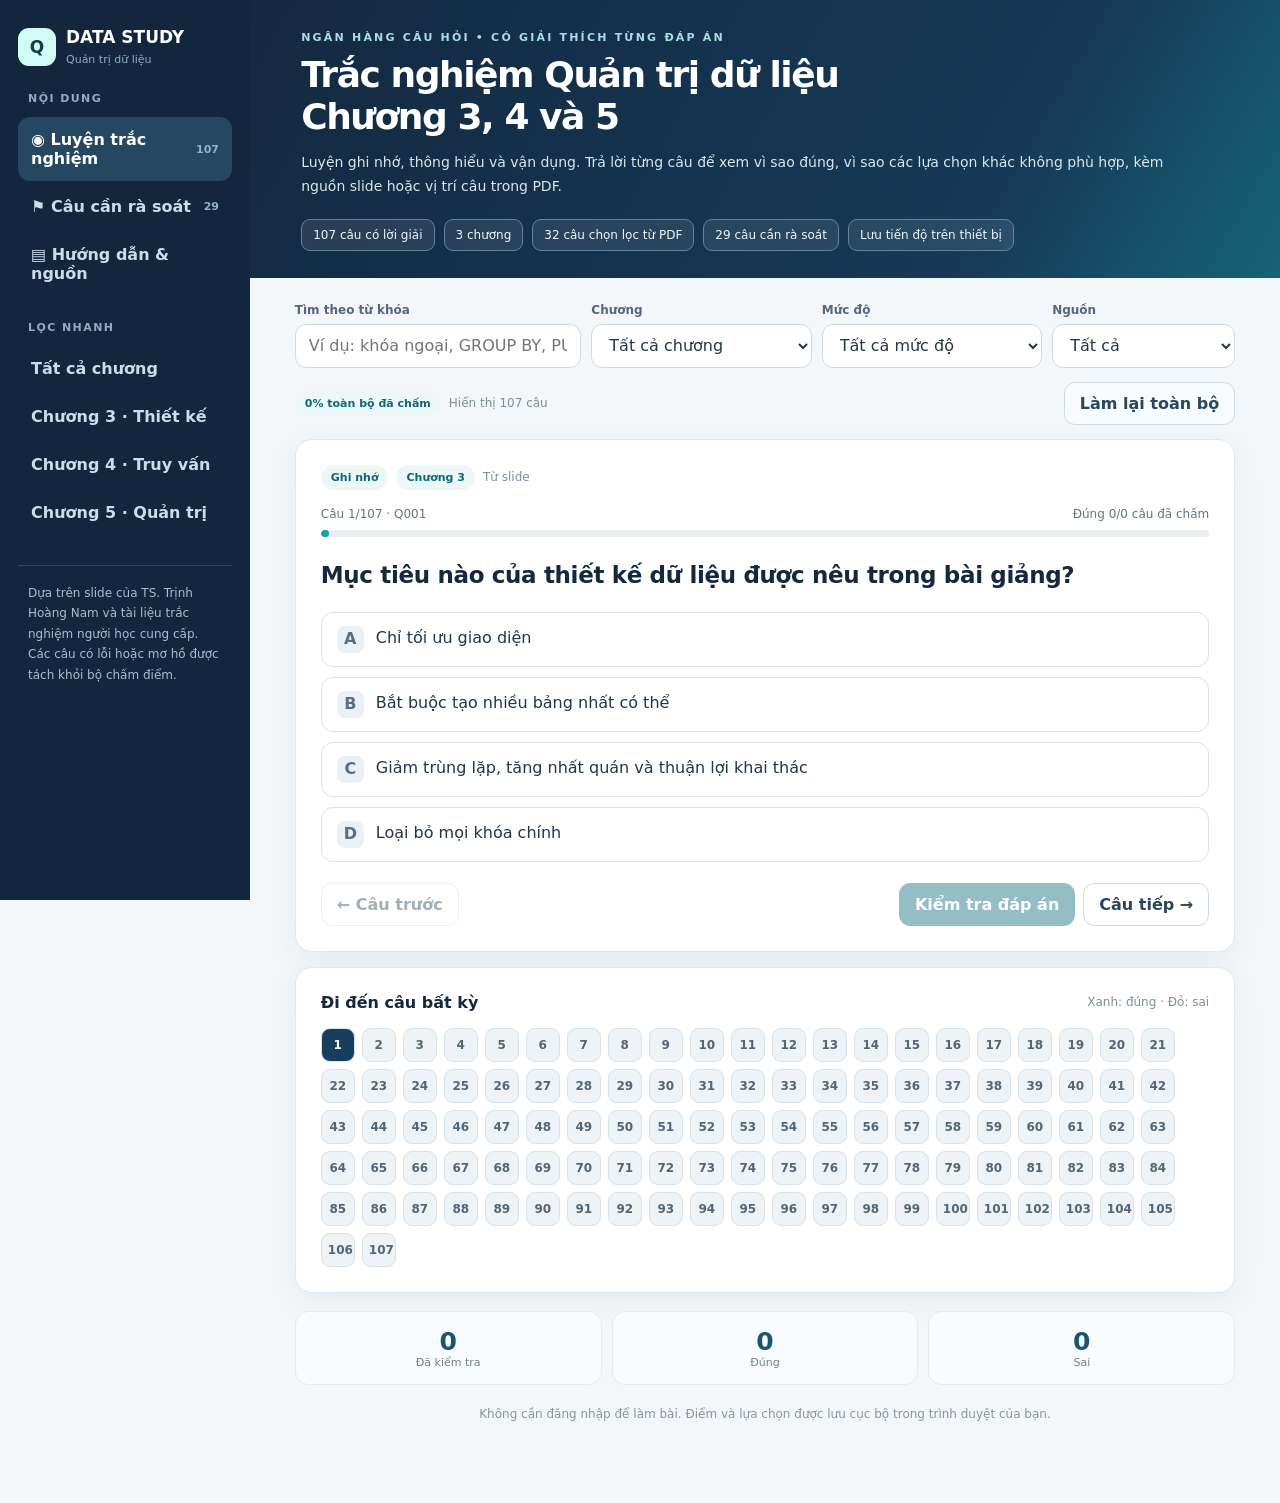
<file: public/qtdl-trac-nghiem/index.html>
<!doctype html>
<html lang="vi"><head><meta charset="utf-8"><meta name="viewport" content="width=device-width,initial-scale=1"><meta name="theme-color" content="#10243c"><meta name="description" content="Ngân hàng trắc nghiệm Quản trị dữ liệu Chương 3–5, có giải thích, dẫn nguồn và luyện câu sai."><title>Ôn tập Quản trị dữ liệu | Chương 3–5</title>
<style>
:root{font-family:Inter,ui-sans-serif,system-ui,-apple-system,"Segoe UI",Arial,sans-serif;color:#15283d;background:#f4f7fa}*{box-sizing:border-box}body{margin:0}button,select,input{font:inherit}button{cursor:pointer}a{color:inherit}h1,h2,h3,p{margin-top:0}button:focus-visible,select:focus-visible,input:focus-visible{outline:3px solid #4fbed5;outline-offset:2px}
.layout{display:grid;grid-template-columns:250px minmax(0,1fr);min-height:100vh}.sidebar{background:#12263e;color:#d9e5f1;padding:27px 18px;position:sticky;top:0;height:100vh;overflow:auto}.brand{display:flex;align-items:center;gap:10px;font-weight:850;font-size:17px;color:#fff;margin-bottom:20px}.brand-symbol{display:grid;place-items:center;width:38px;height:38px;background:#d3fbf5;color:#123d51;border-radius:11px;font-weight:900}.nav-head{font-size:11px;letter-spacing:.13em;color:#91abc2;font-weight:750;margin:25px 10px 12px}.nav-btn{width:100%;display:flex;align-items:center;justify-content:space-between;gap:10px;padding:13px 13px;border:0;border-radius:12px;text-align:left;color:#cbdceb;background:transparent;margin:3px 0;font-weight:650}.nav-btn.active,.nav-btn:hover{background:#264760;color:#fff}.nav-btn .small{font-size:11px;color:#91b4c2}.side-info{font-size:12px;line-height:1.7;color:#a8bfd1;border-top:1px solid #31465d;margin-top:30px;padding:17px 10px}.main{min-width:0}.hero{background:linear-gradient(120deg,#132940,#163957 72%,#166378);color:white;padding:31px clamp(22px,4vw,56px) 27px}.eyebrow{color:#a9dde2;text-transform:uppercase;font-size:11px;letter-spacing:.2em;font-weight:800;margin-bottom:10px}h1{font-size:clamp(24px,3.2vw,36px);letter-spacing:-.04em;line-height:1.18;margin-bottom:11px}.subtitle{font-size:14px;color:#d8e8ed;line-height:1.75;max-width:900px}.hero-stats{display:flex;gap:9px;flex-wrap:wrap;margin-top:20px}.hero-stats span{font-size:12px;color:#ebf9ff;border:1px solid #60849a;background:#ffffff16;padding:8px 11px;border-radius:9px}.content{max-width:1230px;margin:auto;padding:25px clamp(18px,3.5vw,46px) 70px}.toolbar{display:grid;grid-template-columns:1.3fr 1fr 1fr auto;gap:10px;align-items:end;margin-bottom:14px}.field label{display:block;font-size:12px;font-weight:800;color:#55677e;margin-bottom:7px}.field select,.field input{height:44px;width:100%;border:1px solid #cedbe5;background:white;border-radius:11px;padding:0 13px;color:#25364c;min-width:0}.btn{border:1px solid #cedbe5;background:white;color:#29465c;border-radius:11px;padding:11px 15px;font-weight:750;transition:.1s}.btn:hover{background:#eaf5fa}.btn.primary{background:#0b6a76;border-color:#0b6a76;color:white}.btn.primary:hover{background:#075563}.btn.outline{background:#f7fbfd}.btn:disabled{opacity:.43;cursor:not-allowed}.pill{display:inline-flex;border-radius:99px;background:#eef7f8;color:#096a76;padding:6px 10px;font-size:11px;font-weight:800}.panel{background:white;border:1px solid #e0e7ee;border-radius:17px;box-shadow:0 7px 30px #0c2c4510;padding:25px}.meta{display:flex;gap:8px;flex-wrap:wrap;align-items:center}.statsline{display:flex;justify-content:space-between;gap:10px;color:#60758a;font-size:12px;margin-top:17px}.track{height:7px;background:#e9eef2;border-radius:99px;margin:9px 0 21px;overflow:hidden}.bar{height:100%;width:0;background:#12a1a5;border-radius:99px;transition:width .2s}.question-title{font-size:clamp(18px,2.2vw,23px);line-height:1.55;letter-spacing:-.015em;margin:15px 0 18px}.choices{display:grid;gap:10px}.choice{padding:13px 15px;border:1.6px solid #d9e2ea;border-radius:12px;background:#fff;text-align:left;display:flex;gap:12px;line-height:1.5;align-items:flex-start;color:#22364b;white-space:pre-wrap}.choice b{display:grid;place-items:center;background:#eaf0f5;border-radius:8px;width:27px;height:27px;flex:0 0 27px;color:#5a6e83}.choice:hover:not(:disabled){border-color:#5fbed1;background:#f4fafc}.choice.selected{border-color:#0d8a96;background:#f1fafb}.choice.good{border-color:#268b69;background:#ecf8f0}.choice.bad{border-color:#c5625b;background:#fff1ee}.choice:disabled{cursor:default}.actions{display:flex;gap:10px;justify-content:space-between;align-items:center;flex-wrap:wrap;margin-top:21px}.answer{background:#f1f9f7;border:1px solid #baddd1;border-radius:14px;margin-top:18px;padding:19px;line-height:1.65;color:#203f43}.answer.badbox{background:#fff6f2;border-color:#eecbc5}.answer h3{margin:0 0 9px;font-size:16px}.explain{font-size:14px}.source{font-size:12px;color:#496e6a;margin-top:10px;padding-top:9px;border-top:1px solid #d8ece5}.hint{font-size:12px;color:#78909e}.sidebox{display:flex;gap:8px;flex-wrap:wrap;align-items:center}.gridnav{display:flex;gap:7px;flex-wrap:wrap;margin-top:16px}.gridnav button{width:34px;height:34px;border-radius:9px;background:#eef3f7;border:1px solid #d7e2e9;color:#536577;font-size:12px;font-weight:700}.gridnav button.current{background:#173e5e;color:white}.gridnav button.done{border-color:#8edbc7;background:#def8f0}.gridnav button.wrong{background:#ffefeb;border-color:#e9b2aa}.notice{background:#fff7e8;border:1px solid #eeddb9;padding:16px;border-radius:13px;font-size:13px;line-height:1.7;margin-bottom:16px;color:#6f5733}.summary-cards{display:grid;grid-template-columns:repeat(3,1fr);gap:10px;margin:18px 0}.summary-card{border:1px solid #e3ebf0;background:#f8fbfd;border-radius:13px;padding:15px;text-align:center}.summary-card strong{font-size:25px;color:#18566d}.summary-card span{display:block;font-size:11px;color:#6c8090}.tablebox{overflow:auto}.audit{width:100%;border-collapse:collapse;font-size:13px}.audit th{text-align:left;background:#f1f5f8}.audit th,.audit td{padding:10px 12px;border-bottom:1px solid #e5ecf0;vertical-align:top}.audit th:first-child{min-width:95px}.section-h{font-size:19px;margin:0 0 10px}.empty{padding:40px;text-align:center;color:#65778a}.hidden{display:none!important}.footer{font-size:12px;color:#8794a4;text-align:center;margin-top:22px}.mobile-bar{display:none}.flaglist{max-height:480px;overflow:auto;border-radius:12px;border:1px solid #e4ebf0}code{padding:2px 5px;background:#eff3f6;border-radius:4px}.smallcaps{font-size:11px;letter-spacing:.06em;font-weight:850;color:#6b7e8c;text-transform:uppercase}#quizView,#auditView,#guideView{display:none}#quizView.visible,#auditView.visible,#guideView.visible{display:block} .top-panel{display:flex;justify-content:space-between;align-items:center;gap:10px;margin-bottom:14px} .goodtext{color:#177954}.redtext{color:#b7443c} .study{line-height:1.8;color:#455c6e;font-size:14px}.study h3{margin-top:24px;margin-bottom:6px;color:#213c53}.study table{width:100%;border-collapse:collapse}.study th,.study td{border:1px solid #dce7ec;padding:11px;text-align:left}
@media(max-width:900px){.layout{grid-template-columns:1fr}.sidebar{height:auto;position:static;display:none}.mobile-bar{display:flex;position:sticky;top:0;background:#12263e;color:white;z-index:20;padding:11px 18px;align-items:center;justify-content:space-between}.mobile-bar button{background:#315b71;border:0;border-radius:8px;color:white;padding:7px 12px}.sidebar.open{display:block;position:fixed;top:48px;left:0;bottom:0;width:min(310px,86vw);z-index:21;height:auto;box-shadow:10px 20px 40px #0005}.hero{padding-top:25px}.toolbar{grid-template-columns:1fr 1fr}.toolbar .field:first-child{grid-column:1/-1}}
@media(max-width:530px){.panel{padding:17px}.toolbar{grid-template-columns:1fr}.toolbar .field:first-child{grid-column:auto}.hero-stats{gap:5px}.hero-stats span{padding:7px}.summary-cards{gap:5px}.summary-card{padding:11px 5px}.answer{padding:13px}.content{padding:16px 12px 40px}.actions{gap:7px}.actions .btn{font-size:12px;padding:10px 12px}}
@media print{.sidebar,.mobile-bar,.toolbar,.actions,.gridnav,.hero-stats{display:none!important}.layout{display:block}.hero{background:#fff;color:#15283d;padding:12px}.subtitle{color:#333}.panel{box-shadow:none;border:1px solid #aaa}}
</style></head>
<body><div class="mobile-bar"><strong>QTDL · Ôn tập</strong><button id="menuToggle">☰ Danh mục</button></div><div class="layout"><aside class="sidebar" id="sidebar"><div class="brand"><div class="brand-symbol">Q</div><div>DATA STUDY<br><span style="color:#8eb0c6;font-size:11px;font-weight:500">Quản trị dữ liệu</span></div></div><div class="nav-head">NỘI DUNG</div><button class="nav-btn active" data-tab="quiz">◉ Luyện trắc nghiệm <span class="small" id="sideCount"></span></button><button class="nav-btn" data-tab="audit">⚑ Câu cần rà soát <span class="small" id="flagCount"></span></button><button class="nav-btn" data-tab="guide">▤ Hướng dẫn & nguồn</button><div class="nav-head">LỌC NHANH</div><button class="nav-btn" data-chapter="all">Tất cả chương</button><button class="nav-btn" data-chapter="3">Chương 3 · Thiết kế</button><button class="nav-btn" data-chapter="4">Chương 4 · Truy vấn</button><button class="nav-btn" data-chapter="5">Chương 5 · Quản trị</button><div class="side-info">Dựa trên slide của TS. Trịnh Hoàng Nam và tài liệu trắc nghiệm người học cung cấp. Các câu có lỗi hoặc mơ hồ được tách khỏi bộ chấm điểm.</div></aside><main class="main"><header class="hero"><div class="eyebrow">Ngân hàng câu hỏi • Có giải thích từng đáp án</div><h1>Trắc nghiệm Quản trị dữ liệu<br>Chương 3, 4 và 5</h1><div class="subtitle">Luyện ghi nhớ, thông hiểu và vận dụng. Trả lời từng câu để xem vì sao đúng, vì sao các lựa chọn khác không phù hợp, kèm nguồn slide hoặc vị trí câu trong PDF.</div><div class="hero-stats"><span id="countAll">0 câu có giải thích</span><span>3 chương</span><span id="countPdf">PDF bổ sung</span><span id="countBad">Câu đã loại do mơ hồ</span><span>Lưu tiến độ trên thiết bị</span></div></header><div class="content"><section id="quizView" class="visible"><div class="toolbar"><div class="field"><label for="search">Tìm theo từ khóa</label><input id="search" placeholder="Ví dụ: khóa ngoại, GROUP BY, PUSH..." autocomplete="off"></div><div class="field"><label for="filterChapter">Chương</label><select id="filterChapter"><option value="all">Tất cả chương</option><option value="3">3 · Thiết kế dữ liệu</option><option value="4">4 · Truy vấn dữ liệu</option><option value="5">5 · Khung quản trị</option></select></div><div class="field"><label for="filterLevel">Mức độ</label><select id="filterLevel"><option value="all">Tất cả mức độ</option><option value="Ghi nhớ">Ghi nhớ</option><option value="Thông hiểu">Thông hiểu</option><option value="Vận dụng">Vận dụng</option></select></div><div class="field"><label for="filterSource">Nguồn</label><select id="filterSource"><option value="all">Tất cả</option><option value="slide">Bám sát slide</option><option value="pdf">Từ PDF tải lên</option><option value="wrong">Luyện câu đã sai</option><option value="new">Câu chưa làm</option></select></div></div><div class="top-panel"><div class="sidebox"><span class="pill" id="progressLabel">0% đã kiểm tra</span><span class="hint" id="groupInfo"></span></div><button class="btn outline" id="resetBtn" title="Xóa tiến độ trên thiết bị">Làm lại toàn bộ</button></div><article class="panel" id="questionPanel"><div class="meta"><span class="pill" id="tagLevel">Ghi nhớ</span><span class="pill" id="tagChapter">Chương 3</span><span class="hint" id="tagSource"></span></div><div class="statsline"><span id="positionLabel">Câu 1/1</span><span id="scoreLabel">Đúng 0/0</span></div><div class="track"><div class="bar" id="progressBar"></div></div><h2 class="question-title" id="questionText"></h2><div class="choices" id="choices"></div><div class="answer hidden" id="answerBox"><h3 id="answerTitle"></h3><div class="explain" id="answerExplain"></div><div class="source" id="answerSource"></div></div><div class="actions"><button class="btn" id="prevBtn">← Câu trước</button><div class="sidebox"><button class="btn primary" id="checkBtn">Kiểm tra đáp án</button><button class="btn" id="nextBtn">Câu tiếp →</button></div></div></article><div class="panel" style="margin-top:15px"><div class="top-panel"><h3 class="section-h" style="margin:0;font-size:16px">Đi đến câu bất kỳ</h3><span class="hint">Xanh: đúng · Đỏ: sai</span></div><div class="gridnav" id="jumpGrid"></div></div><div class="summary-cards"><div class="summary-card"><strong id="sDone">0</strong><span>Đã kiểm tra</span></div><div class="summary-card"><strong id="sRight">0</strong><span>Đúng</span></div><div class="summary-card"><strong id="sWrong">0</strong><span>Sai</span></div></div><p class="footer">Không cần đăng nhập để làm bài. Điểm và lựa chọn được lưu cục bộ trong trình duyệt của bạn.</p></section><section id="auditView"><div class="notice"><strong>Vì sao cần mục này?</strong><div>PDF có một số đáp án tô màu hoặc cách đặt câu chưa đủ căn cứ để chấm tự động. Các câu bên dưới không được tính điểm. Đây là danh sách rà soát bản gốc, tránh học sai một đáp án chỉ vì nó được tô vàng.</div></div><div class="panel"><h2 class="section-h">Danh sách câu cần rà soát</h2><p class="hint">Dẫn chiếu số câu gốc trong tài liệu “QTDL - Trắc nghiệm.pdf”.</p><div class="flaglist"><div class="tablebox"><table class="audit"><thead><tr><th>Câu PDF</th><th>Vấn đề và cách hiểu đúng</th></tr></thead><tbody id="auditBody"></tbody></table></div></div></div></section><section id="guideView"><div class="panel study"><h2 class="section-h">Cách sử dụng</h2><p>1. Chọn chương, mức độ và nguồn, hoặc gõ từ khóa. 2. Chọn đáp án A/B/C/D. 3. Bấm <strong>Kiểm tra đáp án</strong> để xem lời giải và số slide/PDF. 4. Chọn <strong>Luyện câu đã sai</strong> để ôn lại phần yếu. Các câu không có đủ căn cứ chấm được liệt kê ở mục <strong>Câu cần rà soát</strong>.</p><h3>Phương pháp giải từng câu</h3><p>Hãy đọc phần giải thích sau khi làm, không chỉ ghi nhớ chữ cái. Lời giải cho biết nguyên lý khiến phương án đúng và điểm khác biệt với phương án nhiễu. Với câu SQL, chú ý <code>WHERE</code> lọc dòng, <code>HAVING</code> lọc nhóm, <code>JOIN</code> nối bảng và <code>IN</code> xét một giá trị trong tập.</p><h3>Tài liệu đối chiếu</h3><table><tr><th>Nguồn</th><th>Phạm vi</th></tr><tr><td>Chap03-ThietKeDuLieu.pdf</td><td>54 slide: mô hình khái niệm, luận lý, vật lý và SQL.</td></tr><tr><td>Chap04-TruyVanDuLieu.pdf</td><td>44 slide: phép chọn/chiếu, tập hợp, JOIN và truy vấn lồng.</td></tr><tr><td>Chap05-Quan tri_VN - Vb.pdf</td><td>30 slide: nguồn dữ liệu, tích hợp, chất lượng và bảo mật.</td></tr><tr><td>QTDL - Trắc nghiệm.pdf</td><td>20 trang: ngân hàng tham khảo, nhiều câu đã được chọn lọc; các câu lỗi/mơ hồ được lưu ý riêng.</td></tr></table><h3>Giới hạn</h3><p>Đây là tài liệu tự ôn tập được biên soạn dựa trên tài liệu người học cung cấp, không phải đề thi chính thức. Đáp án tô màu trong PDF không được coi là chuẩn nếu câu hỏi thiếu dữ kiện, sai cú pháp hoặc có nhiều phương án đúng. Không thu thập tài khoản, mật khẩu hay dữ liệu cá nhân.</p><h3>Phím nhanh</h3><p>Khi đang ở trang luyện tập: gõ phím <code>1</code> đến <code>4</code> để chọn A–D (trừ khi đang nhập ô tìm kiếm), nhấn <code>Enter</code> để kiểm tra; dùng <code>←</code> / <code>→</code> để chuyển câu.</p></div></section></div></main></div>
<script>
const QUESTIONS=[{"id":"Q001","chapter":3,"level":"Ghi nhớ","q":"Mục tiêu nào của thiết kế dữ liệu được nêu trong bài giảng?","options":["Chỉ tối ưu giao diện","Bắt buộc tạo nhiều bảng nhất có thể","Giảm trùng lặp, tăng nhất quán và thuận lợi khai thác","Loại bỏ mọi khóa chính"],"answer":2,"explanation":"Thiết kế hướng đến dữ liệu không trùng lắp, nhất quán, dễ khai thác và dễ thay đổi. Số bảng hay độ đẹp giao diện không phải tiêu chí cốt lõi của mô hình dữ liệu.","source":"C3, slide 3","origin":"slide","pdfpage":null},{"id":"Q002","chapter":3,"level":"Ghi nhớ","q":"Khi lựa chọn phương án thiết kế dữ liệu, tiêu chí nào phù hợp?","options":["Tên bảng phải ngắn nhất","Thời gian truy xuất, chi phí triển khai, sao lưu phục hồi và độ ổn định","Chỉ cần tốc độ nhập","Số màu trong dashboard"],"answer":1,"explanation":"Slide đặt thiết kế trong bối cảnh vận hành: cần cân bằng thời gian truy vấn, chi phí và khả năng phục hồi, không chỉ một chỉ tiêu.","source":"C3, slide 4","origin":"slide","pdfpage":null},{"id":"Q003","chapter":3,"level":"Ghi nhớ","q":"Trình tự thiết kế dữ liệu đúng là gì?","options":["Vật lý → luận lý → khái niệm","Đặc tả yêu cầu → khái niệm → luận lý → vật lý","Truy vấn → lưu trữ → yêu cầu","Luận lý → xóa dữ liệu → khái niệm"],"answer":1,"explanation":"Bắt đầu từ nhu cầu người dùng để xác định đối tượng và quan hệ, ánh xạ thành bảng/khóa, sau đó mới cài đặt bằng công nghệ cụ thể.","source":"C3, slide 5","origin":"slide","pdfpage":null},{"id":"Q004","chapter":3,"level":"Thông hiểu","q":"Mô hình dữ liệu khái niệm nhằm làm rõ điều gì?","options":["Cách tạo chỉ mục bằng SQL Server","Ổ cứng lưu tệp ở đâu","Câu lệnh UPDATE cần chạy ngay","Các đối tượng, thuộc tính và quan hệ trong nghiệp vụ"],"answer":3,"explanation":"Mô hình khái niệm diễn tả thế giới nghiệp vụ độc lập tương đối với DBMS; nó là nền tảng cho bước ánh xạ sang lược đồ quan hệ.","source":"C3, slide 7–9","origin":"slide","pdfpage":null},{"id":"Q005","chapter":3,"level":"Ghi nhớ","q":"Sau khi lập các sơ đồ dữ liệu riêng cho từng yêu cầu, bước nào tiếp theo?","options":["Bắt đầu sao lưu cơ sở dữ liệu","Chạy DELETE FROM tất cả bảng","Tích hợp các sơ đồ thành sơ đồ tổng thể","Xóa sơ đồ nhỏ ngay"],"answer":2,"explanation":"Slide 8 quy định trình tự xác định yêu cầu, mô hình hóa riêng lẻ, tích hợp sơ đồ rồi hoàn thiện và loại bỏ dư thừa.","source":"C3, slide 8–13","origin":"slide","pdfpage":null},{"id":"Q006","chapter":3,"level":"Thông hiểu","q":"Trong bước xác định yêu cầu của mô hình khái niệm, cần tìm nhóm thông tin nào?","options":["Chỉ cấu hình máy chủ","Chỉ danh sách tài khoản truy cập","Tập thực thể, thuộc tính và kiểu liên kết","Chỉ lệnh sắp xếp dữ liệu"],"answer":2,"explanation":"Các thực thể mô tả đối tượng, thuộc tính mô tả đặc điểm và liên kết mô tả quan hệ giữa đối tượng. Bỏ một nhóm sẽ làm mô hình nghiệp vụ thiếu thông tin.","source":"C3, slide 9","origin":"slide","pdfpage":null},{"id":"Q007","chapter":3,"level":"Ghi nhớ","q":"Giải pháp trọng tâm cho thiết kế mô hình dữ liệu luận lý trong slide là gì?","options":["Tập tin văn bản tự do","Giao diện người dùng","Mô hình dữ liệu quan hệ","Sơ đồ mạng TCP/IP"],"answer":2,"explanation":"Slide 15 xác định thiết kế luận lý tổ chức dữ liệu phục vụ lưu trữ, vận hành, khai thác bằng mô hình dữ liệu quan hệ.","source":"C3, slide 15","origin":"slide","pdfpage":null},{"id":"Q008","chapter":3,"level":"Thông hiểu","q":"Vì sao thực thể yếu cần liên hệ với thực thể chủ khi chuyển sang mô hình quan hệ?","options":["Để xóa tất cả thực thể yếu","Để nhận khóa của thực thể chủ hỗ trợ định danh","Vì mọi thuộc tính của nó đều không quan trọng","Vì thực thể yếu không bao giờ có thuộc tính"],"answer":1,"explanation":"Thực thể yếu không tự định danh đầy đủ theo cách thông thường. Ví dụ DEPENDENT liên hệ EMPLOYEE qua ESSN và dùng thêm thuộc tính phân biệt thân nhân.","source":"C3, slide 18","origin":"slide","pdfpage":null},{"id":"Q009","chapter":3,"level":"Vận dụng","q":"Với quan hệ 1:N, một phòng có nhiều nhân viên, nên đặt khóa ngoại DNum ở đâu trong ví dụ bài học?","options":["Chỉ trong bảng của phòng","Bảng PROJECT ở mọi trường hợp","Không cần DNum","Bảng EMPLOYEE ở phía N"],"answer":3,"explanation":"Mỗi nhân viên thuộc một phòng nên mỗi dòng EMPLOYEE mang DNum trỏ đến DEPARTMENT. Đặt khóa phòng vào một cột đơn của DEPARTMENT không mô tả được nhiều nhân viên.","source":"C3, slide 20","origin":"slide","pdfpage":null},{"id":"Q010","chapter":3,"level":"Vận dụng","q":"Sinh viên có thể học nhiều môn và mỗi môn có nhiều sinh viên. Chuyển M:N sang mô hình quan hệ thế nào?","options":["Gộp mọi môn thành một chuỗi văn bản","Xóa liên kết giữa hai thực thể","Chỉ thêm một cột tên môn vào SINHVIEN","Tạo bảng trung gian DANGKY chứa các khóa tham chiếu"],"answer":3,"explanation":"M:N không biểu diễn đầy đủ bằng một khóa ngoại đơn ở một phía. Bảng đăng ký giữ từng cặp sinh viên – môn và có thể lưu thuộc tính liên kết như ngày đăng ký.","source":"C3, slide 21, 24","origin":"slide","pdfpage":null},{"id":"Q011","chapter":3,"level":"Vận dụng","q":"Một phòng ban có nhiều địa điểm. Cách ánh xạ thuộc tính đa trị phù hợp?","options":["Tạo DEPLOCATION gồm mã phòng và địa điểm","Chỉ giữ địa điểm đầu tiên","Loại bỏ hoàn toàn địa điểm","Mỗi địa điểm ghi vào tên phòng"],"answer":0,"explanation":"Thuộc tính đa trị có nhiều giá trị cho một thực thể; tách sang bảng DEPLOCATION giúp mỗi dòng chứa một địa điểm, gắn với DNum.","source":"C3, slide 22","origin":"slide","pdfpage":null},{"id":"Q012","chapter":3,"level":"Thông hiểu","q":"Trong so sánh ER với mô hình quan hệ, liên kết hai ngôi 1:1 hoặc 1:N thường được biểu diễn bằng gì?","options":["Một lệnh UPDATE","Khóa ngoại và ràng buộc tương ứng","Chỉ phép UNION","Một chỉ mục bất kỳ"],"answer":1,"explanation":"Slide 24 ánh xạ 1:1, 1:N sang quan hệ liên kết qua khóa ngoại. Để giữ 1:1 cần kiểm soát thêm tính duy nhất phù hợp.","source":"C3, slide 19–24","origin":"slide","pdfpage":null},{"id":"Q013","chapter":3,"level":"Ghi nhớ","q":"Các phương án ánh xạ liên kết cha/con được trình bày ở nhóm slide nào?","options":["Slide 51–54","Slide 47–48","Slide 25–28","Slide 3–4"],"answer":2,"explanation":"Slide 25–28 minh họa EMPLOYEE và các lớp con như SECRETARY, DRIVER, ENGINEER bằng các cách tổ chức bảng/thuộc tính khác nhau.","source":"C3, slide 25–28","origin":"slide","pdfpage":null},{"id":"Q014","chapter":3,"level":"Thông hiểu","q":"Với liên kết nhiều ngôi, quan hệ liên kết mới thường cần điều gì?","options":["Chỉ một cột chữ tự do","Các khóa ngoại tham chiếu đến các thực thể tham gia","Không có thuộc tính nào","Bắt buộc bỏ một thực thể"],"answer":1,"explanation":"Liên kết nhiều ngôi kết hợp đồng thời nhiều loại thực thể; bảng quan hệ mới cần thể hiện định danh của các bên tham gia và các thuộc tính của liên kết.","source":"C3, slide 23–24","origin":"slide","pdfpage":null},{"id":"Q015","chapter":3,"level":"Ghi nhớ","q":"Lệnh nào dùng để tạo bảng trong SQL?","options":["CREATE TABLE","GROUP BY","ORDER BY","DELETE ROW"],"answer":0,"explanation":"CREATE TABLE định nghĩa bảng và các cột/ràng buộc. GROUP BY và ORDER BY phục vụ truy vấn; DELETE tác động đến các dòng dữ liệu.","source":"C3, slide 34–36","origin":"slide","pdfpage":null},{"id":"Q016","chapter":3,"level":"Thông hiểu","q":"Khóa chính phải thỏa hai điều kiện nào?","options":["Bắt buộc là kiểu số và có thể trùng","Duy nhất và không NULL","Bắt buộc là tên nhân viên","Được trống nhưng phải sắp xếp"],"answer":1,"explanation":"Khóa chính định danh mỗi dòng, nên hai dòng không được trùng giá trị khóa và thành phần khóa chính không được NULL.","source":"C3, slide 39, 42","origin":"slide","pdfpage":null},{"id":"Q017","chapter":3,"level":"Vận dụng","q":"EMPLOYEE.DNum tham chiếu DEPARTMENT.DNumber. Thêm một DNum không tồn tại sẽ vi phạm loại ràng buộc nào?","options":["Phép chiếu","GROUP BY","Ràng buộc toàn vẹn tham chiếu","Ràng buộc sắp xếp"],"answer":2,"explanation":"Khóa ngoại phải tham chiếu giá trị khóa hợp lệ ở bảng đích (hoặc được phép NULL theo thiết kế). Giá trị DNum vô căn cứ làm sai quan hệ nhân viên – phòng ban.","source":"C3, slide 45–46","origin":"slide","pdfpage":null},{"id":"Q018","chapter":3,"level":"Ghi nhớ","q":"Mệnh đề NOT NULL đảm bảo điều gì?","options":["Cột không được mang giá trị NULL","Mỗi giá trị của cột phải là duy nhất","Cột không được bằng 0","Cột được tự động đánh chỉ mục"],"answer":0,"explanation":"NOT NULL ngăn giá trị thiếu theo nghĩa NULL; nó không đồng nghĩa UNIQUE và cũng không cấm giá trị số 0.","source":"C3, slide 39","origin":"slide","pdfpage":null},{"id":"Q019","chapter":3,"level":"Thông hiểu","q":"DEFAULT được dùng khi nào trong khai báo bảng?","options":["Để tự xóa bảng","Khi giá trị thuộc tính không được cung cấp theo điều kiện áp dụng giá trị mặc định","Để thay thế khóa ngoại","Để loại bỏ mọi giá trị trùng"],"answer":1,"explanation":"DEFAULT xác định giá trị mặc định khi thêm dữ liệu mà cột không được gán giá trị phù hợp quy tắc của hệ DBMS. Không phải phương án thay thế kiểm tra toàn vẹn.","source":"C3, slide 40","origin":"slide","pdfpage":null},{"id":"Q020","chapter":3,"level":"Vận dụng","q":"Muốn đảm bảo tuổi nhân viên nằm trong khoảng hợp lệ, nên dùng loại ràng buộc nào?","options":["UNION","PRIMARY KEY trên họ tên","ORDER BY","Ràng buộc miền giá trị, chẳng hạn CHECK"],"answer":3,"explanation":"CHECK có thể kiểm tra điều kiện giá trị thuộc miền cho phép; ORDER BY chỉ sắp xếp, UNION gộp kết quả, khóa chính dùng định danh.","source":"C3, slide 41, 44","origin":"slide","pdfpage":null},{"id":"Q021","chapter":3,"level":"Ghi nhớ","q":"Thay đổi cấu trúc bảng hiện có bằng câu lệnh nào?","options":["ALTER TABLE","SELECT DISTINCT","INTERSECT","GROUP BY"],"answer":0,"explanation":"ALTER TABLE cho phép thêm, sửa hoặc bỏ cột/ràng buộc theo quy định SQL. Các mệnh đề còn lại làm việc với kết quả truy vấn.","source":"C3, slide 48","origin":"slide","pdfpage":null},{"id":"Q022","chapter":3,"level":"Vận dụng","q":"DELETE FROM EMPLOYEE; không kèm WHERE có tác động gì nếu được thực thi thành công?","options":["Chỉ xóa dòng có lương NULL","Xóa toàn bộ các dòng trong EMPLOYEE","Xóa cấu trúc EMPLOYEE","Chỉ xóa dòng đầu"],"answer":1,"explanation":"Theo slide, DELETE thiếu WHERE tác động lên mọi dòng của quan hệ. Khác DROP TABLE, cấu trúc bảng vẫn được giữ.","source":"C3, slide 47, 51","origin":"slide","pdfpage":null},{"id":"Q023","chapter":3,"level":"Thông hiểu","q":"Khác biệt quan trọng giữa DROP TABLE và DELETE FROM là gì?","options":["Hai lệnh luôn giống nhau","DROP chỉ đổi tên bảng","DROP xóa cấu trúc bảng; DELETE xóa các dòng","DELETE luôn xóa cả lược đồ"],"answer":2,"explanation":"DROP TABLE loại bỏ bảng cùng dữ liệu/cấu trúc; DELETE là thao tác xóa bản ghi theo điều kiện, không xóa định nghĩa bảng.","source":"C3, slide 47, 51","origin":"slide","pdfpage":null},{"id":"Q024","chapter":3,"level":"Vận dụng","q":"Muốn sửa thông tin địa điểm của dự án có PNumber=10 mà không tác động các dự án khác, dùng lệnh nào?","options":["UPDATE PROJECT SET PLocation = N'Hà Nội' WHERE PNumber = 10","DELETE FROM PROJECT","DROP TABLE PROJECT","UPDATE PROJECT SET PLocation = N'Hà Nội'"],"answer":0,"explanation":"UPDATE SET thay đổi giá trị; WHERE PNumber=10 giới hạn đúng bản ghi mục tiêu. Bỏ WHERE có thể thay đổi địa điểm của mọi dự án.","source":"C3, slide 53","origin":"slide","pdfpage":null},{"id":"Q025","chapter":3,"level":"Thông hiểu","q":"Mục tiêu của việc đặt tên tường minh cho ràng buộc toàn vẹn là gì?","options":["Chỉ để sắp xếp tên cột","Tự động tạo dữ liệu khách hàng","Tự phân quyền cho mọi nhân viên","Thuận tiện nhận diện, sửa hoặc xóa ràng buộc"],"answer":3,"explanation":"Slide 43 nêu tên ràng buộc hữu ích khi cần điều chỉnh hoặc xóa ràng buộc đã tồn tại.","source":"C3, slide 43","origin":"slide","pdfpage":null},{"id":"Q026","chapter":4,"level":"Ghi nhớ","q":"Bộ ba mệnh đề nền tảng của truy vấn SQL được giảng dạy là gì?","options":["SELECT – FROM – WHERE","INSERT – DELETE – UPDATE","CREATE – ALTER – DROP","PUSH – PULL – CDC"],"answer":0,"explanation":"SELECT xác định thông tin cần lấy, FROM xác định nguồn, WHERE đặt điều kiện. Đây là cấu trúc câu truy vấn cơ bản trên slide 3.","source":"C4, slide 3","origin":"slide","pdfpage":null},{"id":"Q027","chapter":4,"level":"Ghi nhớ","q":"Phép chọn (selection) trong truy vấn dữ liệu là gì?","options":["Tạo cơ sở dữ liệu mới","Chỉ lấy một số cột","Sắp xếp các bảng","Lọc những dòng thỏa điều kiện"],"answer":3,"explanation":"Phép chọn giữ các bộ/dòng thỏa điều kiện C, tương ứng thông dụng với WHERE. Chọn cột là phép chiếu.","source":"C4, slide 5–6","origin":"slide","pdfpage":null},{"id":"Q028","chapter":4,"level":"Thông hiểu","q":"Điều kiện DNum=1 AND ESalary>85000 yêu cầu điều gì?","options":["Lương đúng 85000","Chỉ cần đúng một điều kiện","Không cần điều kiện nào đúng","Đồng thời thuộc phòng 1 và lương trên 85000"],"answer":3,"explanation":"AND đòi hỏi cả hai biểu thức logic đều đúng. OR mới có nghĩa một trong các điều kiện đúng.","source":"C4, slide 6","origin":"slide","pdfpage":null},{"id":"Q029","chapter":4,"level":"Ghi nhớ","q":"Phép chiếu (projection) dùng để làm gì?","options":["Lọc dòng theo điều kiện","Xóa bảng dữ liệu","Lấy các thuộc tính/cột mong muốn","Phân quyền người dùng"],"answer":2,"explanation":"Phép chiếu chọn danh sách thuộc tính trả về, ví dụ EName và ESalary; khác phép chọn dùng điều kiện trên dòng.","source":"C4, slide 7–8","origin":"slide","pdfpage":null},{"id":"Q030","chapter":4,"level":"Vận dụng","q":"Muốn lấy tên nhân viên và lương gấp đôi lương cơ bản, biểu thức nào phù hợp?","options":["DELETE ESalary FROM EMPLOYEE","CREATE TABLE ESalary","SELECT EName, 2*ESalary FROM EMPLOYEE","SELECT * WHERE EName*2"],"answer":2,"explanation":"Slide 8 minh họa phép chiếu có biểu thức tính toán 2*ESalary. Các phương án còn lại thiếu FROM hoặc là thao tác không liên quan.","source":"C4, slide 8","origin":"slide","pdfpage":null},{"id":"Q031","chapter":4,"level":"Ghi nhớ","q":"ORDER BY ESalary DESC có tác dụng gì?","options":["Tính tổng lương","Sắp xếp lương tăng dần","Sắp xếp lương giảm dần","Xóa những nhân viên lương thấp"],"answer":2,"explanation":"ORDER BY chỉ thứ tự trình bày kết quả; DESC là giảm dần, ASC là tăng dần (mặc định trong nhiều DBMS).","source":"C4, slide 9","origin":"slide","pdfpage":null},{"id":"Q032","chapter":4,"level":"Ghi nhớ","q":"Hàm SQL nào tính giá trị trung bình?","options":["SUM","MAX","COUNT","AVG"],"answer":3,"explanation":"AVG trả về trung bình của các giá trị không NULL theo ngữ nghĩa SQL. SUM tính tổng, COUNT đếm, MAX chọn giá trị lớn nhất.","source":"C4, slide 11","origin":"slide","pdfpage":null},{"id":"Q033","chapter":4,"level":"Thông hiểu","q":"GROUP BY DNum biểu thị điều gì?","options":["Xóa phòng ban trùng","Đổi tên phòng ban","Gom các dòng có cùng mã phòng ban để thống kê theo nhóm","Lấy đúng một nhân viên"],"answer":2,"explanation":"GROUP BY tạo nhóm theo giá trị DNum; nhờ vậy COUNT và AVG có thể tính riêng cho từng phòng.","source":"C4, slide 12–13","origin":"slide","pdfpage":null},{"id":"Q034","chapter":4,"level":"Vận dụng","q":"Muốn lấy phòng ban có ít nhất 3 nhân viên sau GROUP BY, dùng điều kiện nào?","options":["WHERE COUNT(*) >= 3","HAVING COUNT(*) < 3","ORDER BY COUNT(*) = 3","HAVING COUNT(*) >= 3"],"answer":3,"explanation":"HAVING lọc nhóm dựa trên kết quả COUNT(*). Lưu ý slide 14 mô tả bằng chữ “từ 3” nhưng code in >=2, đây là lỗi không khớp, nên yêu cầu từ 3 cần >=3.","source":"C4, slide 14","origin":"slide","pdfpage":null},{"id":"Q035","chapter":4,"level":"Thông hiểu","q":"Khác nhau giữa WHERE và HAVING là gì?","options":["WHERE chỉ dùng với UPDATE","WHERE lọc dòng trước gom, HAVING lọc nhóm sau gom","HAVING thay cho SELECT","Cả hai đều tạo bảng"],"answer":1,"explanation":"WHERE xét điều kiện từng bộ, HAVING xét điều kiện từng nhóm được GROUP BY. Nhầm hai mệnh đề dễ dẫn đến câu SQL sai.","source":"C4, slide 12–15","origin":"slide","pdfpage":null},{"id":"Q036","chapter":4,"level":"Ghi nhớ","q":"UNION thể hiện phép nào?","options":["Phép nhân chéo","Phép giao","Phép hợp dữ liệu hai kết quả khả hợp","Phép trừ"],"answer":2,"explanation":"UNION lấy các dòng thuộc một trong hai tập kết quả và loại dòng trùng trong phép hợp thông thường.","source":"C4, slide 17–18","origin":"slide","pdfpage":null},{"id":"Q037","chapter":4,"level":"Ghi nhớ","q":"INTERSECT trả về những dòng nào?","options":["Xuất hiện đồng thời ở cả hai kết quả","Chỉ xuất hiện bên phải","Chỉ xuất hiện bên trái","Tất cả kể cả trùng lặp"],"answer":0,"explanation":"INTERSECT là phép giao. Một dòng được giữ khi nó có trong cả hai tập, khác UNION lấy hợp.","source":"C4, slide 19","origin":"slide","pdfpage":null},{"id":"Q038","chapter":4,"level":"Ghi nhớ","q":"EXCEPT (phép trừ) A với B trả về gì?","options":["Những dòng thuộc cả A và B","Những dòng thuộc B nhưng không thuộc A","Mọi dòng từ A và B","Những dòng thuộc A nhưng không thuộc B"],"answer":3,"explanation":"Phép trừ có thứ tự: A EXCEPT B giữ phần riêng của A, không đối xứng như giao và hợp.","source":"C4, slide 20","origin":"slide","pdfpage":null},{"id":"Q039","chapter":4,"level":"Thông hiểu","q":"Để hai quan hệ thực hiện phép tập hợp theo bài giảng, cần điều kiện nào?","options":["Cùng số bản ghi","Cùng tên bảng","Cùng số thuộc tính và miền giá trị tương ứng phù hợp","Cùng khóa chính"],"answer":2,"explanation":"Slide 17 gọi đó là tính khả hợp, nhằm đảm bảo các cột ở vị trí tương ứng so sánh/kết hợp được.","source":"C4, slide 17","origin":"slide","pdfpage":null},{"id":"Q040","chapter":4,"level":"Vận dụng","q":"Bảng A có 4 dòng, B có 3 dòng. Phép nhân chéo tạo bao nhiêu tổ hợp dòng?","options":["3","4","12","7"],"answer":2,"explanation":"Mỗi dòng A được ghép với mọi dòng B: 4×3 = 12. Đây là phép nhân Descartes, chưa có điều kiện nối.","source":"C4, slide 22–25","origin":"slide","pdfpage":null},{"id":"Q041","chapter":4,"level":"Thông hiểu","q":"Phép kết theta (theta join) được mô tả như thế nào?","options":["Chỉ lấy bản ghi đầu tiên","Chỉ đếm các dòng NULL","Chỉ sắp xếp theo một cột","Nhân chéo hai quan hệ rồi giữ các cặp thỏa điều kiện kết"],"answer":3,"explanation":"Slide 26 giải thích phép kết theta là phép chọn theo điều kiện C của phép nhân chéo. Nó không bắt buộc hai quan hệ khả hợp như phép tập hợp.","source":"C4, slide 26","origin":"slide","pdfpage":null},{"id":"Q042","chapter":4,"level":"Ghi nhớ","q":"Truy vấn lồng (subquery) là gì?","options":["Một câu SELECT nằm trong một câu truy vấn khác để cung cấp kết quả","Lệnh xóa bảng trong JOIN","Một cơ sở dữ liệu mới","Chỉ một dòng dữ liệu bị lặp"],"answer":0,"explanation":"Truy vấn con cung cấp giá trị đơn hoặc tập kết quả cho điều kiện/biểu thức của truy vấn ngoài; slide 28 định nghĩa rõ điều này.","source":"C4, slide 28","origin":"slide","pdfpage":null},{"id":"Q043","chapter":4,"level":"Vận dụng","q":"Truy vấn con trả về nhiều mã dự án; cần so sánh PNumber với danh sách đó. Toán tử phù hợp?","options":["=","DESC","IN","AVG"],"answer":2,"explanation":"IN kiểm tra một giá trị thuộc tập mà truy vấn con trả về. Dùng = với một bảng nhiều dòng thường không phù hợp; slide 35 cảnh báo đúng điểm này.","source":"C4, slide 34–35","origin":"slide","pdfpage":null},{"id":"Q044","chapter":4,"level":"Vận dụng","q":"Muốn tìm nhân viên không tham gia bất kỳ dự án nào, nên dùng điều kiện nào?","options":["COUNT(*)>0 không gom","NOT EXISTS một truy vấn WORKSON có tương quan","ORDER BY EName","INSERT INTO WORKSON"],"answer":1,"explanation":"NOT EXISTS đúng khi không có dòng WORKSON phù hợp nhân viên đang xét, là tình huống chính ở slide 36–37.","source":"C4, slide 36–37","origin":"slide","pdfpage":null},{"id":"Q045","chapter":4,"level":"Vận dụng","q":"Muốn hiển thị cả nhân viên chưa có người giám sát, dùng kiểu JOIN nào?","options":["CROSS JOIN mọi cặp","LEFT JOIN bảng nhân viên với bảng giám sát","INNER JOIN","UNION ALL bắt buộc"],"answer":1,"explanation":"LEFT JOIN giữ toàn bộ dòng ở bảng bên trái, ngay cả khi không có bản ghi người giám sát ở bảng phải. INNER JOIN sẽ loại những dòng không khớp.","source":"C4, slide 41–44","origin":"slide","pdfpage":null},{"id":"Q046","chapter":4,"level":"Thông hiểu","q":"Vì sao INNER JOIN thường bỏ nhân viên có supervisorSSN NULL?","options":["Vì ORDER BY có lỗi","Không tìm được dòng giám sát thỏa điều kiện kết","Vì INNER JOIN tự xóa nhân viên","Vì tên nhân viên không thuộc bảng"],"answer":1,"explanation":"Điều kiện e.supervisorSSN = s.ESSN không khớp với NULL nên không sinh cặp kết; bài giảng chuyển sang LEFT JOIN để giữ nhân viên.","source":"C4, slide 41–43","origin":"slide","pdfpage":null},{"id":"Q047","chapter":4,"level":"Ghi nhớ","q":"COUNT(*) có ý nghĩa gì?","options":["Tính trung bình giá trị","Tìm giá trị nhỏ nhất","Tính tổng lương","Đếm số dòng trong nhóm/kết quả"],"answer":3,"explanation":"COUNT(*) đếm các dòng; khác COUNT(cột) có thể bỏ qua những dòng có giá trị NULL ở cột đó.","source":"C4, slide 11–13","origin":"slide","pdfpage":null},{"id":"Q048","chapter":4,"level":"Vận dụng","q":"Muốn hiển thị DNum và lương trung bình của từng phòng, biểu thức nào đúng?","options":["SELECT DNum, AVG(ESalary) FROM EMPLOYEE WHERE DNum","SELECT DNum, AVG(ESalary) FROM EMPLOYEE GROUP BY DNum","SELECT EName, DNum FROM EMPLOYEE HAVING EName","DELETE AVG(ESalary) FROM EMPLOYEE"],"answer":1,"explanation":"Câu SQL gom dữ liệu theo DNum rồi tính AVG cho từng nhóm. WHERE không thể thay vị trí GROUP BY, và các lựa chọn khác không tính được lương trung bình.","source":"C4, slide 12–13","origin":"slide","pdfpage":null},{"id":"Q049","chapter":4,"level":"Thông hiểu","q":"Truy vấn SELECT EName, ESalary FROM EMPLOYEE WHERE DNum=1 sử dụng phép nào?","options":["Kết hợp phép chiếu và phép chọn","Chỉ phép trừ tập hợp","Chỉ lệnh cập nhật","Chỉ phép nhân chéo"],"answer":0,"explanation":"Danh sách SELECT là chiếu hai cột; điều kiện WHERE là chọn những dòng thuộc phòng 1.","source":"C4, slide 5–8","origin":"slide","pdfpage":null},{"id":"Q050","chapter":4,"level":"Thông hiểu","q":"Sắp xếp kết quả SQL có làm thay đổi thứ tự vật lý cố định của các bộ trong quan hệ không?","options":["Có; mọi bản ghi trên đĩa đều bị di chuyển bắt buộc","Có; tự sao lưu dữ liệu","Không; ORDER BY quy định thứ tự hiển thị kết quả","Có; tự đổi khóa chính"],"answer":2,"explanation":"ORDER BY là yêu cầu thứ tự trả về kết quả truy vấn, không phải thao tác thay đổi lược đồ hay cập nhật dữ liệu.","source":"C4, slide 9, 15","origin":"slide","pdfpage":null},{"id":"Q051","chapter":5,"level":"Ghi nhớ","q":"Bộ năm loại nguồn dữ liệu được trình bày trong slide gồm nhóm nào?","options":["Chỉ dữ liệu giấy","Chỉ dữ liệu đám mây","Chỉ bảng quan hệ","Doanh nghiệp, thủ công, bên ngoài, cảm biến và mạng xã hội"],"answer":3,"explanation":"Slide 5 minh họa dữ liệu từ hệ thống doanh nghiệp, tập tin thủ công, nhà cung cấp ngoài, thiết bị cảm biến và nền tảng xã hội.","source":"C5, slide 5","origin":"slide","pdfpage":null},{"id":"Q052","chapter":5,"level":"Ghi nhớ","q":"Bước đầu xác định nguồn dữ liệu là gì?","options":["Bỏ phân tích nghiệp vụ","Chạy AI để tạo báo cáo ngay","Ánh xạ yêu cầu kinh doanh/KPI tới hệ thống nguồn","Xóa dữ liệu lịch sử"],"answer":2,"explanation":"Bắt đầu từ mục tiêu và KPI để biết cần những dữ liệu nào, rồi mới tìm nguồn và cách trích xuất, tránh thu thập tùy tiện.","source":"C5, slide 6","origin":"slide","pdfpage":null},{"id":"Q053","chapter":5,"level":"Thông hiểu","q":"Lập hồ sơ hệ thống nguồn nhằm đánh giá gì?","options":["Mức lương của bộ phận CNTT","Chất lượng, tính mới, độ tin cậy và metadata","Tốc độ gõ của nhân viên","Màu giao diện của hệ thống"],"answer":1,"explanation":"Slide 7 nêu phân tích nguồn để đánh giá độ chính xác, tính mới, độ tin cậy và xác thực/khám phá siêu dữ liệu.","source":"C5, slide 7","origin":"slide","pdfpage":null},{"id":"Q054","chapter":5,"level":"Ghi nhớ","q":"PUSH trong trích xuất dữ liệu có nghĩa là gì?","options":["Hệ thống nguồn chủ động cung cấp dữ liệu cho bên tích hợp","Người dùng kéo thả file thủ công","Bên tích hợp luôn trực tiếp truy vấn CSDL nguồn","Bắt buộc xóa dữ liệu sau khi gửi"],"answer":0,"explanation":"Trong cơ chế đẩy, nhóm nguồn cung cấp dữ liệu theo giao diện được thống nhất; công cụ tích hợp tiếp nhận theo thỏa thuận đó.","source":"C5, slide 8–11","origin":"slide","pdfpage":null},{"id":"Q055","chapter":5,"level":"Ghi nhớ","q":"PULL trong trích xuất dữ liệu có nghĩa là gì?","options":["Không cần quyền truy cập hệ thống nguồn","Bên tích hợp chủ động truy cập nguồn để lấy dữ liệu","Chỉ lấy dữ liệu từ mạng xã hội","Nguồn tự động gửi đúng giờ"],"answer":1,"explanation":"Với PULL, công cụ tích hợp truy vấn và lấy tập dữ liệu liên quan trực tiếp từ nguồn, do đó phải hiểu cấu trúc và có quyền phù hợp.","source":"C5, slide 8–11","origin":"slide","pdfpage":null},{"id":"Q056","chapter":5,"level":"Thông hiểu","q":"Thỏa thuận giao diện trao đổi dữ liệu nên quy định điều gì?","options":["Cấu trúc tệp, tên cột, kiểu dữ liệu, tần suất và cách giao nhận","Chỉ mật khẩu máy tính","Chỉ tên người quản lý","Chỉ hình nền của tệp"],"answer":0,"explanation":"Slide 9 còn đề cập tệp tiêu đề, số bản ghi và giá trị kiểm tra để hai phía nhận đúng dữ liệu và phát hiện bất thường.","source":"C5, slide 9","origin":"slide","pdfpage":null},{"id":"Q057","chapter":5,"level":"Vận dụng","q":"Hệ thống nguồn thường đổi cấu trúc. Theo so sánh của slide, cơ chế nào có thể cách ly bên tích hợp tốt hơn?","options":["PULL không cần điều chỉnh","Chỉ nhập tay bằng Excel","Không cần metadata","PUSH với giao diện dữ liệu được thống nhất"],"answer":3,"explanation":"PUSH có thỏa thuận giao diện từ hệ nguồn giúp bên tích hợp ít phụ thuộc hơn vào cấu trúc bên trong. PULL truy cập trực tiếp nên thường bị ảnh hưởng khi nguồn đổi.","source":"C5, slide 11","origin":"slide","pdfpage":null},{"id":"Q058","chapter":5,"level":"Ghi nhớ","q":"Full Extraction là gì?","options":["Chỉ lấy một bản ghi thay đổi","Trích xuất toàn bộ tập dữ liệu trong phạm vi đã định","Chỉ lấy những dòng có lỗi","Chỉ lấy metadata"],"answer":1,"explanation":"Trích xuất đầy đủ thường dùng ở lần đầu, có thể bao gồm dữ liệu hiện tại và dữ liệu lịch sử sẵn có tại nguồn.","source":"C5, slide 14","origin":"slide","pdfpage":null},{"id":"Q059","chapter":5,"level":"Thông hiểu","q":"Incremental Extraction khác Full Extraction ở điểm nào?","options":["Chỉ lấy thay đổi kể từ lần trích xuất thành công gần nhất","Không cần nguồn dữ liệu","Chỉ lấy hình ảnh","Luôn tải lại mọi bản ghi"],"answer":0,"explanation":"Slide 14 giải thích trích xuất tăng cường theo dõi phần thay đổi, ví dụ qua dấu thời gian cập nhật, giúp tránh tải lại toàn bộ.","source":"C5, slide 14","origin":"slide","pdfpage":null},{"id":"Q060","chapter":5,"level":"Ghi nhớ","q":"CDC (Change Data Capture) là gì?","options":["Một phép trừ tập hợp","Ghi nhận thay đổi tại nguồn để đồng bộ sang nơi khác","Đếm số dòng trong bảng","Một kiểu dữ liệu ngày tháng"],"answer":1,"explanation":"CDC nắm bắt các thay đổi được thực hiện ở hệ thống nguồn để áp dụng thay đổi tương ứng trong quá trình tích hợp.","source":"C5, slide 14","origin":"slide","pdfpage":null},{"id":"Q061","chapter":5,"level":"Thông hiểu","q":"Thiếu metadata ở hệ thống cũ tạo ra thách thức gì?","options":["Tự động tạo khóa chính","Làm tăng số màu dashboard","Giúp không cần kiểm tra dữ liệu","Khó hiểu và ánh xạ đúng ý nghĩa các trường khi chuyển đổi"],"answer":3,"explanation":"Không biết cấu trúc/định nghĩa khiến việc ghép hoặc chuẩn hóa dữ liệu giữa hệ thống thiếu căn cứ, tăng nguy cơ sai nghĩa.","source":"C5, slide 15","origin":"slide","pdfpage":null},{"id":"Q062","chapter":5,"level":"Thông hiểu","q":"Data Granularity có nghĩa là gì?","options":["Cấp độ bảo mật mặc định","Số lượng máy chủ","Số lượng người dùng","Mức độ chi tiết của dữ liệu"],"answer":3,"explanation":"Dữ liệu có thể lưu từng giao dịch hoặc đã tổng hợp theo ngày; mức chi tiết ảnh hưởng khả năng truy vấn, hiệu suất và chi phí lưu trữ.","source":"C5, slide 16","origin":"slide","pdfpage":null},{"id":"Q063","chapter":5,"level":"Vận dụng","q":"Hệ thống nguồn chứa từng giao dịch nhưng báo cáo chỉ cần doanh số theo ngày. Đây là quyết định về gì?","options":["Sắp xếp tên nhà cung cấp","Tên chỉ mục","Khóa chính của bảng khách hàng","Mức độ chi tiết và tổng hợp dữ liệu"],"answer":3,"explanation":"Nguồn chi tiết hơn nhu cầu sử dụng; hệ thống có thể tổng hợp theo ngày để đáp ứng báo cáo mà vẫn cân nhắc giữ đủ dữ liệu cho phân tích khác.","source":"C5, slide 16","origin":"slide","pdfpage":null},{"id":"Q064","chapter":5,"level":"Ghi nhớ","q":"Khi lập chiến lược tích hợp, nhóm yếu tố cần xét là gì?","options":["Chỉ dung lượng RAM máy cá nhân","PUSH/PULL, đầu nối, chuyển đổi, định dạng và bảo mật","Chỉ màu sắc dữ liệu","Chỉ số lượt xem website"],"answer":1,"explanation":"Slide 19 liệt kê cơ chế trích xuất, loại connector, công cụ chuyển đổi, định dạng đầu ra và nhu cầu bảo mật.","source":"C5, slide 19","origin":"slide","pdfpage":null},{"id":"Q065","chapter":5,"level":"Thông hiểu","q":"ETL và ELT khác nhau ở đâu?","options":["Hai tên viết tắt cùng một quy trình y hệt","ELT không có chuyển đổi","ETL không trích xuất dữ liệu","Thứ tự chuyển đổi và nạp dữ liệu"],"answer":3,"explanation":"ETL là Extract–Transform–Load, trong khi ELT là Extract–Load–Transform. Khác biệt ảnh hưởng nơi thực hiện biến đổi, không phải mục tiêu tích hợp.","source":"C5, slide 20","origin":"slide","pdfpage":null},{"id":"Q066","chapter":5,"level":"Thông hiểu","q":"Slowly Changing Dimensions chủ yếu xử lý vấn đề gì?","options":["Cơ chế rút điện máy chủ","Sắp xếp tên khách hàng","Tạo màu nhấn cho bảng","Thuộc tính chiều thay đổi theo thời gian trong hệ thống phân tích"],"answer":3,"explanation":"Slide 20 nêu chiều thay đổi chậm trong các cơ chế tích hợp; ví dụ quản lý lịch sử thay đổi địa chỉ khách hàng khi cần so sánh theo thời gian.","source":"C5, slide 20","origin":"slide","pdfpage":null},{"id":"Q067","chapter":5,"level":"Thông hiểu","q":"Vì sao cần tiêu chuẩn trao đổi dữ liệu?","options":["Để bỏ quyền truy cập","Để các bên dùng tiêu chí, giao thức, thuật ngữ và metadata thống nhất","Để không cần quản trị nguồn","Để tất cả báo cáo cùng màu"],"answer":1,"explanation":"Slide 21 cho thấy tiêu chuẩn nhằm đảm bảo các bên trao đổi và hiểu dữ liệu theo quy ước được thống nhất.","source":"C5, slide 21","origin":"slide","pdfpage":null},{"id":"Q068","chapter":5,"level":"Ghi nhớ","q":"Nhóm nào gồm đầy đủ các tiêu chí chất lượng ở slide 25?","options":["Chỉ chính xác và số dòng","Chỉ cập nhật và tốc độ","Chính xác, nhất quán, kịp thời, hoàn thiện, đáng tin, bảo mật, truy cập","Đẹp, nhanh, sáng, dài"],"answer":2,"explanation":"Slide 25 liệt kê bảy chiều của chất lượng dữ liệu/thông tin trong ứng dụng doanh nghiệp, không chỉ độ chính xác.","source":"C5, slide 25","origin":"slide","pdfpage":null},{"id":"Q069","chapter":5,"level":"Thông hiểu","q":"Các động lực chính của quản trị chất lượng dữ liệu gồm nội dung nào?","options":["Chọn phông chữ dễ đọc","Chỉ đặt tên bảng ngắn","Tăng số slide thuyết trình","Góc nhìn khách hàng thống nhất và kiểm soát rủi ro tuân thủ"],"answer":3,"explanation":"Slide 26 còn nhắc tới sáp nhập/mua lại, tối ưu chi phí, rủi ro hoạt động và quản lý thông tin chính.","source":"C5, slide 26","origin":"slide","pdfpage":null},{"id":"Q070","chapter":5,"level":"Vận dụng","q":"Doanh nghiệp có hai hồ sơ khách hàng giống số điện thoại. Bước xử lý hợp lý là gì?","options":["Gộp ngay mà không kiểm chứng","Bỏ kiểm tra chất lượng để tăng tốc","Đánh giá, đối chiếu rồi hợp nhất nếu đủ căn cứ","Xóa ngẫu nhiên một hồ sơ"],"answer":2,"explanation":"Slide 29 mô tả đánh giá, làm sạch và hợp nhất. Hai số điện thoại giống nhau là dấu hiệu, chưa đủ khẳng định cùng một người.","source":"C5, slide 29","origin":"slide","pdfpage":null},{"id":"Q071","chapter":5,"level":"Ghi nhớ","q":"Hoạt động nào nằm trong vòng đời chất lượng dữ liệu?","options":["Chỉ lưu trữ → xóa","Đánh giá → làm sạch → cải thiện → hợp nhất → giám sát","Chỉ tạo bảng → cấp quyền","Chỉ sắp xếp → truy vấn"],"answer":1,"explanation":"Slide 29 minh họa chu trình quản trị chất lượng gồm năm hoạt động và giám sát liên tục để phát hiện vấn đề mới.","source":"C5, slide 29","origin":"slide","pdfpage":null},{"id":"Q072","chapter":5,"level":"Thông hiểu","q":"Mục đích của giám sát liên tục chất lượng dữ liệu là gì?","options":["Theo dõi KPI, phát hiện và báo cáo vấn đề chủ động","Tự chọn khóa ngoại","Thay thế mọi người quản lý dữ liệu","Không bao giờ cần làm sạch nữa"],"answer":0,"explanation":"Slide 29 liên hệ giám sát liên tục với KPI chất lượng nhằm phát hiện và xử lý vấn đề có thể phát sinh lại.","source":"C5, slide 29","origin":"slide","pdfpage":null},{"id":"Q073","chapter":5,"level":"Ghi nhớ","q":"Trong quy trình bảo mật, phân loại tài sản thông tin thuộc giai đoạn nào?","options":["Giai đoạn ánh xạ ER","Giai đoạn truy vấn lồng","Giai đoạn khám phá","Giai đoạn giảm thiểu"],"answer":2,"explanation":"Slide 30 chia thành giai đoạn khám phá (phân loại, phân tích rủi ro, lập bản đồ hệ thống) và giảm thiểu (kiểm soát truy cập, kiểm toán, đào tạo, dự phòng).","source":"C5, slide 30","origin":"slide","pdfpage":null},{"id":"Q074","chapter":5,"level":"Vận dụng","q":"Sau khi nhận diện rủi ro truy cập trái phép, biện pháp thuộc giai đoạn giảm thiểu là gì?","options":["Rà soát kiểm soát truy cập và kế hoạch kiểm toán","Chỉ phác họa mô hình ER","Chỉ liệt kê nguồn dữ liệu","Chỉ đặt tiêu đề báo cáo"],"answer":0,"explanation":"Giai đoạn giảm thiểu trong slide 30 xem xét quyền truy cập, kiểm toán, đào tạo và lập phương án dự phòng để xử lý rủi ro đã nhận diện.","source":"C5, slide 30","origin":"slide","pdfpage":null},{"id":"Q075","chapter":5,"level":"Thông hiểu","q":"Quản trị chất lượng dữ liệu là trách nhiệm của ai?","options":["Có sự phối hợp của bộ phận nghiệp vụ, quản trị và chuyên gia dữ liệu","Chỉ người dùng cuối không có trách nhiệm khác","Chỉ người mua phần mềm","Chỉ riêng nhân viên thiết kế giao diện"],"answer":0,"explanation":"Slide 27 thể hiện nhiều cấp chiến lược, điều hành, chiến thuật và hoạt động cùng tham gia. Chất lượng cần hiểu biết nghiệp vụ lẫn kỹ thuật.","source":"C5, slide 27","origin":"slide","pdfpage":null},{"id":"Q076","chapter":3,"level":"Ghi nhớ","q":"[PDF câu 3] Để thêm dữ liệu mới vào bảng, dùng lệnh nào?","options":["DELETE","UPDATE","INSERT","SELECT"],"answer":2,"explanation":"INSERT INTO ... VALUES hoặc INSERT ... SELECT được dùng để thêm bản ghi. UPDATE sửa dòng có sẵn; DELETE xóa dòng; SELECT truy vấn dữ liệu.","source":"PDF QTDL, trang 1; C3 slide 49–50","origin":"pdf","pdfpage":1},{"id":"Q077","chapter":3,"level":"Thông hiểu","q":"[PDF câu 4] Khóa chính (PRIMARY KEY) chủ yếu dùng để làm gì?","options":["Sắp xếp dữ liệu tăng dần","Xác nhận người dùng đăng nhập","Tạo bản sao dữ liệu","Định danh duy nhất mỗi bản ghi trong bảng"],"answer":3,"explanation":"PRIMARY KEY đặt quy tắc duy nhất và không NULL trên thuộc tính khóa. Nhờ vậy mỗi bản ghi được nhận diện riêng; nó không phải lệnh sắp xếp.","source":"PDF QTDL, trang 1; C3 slide 39, 42","origin":"pdf","pdfpage":1},{"id":"Q078","chapter":3,"level":"Ghi nhớ","q":"[PDF câu 7] Lệnh UPDATE trong SQL được dùng để làm gì?","options":["Xóa tất cả chỉ mục","Cập nhật giá trị các bản ghi hiện có","Thêm bảng mới","Chỉ truy vấn dữ liệu"],"answer":1,"explanation":"UPDATE ... SET dùng để thay đổi giá trị ở các dòng được WHERE xác định. Nếu không có WHERE, việc cập nhật có thể ảnh hưởng mọi dòng.","source":"PDF QTDL, trang 1; C3 slide 53–54","origin":"pdf","pdfpage":1},{"id":"Q079","chapter":3,"level":"Ghi nhớ","q":"[PDF câu 8] Lệnh DELETE trong SQL có tác dụng nào?","options":["Tạo bảng","Xóa các dòng dữ liệu","Sửa định nghĩa một cột","Chỉ tính tổng"],"answer":1,"explanation":"DELETE FROM xóa dòng theo điều kiện WHERE; nó không xóa định nghĩa bảng như DROP TABLE.","source":"PDF QTDL, trang 1; C3 slide 51","origin":"pdf","pdfpage":1},{"id":"Q080","chapter":3,"level":"Thông hiểu","q":"[PDF câu 10] Phép SQL nào chủ yếu kết hợp các hàng từ hai bảng theo điều kiện liên kết?","options":["INTERSECT","UNION","JOIN","EXCEPT"],"answer":2,"explanation":"JOIN ghép cặp dòng từ các bảng theo điều kiện. UNION/INTERSECT/EXCEPT là các phép trên tập kết quả khả hợp, không tương đương phép nối theo khóa.","source":"PDF QTDL, trang 1; C4 slide 26, 38–44","origin":"pdf","pdfpage":1},{"id":"Q081","chapter":3,"level":"Ghi nhớ","q":"[PDF câu 11] Cần thay đổi cấu trúc bảng, dùng lệnh nào?","options":["INSERT INTO","SELECT DISTINCT","DELETE FROM","ALTER TABLE"],"answer":3,"explanation":"ALTER TABLE sửa cấu trúc, như thêm cột hoặc ràng buộc. UPDATE sửa giá trị chứ không sửa lược đồ.","source":"PDF QTDL, trang 1–2; C3 slide 48","origin":"pdf","pdfpage":2},{"id":"Q082","chapter":3,"level":"Ghi nhớ","q":"[PDF câu 14] Kiểu SQL nào thường dùng cho chuỗi ký tự có độ dài thay đổi?","options":["INTEGER","VARCHAR","CHAR","DATE"],"answer":1,"explanation":"VARCHAR lưu chuỗi có độ dài biến thiên trong giới hạn khai báo, trong khi CHAR thường có độ dài cố định; INTEGER và DATE không phải kiểu chuỗi.","source":"PDF QTDL, trang 2; C3 slide 37","origin":"pdf","pdfpage":2},{"id":"Q083","chapter":3,"level":"Thông hiểu","q":"[PDF câu 15] Ràng buộc UNIQUE bảo đảm điều gì?","options":["Mọi cột phải không NULL","Không có hai hàng cùng giá trị/tổ hợp giá trị bị ràng buộc là duy nhất","Tự động nối mọi bảng","Cột bắt buộc là số nguyên"],"answer":1,"explanation":"UNIQUE ngăn trùng giá trị theo cột hoặc nhóm cột đã khai báo. Quy tắc NULL phụ thuộc DBMS, nên không đồng nhất UNIQUE với PRIMARY KEY.","source":"PDF QTDL, trang 2; C3 slide 42","origin":"pdf","pdfpage":2},{"id":"Q084","chapter":3,"level":"Thông hiểu","q":"[PDF câu 16] CHECK constraint dùng để làm gì?","options":["Tạo tài khoản người dùng","Sắp xếp kết quả giảm dần","Giới hạn giá trị theo điều kiện hợp lệ","Tạo một view"],"answer":2,"explanation":"CHECK kiểm tra điều kiện hợp lệ như Diem BETWEEN 0 AND 10; nó khác PRIMARY KEY, FOREIGN KEY và ORDER BY.","source":"PDF QTDL, trang 2; C3 slide 41, 44","origin":"pdf","pdfpage":2},{"id":"Q085","chapter":4,"level":"Ghi nhớ","q":"[PDF câu 18] UNION dùng để làm gì?","options":["Hợp các tập kết quả khả hợp","Chỉ lấy dữ liệu chung","Ghép dòng theo khóa ngoại","Xóa dữ liệu nguồn"],"answer":0,"explanation":"UNION gộp các dòng từ hai kết quả khả hợp và khử trùng theo mặc định. JOIN nối theo quan hệ giữa các bảng, INTERSECT lấy giao.","source":"PDF QTDL, trang 2; C4 slide 17–18","origin":"pdf","pdfpage":2},{"id":"Q086","chapter":3,"level":"Ghi nhớ","q":"[PDF câu 20] Kiểu dữ liệu nào lưu ngày tháng?","options":["INTEGER","CHAR","VARCHAR","DATE"],"answer":3,"explanation":"DATE biểu diễn ngày, không phải số nguyên hay chuỗi thuần. Cách biểu diễn ngày cụ thể cần phù hợp hệ DBMS.","source":"PDF QTDL, trang 2; C3 slide 37","origin":"pdf","pdfpage":2},{"id":"Q087","chapter":4,"level":"Thông hiểu","q":"[PDF câu 22] SELECT DISTINCT giúp gì trong truy vấn?","options":["Loại các dòng kết quả bị trùng theo các cột được SELECT","Đếm số dòng một cách tự động","Chỉ tìm giá trị lớn nhất","Tìm mọi cặp bản ghi trùng trong bảng kèm số lần"],"answer":0,"explanation":"DISTINCT loại dòng trùng trong tập kết quả, không tự chỉ ra dòng nào trùng và số lần trùng. Để phát hiện nhóm trùng, cần GROUP BY và HAVING COUNT(*)>1.","source":"PDF QTDL, trang 2–3; C4 slide 3, 12–15","origin":"pdf","pdfpage":3},{"id":"Q088","chapter":3,"level":"Ghi nhớ","q":"[PDF câu 23] Ràng buộc NOT NULL có nghĩa gì?","options":["Tất cả dòng đều phải có giá trị khác nhau","Cột tự động trở thành khóa ngoại","Không được lưu giá trị NULL tại cột đó","Không được lưu số 0"],"answer":2,"explanation":"NOT NULL chỉ cấm thiếu giá trị theo nghĩa NULL, không cấm 0 hoặc bảo đảm duy nhất.","source":"PDF QTDL, trang 3; C3 slide 39","origin":"pdf","pdfpage":3},{"id":"Q089","chapter":4,"level":"Ghi nhớ","q":"[PDF câu 27] Hàm SQL nào tìm giá trị lớn nhất trong một cột?","options":["SUM","AVG","MIN","MAX"],"answer":3,"explanation":"MAX lấy giá trị lớn nhất; MIN nhỏ nhất, AVG trung bình và SUM tổng.","source":"PDF QTDL, trang 3; C4 slide 11","origin":"pdf","pdfpage":3},{"id":"Q090","chapter":4,"level":"Ghi nhớ","q":"[PDF câu 30] Hàm nào đếm số dòng trong bảng?","options":["SUM(*)","MAX(*)","AVG(*)","COUNT(*)"],"answer":3,"explanation":"COUNT(*) được dùng đếm dòng. Với COUNT(cột), các dòng có giá trị NULL ở cột được chỉ định không được tính.","source":"PDF QTDL, trang 3; C4 slide 11","origin":"pdf","pdfpage":3},{"id":"Q091","chapter":3,"level":"Ghi nhớ","q":"[PDF câu 31] Để xóa cả bảng (cấu trúc và dữ liệu), dùng lệnh nào?","options":["ORDER BY","DROP TABLE","UPDATE","DELETE FROM"],"answer":1,"explanation":"DROP TABLE loại bỏ bảng; DELETE FROM chỉ xóa dòng và giữ cấu trúc. Thao tác có thể bị chặn bởi ràng buộc tham chiếu.","source":"PDF QTDL, trang 3–4; C3 slide 47, 51","origin":"pdf","pdfpage":4},{"id":"Q092","chapter":4,"level":"Ghi nhớ","q":"[PDF câu 33] Mệnh đề nào sắp xếp kết quả giảm dần?","options":["ORDER BY cot ASC","ORDER BY cot DESC","GROUP BY cot","SORT BY cot DESC"],"answer":1,"explanation":"ORDER BY là cú pháp sắp xếp; DESC chỉ thứ tự giảm dần. GROUP BY dùng gom nhóm, còn SORT BY không phải cú pháp SELECT chuẩn trong bài học.","source":"PDF QTDL, trang 4; C4 slide 9","origin":"pdf","pdfpage":4},{"id":"Q093","chapter":4,"level":"Thông hiểu","q":"[PDF câu 35] Muốn lấy tên nhân viên kèm tên phòng ban từ hai bảng, thường dùng gì?","options":["GROUP BY không cần điều kiện","ORDER BY tên nhân viên","JOIN theo khóa liên quan","UNION vì cùng một bảng"],"answer":2,"explanation":"JOIN nối các bản ghi liên quan bằng điều kiện như EMPLOYEE.DNum = DEPARTMENT.DNumber. UNION chỉ ghép hai tập kết quả cùng cấu trúc.","source":"PDF QTDL, trang 4; C4 slide 38–40","origin":"pdf","pdfpage":4},{"id":"Q094","chapter":3,"level":"Ghi nhớ","q":"[PDF câu 36] Lược đồ (schema) dùng mô tả điều gì?","options":["Chỉ tốc độ truy vấn","Chỉ một mật khẩu","Cấu trúc tổ chức cơ sở dữ liệu","Chỉ nội dung từng dòng trong bảng"],"answer":2,"explanation":"Lược đồ mô tả các đối tượng, bảng, thuộc tính và ràng buộc của CSDL, không phải bản thân dữ liệu của mỗi bản ghi.","source":"PDF QTDL, trang 4; C3 slide 34–35","origin":"pdf","pdfpage":4},{"id":"Q095","chapter":4,"level":"Ghi nhớ","q":"[PDF câu 39] Mệnh đề SQL nào sắp xếp kết quả theo một trường?","options":["HAVING","ORDER BY","WHERE","GROUP BY"],"answer":1,"explanation":"ORDER BY điều khiển thứ tự hiển thị; GROUP BY tạo nhóm, HAVING lọc nhóm, WHERE lọc dòng.","source":"PDF QTDL, trang 4; C4 slide 9","origin":"pdf","pdfpage":4},{"id":"Q096","chapter":4,"level":"Ghi nhớ","q":"[PDF câu 41] Mệnh đề WHERE dùng để làm gì trong SELECT?","options":["Chỉ thêm bản ghi","Tự xóa bảng","Lọc các dòng theo điều kiện","Chỉ đổi tên cột"],"answer":2,"explanation":"WHERE giữ những dòng thỏa điều kiện, là nội dung phép chọn. Không đồng nhất với HAVING là lọc nhóm.","source":"PDF QTDL, trang 4–5; C4 slide 5–6","origin":"pdf","pdfpage":5},{"id":"Q097","chapter":3,"level":"Ghi nhớ","q":"[PDF câu 42] ER là viết tắt của mô hình nào?","options":["Tập tin vật lý","Mạng máy tính","Thực thể – liên kết (Entity–Relationship)","Hướng đối tượng thuần túy"],"answer":2,"explanation":"Mô hình ER biểu diễn tập thực thể, thuộc tính và liên kết trong thiết kế khái niệm, là cơ sở để chuyển sang quan hệ.","source":"PDF QTDL, trang 5; C3 slide 7–9","origin":"pdf","pdfpage":5},{"id":"Q098","chapter":4,"level":"Ghi nhớ","q":"[PDF câu 46] SUM dùng để làm gì?","options":["Tìm giá trị lớn nhất","Tính trung bình","Đếm mọi dòng không cần cột","Tính tổng các giá trị số"],"answer":3,"explanation":"SUM cộng các giá trị số hợp lệ; AVG tính trung bình; MAX tìm giá trị cao nhất; COUNT đếm.","source":"PDF QTDL, trang 5; C4 slide 11","origin":"pdf","pdfpage":5},{"id":"Q099","chapter":4,"level":"Ghi nhớ","q":"[PDF câu 55] SELECT COUNT(*) FROM EMPLOYEE; trả về gì?","options":["Số dòng trong bảng EMPLOYEE","Tổng lương nhân viên","Nhân viên đầu tiên","Danh sách tên phòng ban"],"answer":0,"explanation":"COUNT(*) là hàm tổng hợp đếm số dòng, không phụ thuộc giá trị của một cột cụ thể.","source":"PDF QTDL, trang 6; C4 slide 11","origin":"pdf","pdfpage":6},{"id":"Q100","chapter":3,"level":"Thông hiểu","q":"[PDF câu 57] View trong cơ sở dữ liệu quan hệ thường được hiểu là gì?","options":["Một bảng ảo xác định bởi truy vấn","Một bản sao vật lý bắt buộc của toàn bộ CSDL","Một thiết bị lưu trữ","Một khóa ngoại"],"answer":0,"explanation":"View thường cung cấp cách nhìn dữ liệu dưới dạng bảng qua định nghĩa truy vấn; không phải mặc nhiên tạo bản sao dữ liệu vật lý.","source":"PDF QTDL, trang 6; C3 slide 34","origin":"pdf","pdfpage":6},{"id":"Q101","chapter":3,"level":"Ghi nhớ","q":"[PDF câu 58] Bảng dữ liệu là gì?","options":["Một ràng buộc kiểm tra","Đối tượng lưu thông tin về một loại thực thể hoặc sự kiện dưới dạng hàng và cột","Một bộ chỉ gồm các mật khẩu","Toàn bộ CSDL và phần mềm DBMS"],"answer":1,"explanation":"Bảng tổ chức dữ liệu theo thuộc tính/cột và bản ghi/dòng; có thể có khóa và ràng buộc để phản ánh quy tắc nghiệp vụ.","source":"PDF QTDL, trang 6; C3 slide 35–36","origin":"pdf","pdfpage":6},{"id":"Q102","chapter":3,"level":"Thông hiểu","q":"[PDF câu 63] Trigger trong DBMS là gì?","options":["Một lệnh sắp xếp","Đối tượng tự kích hoạt bởi sự kiện dữ liệu được định nghĩa","Một trang web","Một khóa chính"],"answer":1,"explanation":"Trigger thực thi theo sự kiện được cấu hình (chẳng hạn INSERT, UPDATE, DELETE) và quy tắc của hệ DBMS. Nó khác thủ tục gọi thủ công.","source":"PDF QTDL, trang 7","origin":"pdf","pdfpage":7},{"id":"Q103","chapter":3,"level":"Thông hiểu","q":"[PDF câu 65] Stored procedure là gì?","options":["Một phép chiếu","Một khóa ngoại","Một giá trị dữ liệu ngày","Một khối lệnh SQL được lưu và gọi thực thi khi cần"],"answer":3,"explanation":"Stored procedure đóng gói các câu lệnh/xử lý phía DBMS để gọi lại, có thể có tham số và thao tác dữ liệu.","source":"PDF QTDL, trang 7","origin":"pdf","pdfpage":7},{"id":"Q104","chapter":3,"level":"Ghi nhớ","q":"[PDF câu 66] Index có mục đích phổ biến nào?","options":["Tự động sửa tất cả dữ liệu sai","Thay thế toàn bộ khóa ngoại","Hỗ trợ tăng tốc truy xuất/truy vấn","Là ngôn ngữ lập trình mới"],"answer":2,"explanation":"Chỉ mục tổ chức đường truy cập nhằm giảm chi phí tìm kiếm cho một số truy vấn; đổi lại có chi phí lưu trữ và cập nhật.","source":"PDF QTDL, trang 7","origin":"pdf","pdfpage":7},{"id":"Q105","chapter":4,"level":"Vận dụng","q":"[PDF câu 71] Muốn tính tổng lương tất cả nhân viên, câu SQL nào đúng?","options":["SELECT AVG(salary) FROM employees;","SELECT SUM(salary) FROM employees;","SELECT COUNT(*) FROM employees;","SELECT MAX(salary) FROM employees;"],"answer":1,"explanation":"SUM tính tổng lương; AVG cho trung bình, COUNT(*) cho số nhân viên, MAX cho mức lương lớn nhất.","source":"PDF QTDL, trang 8; C4 slide 11","origin":"pdf","pdfpage":8},{"id":"Q106","chapter":4,"level":"Vận dụng","q":"[PDF câu 72] Muốn tính lương trung bình của nhân viên có chức danh đúng bằng manager, câu nào phù hợp?","options":["SELECT AVG(salary) FROM employees GROUP BY salary;","SELECT AVG(salary) FROM employees ORDER BY job_title;","SELECT AVG(salary) FROM employees WHERE job_title = 'manager';","SELECT SUM(salary) FROM employees;"],"answer":2,"explanation":"WHERE job_title lọc đúng nhóm người quản lý rồi AVG tính trung bình. GROUP BY salary không tự lọc chức danh, ORDER BY chỉ sắp xếp.","source":"PDF QTDL, trang 8; C4 slide 11–15","origin":"pdf","pdfpage":8},{"id":"Q107","chapter":4,"level":"Vận dụng","q":"[PDF câu 93] Muốn tính tổng giá sản phẩm có mã bắt đầu bằng A, dùng gì?","options":["SELECT COUNT(price) FROM products;","SELECT AVG(price) FROM products;","SELECT SUM(price) FROM products WHERE product_code LIKE 'A%';","SELECT SUM(price) FROM products WHERE product_code = 'A%';"],"answer":2,"explanation":"SUM cộng giá; LIKE A% tìm những chuỗi mở đầu bằng A. Dấu bằng so khớp ký tự chính xác chứ không dùng % như mẫu.","source":"PDF QTDL, trang 12; C4 slide 11 và 15","origin":"pdf","pdfpage":12}];
const FLAGS=[["2","Đáp án “Oracle” không đủ căn cứ để coi là DBMS duy nhất cho phép nhiều ngôn ngữ truy vấn. Khả năng hỗ trợ ngôn ngữ/phần mở rộng phụ thuộc phiên bản và cách hiểu."],["12","Đề hỏi tìm bản ghi trùng nhưng các lựa chọn SELECT DISTINCT/COUNT/MAX/MIN riêng lẻ không đủ. Cần chỉ rõ cột và sử dụng GROUP BY ... HAVING COUNT(*) > 1, hoặc phương pháp tương đương."],["13","INTEGER không biểu diễn đầy đủ cả số thực và Boolean như câu hỏi mô tả. Không có phương án vừa bao quát 3 loại."],["21","FLOAT lưu số thực xấp xỉ; nếu ý là số thập phân chính xác, có thể cần DECIMAL/NUMERIC. Câu hỏi không nêu yêu cầu độ chính xác."],["26","“Kích thước transaction” không có một đơn vị đo duy nhất bắt buộc là thời gian; có thể được xem theo thời gian, log hoặc khối lượng thao tác."],["43","Câu hỏi “giảm thiểu lặp dữ liệu” thiếu phương án chuẩn hóa thiết kế; khóa ngoại không tự bảo đảm loại bỏ dư thừa."],["45","Khóa chính phải đồng thời duy nhất và không NULL: cả lựa chọn B lẫn C đều đúng ở hai khía cạnh."],["49","Câu hỏi trộn thành phần của DBMS với hệ thống CSDL (người dùng/phần cứng/phần mềm), dễ dẫn đến đáp án phụ thuộc cách định nghĩa."],["50","“Trường dữ liệu” là thuộc tính/cột; phương án được tô nổi về định dạng dữ liệu không phải định nghĩa đầy đủ."],["56","Ràng buộc có thể áp dụng cho nhiều cột hoặc cả bảng; mô tả A quá hẹp, B gần đúng nhưng cần xét cách diễn đạt."],["68","Khả năng thêm/sửa/xóa thông qua view phụ thuộc định nghĩa view và DBMS, không thể mặc định mọi view đều cập nhật được."],["70","Một số lựa chọn viết COUNT() không đúng cú pháp tiêu chuẩn. Cần sửa COUNT(*) trước khi chấm."],["74","Các lựa chọn dùng COUNT() và có cách JOIN/GROUP khác nhau; cần chuẩn hóa cú pháp và xác định muốn đếm mọi phòng kể cả phòng trống không."],["75","Câu được tô đáp án có COUNT() thiếu đối số. Cần COUNT(*) và làm rõ phòng không có nhân viên."],["77","SELECT AVG(diem) và SELECT AVG(sinh_vien.diem) đều hợp lệ khi bảng tên sinh_vien không nhập nhằng: có hơn một đáp án đúng."],["78","Các câu COUNT() không hợp lệ; điều kiện = Hà Nội và LIKE %Hà Nội% cũng không hoàn toàn cùng nghĩa."],["79","Dùng AVG(gia) và AVG(san_pham.gia) đều có thể đúng: không duy nhất đáp án."],["80","SUM(gia_tri) và SUM(don_hang.gia_tri) cùng trả tổng nếu không nhập nhằng: có hơn một đáp án đúng."],["82","Không thể tính bộ nhớ chỉ mục khi chưa cho kích thước khóa, con trỏ, cấu trúc cây và overhead."],["83","SUM trên FLOAT không có quy tắc mặc định luôn làm tròn đến 0/2/4/6 chữ số thập phân."],["85","Các cách lọc theo YEAR(OrderDate)=2022 và đặt alias đều có thể cho cùng tổng; câu hỏi có nhiều câu đúng."],["86","COUNT(DISTINCT CustomerId) trên Orders và COUNT(*) trên Customers có thể đều đúng nếu khóa tham chiếu hợp lệ; thiếu giả định để chọn duy nhất."],["87","Subquery = có thể trả nhiều dòng nếu trùng tên John; đồng thời Order là từ khóa đặc biệt ở nhiều SQL dialect."],["88","Đề chỉ nêu 2 bảng nhưng các lựa chọn lại yêu cầu OrderLine; không đủ lược đồ để xác minh."],["89","Schema Employee được nêu không có department_id nhưng phương án tô vàng lại dùng cột đó."],["92","ADD COLUMN không đứng độc lập để sửa bảng; cú pháp thường là ALTER TABLE ... ADD COLUMN ... ."],["94","LAST_INSERT_ID, @@IDENTITY, SCOPE_IDENTITY khác nhau theo DBMS; SELECT MAX(ID) không bảo đảm lấy ID của dòng vừa chèn trong môi trường nhiều người dùng."],["95","GROUP BY có thể có nhiều cột; câu hỏi chỉ hỏi “theo trường nào” mà không nêu câu SQL cụ thể nên không có câu trả lời duy nhất."],["111","Dữ liệu lược đồ trong đề không đầy đủ để tính giá trị đơn hàng theo sản phẩm; JOIN ProductID = OrderID không phải liên kết nghiệp vụ hợp lý."]];
const $=id=>document.getElementById(id);const alpha=['A','B','C','D'];
const key='qtdl.quiz.v1';let state={};try{const x=JSON.parse(localStorage.getItem(key)||'{}');if(x&&typeof x==='object')state=x;}catch(e){};
let filter={chapter:'all',level:'all',origin:'all',search:''},current=0,tab='quiz';let visible=[];
function save(){try{localStorage.setItem(key,JSON.stringify(state));}catch(e){}}
function matches(q){if(filter.chapter!=='all'&&String(q.chapter)!==filter.chapter)return false;if(filter.level!=='all'&&q.level!==filter.level)return false;if(filter.origin==='pdf'&&q.origin!=='pdf')return false;if(filter.origin==='slide'&&q.origin!=='slide')return false;if(filter.origin==='wrong'&&!(state[q.id]?.checked&&state[q.id].choice!==q.answer))return false;if(filter.origin==='new'&&state[q.id]?.checked)return false;const needle=filter.search.toLocaleLowerCase('vi');return !needle||[q.q,...q.options,q.explanation,q.source].join(' ').toLocaleLowerCase('vi').includes(needle)}
function updateFilter(){visible=QUESTIONS.filter(matches);current=0;render()}
function clearNode(e){while(e.firstChild)e.removeChild(e.firstChild)}
function el(tag,klass,text){let e=document.createElement(tag);if(klass)e.className=klass;if(text!==undefined)e.textContent=text;return e}
function render(){const done=QUESTIONS.filter(q=>state[q.id]?.checked);const good=done.filter(q=>state[q.id].choice===q.answer);$('countAll').textContent=QUESTIONS.length+' câu có lời giải';$('countPdf').textContent=QUESTIONS.filter(q=>q.origin==='pdf').length+' câu chọn lọc từ PDF';$('countBad').textContent=FLAGS.length+' câu cần rà soát';$('sideCount').textContent=QUESTIONS.length;$('flagCount').textContent=FLAGS.length;$('sDone').textContent=done.length;$('sRight').textContent=good.length;$('sWrong').textContent=done.length-good.length;const ratio=Math.round(done.length/QUESTIONS.length*100);$('progressLabel').textContent=ratio+'% toàn bộ đã chấm';$('groupInfo').textContent='Hiển thị '+visible.length+' câu';let grid=$('jumpGrid');clearNode(grid);for(let i=0;i<visible.length;i++){const q=visible[i],p=state[q.id];let b=el('button',i===current?'current':p?.checked?(p.choice===q.answer?'done':'wrong'):'',String(i+1));b.title=q.id;b.onclick=()=>{current=i;render()};grid.appendChild(b)}$('scoreLabel').textContent=`Đúng ${good.length}/${done.length} câu đã chấm`;
 if(!visible.length){$('questionPanel').classList.add('hidden');return} $('questionPanel').classList.remove('hidden');current=Math.max(0,Math.min(current,visible.length-1));const q=visible[current],p=state[q.id]||{};$('tagLevel').textContent=q.level;$('tagChapter').textContent='Chương '+q.chapter;$('tagSource').textContent=q.origin==='pdf'?'Bổ sung từ PDF':'Từ slide';$('positionLabel').textContent=`Câu ${current+1}/${visible.length} · ${q.id}`;$('progressBar').style.width=((current+1)/visible.length*100)+'%';$('questionText').textContent=q.q;let choices=$('choices');clearNode(choices);q.options.forEach((value,i)=>{let css='choice'+(p.choice===i?' selected':'');if(p.checked&&i===q.answer)css+=' good';else if(p.checked&&i===p.choice&&i!==q.answer)css+=' bad';let b=el('button',css);b.disabled=!!p.checked;let a=el('b',null,alpha[i]);let t=el('span',null,value);b.append(a,t);b.onclick=()=>{state[q.id]={choice:i,checked:false};save();render()};choices.appendChild(b)});
 $('answerBox').classList.toggle('hidden',!p.checked);$('answerBox').classList.toggle('badbox',!!p.checked&&p.choice!==q.answer);if(p.checked){$('answerTitle').textContent=(p.choice===q.answer?'✓ Đúng. ':'✕ Chưa đúng. ')+`Đáp án: ${alpha[q.answer]}. ${q.options[q.answer]}`;$('answerExplain').textContent='Giải thích: '+q.explanation;$('answerSource').textContent='Căn cứ: '+q.source;}$('checkBtn').disabled=p.choice===undefined||!!p.checked;$('checkBtn').textContent=p.checked?'Đã kiểm tra':'Kiểm tra đáp án';$('prevBtn').disabled=current===0;$('nextBtn').disabled=current>=visible.length-1;
}
function setTab(to){tab=to;for(const t of ['quiz','audit','guide'])$(t+'View').classList.toggle('visible',t===to);document.querySelectorAll('[data-tab]').forEach(b=>b.classList.toggle('active',b.dataset.tab===to));$('sidebar').classList.remove('open')}
function init(){document.querySelectorAll('[data-tab]').forEach(b=>b.onclick=()=>setTab(b.dataset.tab));document.querySelectorAll('[data-chapter]').forEach(b=>b.onclick=()=>{$('filterChapter').value=b.dataset.chapter;filter.chapter=b.dataset.chapter;setTab('quiz');updateFilter()});$('menuToggle').onclick=()=>$('sidebar').classList.toggle('open');$('filterChapter').onchange=e=>{filter.chapter=e.target.value;updateFilter()};$('filterLevel').onchange=e=>{filter.level=e.target.value;updateFilter()};$('filterSource').onchange=e=>{filter.origin=e.target.value;updateFilter()};$('search').oninput=e=>{filter.search=e.target.value.trim();updateFilter()};$('checkBtn').onclick=()=>{const q=visible[current];if(!q)return;const p=state[q.id];if(p&&p.choice!==undefined){p.checked=true;save();render()}};$('nextBtn').onclick=()=>{if(current<visible.length-1){current++;render()}};$('prevBtn').onclick=()=>{if(current>0){current--;render()}};$('resetBtn').onclick=()=>{if(confirm('Xóa toàn bộ kết quả đã lưu trên trình duyệt này?')){state={};save();render()}};let body=$('auditBody');FLAGS.forEach(([num,issue])=>{let row=el('tr');row.append(el('td',null,'Câu '+num),el('td',null,issue));body.appendChild(row)});document.addEventListener('keydown',e=>{if(tab!=='quiz'||['INPUT','SELECT','TEXTAREA'].includes(document.activeElement?.tagName))return;if(e.key>='1'&&e.key<='4'){const q=visible[current];if(q&&!state[q.id]?.checked){state[q.id]={choice:Number(e.key)-1,checked:false};save();render()}}if(e.key==='ArrowRight'&&current<visible.length-1){current++;render()}else if(e.key==='ArrowLeft'&&current>0){current--;render()}else if(e.key==='Enter'){const q=visible[current];if(q&&state[q.id]?.choice!==undefined&&!state[q.id].checked){state[q.id].checked=true;save();render()}}});visible=QUESTIONS.slice();render()};init();
</script></body></html>
</file>
